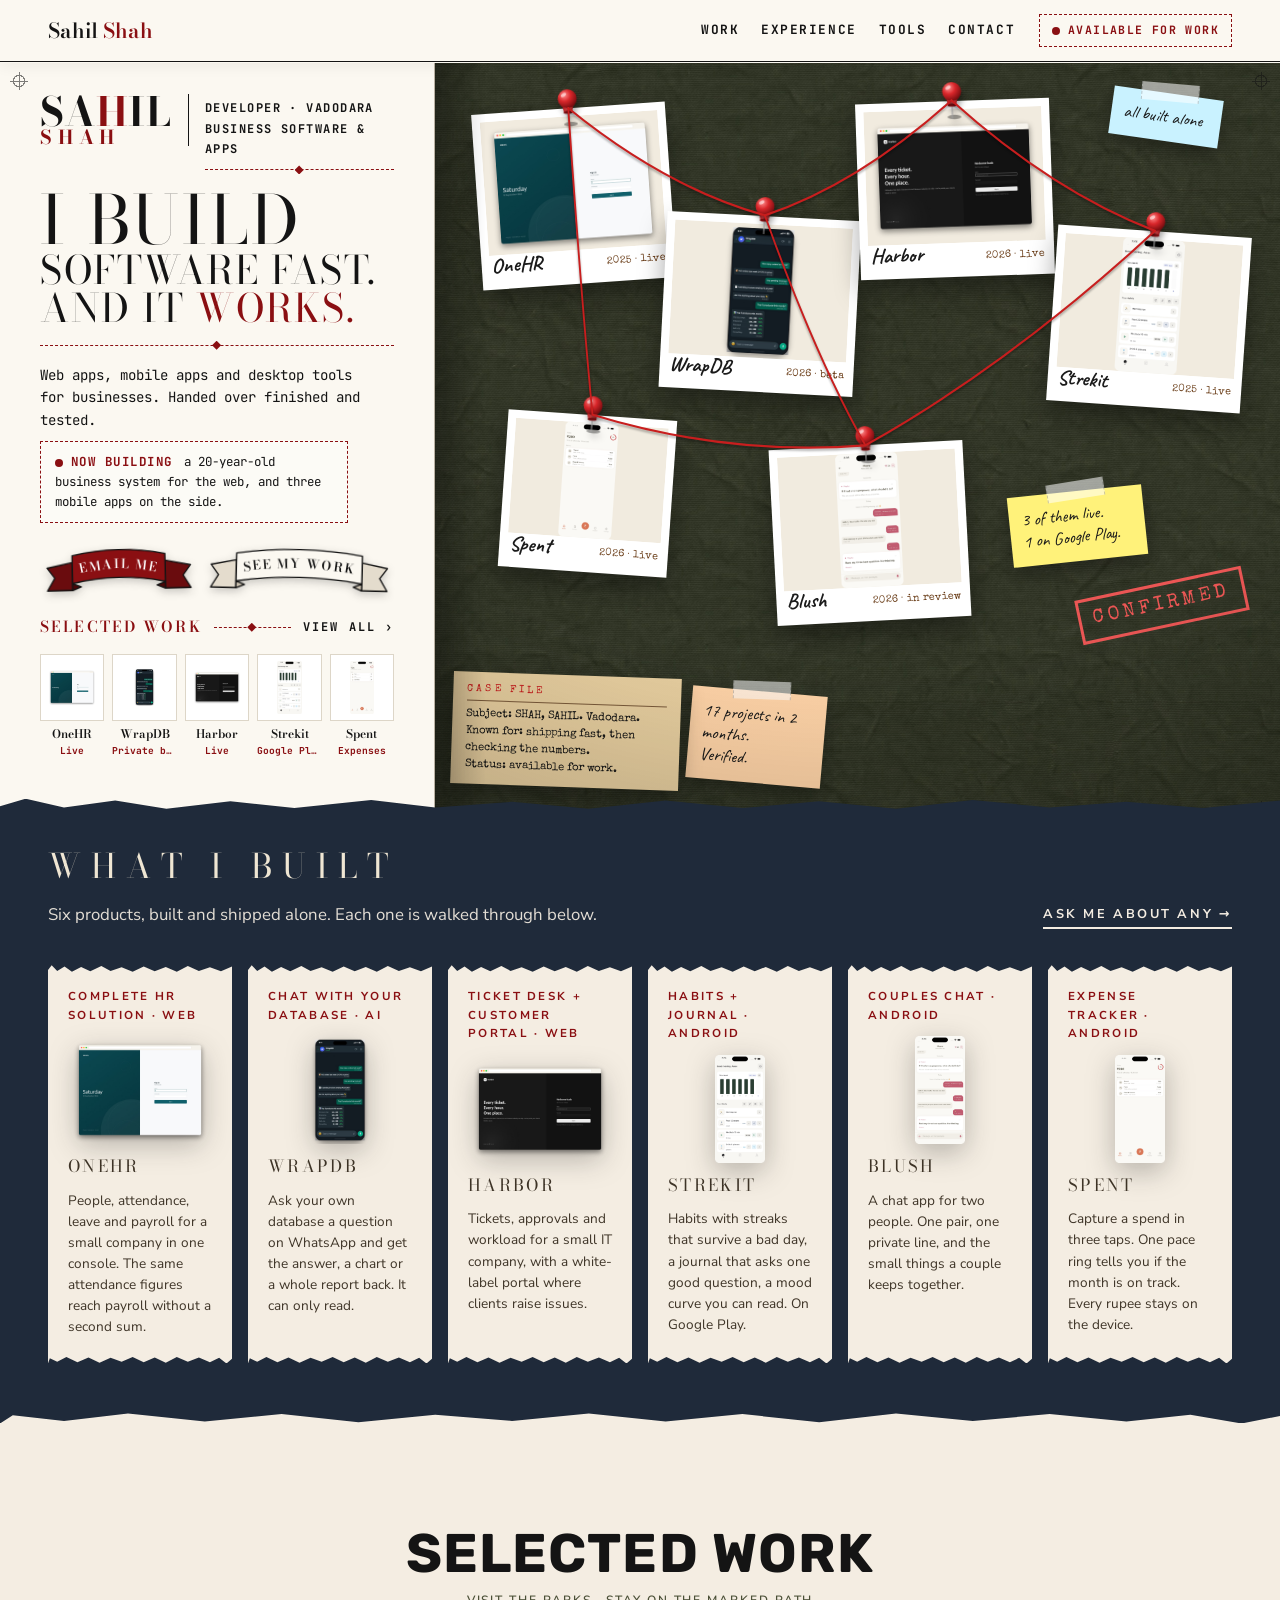
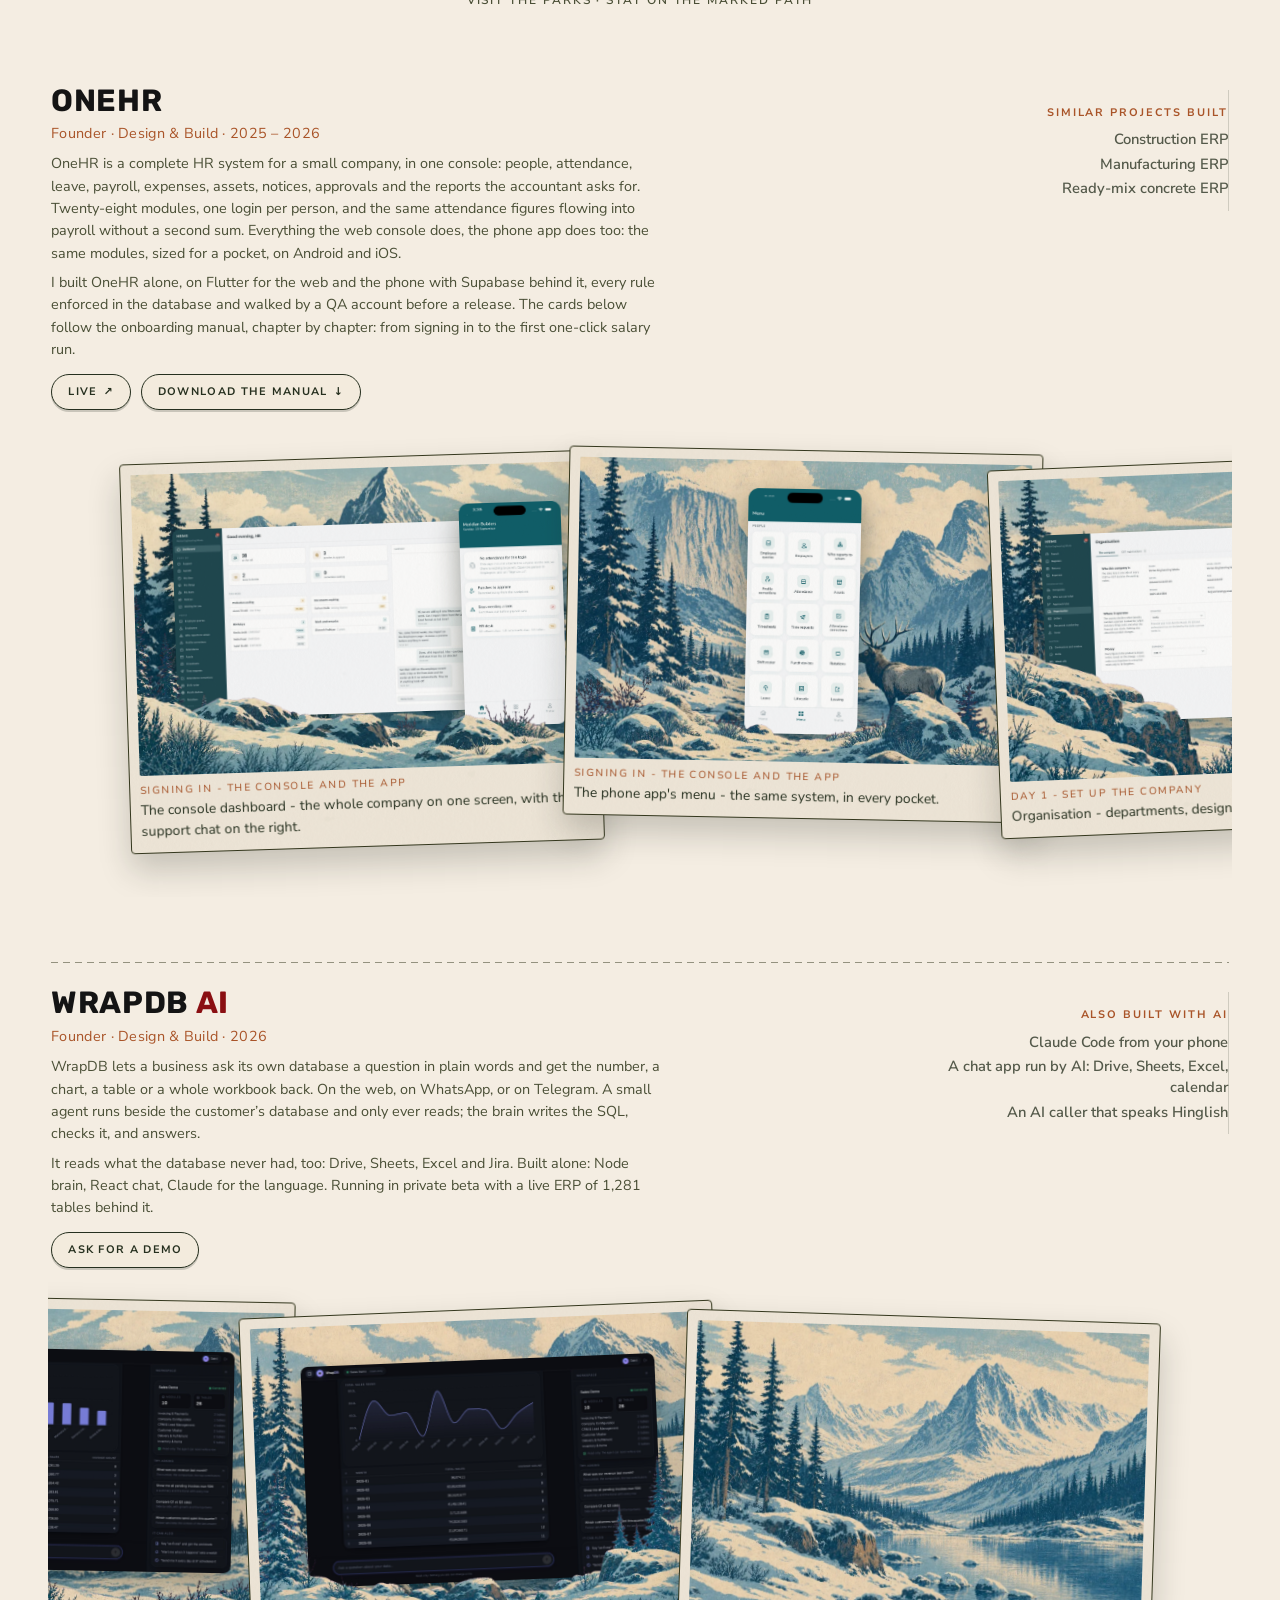
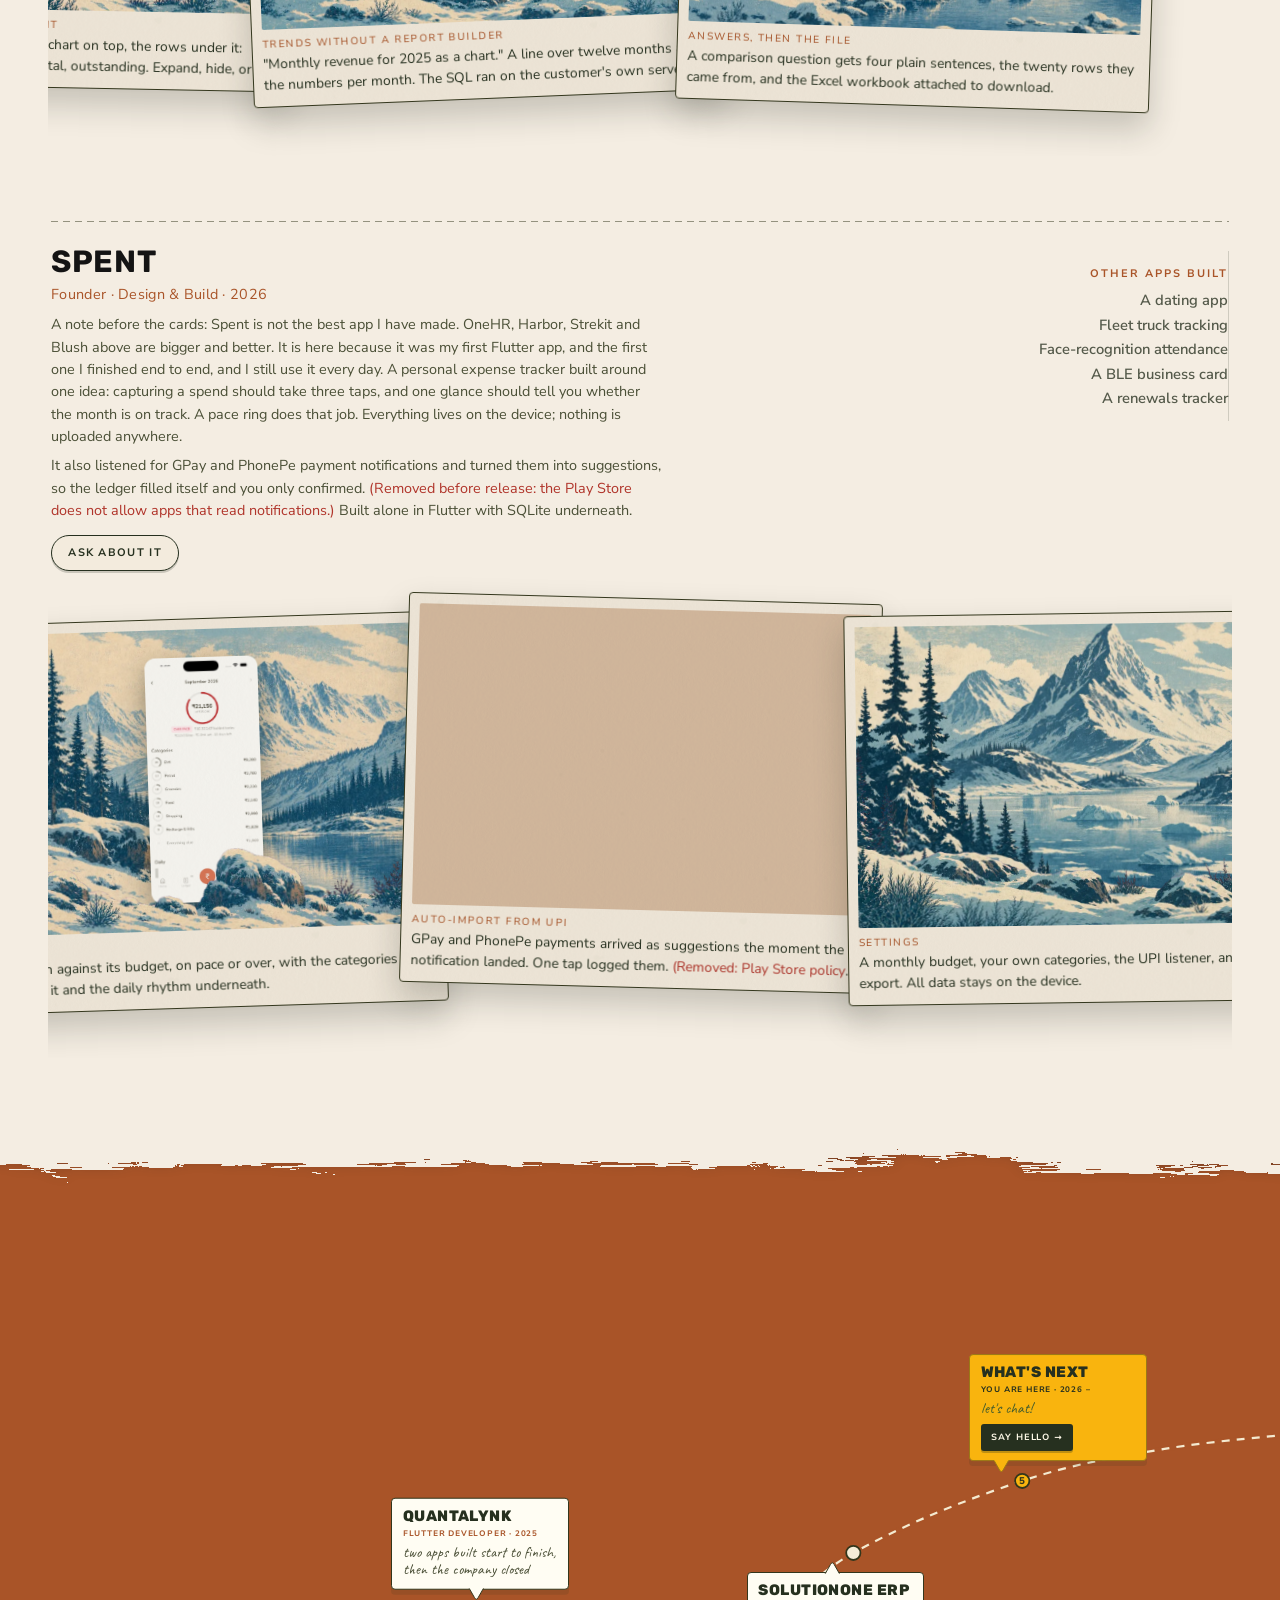
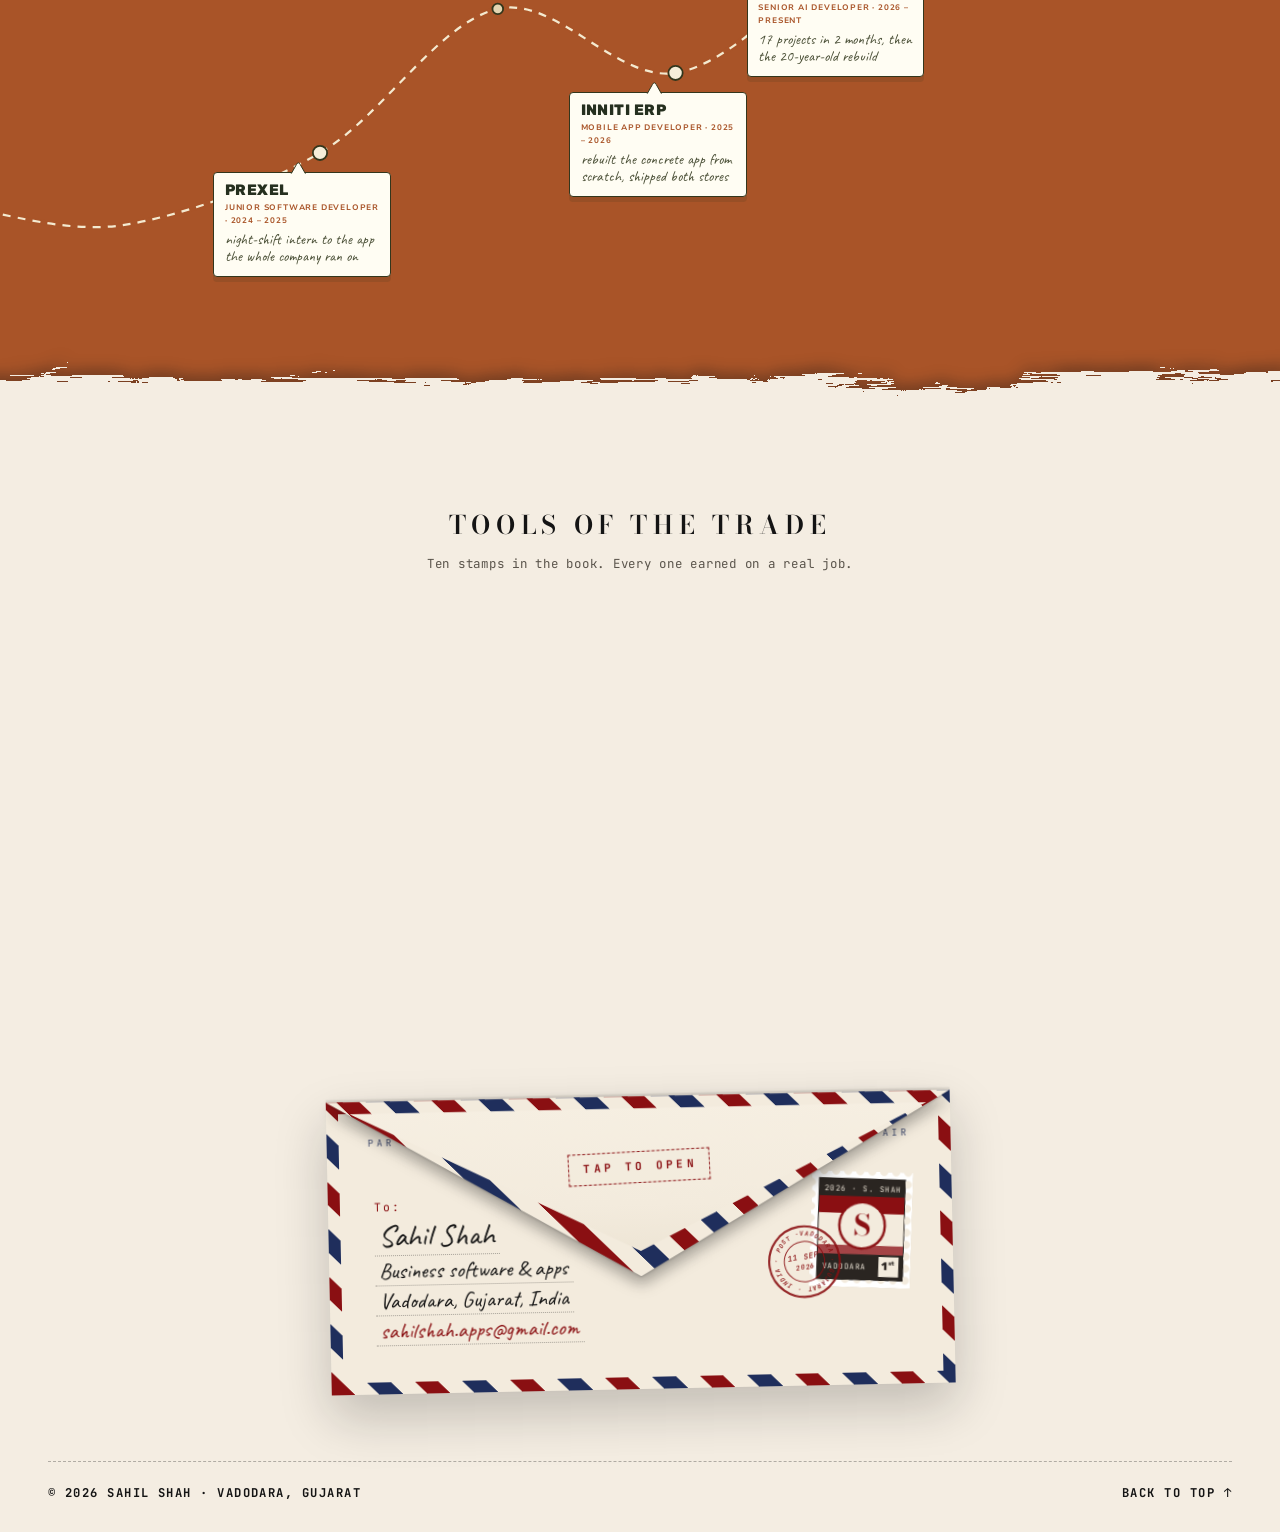
<file: index.html>
<!DOCTYPE html>
<html lang="en">
<head>
<meta charset="utf-8">
<meta name="viewport" content="width=device-width, initial-scale=1">
<title>Sahil Shah</title>
<meta name="description" content="Sahil Shah, developer from Vadodara, Gujarat. Business software, mobile apps and desktop tools, built fast and checked.">
<meta property="og:title" content="Sahil Shah">
<meta property="og:description" content="I build software fast. And it works. Business software, mobile apps and desktop tools from Vadodara, Gujarat.">
<meta property="og:type" content="website">
<meta name="theme-color" content="#F4EDE2">
<link rel="preconnect" href="https://fonts.googleapis.com">
<link rel="preconnect" href="https://fonts.gstatic.com" crossorigin>
<link rel="stylesheet" href="https://fonts.googleapis.com/css2?family=Bodoni+Moda:ital,wght@0,400;0,600;0,700;1,400&family=JetBrains+Mono:wght@400;700&family=Nunito+Sans:wght@400;700&family=Caveat:wght@500;700&family=Special+Elite&family=Mrs+Saint+Delafield&family=Rubik:wght@800&family=Caveat:wght@500;700&family=Courier+Prime:wght@400;700&display=swap">
<link rel="icon" href="data:image/svg+xml,%3Csvg xmlns='http://www.w3.org/2000/svg' viewBox='0 0 64 64'%3E%3Crect width='64' height='64' fill='%23FBF8F1'/%3E%3Ctext x='32' y='46' text-anchor='middle' font-family='Georgia,serif' font-size='40' fill='%238A0F12'%3ES%3C/text%3E%3C/svg%3E">
<link rel="stylesheet" href="css/styles.css">
<link rel="stylesheet" href="css/work.css">
<link rel="stylesheet" href="css/journey.css">
<link rel="stylesheet" href="css/stamps.css">
</head>
<body>
<a class="skip" href="#work">Skip to the work</a>

<header class="nav">
  <a class="nav__logo" href="#top">Sahil <em>Shah</em></a>
  <nav class="nav__links">
    <a href="#work" data-nav="work">Work</a><a href="#story" data-nav="story">Experience</a><a href="#tools" data-nav="tools">Tools</a><a href="#contact" data-nav="contact">Contact</a>
  </nav>
  <span class="nav__status"><i></i>Available for work</span>
</header>

<!-- the spread -->
<section class="spread" id="top">
  <i class="reg reg--tl"></i><i class="reg reg--tr"></i><i class="reg reg--bl"></i><i class="reg reg--br"></i>
  <div class="page">
    <div class="masthead">
      <span class="logo"><span class="logo__top">SA<em>H</em>IL</span><span class="logo__sub">SHAH</span></span>
      <div class="masthead__tag"><span>DEVELOPER · VADODARA<br>BUSINESS SOFTWARE &amp; APPS</span><i class="bowline"></i></div>
    </div>
    <h1 class="headline"><span class="hl1">I BUILD</span><span class="hl2">SOFTWARE FAST.</span><span class="hl3">AND IT <em>WORKS.</em></span></h1>
    <i class="dashrule"></i>
    <p class="lede">Web apps, mobile apps and desktop tools for businesses. Handed over finished and tested.</p>
    <p class="now"><i></i><span>NOW BUILDING</span> a 20-year-old business system for the web, and three mobile apps on the side.</p>
    <div class="ctas">
      <a class="ribbon ribbon--red ribbon--btn" href="#contact">EMAIL ME</a>
      <a class="ribbon ribbon--btn" href="#work">SEE MY WORK</a>
    </div>
    <div class="arrivals">
      <div class="arrivals__head"><span>SELECTED WORK</span><i class="bowline"></i><a href="#work">VIEW ALL &rsaquo;</a></div>
      <ul>
        <li><a href="#work"><span class="thumb"><img src="img/projects/onehr-framed.png" alt="" width="800" height="600"></span><b>OneHR</b><small>Live</small></a></li>
        <li><a href="#work"><span class="thumb"><img src="img/projects/wrapdb-framed.png" alt="" width="800" height="600"></span><b>WrapDB</b><small>Private beta</small></a></li>
        <li><a href="#work"><span class="thumb"><img src="img/projects/harbor-framed.png" alt="" width="800" height="600"></span><b>Harbor</b><small>Live</small></a></li>
        <li><a href="#work"><span class="thumb"><img src="img/projects/strekit-home-phone.png" alt="" width="800" height="600"></span><b>Strekit</b><small>Google Play</small></a></li>
        <li><a href="#work"><span class="thumb"><img src="img/projects/spent-home-phone.png" alt="" width="800" height="600"></span><b>Spent</b><small>Expenses</small></a></li>
      </ul>
    </div>
  </div>

  <div class="table" aria-label="Evidence board of the work">
    <svg class="ev__string" viewBox="0 0 1000 760" preserveAspectRatio="none" aria-hidden="true"></svg>
    <a class="ev__ph ph--1" href="#work"><i class="ev__pin"></i><img src="img/projects/onehr-framed.png" alt="OneHR" width="800" height="600"><b>OneHR</b><small>2025 · live</small></a>
    <a class="ev__ph ph--2" href="#work"><i class="ev__pin"></i><img src="img/projects/wrapdb-framed.png" alt="WrapDB" width="800" height="600"><b>WrapDB</b><small>2026 · beta</small></a>
    <a class="ev__ph ph--3" href="#work"><i class="ev__pin"></i><img src="img/projects/harbor-framed.png" alt="Harbor" width="800" height="600"><b>Harbor</b><small>2026 · live</small></a>
    <a class="ev__ph ph--4" href="#work"><i class="ev__pin"></i><img src="img/projects/strekit-home-phone.png" alt="Strekit" width="800" height="600"><b>Strekit</b><small>2025 · live</small></a>
    <a class="ev__ph ph--5" href="#work"><i class="ev__pin"></i><img src="img/projects/blush-chat-phone.png" alt="Blush" width="800" height="600"><b>Blush</b><small>2026 · in review</small></a>
    <a class="ev__ph ph--6" href="#work"><i class="ev__pin"></i><img src="img/projects/spent-home-phone.png" alt="Spent" width="800" height="600"><b>Spent</b><small>2026 · live</small></a>
    <div class="ev__note note--a">17 projects in 2 months.<br>Verified.</div>
    <div class="ev__note note--b">all built alone</div>
    <div class="ev__note note--c">3 of them live.<br>1 on Google Play.</div>
    <div class="ev__file">Subject: SHAH, SAHIL. Vadodara.<br>Known for: shipping fast, then checking the numbers.<br>Status: available for work.</div>
    <span class="ev__stamp">CONFIRMED</span>
  </div>
</section>

<main>
<!-- showcase: six projects, placeholders until the real ones land -->
<section class="band torn" id="work">
  <div class="band__in">
    <div class="band__head">
      <div>
        <h2 class="band__title"><span class="split">WHAT I BUILT</span></h2>
        <p class="band__lede">Six products, built and shipped alone. Each one is walked through below.</p>
      </div>
      <a class="band__link" href="#contact">ASK ME ABOUT ANY &rarr;</a>
    </div>
    <div class="shelf">
    <a class="tcard torn" href="#contact">
      <span class="tcard__k">COMPLETE HR SOLUTION · WEB</span>
      <img loading="lazy" decoding="async" src="img/projects/onehr-framed.png" alt="OneHR" width="800" height="600">
      <b>OneHR</b>
      <p>People, attendance, leave and payroll for a small company in one console. The same attendance figures reach payroll without a second sum.</p>
    </a>
    <a class="tcard torn" href="#contact">
      <span class="tcard__k">CHAT WITH YOUR DATABASE · AI</span>
      <img loading="lazy" decoding="async" src="img/projects/wrapdb-framed.png" alt="WrapDB" width="800" height="600">
      <b>WrapDB</b>
      <p>Ask your own database a question on WhatsApp and get the answer, a chart or a whole report back. It can only read.</p>
    </a>
    <a class="tcard torn" href="#contact">
      <span class="tcard__k">TICKET DESK + CUSTOMER PORTAL · WEB</span>
      <img loading="lazy" decoding="async" src="img/projects/harbor-framed.png" alt="Harbor" width="800" height="600">
      <b>Harbor</b>
      <p>Tickets, approvals and workload for a small IT company, with a white-label portal where clients raise issues.</p>
    </a>
    <a class="tcard torn" href="#contact">
      <span class="tcard__k">HABITS + JOURNAL · ANDROID</span>
      <img loading="lazy" decoding="async" src="img/projects/strekit-home-phone.png" alt="Strekit" width="800" height="600">
      <b>Strekit</b>
      <p>Habits with streaks that survive a bad day, a journal that asks one good question, a mood curve you can read. On Google Play.</p>
    </a>
    <a class="tcard torn" href="#contact">
      <span class="tcard__k">COUPLES CHAT · ANDROID</span>
      <img loading="lazy" decoding="async" src="img/projects/blush-chat-phone.png" alt="Blush" width="800" height="600">
      <b>Blush</b>
      <p>A chat app for two people. One pair, one private line, and the small things a couple keeps together.</p>
    </a>
    <a class="tcard torn" href="#contact">
      <span class="tcard__k">EXPENSE TRACKER · ANDROID</span>
      <img loading="lazy" decoding="async" src="img/projects/spent-home-phone.png" alt="Spent" width="800" height="600">
      <b>Spent</b>
      <p>Capture a spend in three taps. One pace ring tells you if the month is on track. Every rupee stays on the device.</p>
    </a>
    </div>
  </div>
</section>


<!-- selected work: his poster wall, one to one, images and words to be replaced -->
<section class="work" id="selected">
<header class="PosterWall-module__53wmDG__intro"><h2>Selected Work</h2><p>Visit the parks · Stay on the marked path</p></header><div class="PosterWall-module__53wmDG__focusBar"><button type="button" role="switch" aria-checked="false" aria-label="UI focus — blur the scenes to study the work" class="PosterWall-module__53wmDG__modeSwitch"><span class="PosterWall-module__53wmDG__modeSide" data-active="true"><svg viewBox="0 0 24 24" aria-hidden="true"><path d="M2.5 19 L9 8 L12.8 14.4 L15.8 9.6 L21.5 19 Z"></path><circle cx="18.4" cy="5.2" r="1.7"></circle></svg>Parks</span><span class="PosterWall-module__53wmDG__modeSide"><svg viewBox="0 0 24 24" aria-hidden="true"><rect x="7.5" y="3" width="9" height="18" rx="2.4"></rect><path d="M10.8 17.8 h2.4"></path></svg>UI Focus</span><span class="PosterWall-module__53wmDG__modeThumb" aria-hidden="true"></span></button></div><div class="PosterWall-module__53wmDG__carousels"><section id="facebook" data-park-sec="facebook" class="PosterWall-module__53wmDG__carousel"><div class="PosterWall-module__53wmDG__stackPlaque"><h3 class="PosterWall-module__53wmDG__plaqueName">OneHR</h3><p class="PosterWall-module__53wmDG__plaqueRole">Founder · Design &amp; Build<!-- --> · <!-- -->2025 – 2026</p><p class="PosterWall-module__53wmDG__plaqueOutcome">OneHR is a complete HR system for a small company, in one console: people, attendance, leave, payroll, expenses, assets, notices, approvals and the reports the accountant asks for. Twenty-eight modules, one login per person, and the same attendance figures flowing into payroll without a second sum. Everything the web console does, the phone app does too: the same modules, sized for a pocket, on Android and iOS.</p><p class="PosterWall-module__53wmDG__plaqueOutcome">I built OneHR alone, on Flutter for the web and the phone with Supabase behind it, every rule enforced in the database and walked by a QA account before a release. The cards below follow the onboarding manual, chapter by chapter: from signing in to the first one-click salary run.</p><div class="PosterWall-module__53wmDG__plaqueLinks"><a class="PosterWall-module__53wmDG__plaqueBtn" href="https://sahilshahcse.github.io/hrms-web/" target="_blank" rel="noopener noreferrer">Live<!-- --> <span aria-hidden="true">↗</span></a><a class="PosterWall-module__53wmDG__plaqueBtn" href="docs/OneHR-Manual.pdf" download="OneHR-Manual.pdf">Download the manual <span aria-hidden="true">↓</span></a></div><div class="pw__dreams" aria-label="Similar projects built"><span class="pw__dreamsTitle">Similar projects built</span><ul><li>Construction ERP</li><li>Manufacturing ERP</li><li>Ready-mix concrete ERP</li></ul></div></div><ul class="PosterWall-module__53wmDG__strip" data-strip="true" aria-label="OneHR postcards, in the order of the manual"><li data-scard="true" data-lag="0.95" class="PosterWall-module__53wmDG__cCard" style="--park-tint:color-mix(in srgb, #2e5546 30%, #ece5cf);rotate:-1.8deg;translate:0 9px"><div class="PosterWall-module__53wmDG__cardImg" data-pair=""><img class="PosterWall-module__53wmDG__cardMain" src="img/work/facebook-bg-1.webp" alt="" loading="lazy"/><img class="PosterWall-module__53wmDG__cardMock" src="img/work/manual/01-dashboard.jpg" alt="" loading="lazy"/><div class="PosterWall-module__53wmDG__cardUi"><img src="img/work/manual/m-home-phone.png" alt="" loading="lazy"/></div><img class="PosterWall-module__53wmDG__cardFg" src="img/work/facebook-fg-1.webp" alt="" loading="lazy"/></div><p class="PosterWall-module__53wmDG__cardCap"><small class="PosterWall-module__53wmDG__cardKick">Signing in - the console and the app</small>The console dashboard - the whole company on one screen, with the support chat on the right.</p><button type="button" class="PosterWall-module__53wmDG__cardHit" aria-label="View larger — Signing in - the console and the app · The console dashboard - the whole company on one screen, with the support chat on the right."></button></li><li data-scard="true" data-lag="1.05" class="PosterWall-module__53wmDG__cCard" style="--park-tint:color-mix(in srgb, #2e5546 30%, #ece5cf);rotate:1.1deg;translate:0 -8px"><div class="PosterWall-module__53wmDG__cardImg" data-ui=""><img class="PosterWall-module__53wmDG__cardMain" src="img/work/facebook-bg-2.webp" alt="" loading="lazy"/><div class="PosterWall-module__53wmDG__cardUi"><img src="img/work/manual/sim-menu-people-phone.png" alt="" loading="lazy"/></div><img class="PosterWall-module__53wmDG__cardFg" src="img/work/facebook-fg-2.webp" alt="" loading="lazy"/></div><p class="PosterWall-module__53wmDG__cardCap"><small class="PosterWall-module__53wmDG__cardKick">Signing in - the console and the app</small>The phone app&#x27;s menu - the same system, in every pocket.</p><button type="button" class="PosterWall-module__53wmDG__cardHit" aria-label="View larger — Signing in - the console and the app · The phone app&#x27;s menu - the same system, in every pocket."></button></li><li data-scard="true" data-lag="0.65" class="PosterWall-module__53wmDG__cCard" style="--park-tint:color-mix(in srgb, #2e5546 30%, #ece5cf);rotate:-2.3deg;translate:0 3px"><div class="PosterWall-module__53wmDG__cardImg" data-pair=""><img class="PosterWall-module__53wmDG__cardMain" src="img/work/facebook-bg-3.webp" alt="" loading="lazy"/><img class="PosterWall-module__53wmDG__cardMock" src="img/work/manual/40-organisation.jpg" alt="" loading="lazy"/><div class="PosterWall-module__53wmDG__cardUi"><img src="img/work/manual/m-company-phone.png" alt="" loading="lazy"/></div><img class="PosterWall-module__53wmDG__cardFg" src="img/work/facebook-fg-3.webp" alt="" loading="lazy"/></div><p class="PosterWall-module__53wmDG__cardCap"><small class="PosterWall-module__53wmDG__cardKick">Day 1 - Set up the company</small>Organisation - departments, designations and grades in one place.</p><button type="button" class="PosterWall-module__53wmDG__cardHit" aria-label="View larger — Day 1 - Set up the company · Organisation - departments, designations and grades in one place."></button></li><li data-scard="true" data-lag="0.9" class="PosterWall-module__53wmDG__cCard" style="--park-tint:color-mix(in srgb, #2e5546 30%, #ece5cf);rotate:1.8deg;translate:0 10px"><div class="PosterWall-module__53wmDG__cardImg" data-pair=""><img class="PosterWall-module__53wmDG__cardMain" src="img/work/facebook-bg-4.webp" alt="" loading="lazy"/><img class="PosterWall-module__53wmDG__cardMock" src="img/work/manual/43-shifts.jpg" alt="" loading="lazy"/><div class="PosterWall-module__53wmDG__cardUi"><img src="img/work/manual/m-attendance-phone.png" alt="" loading="lazy"/></div><img class="PosterWall-module__53wmDG__cardFg" src="img/work/facebook-fg-4.webp" alt="" loading="lazy"/></div><p class="PosterWall-module__53wmDG__cardCap"><small class="PosterWall-module__53wmDG__cardKick">Day 1 - Set up the company</small>Shifts - timings, grace and half-day rules.</p><button type="button" class="PosterWall-module__53wmDG__cardHit" aria-label="View larger — Day 1 - Set up the company · Shifts - timings, grace and half-day rules."></button></li><li data-scard="true" data-lag="1.15" class="PosterWall-module__53wmDG__cCard" style="--park-tint:color-mix(in srgb, #2e5546 30%, #ece5cf);rotate:-0.6deg;translate:0 -12px"><div class="PosterWall-module__53wmDG__cardImg" data-pair=""><img class="PosterWall-module__53wmDG__cardMain" src="img/work/facebook-bg-5.webp" alt="" loading="lazy"/><img class="PosterWall-module__53wmDG__cardMock" src="img/work/manual/02-employees.jpg" alt="" loading="lazy"/><div class="PosterWall-module__53wmDG__cardUi"><img src="img/work/manual/m-people-phone.png" alt="" loading="lazy"/></div><img class="PosterWall-module__53wmDG__cardFg" src="img/work/facebook-fg-5.webp" alt="" loading="lazy"/></div><p class="PosterWall-module__53wmDG__cardCap"><small class="PosterWall-module__53wmDG__cardKick">Day 2 - Bring your people in</small>The employee list - search, filter, import; every person is a card you can open.</p><button type="button" class="PosterWall-module__53wmDG__cardHit" aria-label="View larger — Day 2 - Bring your people in · The employee list - search, filter, import; every person is a card you can open."></button></li><li data-scard="true" data-lag="0.75" class="PosterWall-module__53wmDG__cCard" style="--park-tint:color-mix(in srgb, #2e5546 30%, #ece5cf);rotate:0.8deg;translate:0 6px"><div class="PosterWall-module__53wmDG__cardImg" data-pair=""><img class="PosterWall-module__53wmDG__cardMain" src="img/work/facebook-bg-6.webp" alt="" loading="lazy"/><img class="PosterWall-module__53wmDG__cardMock" src="img/work/manual/27-orgchart.jpg" alt="" loading="lazy"/><div class="PosterWall-module__53wmDG__cardUi"><img src="img/work/manual/m-employees-phone.png" alt="" loading="lazy"/></div><img class="PosterWall-module__53wmDG__cardFg" src="img/work/facebook-fg-6.webp" alt="" loading="lazy"/></div><p class="PosterWall-module__53wmDG__cardCap"><small class="PosterWall-module__53wmDG__cardKick">Day 2 - Bring your people in</small>Who reports to whom - the company as a tree, drawn from that one field.</p><button type="button" class="PosterWall-module__53wmDG__cardHit" aria-label="View larger — Day 2 - Bring your people in · Who reports to whom - the company as a tree, drawn from that one field."></button></li><li data-scard="true" data-lag="1" class="PosterWall-module__53wmDG__cCard" style="--park-tint:color-mix(in srgb, #2e5546 30%, #ece5cf);rotate:-1.5deg;translate:0 -4px"><div class="PosterWall-module__53wmDG__cardImg" data-pair=""><img class="PosterWall-module__53wmDG__cardMain" src="img/work/facebook-bg-1.webp" alt="" loading="lazy"/><img class="PosterWall-module__53wmDG__cardMock" src="img/work/manual/38-access.jpg" alt="" loading="lazy"/><div class="PosterWall-module__53wmDG__cardUi"><img src="img/work/manual/m-access-phone.png" alt="" loading="lazy"/></div><img class="PosterWall-module__53wmDG__cardFg" src="img/work/facebook-fg-1.webp" alt="" loading="lazy"/></div><p class="PosterWall-module__53wmDG__cardCap"><small class="PosterWall-module__53wmDG__cardKick">Day 3 - Give everyone the app</small>Access - one row per person: login, role, active or not.</p><button type="button" class="PosterWall-module__53wmDG__cardHit" aria-label="View larger — Day 3 - Give everyone the app · Access - one row per person: login, role, active or not."></button></li><li data-scard="true" data-lag="0.55" class="PosterWall-module__53wmDG__cCard" style="--park-tint:color-mix(in srgb, #2e5546 30%, #ece5cf);rotate:2.4deg;translate:0 7px"><div class="PosterWall-module__53wmDG__cardImg" data-pair=""><img class="PosterWall-module__53wmDG__cardMain" src="img/work/facebook-bg-2.webp" alt="" loading="lazy"/><img class="PosterWall-module__53wmDG__cardMock" src="img/work/manual/10-mytime.jpg" alt="" loading="lazy"/><div class="PosterWall-module__53wmDG__cardUi"><img src="img/work/manual/m-profile-phone.png" alt="" loading="lazy"/></div><img class="PosterWall-module__53wmDG__cardFg" src="img/work/facebook-fg-2.webp" alt="" loading="lazy"/></div><p class="PosterWall-module__53wmDG__cardCap"><small class="PosterWall-module__53wmDG__cardKick">Day 3 - Give everyone the app</small>What an employee sees - their own time, nothing else.</p><button type="button" class="PosterWall-module__53wmDG__cardHit" aria-label="View larger — Day 3 - Give everyone the app · What an employee sees - their own time, nothing else."></button></li><li data-scard="true" data-lag="0.85" class="PosterWall-module__53wmDG__cCard" style="--park-tint:color-mix(in srgb, #2e5546 30%, #ece5cf);rotate:-1.2deg;translate:0 13px"><div class="PosterWall-module__53wmDG__cardImg" data-pair=""><img class="PosterWall-module__53wmDG__cardMain" src="img/work/facebook-bg-3.webp" alt="" loading="lazy"/><img class="PosterWall-module__53wmDG__cardMock" src="img/work/manual/03-attendance.jpg" alt="" loading="lazy"/><div class="PosterWall-module__53wmDG__cardUi"><img src="img/work/manual/m-needs-a-look-phone.png" alt="" loading="lazy"/></div><img class="PosterWall-module__53wmDG__cardFg" src="img/work/facebook-fg-3.webp" alt="" loading="lazy"/></div><p class="PosterWall-module__53wmDG__cardCap"><small class="PosterWall-module__53wmDG__cardKick">Day 4-5 - Watch a live day</small>The attendance day - everyone&#x27;s in and out, colour-coded, with the open days flagged.</p><button type="button" class="PosterWall-module__53wmDG__cardHit" aria-label="View larger — Day 4-5 - Watch a live day · The attendance day - everyone&#x27;s in and out, colour-coded, with the open days flagged."></button></li><li data-scard="true" data-lag="0.95" class="PosterWall-module__53wmDG__cCard" style="--park-tint:color-mix(in srgb, #2e5546 30%, #ece5cf);rotate:-1.8deg;translate:0 9px"><div class="PosterWall-module__53wmDG__cardImg" data-pair=""><img class="PosterWall-module__53wmDG__cardMain" src="img/work/facebook-bg-4.webp" alt="" loading="lazy"/><img class="PosterWall-module__53wmDG__cardMock" src="img/work/manual/39-approval.jpg" alt="" loading="lazy"/><div class="PosterWall-module__53wmDG__cardUi"><img src="img/work/manual/m-leave-phone.png" alt="" loading="lazy"/></div><img class="PosterWall-module__53wmDG__cardFg" src="img/work/facebook-fg-4.webp" alt="" loading="lazy"/></div><p class="PosterWall-module__53wmDG__cardCap"><small class="PosterWall-module__53wmDG__cardKick">Day 4-5 - Watch a live day</small>Approvals - everything waiting for a decision, in one queue.</p><button type="button" class="PosterWall-module__53wmDG__cardHit" aria-label="View larger — Day 4-5 - Watch a live day · Approvals - everything waiting for a decision, in one queue."></button></li><li data-scard="true" data-lag="1.05" class="PosterWall-module__53wmDG__cCard" style="--park-tint:color-mix(in srgb, #2e5546 30%, #ece5cf);rotate:1.1deg;translate:0 -8px"><div class="PosterWall-module__53wmDG__cardImg" data-ui=""><img class="PosterWall-module__53wmDG__cardMain" src="img/work/facebook-bg-5.webp" alt="" loading="lazy"/><div class="PosterWall-module__53wmDG__cardUi"><img src="img/work/manual/sim-attendance-phone.png" alt="" loading="lazy"/></div><img class="PosterWall-module__53wmDG__cardFg" src="img/work/facebook-fg-5.webp" alt="" loading="lazy"/></div><p class="PosterWall-module__53wmDG__cardCap"><small class="PosterWall-module__53wmDG__cardKick">Attendance, every day</small>My attendance on the phone - the month at a glance, slide to punch at the bottom.</p><button type="button" class="PosterWall-module__53wmDG__cardHit" aria-label="View larger — Attendance, every day · My attendance on the phone - the month at a glance, slide to punch at the bottom."></button></li><li data-scard="true" data-lag="0.65" class="PosterWall-module__53wmDG__cCard" style="--park-tint:color-mix(in srgb, #2e5546 30%, #ece5cf);rotate:-2.3deg;translate:0 3px"><div class="PosterWall-module__53wmDG__cardImg" data-pair=""><img class="PosterWall-module__53wmDG__cardMain" src="img/work/facebook-bg-6.webp" alt="" loading="lazy"/><img class="PosterWall-module__53wmDG__cardMock" src="img/work/manual/05-leave.jpg" alt="" loading="lazy"/><div class="PosterWall-module__53wmDG__cardUi"><img src="img/work/manual/m-leave-phone.png" alt="" loading="lazy"/></div><img class="PosterWall-module__53wmDG__cardFg" src="img/work/facebook-fg-6.webp" alt="" loading="lazy"/></div><p class="PosterWall-module__53wmDG__cardCap"><small class="PosterWall-module__53wmDG__cardKick">Leave that runs itself</small>Leave on the console - balances, requests and the year, per person.</p><button type="button" class="PosterWall-module__53wmDG__cardHit" aria-label="View larger — Leave that runs itself · Leave on the console - balances, requests and the year, per person."></button></li><li data-scard="true" data-lag="0.9" class="PosterWall-module__53wmDG__cCard" style="--park-tint:color-mix(in srgb, #2e5546 30%, #ece5cf);rotate:1.8deg;translate:0 10px"><div class="PosterWall-module__53wmDG__cardImg" data-pair=""><img class="PosterWall-module__53wmDG__cardMain" src="img/work/facebook-bg-1.webp" alt="" loading="lazy"/><img class="PosterWall-module__53wmDG__cardMock" src="img/work/manual/09-payroll-month.jpg" alt="" loading="lazy"/><div class="PosterWall-module__53wmDG__cardUi"><img src="img/work/manual/m-payroll-phone.png" alt="" loading="lazy"/></div><img class="PosterWall-module__53wmDG__cardFg" src="img/work/facebook-fg-1.webp" alt="" loading="lazy"/></div><p class="PosterWall-module__53wmDG__cardCap"><small class="PosterWall-module__53wmDG__cardKick">Month end - payroll in one click</small>A processed month - every person, every rupee, one screen before you approve.</p><button type="button" class="PosterWall-module__53wmDG__cardHit" aria-label="View larger — Month end - payroll in one click · A processed month - every person, every rupee, one screen before you approve."></button></li><li data-scard="true" data-lag="1.15" class="PosterWall-module__53wmDG__cCard" style="--park-tint:color-mix(in srgb, #2e5546 30%, #ece5cf);rotate:-0.6deg;translate:0 -12px"><div class="PosterWall-module__53wmDG__cardImg" data-pair=""><img class="PosterWall-module__53wmDG__cardMain" src="img/work/facebook-bg-2.webp" alt="" loading="lazy"/><img class="PosterWall-module__53wmDG__cardMock" src="img/work/manual/06-payroll.jpg" alt="" loading="lazy"/><div class="PosterWall-module__53wmDG__cardUi"><img src="img/work/manual/m-my-tax-phone.png" alt="" loading="lazy"/></div><img class="PosterWall-module__53wmDG__cardFg" src="img/work/facebook-fg-2.webp" alt="" loading="lazy"/></div><p class="PosterWall-module__53wmDG__cardCap"><small class="PosterWall-module__53wmDG__cardKick">Month end - payroll in one click</small>Payroll, month by month - the year&#x27;s runs with their status.</p><button type="button" class="PosterWall-module__53wmDG__cardHit" aria-label="View larger — Month end - payroll in one click · Payroll, month by month - the year&#x27;s runs with their status."></button></li><li data-scard="true" data-lag="0.75" class="PosterWall-module__53wmDG__cCard" style="--park-tint:color-mix(in srgb, #2e5546 30%, #ece5cf);rotate:0.8deg;translate:0 6px"><div class="PosterWall-module__53wmDG__cardImg" data-pair=""><img class="PosterWall-module__53wmDG__cardMain" src="img/work/facebook-bg-3.webp" alt="" loading="lazy"/><img class="PosterWall-module__53wmDG__cardMock" src="img/work/manual/35-returns.jpg" alt="" loading="lazy"/><div class="PosterWall-module__53wmDG__cardUi"><img src="img/work/manual/m-payroll-phone.png" alt="" loading="lazy"/></div><img class="PosterWall-module__53wmDG__cardFg" src="img/work/facebook-fg-3.webp" alt="" loading="lazy"/></div><p class="PosterWall-module__53wmDG__cardCap"><small class="PosterWall-module__53wmDG__cardKick">PF, ESI, PT, TDS - the paperwork</small>Returns - the PF and ESI files in portal format, per month.</p><button type="button" class="PosterWall-module__53wmDG__cardHit" aria-label="View larger — PF, ESI, PT, TDS - the paperwork · Returns - the PF and ESI files in portal format, per month."></button></li><li data-scard="true" data-lag="1" class="PosterWall-module__53wmDG__cCard" style="--park-tint:color-mix(in srgb, #2e5546 30%, #ece5cf);rotate:-1.5deg;translate:0 -4px"><div class="PosterWall-module__53wmDG__cardImg" data-pair=""><img class="PosterWall-module__53wmDG__cardMain" src="img/work/facebook-bg-4.webp" alt="" loading="lazy"/><img class="PosterWall-module__53wmDG__cardMock" src="img/work/manual/07-registers.jpg" alt="" loading="lazy"/><div class="PosterWall-module__53wmDG__cardUi"><img src="img/work/manual/m-payroll-phone.png" alt="" loading="lazy"/></div><img class="PosterWall-module__53wmDG__cardFg" src="img/work/facebook-fg-4.webp" alt="" loading="lazy"/></div><p class="PosterWall-module__53wmDG__cardCap"><small class="PosterWall-module__53wmDG__cardKick">PF, ESI, PT, TDS - the paperwork</small>Registers - the inspector&#x27;s whole list, each one a download.</p><button type="button" class="PosterWall-module__53wmDG__cardHit" aria-label="View larger — PF, ESI, PT, TDS - the paperwork · Registers - the inspector&#x27;s whole list, each one a download."></button></li><li data-scard="true" data-lag="0.55" class="PosterWall-module__53wmDG__cCard" style="--park-tint:color-mix(in srgb, #2e5546 30%, #ece5cf);rotate:2.4deg;translate:0 7px"><div class="PosterWall-module__53wmDG__cardImg" data-pair=""><img class="PosterWall-module__53wmDG__cardMain" src="img/work/facebook-bg-5.webp" alt="" loading="lazy"/><img class="PosterWall-module__53wmDG__cardMock" src="img/work/manual/24-notices.jpg" alt="" loading="lazy"/><div class="PosterWall-module__53wmDG__cardUi"><img src="img/work/manual/m-notices-phone.png" alt="" loading="lazy"/></div><img class="PosterWall-module__53wmDG__cardFg" src="img/work/facebook-fg-5.webp" alt="" loading="lazy"/></div><p class="PosterWall-module__53wmDG__cardCap"><small class="PosterWall-module__53wmDG__cardKick">Everyday extras</small>Notices - publish once, reaches everyone.</p><button type="button" class="PosterWall-module__53wmDG__cardHit" aria-label="View larger — Everyday extras · Notices - publish once, reaches everyone."></button></li><li data-scard="true" data-lag="0.85" class="PosterWall-module__53wmDG__cCard" style="--park-tint:color-mix(in srgb, #2e5546 30%, #ece5cf);rotate:-1.2deg;translate:0 13px"><div class="PosterWall-module__53wmDG__cardImg" data-pair=""><img class="PosterWall-module__53wmDG__cardMain" src="img/work/facebook-bg-6.webp" alt="" loading="lazy"/><img class="PosterWall-module__53wmDG__cardMock" src="img/work/manual/28-assets.jpg" alt="" loading="lazy"/><div class="PosterWall-module__53wmDG__cardUi"><img src="img/work/manual/m-menu-phone.png" alt="" loading="lazy"/></div><img class="PosterWall-module__53wmDG__cardFg" src="img/work/facebook-fg-6.webp" alt="" loading="lazy"/></div><p class="PosterWall-module__53wmDG__cardCap"><small class="PosterWall-module__53wmDG__cardKick">Everyday extras</small>Assets - the company&#x27;s things and whose hands they are in.</p><button type="button" class="PosterWall-module__53wmDG__cardHit" aria-label="View larger — Everyday extras · Assets - the company&#x27;s things and whose hands they are in."></button></li></ul></section><section id="wrapdb" data-park-sec="wrapdb" class="PosterWall-module__53wmDG__carousel"><div class="PosterWall-module__53wmDG__stackPlaque"><h3 class="PosterWall-module__53wmDG__plaqueName">WrapDB <span class="pw__ai">AI</span></h3><p class="PosterWall-module__53wmDG__plaqueRole">Founder · Design &amp; Build<!-- --> · <!-- -->2026</p><p class="PosterWall-module__53wmDG__plaqueOutcome">WrapDB lets a business ask its own database a question in plain words and get the number, a chart, a table or a whole workbook back. On the web, on WhatsApp, or on Telegram. A small agent runs beside the customer’s database and only ever reads; the brain writes the SQL, checks it, and answers.</p><p class="PosterWall-module__53wmDG__plaqueOutcome">It reads what the database never had, too: Drive, Sheets, Excel and Jira. Built alone: Node brain, React chat, Claude for the language. Running in private beta with a live ERP of 1,281 tables behind it.</p><div class="PosterWall-module__53wmDG__plaqueLinks"><a class="PosterWall-module__53wmDG__plaqueBtn" href="#contact">Ask for a demo</a></div><div class="pw__dreams" aria-label="Also built with AI"><span class="pw__dreamsTitle">Also built with AI</span><ul><li>Claude Code from your phone</li><li>A chat app run by AI: Drive, Sheets, Excel, calendar</li><li>An AI caller that speaks Hinglish</li></ul></div></div><ul class="PosterWall-module__53wmDG__strip" data-strip="true" aria-label="WrapDB postcards"><li data-scard="true" data-lag="0.95" class="PosterWall-module__53wmDG__cCard" style="--park-tint:color-mix(in srgb, #2e3a5c 30%, #ece5cf);rotate:-1.8deg;translate:0 9px"><div class="PosterWall-module__53wmDG__cardImg"><img class="PosterWall-module__53wmDG__cardMain" src="img/work/facebook-bg-2.webp" alt="" loading="lazy"/><img class="PosterWall-module__53wmDG__cardMock" src="img/work/wrapdb/landing.jpg" alt="" loading="lazy"/><img class="PosterWall-module__53wmDG__cardFg" src="img/work/facebook-fg-2.webp" alt="" loading="lazy"/></div><p class="PosterWall-module__53wmDG__cardCap"><small class="PosterWall-module__53wmDG__cardKick">Ask in plain English</small>Sign in and ask. The workspace rail shows what is connected, the modules and tables it read, and questions worth trying. Every query is read-only.</p><button type="button" class="PosterWall-module__53wmDG__cardHit" aria-label="View larger — Ask in plain English · Sign in and ask. The workspace rail shows what is connected, the modules and tables it read, and questions worth trying. Every query is read-only."></button></li><li data-scard="true" data-lag="1.05" class="PosterWall-module__53wmDG__cCard" style="--park-tint:color-mix(in srgb, #2e3a5c 30%, #ece5cf);rotate:1.1deg;translate:0 -8px"><div class="PosterWall-module__53wmDG__cardImg"><img class="PosterWall-module__53wmDG__cardMain" src="img/work/facebook-bg-3.webp" alt="" loading="lazy"/><img class="PosterWall-module__53wmDG__cardMock" src="img/work/wrapdb/customers.jpg" alt="" loading="lazy"/><img class="PosterWall-module__53wmDG__cardFg" src="img/work/facebook-fg-3.webp" alt="" loading="lazy"/></div><p class="PosterWall-module__53wmDG__cardCap"><small class="PosterWall-module__53wmDG__cardKick">A chart and the table behind it</small>&quot;Top 10 customers by sales.&quot; A bar chart on top, the rows under it: customer, territory, invoice count, total, outstanding. Expand, hide, or ask the next thing.</p><button type="button" class="PosterWall-module__53wmDG__cardHit" aria-label="View larger — A chart and the table behind it · &quot;Top 10 customers by sales.&quot; A bar chart on top, the rows under it: customer, territory, invoice count, total, outstanding. Expand, hide, or ask the next thing."></button></li><li data-scard="true" data-lag="0.65" class="PosterWall-module__53wmDG__cCard" style="--park-tint:color-mix(in srgb, #2e3a5c 30%, #ece5cf);rotate:-2.3deg;translate:0 3px"><div class="PosterWall-module__53wmDG__cardImg"><img class="PosterWall-module__53wmDG__cardMain" src="img/work/facebook-bg-4.webp" alt="" loading="lazy"/><img class="PosterWall-module__53wmDG__cardMock" src="img/work/wrapdb/monthly.jpg" alt="" loading="lazy"/><img class="PosterWall-module__53wmDG__cardFg" src="img/work/facebook-fg-4.webp" alt="" loading="lazy"/></div><p class="PosterWall-module__53wmDG__cardCap"><small class="PosterWall-module__53wmDG__cardKick">Trends without a report builder</small>&quot;Monthly revenue for 2025 as a chart.&quot; A line over twelve months and the numbers per month. The SQL ran on the customer&#x27;s own server, read-only.</p><button type="button" class="PosterWall-module__53wmDG__cardHit" aria-label="View larger — Trends without a report builder · &quot;Monthly revenue for 2025 as a chart.&quot; A line over twelve months and the numbers per month. The SQL ran on the customer&#x27;s own server, read-only."></button></li><li data-scard="true" data-lag="0.9" class="PosterWall-module__53wmDG__cCard" style="--park-tint:color-mix(in srgb, #2e3a5c 30%, #ece5cf);rotate:1.8deg;translate:0 10px"><div class="PosterWall-module__53wmDG__cardImg"><img class="PosterWall-module__53wmDG__cardMain" src="img/work/facebook-bg-5.webp" alt="" loading="lazy"/><img class="PosterWall-module__53wmDG__cardMock" src="img/work/wrapdb/territory.jpg" alt="" loading="lazy"/><img class="PosterWall-module__53wmDG__cardFg" src="img/work/facebook-fg-5.webp" alt="" loading="lazy"/></div><p class="PosterWall-module__53wmDG__cardCap"><small class="PosterWall-module__53wmDG__cardKick">Answers, then the file</small>A comparison question gets four plain sentences, the twenty rows they came from, and the Excel workbook attached to download.</p><button type="button" class="PosterWall-module__53wmDG__cardHit" aria-label="View larger — Answers, then the file · A comparison question gets four plain sentences, the twenty rows they came from, and the Excel workbook attached to download."></button></li></ul></section><section id="spent" data-park-sec="spent" class="PosterWall-module__53wmDG__carousel"><div class="PosterWall-module__53wmDG__stackPlaque"><h3 class="PosterWall-module__53wmDG__plaqueName">Spent</h3><p class="PosterWall-module__53wmDG__plaqueRole">Founder · Design &amp; Build<!-- --> · <!-- -->2026</p><p class="PosterWall-module__53wmDG__plaqueOutcome">A note before the cards: Spent is not the best app I have made. OneHR, Harbor, Strekit and Blush above are bigger and better. It is here because it was my first Flutter app, and the first one I finished end to end, and I still use it every day. A personal expense tracker built around one idea: capturing a spend should take three taps, and one glance should tell you whether the month is on track. A pace ring does that job. Everything lives on the device; nothing is uploaded anywhere.</p><p class="PosterWall-module__53wmDG__plaqueOutcome">It also listened for GPay and PhonePe payment notifications and turned them into suggestions, so the ledger filled itself and you only confirmed. <span class="pw__cut">(Removed before release: the Play Store does not allow apps that read notifications.)</span> Built alone in Flutter with SQLite underneath.</p><div class="PosterWall-module__53wmDG__plaqueLinks"><a class="PosterWall-module__53wmDG__plaqueBtn" href="#contact">Ask about it</a></div><div class="pw__dreams" aria-label="Other apps built"><span class="pw__dreamsTitle">Other apps built</span><ul><li>A dating app</li><li>Fleet truck tracking</li><li>Face-recognition attendance</li><li>A BLE business card</li><li>A renewals tracker</li></ul></div></div><ul class="PosterWall-module__53wmDG__strip" data-strip="true" aria-label="Spent postcards"><li data-scard="true" data-lag="0.95" class="PosterWall-module__53wmDG__cCard" style="--park-tint:color-mix(in srgb, #a25933 30%, #ece5cf);rotate:-1.5deg;translate:0 -4px"><div class="PosterWall-module__53wmDG__cardImg" data-ui=""><img class="PosterWall-module__53wmDG__cardMain" src="img/work/facebook-bg-3.webp" alt="" loading="lazy"/><div class="PosterWall-module__53wmDG__cardUi"><img src="img/projects/spent-home-phone.png" alt="" loading="lazy"/></div><img class="PosterWall-module__53wmDG__cardFg" src="img/work/facebook-fg-3.webp" alt="" loading="lazy"/></div><p class="PosterWall-module__53wmDG__cardCap"><small class="PosterWall-module__53wmDG__cardKick">Home</small>Today at the top, the pace ring in the corner: how much of the month is gone against how much of the budget, and what is safe to spend today.</p><button type="button" class="PosterWall-module__53wmDG__cardHit" aria-label="View larger — Home · Today at the top, the pace ring in the corner: how much of the month is gone against how much of the budget, and what is safe to spend today."></button></li><li data-scard="true" data-lag="1.05" class="PosterWall-module__53wmDG__cCard" style="--park-tint:color-mix(in srgb, #a25933 30%, #ece5cf);rotate:2.4deg;translate:0 7px"><div class="PosterWall-module__53wmDG__cardImg" data-ui=""><img class="PosterWall-module__53wmDG__cardMain" src="img/work/facebook-bg-4.webp" alt="" loading="lazy"/><div class="PosterWall-module__53wmDG__cardUi"><img src="img/projects/spent-capture-phone.png" alt="" loading="lazy"/><img src="img/projects/spent-ledger-phone.png" alt="" loading="lazy"/></div><img class="PosterWall-module__53wmDG__cardFg" src="img/work/facebook-fg-4.webp" alt="" loading="lazy"/></div><p class="PosterWall-module__53wmDG__cardCap"><small class="PosterWall-module__53wmDG__cardKick">Capture and the ledger</small>Three taps to log a spend: amount, category, done. The ledger keeps every day with its total, newest first.</p><button type="button" class="PosterWall-module__53wmDG__cardHit" aria-label="View larger — Capture and the ledger · Three taps to log a spend: amount, category, done. The ledger keeps every day with its total, newest first."></button></li><li data-scard="true" data-lag="0.65" class="PosterWall-module__53wmDG__cCard" style="--park-tint:color-mix(in srgb, #a25933 30%, #ece5cf);rotate:-1.8deg;translate:0 9px"><div class="PosterWall-module__53wmDG__cardImg" data-ui=""><img class="PosterWall-module__53wmDG__cardMain" src="img/work/facebook-bg-5.webp" alt="" loading="lazy"/><div class="PosterWall-module__53wmDG__cardUi"><img src="img/projects/spent-insights-phone.png" alt="" loading="lazy"/></div><img class="PosterWall-module__53wmDG__cardFg" src="img/work/facebook-fg-5.webp" alt="" loading="lazy"/></div><p class="PosterWall-module__53wmDG__cardCap"><small class="PosterWall-module__53wmDG__cardKick">Insights</small>The month against its budget, on pace or over, with the categories that are eating it and the daily rhythm underneath.</p><button type="button" class="PosterWall-module__53wmDG__cardHit" aria-label="View larger — Insights · The month against its budget, on pace or over, with the categories that are eating it and the daily rhythm underneath."></button></li><li data-scard="true" data-lag="0.9" class="PosterWall-module__53wmDG__cCard" style="--park-tint:color-mix(in srgb, #a25933 30%, #ece5cf);rotate:1.5deg;translate:0 -11px"><div class="PosterWall-module__53wmDG__cardImg" data-ui=""><img class="PosterWall-module__53wmDG__cardMain" src="img/work/facebook-bg-6.webp" alt="" loading="lazy"/><div class="PosterWall-module__53wmDG__cardUi"><img src="img/projects/spent-imports-phone.png" alt="" loading="lazy"/></div><img class="PosterWall-module__53wmDG__cardFg" src="img/work/facebook-fg-6.webp" alt="" loading="lazy"/></div><p class="PosterWall-module__53wmDG__cardCap"><small class="PosterWall-module__53wmDG__cardKick">Auto-import from UPI</small>GPay and PhonePe payments arrived as suggestions the moment the notification landed. One tap logged them. <span class="pw__cut">(Removed: Play Store policy on reading notifications.)</span></p><button type="button" class="PosterWall-module__53wmDG__cardHit" aria-label="View larger — Auto-import from UPI, removed for Play Store policy"></button></li><li data-scard="true" data-lag="1.15" class="PosterWall-module__53wmDG__cCard" style="--park-tint:color-mix(in srgb, #a25933 30%, #ece5cf);rotate:-0.8deg;translate:0 4px"><div class="PosterWall-module__53wmDG__cardImg" data-ui=""><img class="PosterWall-module__53wmDG__cardMain" src="img/work/facebook-bg-1.webp" alt="" loading="lazy"/><div class="PosterWall-module__53wmDG__cardUi"><img src="img/projects/spent-settings-phone.png" alt="" loading="lazy"/></div><img class="PosterWall-module__53wmDG__cardFg" src="img/work/facebook-fg-1.webp" alt="" loading="lazy"/></div><p class="PosterWall-module__53wmDG__cardCap"><small class="PosterWall-module__53wmDG__cardKick">Settings</small>A monthly budget, your own categories, the UPI listener, and a CSV export. All data stays on the device.</p><button type="button" class="PosterWall-module__53wmDG__cardHit" aria-label="View larger — Settings · A monthly budget, your own categories, the UPI listener, and a CSV export. All data stays on the device."></button></li></ul></section></div></div>
</section>
<section class="jm" id="story" aria-labelledby="jm-title">
  <div class="jm__head"><h2 id="jm-title">Experience</h2><p>My journey · 2024 — present</p></div>
  <div class="jm__tear jm__tear--top" aria-hidden="true"><svg style="transform:scaleY(-1)" viewBox="0 0 1440 100" preserveAspectRatio="none"><defs><filter id="jm-tear-top" x="-2%" y="-100%" width="104%" height="300%"><feTurbulence type="fractalNoise" baseFrequency="0.006 0.08" numOctaves="4" seed="3" result="r"/><feDisplacementMap in="SourceGraphic" in2="r" scale="40" xChannelSelector="R" yChannelSelector="G" result="d"/><feTurbulence type="fractalNoise" baseFrequency="0.02 0.35" numOctaves="3" seed="8" result="f"/><feDisplacementMap in="d" in2="f" scale="18" xChannelSelector="R" yChannelSelector="G"/></filter></defs><rect x="-20" y="62" width="1480" height="400" filter="url(#jm-tear-top)"/></svg></div>
  <div class="jm__panel"><svg class="jm__map" viewBox="0 0 1440 1000" preserveAspectRatio="xMidYMid slice" aria-hidden="true"><defs><path id="jm-lp0" d="M 60 300 Q 230 230 420 300"/><path id="jm-lp1" d="M 880 470 Q 1080 400 1300 470"/><path id="jm-lp2" d="M 360 940 Q 560 900 760 940"/><path id="jm-lp3" d="M 1000 990 Q 1200 940 1420 990"/><path id="jm-lp4" d="M 20 990 Q 160 960 320 990"/><path id="jm-lp5" d="M 1040 190 Q 1200 130 1400 200"/></defs><g class="jm__terrain"><path class="jm__grat" d="M 360 0 V 1000"/><path class="jm__grat" d="M 720 0 V 1000"/><path class="jm__grat" d="M 1080 0 V 1000"/><path class="jm__grat" d="M 0 250 H 1440"/><path class="jm__grat" d="M 0 500 H 1440"/><path class="jm__grat" d="M 0 750 H 1440"/><path class="jm__contour" d="M 134.9 0.0 Q 131.9 10.0 130.0 12.5 Q 128.1 15.0 124.4 17.5 Q 120.7 20.0 117.8 20.9 Q 115.0 21.8 110.0 23.0 Q 105.0 24.2 102.5 24.7 Q 100.0 25.2 95.0 25.9 Q 90.0 26.7 85.0 27.3 Q 80.0 27.9 75.0 28.4 Q 70.0 28.9 65.4 29.4 Q 60.8 30.0 57.9 30.4 Q 55.0 30.7 50.0 31.7 Q 45.0 32.6 40.2 33.8 Q 35.4 35.0 32.7 35.7 Q 30.0 36.4 25.0 37.1 Q 20.0 37.7 15.0 37.2 Q 10.0 36.7 6.6 35.8 L 3.1 35.0"/><path class="jm__contour" d="M 151.0 0.0 Q 150.0 7.0 148.5 11.0 Q 147.1 15.0 145.1 17.5 Q 143.2 20.0 140.3 22.5 Q 137.3 25.0 133.7 27.4 Q 130.0 29.7 127.5 30.9 Q 125.0 32.0 120.0 33.3 Q 115.0 34.6 112.5 34.9 Q 110.0 35.2 105.0 35.4 Q 100.0 35.6 95.0 35.7 Q 90.0 35.7 85.0 35.9 Q 80.0 36.0 75.0 36.4 Q 70.0 36.9 65.0 37.7 Q 60.0 38.6 57.5 39.3 Q 54.9 40.0 50.0 42.0 Q 45.0 44.0 42.5 45.4 Q 40.0 46.8 37.5 48.4 Q 35.0 50.0 31.2 52.5 Q 27.3 55.0 23.7 56.5 Q 20.0 58.0 15.0 58.5 Q 10.0 58.9 5.0 57.8 L 0.0 56.7"/><path class="jm__contour" d="M 283.5 0.0 Q 290.0 3.3 295.0 3.9 Q 300.0 4.4 305.0 4.0 Q 310.0 3.6 315.0 2.4 L 320.0 1.2"/><path class="jm__contour" d="M 1419.5 0.0 Q 1420.4 5.0 1422.7 10.0 Q 1425.0 15.0 1427.5 17.5 Q 1430.0 19.9 1432.5 21.6 Q 1435.0 23.3 1437.2 19.2 L 1439.4 15.0"/><path class="jm__contour" d="M 0.0 763.4 Q 5.0 765.5 8.7 767.8 Q 12.4 770.0 13.8 772.5 Q 15.2 775.0 14.6 777.5 Q 14.0 780.0 12.0 783.1 Q 10.0 786.1 7.7 790.6 Q 5.4 795.0 5.1 797.5 Q 4.8 800.0 5.0 802.5 Q 5.2 805.0 6.3 810.0 Q 7.4 815.0 8.7 819.2 Q 10.0 823.4 10.7 826.7 Q 11.5 830.0 15.7 831.4 Q 20.0 832.8 24.3 833.9 Q 28.6 835.0 25.3 837.5 Q 22.0 840.0 18.5 841.8 Q 15.0 843.6 12.5 845.0 Q 10.0 846.5 7.5 848.2 Q 5.0 850.0 2.5 853.1 L 0.0 856.2"/><path class="jm__contour" d="M 0.0 870.5 Q 5.0 876.7 7.8 878.3 Q 10.6 880.0 15.3 882.4 Q 20.0 884.7 22.1 887.4 Q 24.2 890.0 22.1 893.5 Q 20.0 897.0 17.5 898.9 Q 15.0 900.8 10.0 902.4 L 5.0 904.0"/><path class="jm__contour" d="M 0.0 962.4 Q 5.0 965.6 8.1 967.8 Q 11.3 970.0 14.3 972.5 Q 17.3 975.0 19.7 977.5 Q 22.0 980.0 23.5 982.5 Q 25.0 985.0 24.8 987.5 Q 24.6 990.0 22.3 992.5 Q 19.9 995.0 22.2 997.5 L 24.5 1000.0"/><path class="jm__contour" d="M 1440.0 975.2 Q 1435.0 980.5 1430.0 981.6 Q 1425.0 982.7 1420.7 983.9 Q 1416.4 985.0 1413.2 986.4 Q 1410.0 987.9 1407.5 989.7 Q 1405.0 991.5 1404.5 995.7 L 1403.9 1000.0"/><path class="jm__contour" d="M 224.7 0.0 Q 215.5 5.0 212.8 5.8 Q 210.0 6.7 205.0 7.7 Q 200.0 8.7 195.0 9.1 Q 190.0 9.4 187.5 9.7 Q 185.0 10.0 180.0 12.4 Q 175.0 14.7 172.5 16.8 Q 170.0 18.9 167.5 20.8 Q 165.0 22.6 162.5 24.4 Q 160.0 26.1 157.5 28.1 Q 154.9 30.0 151.7 32.5 Q 148.5 35.0 144.3 37.5 Q 140.2 40.0 137.6 41.2 Q 135.0 42.4 131.0 43.7 Q 126.9 45.0 123.5 45.8 Q 120.0 46.5 115.0 46.7 Q 110.0 46.9 105.0 46.2 Q 100.0 45.4 97.5 45.0 Q 95.0 44.6 90.0 44.1 Q 85.0 43.6 80.0 43.6 Q 75.0 43.7 71.0 44.3 Q 66.9 45.0 63.5 46.2 Q 60.0 47.4 57.4 48.7 Q 54.9 50.0 52.0 52.5 Q 49.2 55.0 47.1 57.6 Q 45.0 60.2 42.5 63.7 Q 40.0 67.2 37.5 71.1 Q 35.1 75.0 33.7 77.5 Q 32.3 80.0 31.5 85.0 Q 30.6 90.0 32.8 93.5 Q 35.0 97.1 37.5 99.2 Q 40.0 101.4 43.5 103.2 Q 47.0 105.0 51.0 106.3 Q 55.0 107.6 60.0 108.6 Q 65.0 109.6 67.5 110.0 Q 70.0 110.4 75.0 112.2 Q 80.0 113.9 82.5 116.6 Q 85.0 119.2 85.2 122.1 Q 85.4 125.0 82.7 126.5 Q 80.0 127.9 75.0 128.3 Q 70.0 128.7 65.0 128.5 Q 60.0 128.2 55.0 127.8 Q 50.0 127.4 45.0 127.1 Q 40.0 126.7 35.0 126.6 Q 30.0 126.4 25.0 126.7 Q 20.0 127.0 15.0 128.0 Q 10.0 129.1 7.5 130.1 L 5.0 131.0"/><path class="jm__contour" d="M 255.8 0.0 Q 255.0 5.3 254.4 10.2 Q 253.7 15.0 256.7 17.5 Q 259.6 20.0 262.3 20.5 Q 265.0 21.0 270.0 21.3 Q 275.0 21.6 280.0 21.4 Q 285.0 21.3 290.0 21.2 Q 295.0 21.0 300.0 20.8 Q 305.0 20.6 307.5 20.2 Q 310.0 19.9 315.0 18.8 Q 320.0 17.7 323.9 16.3 Q 327.8 15.0 331.4 13.5 Q 335.0 12.0 337.5 10.7 Q 340.0 9.5 343.9 7.2 Q 347.9 5.0 351.4 2.6 L 355.0 0.1"/><path class="jm__contour" d="M 1396.8 0.0 Q 1400.0 9.6 1401.5 12.3 Q 1403.0 15.0 1405.2 17.5 Q 1407.4 20.0 1410.4 22.5 Q 1413.4 25.0 1416.4 27.5 Q 1419.4 30.0 1422.2 32.0 Q 1425.0 34.1 1427.5 35.4 Q 1430.0 36.8 1434.8 35.9 L 1439.6 35.0"/><path class="jm__contour" d="M 0.0 746.7 Q 7.1 750.0 11.0 751.7 Q 15.0 753.3 17.5 754.4 Q 20.0 755.4 25.0 757.5 Q 30.0 759.7 32.5 761.5 Q 35.0 763.2 37.5 766.4 Q 40.0 769.6 40.4 772.3 Q 40.9 775.0 40.2 777.5 Q 39.5 780.0 37.2 783.3 Q 35.0 786.6 32.5 789.8 Q 30.0 793.0 28.9 796.5 Q 27.7 800.0 28.9 803.3 Q 30.0 806.6 32.5 810.3 Q 35.0 813.9 37.5 816.2 Q 40.0 818.5 42.5 820.1 Q 45.0 821.6 49.1 823.3 Q 53.2 825.0 56.6 826.6 Q 60.0 828.3 60.0 829.5 Q 60.0 830.6 56.0 832.8 Q 52.1 835.0 51.1 840.0 Q 50.1 845.0 47.9 847.5 Q 45.8 850.0 42.9 851.8 Q 40.0 853.6 37.5 855.0 Q 35.0 856.3 32.5 858.2 Q 30.0 860.0 30.3 862.5 Q 30.6 865.0 34.4 867.5 Q 38.2 870.0 41.6 871.7 Q 45.0 873.3 47.5 875.1 Q 50.0 876.8 52.4 880.9 Q 54.7 885.0 52.4 889.9 Q 50.0 894.9 47.5 897.3 Q 45.0 899.7 42.6 902.4 Q 40.1 905.0 38.3 907.5 Q 36.5 910.0 35.2 912.5 Q 33.9 915.0 32.9 920.0 Q 31.8 925.0 31.6 930.0 Q 31.4 935.0 31.1 940.0 Q 30.8 945.0 31.2 950.0 Q 31.6 955.0 33.3 958.7 Q 35.0 962.3 37.5 965.6 Q 40.0 968.8 42.5 971.3 Q 45.0 973.8 47.5 975.9 Q 50.0 978.1 52.5 980.4 Q 55.0 982.7 56.5 986.3 Q 58.0 990.0 56.0 992.5 Q 53.9 995.0 57.0 995.6 Q 60.0 996.1 65.0 996.8 Q 70.0 997.4 75.0 997.9 Q 80.0 998.4 85.0 998.8 Q 90.0 999.2 95.0 999.5 L 100.0 999.9"/><path class="jm__contour" d="M 1440.0 942.8 Q 1439.6 950.0 1439.2 955.0 Q 1438.7 960.0 1436.9 965.0 Q 1435.2 970.0 1432.6 970.5 Q 1430.0 971.0 1425.0 971.8 Q 1420.0 972.7 1415.0 973.8 Q 1410.0 975.0 1407.5 976.0 Q 1405.0 977.0 1402.0 978.5 Q 1399.1 980.0 1395.6 982.5 Q 1392.1 985.0 1389.2 987.5 Q 1386.3 990.0 1383.2 992.3 Q 1380.0 994.6 1380.0 994.9 Q 1380.0 995.2 1385.0 997.3 L 1390.0 999.5"/><path class="jm__contourIndex" d="M 383.6 0.0 Q 376.1 5.0 373.0 6.7 Q 370.0 8.4 367.5 9.8 Q 365.0 11.1 361.2 13.1 Q 357.4 15.0 353.7 16.9 Q 350.0 18.8 347.5 20.2 Q 345.0 21.7 342.3 23.3 Q 339.6 25.0 336.1 27.5 Q 332.5 30.0 328.8 32.4 Q 325.0 34.7 322.5 35.8 Q 320.0 36.8 315.0 37.8 Q 310.0 38.8 305.0 39.1 Q 300.0 39.4 296.8 39.7 Q 293.7 40.0 289.3 40.8 Q 285.0 41.6 280.0 43.1 Q 275.0 44.5 272.5 45.3 Q 270.0 46.1 265.0 47.6 Q 260.0 49.1 257.5 49.6 Q 255.0 50.1 251.7 50.1 Q 248.5 50.0 244.2 48.2 Q 240.0 46.3 237.5 44.6 Q 235.0 42.9 232.5 41.2 Q 230.0 39.6 225.0 37.5 Q 220.0 35.5 217.5 35.2 Q 215.0 34.8 212.5 34.9 Q 210.0 35.0 205.0 36.4 Q 200.0 37.8 197.2 38.9 Q 194.3 40.0 189.7 42.4 Q 185.0 44.8 182.5 46.4 Q 180.0 48.0 177.5 49.4 Q 175.0 50.9 170.0 52.4 Q 165.0 53.9 160.0 54.2 Q 155.0 54.5 152.5 54.9 Q 150.0 55.3 145.0 56.1 Q 140.0 57.0 135.0 57.7 Q 130.0 58.4 125.0 58.9 Q 120.0 59.4 115.0 59.3 Q 110.0 59.3 105.0 58.2 Q 100.0 57.2 96.2 56.1 Q 92.5 55.0 88.7 54.1 Q 85.0 53.3 80.0 53.2 Q 75.0 53.2 72.1 54.1 Q 69.1 55.0 66.0 57.5 Q 62.8 60.0 60.9 62.5 Q 59.0 65.0 57.0 69.8 Q 55.0 74.7 54.6 77.3 Q 54.2 80.0 54.6 83.4 Q 55.0 86.7 57.5 89.7 Q 60.0 92.8 62.5 94.2 Q 65.0 95.6 70.0 97.1 Q 75.0 98.6 77.5 99.4 Q 80.0 100.2 85.0 102.3 Q 90.0 104.3 92.5 105.8 Q 95.0 107.2 97.5 109.0 Q 100.0 110.8 102.5 113.2 Q 105.0 115.5 107.5 117.9 Q 110.0 120.3 115.0 122.4 Q 120.0 124.5 122.5 124.8 Q 125.0 125.1 127.5 125.0 Q 130.0 125.0 135.0 123.7 Q 140.0 122.4 142.5 120.9 Q 145.0 119.5 148.9 117.3 Q 152.9 115.0 156.4 114.7 Q 160.0 114.4 162.5 116.3 Q 165.0 118.2 166.0 121.6 Q 166.9 125.0 165.9 127.5 Q 164.9 130.0 162.5 132.5 Q 160.0 135.0 155.8 137.5 Q 151.7 140.0 148.3 141.6 Q 145.0 143.2 142.5 144.4 Q 140.0 145.7 135.2 147.9 Q 130.4 150.0 127.7 151.2 Q 125.0 152.3 122.3 153.7 Q 119.5 155.0 114.8 156.6 Q 110.0 158.2 105.0 157.8 Q 100.0 157.3 97.4 156.1 Q 94.7 155.0 90.7 152.5 Q 86.8 150.0 83.4 148.1 Q 80.0 146.3 77.5 145.4 Q 75.0 144.6 70.0 144.3 Q 65.0 144.0 60.0 143.7 Q 55.0 143.4 50.0 143.1 Q 45.0 142.7 40.0 142.4 Q 35.0 142.1 30.0 142.0 Q 25.0 141.9 20.0 143.4 Q 15.0 144.9 12.5 147.2 Q 10.0 149.6 7.7 152.3 Q 5.5 155.0 3.2 157.5 L 1.0 160.0"/><path class="jm__contourIndex" d="M 1371.0 0.0 Q 1373.7 10.0 1374.5 12.5 Q 1375.3 15.0 1377.6 19.0 Q 1380.0 22.9 1382.5 25.5 Q 1385.0 28.1 1387.5 30.1 Q 1390.0 32.2 1392.5 34.0 Q 1395.0 35.8 1398.2 37.9 Q 1401.4 40.0 1405.3 42.5 Q 1409.2 45.0 1412.1 46.8 Q 1415.0 48.6 1417.5 49.8 Q 1420.0 51.0 1425.0 52.3 Q 1430.0 53.6 1435.0 53.6 L 1440.0 53.6"/><path class="jm__contourIndex" d="M 1440.0 545.3 Q 1439.4 555.0 1439.4 560.0 Q 1439.3 565.0 1439.3 570.0 Q 1439.3 575.0 1439.4 580.0 Q 1439.5 585.0 1439.8 587.6 L 1440.0 590.3"/><path class="jm__contourIndex" d="M 0.0 584.5 Q 1.5 590.0 2.9 595.0 Q 4.4 600.0 5.3 602.5 Q 6.2 605.0 7.9 610.0 Q 9.6 615.0 11.7 617.5 Q 13.8 620.0 16.9 622.0 Q 20.0 624.0 22.5 625.4 Q 25.0 626.7 28.2 628.3 Q 31.5 630.0 35.7 632.2 Q 40.0 634.4 42.5 635.9 Q 45.0 637.3 47.5 638.8 Q 50.0 640.3 52.5 642.8 Q 55.0 645.4 55.0 648.8 Q 55.0 652.2 52.5 654.9 Q 50.0 657.6 47.5 658.8 Q 45.0 660.1 40.0 661.8 Q 35.0 663.4 32.5 664.4 Q 30.0 665.3 25.3 667.7 Q 20.5 670.0 17.8 671.8 Q 15.0 673.6 12.5 675.2 Q 10.0 676.9 7.5 678.5 L 5.0 680.1"/><path class="jm__contourIndex" d="M 0.0 729.4 Q 5.0 731.9 7.8 733.4 Q 10.7 735.0 14.9 737.5 Q 19.2 740.0 22.1 741.2 Q 25.0 742.4 28.5 743.7 Q 32.0 745.0 36.0 746.5 Q 40.0 748.0 42.5 749.3 Q 45.0 750.7 47.7 752.8 Q 50.3 755.0 52.7 758.4 Q 55.0 761.8 56.8 765.9 Q 58.6 770.0 58.2 775.0 Q 57.9 780.0 56.5 783.1 Q 55.0 786.3 53.1 790.6 Q 51.2 795.0 52.5 800.0 Q 53.8 805.0 56.8 807.5 Q 59.8 810.0 62.4 811.4 Q 65.0 812.8 67.5 813.9 Q 70.0 815.1 75.0 817.1 Q 80.0 819.0 82.5 819.8 Q 85.0 820.7 90.0 822.4 Q 95.0 824.1 97.5 825.2 Q 100.0 826.3 103.1 828.1 Q 106.3 830.0 103.1 831.7 Q 100.0 833.5 95.0 833.9 Q 90.0 834.3 85.6 834.7 Q 81.3 835.0 85.6 836.6 Q 90.0 838.2 94.2 839.1 Q 98.4 840.0 99.8 842.5 Q 101.3 845.0 100.6 847.9 Q 100.0 850.8 98.2 855.4 Q 96.5 860.0 95.0 862.5 Q 93.5 865.0 91.7 869.3 Q 90.0 873.6 88.8 876.8 Q 87.7 880.0 86.3 882.5 Q 85.0 885.1 82.5 888.1 Q 80.0 891.1 77.5 893.2 Q 75.0 895.3 70.8 897.6 Q 66.6 900.0 63.3 901.9 Q 60.0 903.8 57.5 905.7 Q 55.0 907.6 52.5 910.3 Q 50.0 912.9 48.2 916.5 Q 46.4 920.0 46.2 925.0 Q 45.9 930.0 46.2 935.0 Q 46.6 940.0 47.3 945.0 Q 48.0 950.0 49.0 953.4 Q 50.0 956.9 52.5 960.5 Q 55.0 964.1 57.5 966.1 Q 60.0 968.2 62.5 969.8 Q 65.0 971.4 68.4 973.2 Q 71.8 975.0 75.7 977.5 Q 79.5 980.0 81.5 982.5 Q 83.4 985.0 83.6 990.0 Q 83.7 995.0 86.8 995.4 Q 90.0 995.9 95.0 996.5 Q 100.0 997.0 105.0 997.4 Q 110.0 997.8 115.0 998.2 Q 120.0 998.6 125.0 999.0 L 130.0 999.4"/><path class="jm__contourIndex" d="M 1440.0 844.6 Q 1438.2 850.0 1437.1 855.0 Q 1436.0 860.0 1436.3 865.0 Q 1436.5 870.0 1437.2 875.0 Q 1437.8 880.0 1438.2 885.0 Q 1438.5 890.0 1438.7 895.0 Q 1438.8 900.0 1438.9 905.0 Q 1439.0 910.0 1439.0 915.0 Q 1439.0 920.0 1438.8 925.0 Q 1438.7 930.0 1438.4 935.0 Q 1438.1 940.0 1437.7 945.0 Q 1437.2 950.0 1436.2 955.0 Q 1435.3 960.0 1432.6 960.7 Q 1430.0 961.4 1425.0 962.3 Q 1420.0 963.1 1415.6 964.0 Q 1411.2 965.0 1408.1 966.0 Q 1405.0 966.9 1401.4 968.5 Q 1397.8 970.0 1393.9 972.0 Q 1390.0 974.0 1387.5 975.5 Q 1385.0 976.9 1382.3 978.5 Q 1379.7 980.0 1375.1 982.5 Q 1370.6 985.0 1367.8 986.0 Q 1365.0 986.9 1360.0 987.3 Q 1355.0 987.7 1350.0 987.2 Q 1345.0 986.6 1340.0 986.1 Q 1335.0 985.5 1330.0 986.3 Q 1325.0 987.1 1321.7 988.5 Q 1318.5 990.0 1319.2 992.6 Q 1320.0 995.2 1325.0 995.4 Q 1330.0 995.6 1335.0 995.7 Q 1340.0 995.8 1345.0 995.9 Q 1350.0 996.1 1355.0 996.3 Q 1360.0 996.6 1365.0 997.2 Q 1370.0 997.9 1373.8 998.9 L 1377.6 1000.0"/><path class="jm__contour" d="M 422.6 0.0 Q 415.0 1.6 410.6 3.3 Q 406.2 5.0 403.1 6.4 Q 400.0 7.9 397.5 9.3 Q 395.0 10.7 391.0 12.8 Q 387.0 15.0 383.5 16.7 Q 380.0 18.4 377.5 19.6 Q 375.0 20.8 370.9 22.9 Q 366.9 25.0 363.4 26.9 Q 360.0 28.8 357.5 30.6 Q 355.0 32.4 352.5 34.7 Q 350.0 37.1 347.5 40.0 Q 345.0 43.0 342.5 45.7 Q 340.0 48.4 337.5 50.2 Q 335.0 52.0 331.7 53.5 Q 328.4 55.0 324.2 55.9 Q 320.0 56.8 315.0 57.1 Q 310.0 57.4 305.0 57.5 Q 300.0 57.6 295.0 58.5 Q 290.0 59.4 287.5 60.3 Q 285.0 61.1 280.7 63.0 Q 276.3 65.0 273.2 67.0 Q 270.0 68.9 267.5 70.9 Q 265.0 72.8 262.5 75.1 Q 260.0 77.3 257.5 79.7 Q 255.0 82.0 252.5 83.5 Q 250.0 85.1 247.4 85.0 Q 244.8 85.0 241.3 82.5 Q 237.7 80.0 235.0 77.5 Q 232.3 75.0 228.9 72.5 Q 225.6 70.0 222.8 68.2 Q 220.0 66.5 217.5 65.5 Q 215.0 64.5 211.7 64.7 Q 208.3 65.0 204.2 67.4 Q 200.0 69.7 197.5 71.3 Q 195.0 72.9 192.5 74.6 Q 190.0 76.2 187.4 78.1 Q 184.9 80.0 184.1 85.0 Q 183.2 90.0 186.6 92.1 Q 190.0 94.3 192.5 95.7 Q 195.0 97.1 197.5 98.6 Q 200.1 100.0 204.9 102.5 Q 209.7 105.0 212.3 106.8 Q 215.0 108.6 216.9 111.8 Q 218.8 115.0 218.2 120.0 Q 217.5 125.0 216.3 127.6 Q 215.0 130.2 212.5 132.7 Q 210.0 135.3 206.1 137.6 Q 202.2 140.0 198.6 141.6 Q 195.0 143.2 192.5 144.2 Q 190.0 145.3 185.0 146.9 Q 180.0 148.5 177.5 149.3 Q 175.0 150.1 170.0 151.2 Q 165.0 152.3 160.0 153.5 Q 155.0 154.7 152.5 155.3 Q 150.0 156.0 145.0 157.8 Q 140.0 159.6 137.5 160.9 Q 135.0 162.1 132.5 163.6 Q 130.0 165.2 126.6 167.6 Q 123.1 170.0 119.1 172.5 Q 115.0 175.0 112.5 175.8 Q 110.0 176.5 105.0 176.8 Q 100.0 177.1 95.0 176.2 Q 90.0 175.2 87.5 174.4 Q 85.0 173.7 80.0 172.5 Q 75.0 171.3 70.0 171.4 Q 65.0 171.5 60.0 171.6 Q 55.0 171.7 50.0 171.8 Q 45.0 171.9 40.0 172.1 Q 35.0 172.4 30.0 172.9 Q 25.0 173.4 22.0 174.2 Q 19.1 175.0 14.5 176.8 Q 10.0 178.5 7.5 180.1 Q 5.0 181.7 2.5 183.9 L 0.0 186.1"/><path class="jm__contour" d="M 497.9 0.0 Q 504.8 5.0 507.4 6.5 Q 510.0 8.0 515.0 8.8 Q 520.0 9.6 525.0 8.9 Q 530.0 8.2 535.0 7.1 Q 540.0 6.0 543.6 5.5 Q 547.2 5.0 551.1 4.9 Q 555.0 4.8 557.5 5.1 Q 560.0 5.4 565.0 6.7 Q 570.0 8.0 574.5 9.0 Q 578.9 10.0 582.0 10.5 Q 585.0 11.0 590.0 11.6 Q 595.0 12.2 600.0 12.6 Q 605.0 12.9 610.0 12.9 Q 615.0 13.0 620.0 13.3 Q 625.0 13.6 630.0 13.8 Q 635.0 14.0 640.0 13.1 Q 645.0 12.1 647.2 8.5 L 649.4 5.0"/><path class="jm__contour" d="M 1351.5 0.0 Q 1352.7 10.0 1353.4 15.0 Q 1354.1 20.0 1355.3 22.5 Q 1356.5 25.0 1358.2 28.2 Q 1360.0 31.4 1362.0 35.7 Q 1364.0 40.0 1365.3 42.5 Q 1366.5 45.0 1368.3 47.6 Q 1370.0 50.2 1373.1 52.6 Q 1376.2 55.0 1380.6 56.4 Q 1385.0 57.9 1388.7 58.9 Q 1392.4 60.0 1396.2 61.1 Q 1400.0 62.2 1403.4 63.6 Q 1406.9 65.0 1410.9 67.3 Q 1415.0 69.6 1417.5 71.2 Q 1420.0 72.7 1422.5 74.2 Q 1425.0 75.7 1428.4 77.8 Q 1431.7 80.0 1434.5 82.5 L 1437.2 85.0"/><path class="jm__contour" d="M 120.0 69.9 Q 115.0 70.1 110.0 70.1 Q 105.0 70.1 100.0 70.1 Q 95.0 70.1 90.0 71.4 Q 85.0 72.6 83.3 76.3 Q 81.6 80.0 83.3 83.1 Q 85.0 86.3 87.5 88.2 Q 90.0 90.2 94.9 92.6 Q 99.7 95.0 102.4 96.2 Q 105.0 97.4 107.9 98.7 Q 110.8 100.0 115.4 101.1 Q 120.0 102.3 125.0 101.5 Q 130.0 100.7 132.5 99.7 Q 135.0 98.7 138.7 96.9 Q 142.4 95.0 146.2 92.6 Q 150.0 90.1 152.3 87.6 Q 154.6 85.0 152.3 80.9 Q 150.0 76.8 147.5 75.3 Q 145.0 73.8 140.0 72.5 Q 135.0 71.1 130.0 70.6 Q 125.0 70.0 122.5 70.0 L 120.0 69.9"/><path class="jm__contour" d="M 1440.0 521.4 Q 1439.0 515.0 1438.7 510.0 Q 1438.3 505.0 1438.0 500.0 Q 1437.6 495.0 1436.6 490.0 Q 1435.7 485.0 1432.9 484.9 Q 1430.0 484.7 1427.5 485.4 Q 1425.0 486.2 1420.0 488.0 Q 1415.0 489.8 1412.5 491.4 Q 1410.0 492.9 1407.5 494.6 Q 1405.0 496.3 1403.7 500.7 Q 1402.4 505.0 1403.7 508.2 Q 1405.0 511.3 1407.5 515.1 Q 1410.0 518.9 1412.5 521.4 Q 1415.0 523.8 1417.5 525.7 Q 1420.0 527.6 1422.5 529.4 Q 1425.0 531.1 1427.7 533.0 Q 1430.4 535.0 1432.8 537.5 Q 1435.2 540.0 1435.7 545.0 Q 1436.2 550.0 1436.5 555.0 Q 1436.8 560.0 1436.9 565.0 Q 1437.0 570.0 1437.0 575.0 Q 1437.1 580.0 1437.2 585.0 Q 1437.4 590.0 1437.9 595.0 Q 1438.5 600.0 1439.3 605.0 L 1440.0 610.0"/><path class="jm__contour" d="M 0.0 538.3 Q 5.0 540.6 9.9 542.8 Q 14.8 545.0 17.4 546.3 Q 20.0 547.5 22.9 548.8 Q 25.7 550.0 30.1 552.5 Q 34.5 555.0 35.9 557.5 Q 37.3 560.0 35.5 562.5 Q 33.7 565.0 30.5 567.5 Q 27.3 570.0 25.1 572.5 Q 22.8 575.0 23.9 580.0 Q 25.0 585.0 27.5 586.8 Q 30.0 588.7 32.5 590.4 Q 35.0 592.0 37.5 593.7 Q 40.0 595.5 42.9 597.7 Q 45.9 600.0 48.3 602.5 Q 50.6 605.0 52.0 610.0 Q 53.5 615.0 55.6 617.5 Q 57.7 620.0 61.4 622.3 Q 65.0 624.5 67.5 625.8 Q 70.0 627.1 73.1 628.5 Q 76.3 630.0 80.6 632.1 Q 85.0 634.1 87.5 636.0 Q 90.0 637.9 92.5 641.0 Q 95.0 644.1 96.4 647.0 Q 97.7 650.0 98.5 655.0 Q 99.3 660.0 98.5 665.0 Q 97.7 670.0 96.4 673.2 Q 95.0 676.4 92.5 679.5 Q 90.0 682.6 87.5 684.9 Q 85.0 687.2 82.5 689.2 Q 80.0 691.2 77.5 693.1 Q 75.0 695.0 70.5 697.5 Q 66.0 700.0 63.0 700.2 Q 60.0 700.3 57.5 699.7 Q 55.0 699.1 50.0 697.6 Q 45.0 696.2 40.0 695.8 Q 35.0 695.3 30.0 697.0 Q 25.0 698.7 22.5 700.0 Q 20.0 701.2 16.3 703.1 Q 12.6 705.0 13.8 709.3 Q 15.0 713.5 17.5 715.1 Q 20.0 716.7 22.9 718.4 Q 25.7 720.0 30.4 721.4 Q 35.0 722.8 40.0 723.3 Q 45.0 723.7 50.0 723.9 Q 55.0 724.0 57.5 724.5 Q 60.1 725.0 64.2 727.5 Q 68.3 730.0 71.0 732.5 Q 73.7 735.0 76.7 737.5 Q 79.7 740.0 80.9 742.5 Q 82.1 745.0 81.5 750.0 Q 80.9 755.0 80.9 760.0 Q 80.9 765.0 81.7 770.0 Q 82.4 775.0 81.2 778.9 Q 80.0 782.9 77.8 786.4 Q 75.7 790.0 74.9 792.5 Q 74.1 795.0 74.6 797.6 Q 75.0 800.2 78.9 802.6 Q 82.8 805.0 86.4 805.7 Q 90.0 806.4 95.0 806.9 Q 100.0 807.4 105.0 808.2 Q 110.0 809.0 112.5 810.0 Q 115.0 811.0 118.1 813.0 Q 121.2 815.0 123.5 817.5 Q 125.9 820.0 127.9 825.0 Q 130.0 830.0 130.9 832.5 Q 131.7 835.0 131.0 840.0 Q 130.3 845.0 129.7 847.5 Q 129.0 850.0 127.9 855.0 Q 126.8 860.0 125.9 864.3 Q 125.0 868.6 123.8 871.8 Q 122.6 875.0 121.3 877.6 Q 120.0 880.1 117.5 882.9 Q 115.0 885.7 112.5 887.9 Q 110.0 890.0 106.3 892.5 Q 102.7 895.0 98.8 897.1 Q 95.0 899.2 92.5 900.3 Q 90.0 901.5 85.4 903.2 Q 80.8 905.0 77.9 906.1 Q 75.0 907.2 72.0 908.6 Q 69.1 910.0 65.8 912.5 Q 62.4 915.0 60.7 917.5 Q 58.9 920.0 58.6 925.0 Q 58.4 930.0 59.2 934.3 Q 60.0 938.7 61.0 941.8 Q 62.0 945.0 63.5 949.0 Q 65.0 953.0 67.5 956.5 Q 70.0 960.0 72.5 961.6 Q 75.0 963.2 77.5 964.8 Q 80.0 966.3 82.9 968.1 Q 85.9 970.0 89.2 972.5 Q 92.5 975.0 94.9 977.5 Q 97.4 980.0 99.1 982.5 Q 100.7 985.0 102.9 988.4 Q 105.0 991.8 107.5 993.4 Q 110.0 995.1 115.0 995.3 Q 120.0 995.5 125.0 995.4 Q 130.0 995.3 132.5 994.8 Q 135.0 994.3 138.4 992.2 Q 141.8 990.0 145.6 987.5 Q 149.3 985.0 152.2 984.0 Q 155.0 983.0 160.0 982.7 Q 165.0 982.4 170.0 982.8 Q 175.0 983.2 180.0 983.8 Q 185.0 984.4 187.5 984.9 Q 190.0 985.3 195.0 986.4 Q 200.0 987.6 204.6 988.8 Q 209.1 990.0 212.1 991.0 Q 215.0 992.1 219.5 993.5 Q 223.9 995.0 219.5 995.2 Q 215.0 995.4 210.0 995.5 Q 205.0 995.7 200.0 995.9 Q 195.0 996.1 190.0 996.4 Q 185.0 996.6 180.0 997.0 Q 175.0 997.4 170.0 998.2 L 165.0 998.9"/><path class="jm__contour" d="M 1440.0 808.4 Q 1437.6 815.0 1436.6 820.0 Q 1435.5 825.0 1434.9 827.5 Q 1434.4 830.0 1429.7 832.3 Q 1425.0 834.5 1424.4 837.3 Q 1423.8 840.0 1424.0 845.0 Q 1424.3 850.0 1424.1 855.0 Q 1423.9 860.0 1424.0 865.0 Q 1424.1 870.0 1424.6 872.5 Q 1425.1 875.0 1427.5 880.0 Q 1429.8 885.0 1432.0 887.5 Q 1434.2 890.0 1434.9 892.5 Q 1435.6 895.0 1436.1 900.0 Q 1436.6 905.0 1436.8 910.0 Q 1437.0 915.0 1437.0 920.0 Q 1437.0 925.0 1436.8 930.0 Q 1436.5 935.0 1436.0 940.0 Q 1435.6 945.0 1432.8 947.4 Q 1430.0 949.7 1427.5 950.2 Q 1425.0 950.7 1420.0 951.9 Q 1415.0 953.1 1412.2 954.1 Q 1409.3 955.0 1404.7 956.9 Q 1400.0 958.8 1397.5 960.0 Q 1395.0 961.2 1391.1 963.1 Q 1387.1 965.0 1383.6 966.7 Q 1380.0 968.4 1377.5 969.5 Q 1375.0 970.6 1370.0 972.1 Q 1365.0 973.6 1360.0 974.1 Q 1355.0 974.6 1350.0 974.7 Q 1345.0 974.7 1340.0 974.8 Q 1335.0 974.9 1332.5 975.0 Q 1330.0 975.2 1325.0 975.8 Q 1320.0 976.5 1315.0 977.2 Q 1310.0 977.9 1305.0 978.6 Q 1300.0 979.3 1297.5 979.7 Q 1295.0 980.1 1290.0 981.1 Q 1285.0 982.2 1280.0 983.4 Q 1275.0 984.6 1272.5 985.6 Q 1270.0 986.7 1266.8 988.3 Q 1263.6 990.0 1261.5 992.5 Q 1259.5 995.0 1262.2 995.2 Q 1265.0 995.4 1270.0 995.6 Q 1275.0 995.9 1280.0 996.1 Q 1285.0 996.3 1290.0 996.5 Q 1295.0 996.7 1300.0 996.8 Q 1305.0 997.0 1310.0 997.2 Q 1315.0 997.3 1320.0 997.5 Q 1325.0 997.6 1330.0 997.8 Q 1335.0 998.0 1340.0 998.2 Q 1345.0 998.4 1350.0 998.8 Q 1355.0 999.2 1357.9 999.6 L 1360.9 1000.0"/><path class="jm__contour" d="M 639.3 1000.0 Q 630.0 999.2 625.0 998.9 Q 620.0 998.6 615.0 998.5 Q 610.0 998.4 605.0 999.1 Q 600.0 999.7 595.9 999.8 L 591.8 1000.0"/><path class="jm__contour" d="M 698.4 0.0 Q 695.0 6.2 692.5 10.6 Q 690.0 15.0 687.5 16.8 Q 685.0 18.6 682.5 19.8 Q 680.0 21.0 675.0 22.4 Q 670.0 23.8 667.4 24.4 Q 664.8 25.0 659.9 25.7 Q 655.0 26.4 650.0 26.7 Q 645.0 26.9 640.0 26.5 Q 635.0 26.0 630.9 25.5 Q 626.7 25.0 623.4 24.5 Q 620.0 24.1 615.0 23.8 Q 610.0 23.4 605.0 23.7 Q 600.0 23.9 595.0 23.9 Q 590.0 24.0 585.0 24.0 Q 580.0 24.0 575.0 24.1 Q 570.0 24.1 565.0 24.4 Q 560.0 24.7 557.5 25.3 Q 555.0 25.9 550.0 27.9 Q 545.0 30.0 542.5 31.0 Q 540.0 32.1 535.3 33.5 Q 530.7 35.0 527.8 35.6 Q 525.0 36.1 520.0 36.8 Q 515.0 37.4 510.0 37.1 Q 505.0 36.7 502.4 35.9 Q 499.9 35.0 496.2 32.5 Q 492.6 30.0 490.1 27.5 Q 487.6 25.0 484.8 22.5 Q 481.9 20.0 478.5 18.0 Q 475.0 16.1 472.5 15.4 Q 470.0 14.8 465.0 13.9 Q 460.0 13.0 455.0 12.7 Q 450.0 12.4 445.0 12.3 Q 440.0 12.2 435.0 12.2 Q 430.0 12.2 425.0 12.8 Q 420.0 13.4 417.1 14.2 Q 414.1 15.0 409.6 16.9 Q 405.0 18.9 402.5 20.3 Q 400.0 21.7 397.2 23.3 Q 394.4 25.0 389.7 27.2 Q 385.0 29.5 382.5 30.5 Q 380.0 31.5 376.3 33.2 Q 372.6 35.0 368.8 37.5 Q 365.0 40.0 362.5 42.3 Q 360.0 44.7 357.7 47.3 Q 355.4 50.0 353.3 52.5 Q 351.2 55.0 348.3 57.5 Q 345.5 60.0 342.8 61.7 Q 340.0 63.4 337.5 64.6 Q 335.0 65.8 330.0 67.6 Q 325.0 69.4 322.5 70.2 Q 320.0 70.9 315.0 72.1 Q 310.0 73.4 305.6 74.2 Q 301.3 75.0 298.1 75.8 Q 295.0 76.6 291.6 78.3 Q 288.2 80.0 285.6 82.5 Q 283.0 85.0 281.1 87.5 Q 279.2 90.0 277.1 92.6 Q 275.0 95.2 272.5 98.2 Q 270.0 101.1 267.5 104.2 Q 265.0 107.2 262.5 110.8 Q 260.0 114.4 258.8 117.2 Q 257.6 120.0 256.3 124.0 Q 255.0 128.0 253.0 131.5 Q 251.1 135.0 248.6 137.5 Q 246.2 140.0 243.1 142.0 Q 240.0 144.1 237.5 145.2 Q 235.0 146.4 230.0 148.1 Q 225.0 149.9 222.5 150.4 Q 220.0 151.0 215.0 151.9 Q 210.0 152.9 205.0 153.8 Q 200.0 154.7 197.5 155.1 Q 195.0 155.5 190.0 156.3 Q 185.0 157.1 180.0 158.0 Q 175.0 158.9 172.0 159.4 Q 169.0 160.0 164.5 160.8 Q 160.0 161.7 155.0 163.2 Q 150.0 164.6 147.5 165.8 Q 145.0 166.9 142.4 168.5 Q 139.8 170.0 136.7 172.5 Q 133.5 175.0 130.8 177.5 Q 128.1 180.0 125.2 182.5 Q 122.3 185.0 118.7 187.3 Q 115.0 189.7 112.5 190.8 Q 110.0 191.9 105.6 193.5 Q 101.2 195.0 98.1 196.1 Q 95.0 197.2 91.7 198.6 Q 88.4 200.0 84.2 202.2 Q 80.0 204.4 77.5 205.3 Q 75.0 206.2 70.0 207.2 Q 65.0 208.2 60.0 208.8 Q 55.0 209.3 51.3 209.7 Q 47.6 210.0 43.8 210.3 Q 40.0 210.6 35.0 211.4 Q 30.0 212.2 25.0 213.4 Q 20.0 214.6 17.5 215.1 Q 15.0 215.6 10.0 217.1 Q 5.0 218.6 2.5 219.9 L 0.0 221.2"/><path class="jm__contour" d="M 791.7 0.0 Q 797.0 5.0 800.2 7.5 Q 803.3 10.0 806.6 11.7 Q 810.0 13.4 813.0 14.2 Q 815.9 15.0 820.5 15.4 Q 825.0 15.8 828.1 15.4 Q 831.2 15.0 835.6 13.8 Q 840.0 12.7 842.9 11.3 Q 845.9 10.0 849.1 7.5 Q 852.3 5.0 854.2 2.5 L 856.1 0.0"/><path class="jm__contour" d="M 1127.2 0.0 Q 1134.4 5.0 1137.2 6.0 Q 1140.0 7.0 1145.0 7.5 Q 1150.0 8.0 1155.0 7.2 Q 1160.0 6.3 1162.5 5.6 Q 1165.0 4.8 1170.0 2.5 L 1175.0 0.2"/><path class="jm__contour" d="M 1237.1 0.0 Q 1245.0 3.1 1248.2 4.0 Q 1251.5 5.0 1252.9 10.0 Q 1254.4 15.0 1255.0 17.5 Q 1255.7 20.0 1257.9 22.9 Q 1260.0 25.8 1262.5 27.9 Q 1265.0 30.0 1270.0 32.2 Q 1275.0 34.5 1280.0 34.2 Q 1285.0 34.0 1290.0 32.9 Q 1295.0 31.9 1300.0 31.3 Q 1305.0 30.7 1310.0 30.6 Q 1315.0 30.6 1320.0 31.1 Q 1325.0 31.7 1330.0 33.2 Q 1335.0 34.7 1337.5 36.0 Q 1340.0 37.4 1342.5 39.6 Q 1345.0 41.8 1347.5 45.6 Q 1350.0 49.5 1351.2 52.2 Q 1352.3 55.0 1354.0 57.5 Q 1355.7 60.0 1359.5 62.5 Q 1363.2 65.0 1366.6 66.2 Q 1370.0 67.4 1374.5 68.7 Q 1379.0 70.0 1382.0 71.1 Q 1385.0 72.3 1387.7 73.6 Q 1390.3 75.0 1393.5 77.5 Q 1396.6 80.0 1398.6 82.5 Q 1400.6 85.0 1402.6 90.0 Q 1404.6 95.0 1404.9 97.5 Q 1405.3 100.0 1406.1 105.0 Q 1406.9 110.0 1408.5 113.6 Q 1410.0 117.2 1412.5 120.6 Q 1415.0 124.0 1417.5 126.9 Q 1420.0 129.9 1422.2 132.4 Q 1424.5 135.0 1426.7 137.5 Q 1428.9 140.0 1431.1 142.5 Q 1433.4 145.0 1436.7 147.0 L 1440.0 148.9"/><path class="jm__contour" d="M 1262.3 0.0 Q 1270.0 4.3 1272.5 4.8 Q 1275.0 5.2 1280.0 5.7 Q 1285.0 6.1 1289.9 5.5 Q 1294.7 5.0 1297.4 3.6 L 1300.0 2.1"/><path class="jm__contour" d="M 1440.0 425.8 Q 1439.7 435.0 1439.6 440.0 Q 1439.5 445.0 1439.3 450.0 Q 1439.0 455.0 1438.4 460.0 Q 1437.7 465.0 1436.1 467.5 Q 1434.5 470.0 1429.7 471.7 Q 1425.0 473.4 1422.0 474.2 Q 1419.0 475.0 1414.5 476.2 Q 1410.0 477.4 1405.0 478.2 Q 1400.0 478.9 1395.0 479.3 Q 1390.0 479.7 1387.5 479.9 Q 1385.0 480.1 1380.0 480.9 Q 1375.0 481.6 1370.1 483.3 Q 1365.2 485.0 1362.6 487.2 Q 1360.0 489.5 1358.9 492.2 Q 1357.8 495.0 1358.9 498.0 Q 1360.0 501.0 1362.5 503.2 Q 1365.0 505.5 1369.2 507.7 Q 1373.4 510.0 1376.5 512.5 Q 1379.6 515.0 1381.0 517.5 Q 1382.4 520.0 1383.4 525.0 Q 1384.4 530.0 1384.8 532.5 Q 1385.3 535.0 1386.8 540.0 Q 1388.3 545.0 1390.0 547.5 Q 1391.7 550.0 1393.9 552.5 Q 1396.2 555.0 1398.7 557.5 Q 1401.1 560.0 1405.6 562.0 Q 1410.0 564.1 1415.0 564.5 Q 1420.0 565.0 1422.5 566.0 Q 1425.0 567.0 1427.3 571.0 Q 1429.7 575.0 1427.9 580.0 Q 1426.1 585.0 1428.2 587.5 Q 1430.3 590.0 1432.7 592.5 Q 1435.0 595.0 1435.4 600.0 Q 1435.8 605.0 1435.8 610.0 Q 1435.8 615.0 1435.1 617.5 Q 1434.3 620.0 1429.7 622.4 Q 1425.0 624.8 1422.5 625.6 Q 1420.0 626.4 1415.0 627.5 Q 1410.0 628.7 1405.0 628.5 Q 1400.0 628.3 1396.2 626.7 Q 1392.5 625.0 1390.5 622.5 Q 1388.4 620.0 1387.4 615.0 Q 1386.3 610.0 1386.8 605.0 Q 1387.4 600.0 1388.7 596.7 Q 1390.0 593.3 1392.5 589.7 Q 1395.0 586.1 1395.1 583.1 Q 1395.2 580.0 1392.6 577.7 Q 1390.0 575.3 1387.5 574.3 Q 1385.0 573.4 1380.0 572.4 Q 1375.0 571.3 1370.0 570.7 Q 1365.0 570.1 1361.0 572.5 Q 1357.1 575.0 1356.7 580.0 Q 1356.2 585.0 1355.7 590.0 Q 1355.2 595.0 1354.9 597.5 Q 1354.5 600.0 1354.2 605.0 Q 1353.9 610.0 1354.5 614.7 Q 1355.0 619.4 1355.4 622.2 Q 1355.9 625.0 1357.9 629.7 Q 1360.0 634.5 1362.5 636.6 Q 1365.0 638.7 1367.5 640.3 Q 1370.0 641.9 1372.5 643.5 Q 1375.0 645.1 1380.0 647.2 Q 1385.0 649.3 1387.5 650.1 Q 1390.0 651.0 1395.0 652.5 Q 1400.0 654.0 1402.5 654.7 Q 1405.0 655.5 1410.0 657.3 Q 1415.0 659.1 1417.5 660.2 Q 1420.0 661.3 1423.3 663.1 Q 1426.6 665.0 1429.7 667.5 Q 1432.8 670.0 1434.8 672.5 L 1436.8 675.0"/><path class="jm__contour" d="M 0.0 521.2 Q 5.8 525.0 10.4 527.3 Q 15.0 529.6 17.5 530.8 Q 20.0 531.9 23.6 533.4 Q 27.2 535.0 31.1 536.6 Q 35.0 538.2 37.6 539.1 Q 40.2 540.0 45.1 541.5 Q 50.0 543.0 54.6 544.0 Q 59.1 545.0 62.1 545.7 Q 65.0 546.3 70.0 547.5 Q 75.0 548.6 77.5 549.6 Q 80.0 550.6 83.2 552.8 Q 86.5 555.0 89.2 557.5 Q 92.0 560.0 96.0 562.4 Q 100.0 564.8 102.5 565.7 Q 105.0 566.6 110.0 567.7 Q 115.0 568.8 118.3 569.4 Q 121.7 570.0 125.8 570.7 Q 130.0 571.4 135.0 572.1 Q 140.0 572.7 145.0 573.5 Q 150.0 574.3 152.5 574.9 Q 155.0 575.4 160.0 576.9 Q 165.0 578.4 167.9 579.2 Q 170.8 580.0 175.4 581.7 Q 180.0 583.3 182.9 584.2 Q 185.8 585.0 184.0 587.5 Q 182.3 590.0 178.7 590.6 Q 175.0 591.2 170.0 591.8 Q 165.0 592.4 160.0 593.4 Q 155.0 594.4 152.5 595.5 Q 150.0 596.6 147.5 598.5 Q 145.0 600.4 142.5 604.3 Q 140.0 608.2 139.3 611.6 Q 138.7 615.0 139.3 617.6 Q 140.0 620.2 142.5 622.7 Q 145.0 625.2 150.0 626.3 Q 155.0 627.5 160.0 627.1 Q 165.0 626.7 170.0 626.1 Q 175.0 625.5 177.5 625.3 Q 180.0 625.0 185.0 624.5 Q 190.0 624.0 195.0 623.9 Q 200.0 623.8 204.8 624.4 Q 209.6 625.0 212.3 625.3 Q 215.0 625.5 220.0 625.8 Q 225.0 626.0 230.0 626.1 Q 235.0 626.1 240.0 626.2 Q 245.0 626.2 250.0 626.4 Q 255.0 626.6 260.0 627.6 Q 265.0 628.5 267.5 629.5 Q 270.0 630.5 273.0 632.8 Q 275.9 635.0 278.0 639.8 Q 280.0 644.6 280.7 647.3 Q 281.4 650.0 283.2 652.6 Q 285.0 655.2 290.0 656.5 Q 295.0 657.8 300.0 657.3 Q 305.0 656.8 308.3 655.9 Q 311.5 655.0 315.8 653.6 Q 320.0 652.2 325.0 651.4 Q 330.0 650.5 335.0 651.6 Q 340.0 652.6 342.7 653.8 Q 345.4 655.0 348.9 657.5 Q 352.3 660.0 353.4 665.0 Q 354.5 670.0 352.9 675.0 Q 351.3 680.0 348.2 682.5 Q 345.2 685.0 342.6 685.4 Q 340.0 685.8 336.0 685.4 Q 331.9 685.0 328.5 684.4 Q 325.0 683.8 320.0 683.0 Q 315.0 682.2 310.0 681.6 Q 305.0 681.1 300.0 681.1 Q 295.0 681.0 290.9 680.5 Q 286.8 680.0 283.4 678.1 Q 280.0 676.1 277.5 673.2 Q 275.0 670.3 272.5 668.3 Q 270.0 666.4 267.5 665.6 Q 265.0 664.9 260.0 664.6 Q 255.0 664.4 251.5 664.7 Q 248.1 665.0 244.0 666.3 Q 240.0 667.5 237.5 669.3 Q 235.0 671.0 232.5 675.5 Q 230.0 679.9 228.4 682.5 Q 226.8 685.0 223.7 687.5 Q 220.6 690.0 217.8 691.2 Q 215.0 692.5 210.5 693.7 Q 206.0 695.0 203.0 696.1 Q 200.0 697.3 197.5 698.8 Q 195.0 700.2 193.0 705.1 Q 191.0 710.0 193.0 713.0 Q 195.0 716.1 197.5 718.2 Q 200.0 720.3 203.9 722.7 Q 207.9 725.0 211.4 727.4 Q 215.0 729.8 216.2 732.4 Q 217.3 735.0 214.9 737.5 Q 212.5 740.0 208.7 742.4 Q 205.0 744.7 202.5 746.1 Q 200.0 747.4 196.7 748.7 Q 193.4 750.0 189.2 750.8 Q 185.0 751.6 180.0 751.9 Q 175.0 752.3 170.0 752.5 Q 165.0 752.7 160.0 752.9 Q 155.0 753.1 150.0 753.3 Q 145.0 753.6 140.0 754.0 Q 135.0 754.4 132.5 754.7 Q 130.0 755.1 125.0 756.2 Q 120.0 757.4 116.7 758.7 Q 113.3 760.0 110.8 762.5 Q 108.3 765.0 109.1 768.5 Q 110.0 771.9 112.5 774.3 Q 115.0 776.6 117.9 778.3 Q 120.7 780.0 125.4 782.3 Q 130.0 784.6 132.5 785.8 Q 135.0 787.0 138.0 788.5 Q 140.9 790.0 144.5 792.5 Q 148.0 795.0 147.7 800.0 Q 147.3 805.0 146.1 807.5 Q 144.9 810.0 143.8 815.0 Q 142.7 820.0 142.7 825.0 Q 142.6 830.0 145.5 832.5 Q 148.3 835.0 146.7 840.0 Q 145.2 845.0 144.3 847.5 Q 143.4 850.0 142.3 855.0 Q 141.1 860.0 140.5 863.7 Q 140.0 867.5 139.3 871.2 Q 138.6 875.0 136.9 880.0 Q 135.2 885.0 133.8 887.5 Q 132.4 890.0 130.6 892.5 Q 128.7 895.0 126.8 897.5 Q 124.9 900.0 122.5 903.1 Q 120.0 906.1 117.5 908.9 Q 115.0 911.7 112.5 913.6 Q 110.0 915.5 105.0 915.8 Q 100.0 916.1 95.0 916.0 Q 90.0 915.9 85.0 917.1 Q 80.0 918.3 77.5 920.4 Q 75.0 922.5 74.9 926.3 Q 74.8 930.0 76.0 932.5 Q 77.2 935.0 78.6 937.5 Q 80.1 940.0 82.5 944.1 Q 85.0 948.2 87.1 951.6 Q 89.1 955.0 91.8 957.5 Q 94.5 960.0 97.3 961.9 Q 100.0 963.8 102.5 965.5 Q 105.0 967.2 107.5 968.9 Q 110.0 970.6 115.0 972.7 Q 120.0 974.8 125.0 974.5 Q 130.0 974.1 135.0 972.8 Q 140.0 971.6 143.8 970.8 Q 147.5 970.0 151.3 969.6 Q 155.0 969.2 160.0 969.6 Q 165.0 969.9 167.5 970.3 Q 170.0 970.6 175.0 971.4 Q 180.0 972.2 185.0 973.0 Q 190.0 973.8 193.6 974.4 Q 197.2 975.0 201.1 975.7 Q 205.0 976.3 210.0 977.0 Q 215.0 977.8 220.0 978.3 Q 225.0 978.9 230.0 979.3 Q 235.0 979.8 237.5 980.0 Q 240.0 980.2 245.0 980.4 Q 250.0 980.6 255.0 981.2 Q 260.0 981.7 264.5 983.4 Q 268.9 985.0 272.0 986.3 Q 275.0 987.6 277.8 988.8 Q 280.6 990.0 285.3 991.4 Q 290.0 992.8 295.0 992.9 Q 300.0 993.0 303.8 991.5 Q 307.6 990.0 311.3 987.8 Q 315.0 985.5 317.5 984.5 Q 320.0 983.4 325.0 982.8 Q 330.0 982.2 333.5 983.6 Q 337.1 985.0 338.7 987.5 Q 340.4 990.0 342.7 994.3 L 345.0 998.6"/><path class="jm__contour" d="M 1330.0 549.0 Q 1330.0 551.0 1335.0 552.6 Q 1340.0 554.1 1340.0 550.3 Q 1340.0 546.5 1335.0 547.7 L 1330.0 549.0"/><path class="jm__contour" d="M 390.0 569.6 Q 385.0 570.4 380.0 572.3 Q 375.0 574.1 372.6 577.1 Q 370.2 580.0 369.3 582.5 Q 368.4 585.0 367.7 590.0 Q 367.0 595.0 368.5 598.1 Q 370.0 601.1 375.0 601.6 Q 380.0 602.1 385.0 601.7 Q 390.0 601.4 395.0 602.6 Q 400.0 603.9 402.5 604.8 Q 405.0 605.7 410.0 607.6 Q 415.0 609.5 417.5 609.9 Q 420.0 610.3 422.5 610.2 Q 425.0 610.0 429.3 607.5 Q 433.5 605.0 435.6 602.5 Q 437.6 600.0 439.1 597.5 Q 440.7 595.0 442.3 590.0 Q 444.0 585.0 442.5 580.0 Q 441.0 575.0 438.0 572.8 Q 435.0 570.5 432.5 569.7 Q 430.0 568.8 425.0 568.0 Q 420.0 567.3 415.0 567.2 Q 410.0 567.2 405.0 567.7 Q 400.0 568.1 395.0 568.8 L 390.0 569.6"/><path class="jm__contour" d="M 335.0 607.8 Q 330.0 611.1 327.8 615.6 Q 325.5 620.0 327.7 625.0 Q 329.8 630.0 332.4 630.6 Q 335.0 631.2 337.5 630.1 Q 340.0 629.0 343.6 627.0 Q 347.3 625.0 351.0 622.5 Q 354.7 620.0 356.1 617.5 Q 357.5 615.0 356.2 611.7 Q 355.0 608.4 350.0 607.6 Q 345.0 606.9 340.0 607.3 L 335.0 607.8"/><path class="jm__contour" d="M 1440.0 750.0 Q 1436.2 755.0 1435.2 757.5 Q 1434.2 760.0 1432.1 764.5 Q 1430.0 769.1 1428.1 772.0 Q 1426.2 775.0 1424.3 777.5 Q 1422.4 780.0 1420.5 782.5 Q 1418.6 785.0 1416.8 787.6 Q 1415.0 790.3 1413.0 795.1 Q 1411.0 800.0 1411.9 805.0 Q 1412.8 810.0 1413.9 812.5 Q 1415.1 815.0 1416.7 820.0 Q 1418.2 825.0 1416.6 828.1 Q 1415.0 831.3 1410.1 833.1 Q 1405.2 835.0 1405.8 840.0 Q 1406.5 845.0 1407.3 850.0 Q 1408.0 855.0 1407.4 860.0 Q 1406.7 865.0 1406.4 870.0 Q 1406.1 875.0 1407.5 880.0 Q 1409.0 885.0 1410.7 887.5 Q 1412.4 890.0 1414.7 892.5 Q 1417.1 895.0 1419.1 897.5 Q 1421.2 900.0 1423.1 902.5 Q 1425.0 905.0 1427.5 908.0 Q 1430.0 911.0 1432.5 913.3 Q 1435.0 915.7 1435.1 920.3 Q 1435.1 925.0 1434.4 927.5 Q 1433.6 930.0 1429.3 931.5 Q 1425.0 933.1 1422.5 934.2 Q 1420.0 935.2 1415.0 937.4 Q 1410.0 939.7 1407.5 940.8 Q 1405.0 942.0 1402.5 943.5 Q 1399.9 945.0 1396.2 947.5 Q 1392.5 950.0 1388.8 952.4 Q 1385.0 954.7 1382.5 956.0 Q 1380.0 957.2 1376.7 958.6 Q 1373.5 960.0 1369.2 961.2 Q 1365.0 962.5 1360.0 963.4 Q 1355.0 964.4 1352.5 964.7 Q 1350.0 965.1 1345.0 965.6 Q 1340.0 966.2 1335.0 966.7 Q 1330.0 967.3 1325.0 967.8 Q 1320.0 968.4 1315.0 968.6 Q 1310.0 968.9 1305.0 968.9 Q 1300.0 968.9 1295.0 968.7 Q 1290.0 968.6 1285.0 968.6 Q 1280.0 968.6 1275.0 969.0 Q 1270.0 969.4 1267.5 969.8 Q 1265.0 970.1 1260.0 971.0 Q 1255.0 971.8 1250.0 973.0 Q 1245.0 974.2 1242.5 974.9 Q 1240.0 975.6 1235.4 977.8 Q 1230.7 980.0 1228.7 982.5 Q 1226.6 985.0 1224.7 987.5 Q 1222.8 990.0 1223.9 993.0 Q 1225.0 996.0 1229.7 998.0 L 1234.3 1000.0"/><path class="jm__contour" d="M 294.2 1000.0 Q 285.0 998.5 280.0 998.6 Q 275.0 998.7 270.0 998.7 Q 265.0 998.7 260.0 998.5 Q 255.0 998.4 250.0 998.1 Q 245.0 997.9 240.0 997.8 Q 235.0 997.7 230.0 997.7 Q 225.0 997.8 220.0 997.8 Q 215.0 997.9 210.0 998.1 Q 205.0 998.3 200.0 998.5 Q 195.0 998.8 190.0 999.3 L 185.0 999.8"/><path class="jm__contour" d="M 667.9 1000.0 Q 660.0 999.2 655.0 998.7 Q 650.0 998.2 645.0 997.7 Q 640.0 997.3 635.0 996.9 Q 630.0 996.5 625.0 996.3 Q 620.0 996.1 615.0 996.0 Q 610.0 995.9 605.0 996.4 Q 600.0 996.9 595.0 997.1 Q 590.0 997.3 585.0 997.6 Q 580.0 997.9 575.0 998.1 Q 570.0 998.4 565.0 998.6 Q 560.0 998.9 555.0 999.0 Q 550.0 999.2 545.0 999.4 Q 540.0 999.6 535.0 999.7 Q 530.0 999.8 526.8 999.9 L 523.5 1000.0"/><path class="jm__contour" d="M 1328.7 1000.0 Q 1320.0 999.8 1315.0 999.7 Q 1310.0 999.6 1305.0 999.6 Q 1300.0 999.6 1295.0 999.6 Q 1290.0 999.6 1285.0 999.7 Q 1280.0 999.7 1275.0 999.8 L 1270.0 1000.0"/><path class="jm__contour" d="M 874.5 0.0 Q 871.6 10.0 870.6 12.5 Q 869.5 15.0 866.9 17.5 Q 864.3 20.0 859.7 22.1 Q 855.0 24.3 852.5 25.1 Q 850.0 25.9 845.0 27.0 Q 840.0 28.2 835.5 29.1 Q 831.0 30.0 828.0 30.4 Q 825.0 30.7 820.0 30.9 Q 815.0 31.0 810.5 30.5 Q 806.0 30.0 803.0 29.4 Q 800.0 28.8 795.0 27.4 Q 790.0 26.1 787.5 25.5 Q 785.0 24.9 780.0 24.9 Q 775.0 24.8 772.5 25.1 Q 770.0 25.5 765.0 26.6 Q 760.0 27.8 755.0 28.6 Q 750.0 29.4 745.0 29.0 Q 740.0 28.6 735.0 28.4 Q 730.0 28.2 725.0 28.8 Q 720.0 29.4 717.5 29.8 Q 715.0 30.2 710.0 30.7 Q 705.0 31.1 700.0 31.5 Q 695.0 31.9 690.0 32.4 Q 685.0 33.0 680.0 33.6 Q 675.0 34.3 672.4 34.7 Q 669.8 35.0 664.9 35.5 Q 660.0 36.0 655.0 36.1 Q 650.0 36.2 645.0 35.7 Q 640.0 35.2 637.5 34.8 Q 635.0 34.5 630.0 33.7 Q 625.0 33.0 620.0 32.5 Q 615.0 32.0 610.0 32.3 Q 605.0 32.5 600.0 33.0 Q 595.0 33.5 590.5 34.2 Q 586.1 35.0 583.0 35.8 Q 580.0 36.5 575.5 38.3 Q 571.1 40.0 568.0 41.7 Q 565.0 43.3 562.5 44.8 Q 560.0 46.3 555.9 48.1 Q 551.8 50.0 548.4 51.0 Q 545.0 52.1 540.0 53.0 Q 535.0 53.9 531.9 54.5 Q 528.9 55.0 524.4 57.2 Q 520.0 59.5 517.8 62.2 Q 515.6 65.0 512.8 67.3 Q 510.0 69.7 507.5 69.9 Q 505.0 70.1 502.5 69.1 Q 500.0 68.1 497.5 66.3 Q 495.0 64.6 492.3 62.3 Q 489.7 60.0 486.6 57.5 Q 483.5 55.0 480.3 52.5 Q 477.2 50.0 474.6 47.5 Q 472.1 45.0 469.4 42.5 Q 466.8 40.0 463.6 37.5 Q 460.4 35.0 457.7 33.4 Q 455.0 31.8 452.5 30.7 Q 450.0 29.5 445.0 28.0 Q 440.0 26.5 435.0 25.8 Q 430.0 25.1 425.0 25.6 Q 420.0 26.1 415.0 27.8 Q 410.0 29.5 407.5 30.6 Q 405.0 31.6 401.2 33.3 Q 397.3 35.0 393.7 36.5 Q 390.0 38.0 387.3 39.0 Q 384.7 40.0 379.8 42.5 Q 375.0 45.0 372.5 47.0 Q 370.0 49.0 367.5 51.7 Q 365.0 54.4 362.5 57.1 Q 360.0 59.8 357.5 62.2 Q 355.0 64.5 352.5 66.6 Q 350.0 68.6 347.5 70.5 Q 345.0 72.4 342.5 74.1 Q 340.0 75.8 336.8 77.9 Q 333.6 80.0 330.8 82.5 Q 328.0 85.0 326.5 87.5 Q 325.0 90.0 323.2 95.0 Q 321.5 100.0 318.3 102.0 Q 315.0 103.9 310.0 103.6 Q 305.0 103.3 301.0 104.1 Q 297.0 105.0 293.5 107.2 Q 290.0 109.4 287.5 112.2 Q 285.0 115.0 283.8 117.5 Q 282.5 120.0 281.3 125.0 Q 280.2 130.0 279.5 132.5 Q 278.8 135.0 276.9 138.2 Q 275.0 141.4 272.5 143.9 Q 270.0 146.3 267.2 148.1 Q 264.5 150.0 259.7 151.7 Q 255.0 153.4 251.8 154.2 Q 248.6 155.0 244.3 155.8 Q 240.0 156.5 235.0 157.3 Q 230.0 158.1 225.0 158.9 Q 220.0 159.6 217.5 160.0 Q 215.0 160.3 210.0 160.9 Q 205.0 161.6 200.0 162.2 Q 195.0 162.8 190.0 163.6 Q 185.0 164.3 182.5 164.7 Q 180.0 165.1 175.0 165.9 Q 170.0 166.8 165.0 167.8 Q 160.0 168.9 157.5 169.7 Q 155.0 170.6 150.9 172.8 Q 146.9 175.0 144.0 177.5 Q 141.1 180.0 138.9 182.5 Q 136.7 185.0 134.5 187.5 Q 132.4 190.0 129.9 192.5 Q 127.4 195.0 124.4 197.5 Q 121.4 200.0 118.2 202.4 Q 115.0 204.8 112.5 206.7 Q 110.0 208.7 107.5 210.8 Q 105.0 212.8 102.5 214.7 Q 100.0 216.5 97.3 218.3 Q 94.6 220.0 89.8 222.3 Q 85.0 224.6 82.5 225.4 Q 80.0 226.3 75.0 227.7 Q 70.0 229.1 65.0 229.5 Q 60.0 229.9 55.0 229.7 Q 50.0 229.4 45.0 229.3 Q 40.0 229.1 35.5 229.6 Q 31.1 230.0 28.0 230.9 Q 25.0 231.8 21.5 233.4 Q 18.0 235.0 15.1 237.5 Q 12.3 240.0 10.4 242.5 Q 8.5 245.0 6.2 247.5 L 4.0 250.0"/><path class="jm__contour" d="M 975.5 0.0 Q 985.0 3.2 987.5 4.1 Q 990.0 5.0 995.0 6.7 Q 1000.0 8.3 1003.2 9.1 Q 1006.3 10.0 1010.7 10.7 Q 1015.0 11.5 1020.0 11.1 Q 1025.0 10.8 1027.5 10.3 Q 1030.0 9.8 1035.0 8.9 Q 1040.0 7.9 1045.0 7.3 Q 1050.0 6.8 1055.0 6.8 Q 1060.0 6.8 1065.0 6.6 Q 1070.0 6.4 1075.0 5.9 Q 1080.0 5.5 1082.5 5.3 Q 1085.0 5.0 1090.0 4.7 Q 1095.0 4.4 1097.8 4.7 Q 1100.6 5.0 1105.3 6.5 Q 1110.0 7.9 1112.5 9.1 Q 1115.0 10.3 1120.0 12.5 Q 1125.0 14.7 1127.5 15.6 Q 1130.0 16.6 1135.0 18.1 Q 1140.0 19.6 1142.5 20.0 Q 1145.0 20.4 1150.0 20.5 Q 1155.0 20.7 1160.0 20.4 Q 1165.0 20.0 1167.5 19.7 Q 1170.0 19.4 1175.0 18.7 Q 1180.0 18.1 1185.0 18.1 Q 1190.0 18.0 1195.0 18.9 Q 1200.0 19.8 1202.5 20.6 Q 1205.0 21.4 1208.8 23.2 Q 1212.6 25.0 1216.3 27.4 Q 1220.0 29.9 1222.5 31.5 Q 1225.0 33.2 1227.5 34.7 Q 1230.0 36.3 1234.0 38.1 Q 1238.1 40.0 1241.5 42.5 Q 1245.0 45.0 1247.5 47.1 Q 1250.0 49.2 1252.5 51.4 Q 1255.0 53.7 1257.5 55.7 Q 1260.0 57.8 1262.5 59.4 Q 1265.0 60.9 1270.0 62.4 Q 1275.0 63.9 1280.0 63.6 Q 1285.0 63.3 1288.3 61.6 Q 1291.6 60.0 1294.4 57.5 Q 1297.2 55.0 1299.8 52.5 Q 1302.4 50.0 1306.2 48.1 Q 1310.0 46.3 1312.5 45.6 Q 1315.0 45.0 1318.9 45.0 Q 1322.8 45.0 1326.4 46.2 Q 1330.0 47.4 1332.5 49.7 Q 1335.0 52.1 1337.0 56.0 Q 1339.0 60.0 1340.7 62.5 Q 1342.4 65.0 1345.3 67.5 Q 1348.2 70.0 1351.6 71.8 Q 1355.0 73.6 1357.5 74.6 Q 1360.0 75.6 1365.0 77.3 Q 1370.0 79.1 1372.5 80.4 Q 1375.0 81.7 1377.5 83.9 Q 1380.0 86.0 1382.5 90.5 Q 1384.9 95.0 1385.7 97.5 Q 1386.6 100.0 1388.1 105.0 Q 1389.6 110.0 1390.6 112.5 Q 1391.6 115.0 1393.3 119.2 Q 1395.0 123.3 1396.3 126.7 Q 1397.6 130.0 1398.8 132.5 Q 1400.1 135.0 1402.5 138.5 Q 1405.0 141.9 1407.5 144.6 Q 1410.0 147.3 1412.5 149.4 Q 1415.0 151.5 1417.9 153.2 Q 1420.7 155.0 1425.4 157.3 Q 1430.0 159.6 1432.5 160.8 L 1435.0 162.1"/><path class="jm__contour" d="M 1435.0 281.4 Q 1431.2 290.0 1430.9 295.0 Q 1430.6 300.0 1432.8 304.9 Q 1435.0 309.7 1435.3 304.9 Q 1435.6 300.0 1435.5 295.0 Q 1435.4 290.0 1435.2 285.7 L 1435.0 281.4"/><path class="jm__contour" d="M 0.0 318.1 Q 3.7 325.0 5.1 327.5 Q 6.4 330.0 7.6 335.0 Q 8.7 340.0 7.4 345.0 Q 6.0 350.0 5.1 352.5 Q 4.2 355.0 2.9 360.0 Q 1.5 365.0 0.8 370.0 L 0.2 375.0"/><path class="jm__contour" d="M 1440.0 378.5 Q 1439.9 385.0 1439.8 390.0 Q 1439.8 395.0 1439.1 400.0 Q 1438.5 405.0 1438.5 410.0 Q 1438.5 415.0 1438.4 420.0 Q 1438.3 425.0 1438.1 430.0 Q 1437.9 435.0 1437.5 440.0 Q 1437.2 445.0 1436.5 450.0 Q 1435.8 455.0 1433.3 457.5 Q 1430.8 460.0 1427.9 461.3 Q 1425.0 462.5 1421.3 463.8 Q 1417.6 465.0 1413.8 465.9 Q 1410.0 466.8 1405.0 467.3 Q 1400.0 467.7 1395.0 467.7 Q 1390.0 467.7 1385.0 467.7 Q 1380.0 467.7 1375.0 468.3 Q 1370.0 468.9 1367.5 469.5 Q 1365.0 470.1 1360.0 472.4 Q 1355.0 474.6 1352.5 476.9 Q 1350.0 479.1 1348.0 482.1 Q 1346.0 485.0 1344.4 487.5 Q 1342.7 490.0 1341.4 492.8 Q 1340.0 495.6 1338.6 500.3 Q 1337.2 505.0 1336.1 508.4 Q 1335.0 511.8 1333.4 515.9 Q 1331.7 520.0 1329.5 522.5 Q 1327.2 525.0 1323.6 527.1 Q 1320.0 529.1 1317.5 530.2 Q 1315.0 531.3 1310.7 533.2 Q 1306.5 535.0 1303.2 537.2 Q 1300.0 539.3 1298.1 542.2 Q 1296.3 545.0 1298.0 550.0 Q 1299.7 555.0 1302.4 556.9 Q 1305.0 558.7 1307.5 560.2 Q 1310.0 561.7 1313.2 563.3 Q 1316.4 565.0 1320.7 567.0 Q 1325.0 569.0 1327.5 570.5 Q 1330.0 572.0 1332.5 574.7 Q 1335.0 577.4 1335.9 581.2 Q 1336.9 585.0 1336.3 590.0 Q 1335.8 595.0 1335.4 597.5 Q 1334.9 600.0 1334.5 605.0 Q 1334.0 610.0 1333.9 615.0 Q 1333.8 620.0 1331.9 623.9 Q 1330.0 627.8 1327.9 631.4 Q 1325.7 635.0 1325.1 637.5 Q 1324.5 640.0 1325.3 642.5 Q 1326.1 645.0 1328.6 647.5 Q 1331.1 650.0 1335.3 652.5 Q 1339.6 655.0 1342.3 656.1 Q 1345.0 657.2 1348.9 658.6 Q 1352.7 660.0 1356.4 661.1 Q 1360.0 662.3 1364.2 663.6 Q 1368.4 665.0 1371.7 665.9 Q 1375.0 666.9 1380.0 668.0 Q 1385.0 669.1 1387.5 669.6 Q 1390.0 670.1 1395.0 671.2 Q 1400.0 672.3 1403.8 673.6 Q 1407.7 675.0 1411.3 677.3 Q 1415.0 679.7 1417.5 682.2 Q 1420.0 684.6 1422.5 687.3 Q 1425.0 689.9 1427.5 692.1 Q 1430.0 694.3 1432.5 695.9 L 1435.0 697.5"/><path class="jm__contour" d="M 0.0 485.4 Q 5.0 492.4 7.5 495.3 Q 10.0 498.3 12.5 501.5 Q 15.0 504.8 17.0 507.4 Q 18.9 510.0 21.1 512.5 Q 23.2 515.0 25.9 517.5 Q 28.5 520.0 31.8 522.4 Q 35.0 524.8 37.5 526.3 Q 40.0 527.8 42.5 529.2 Q 45.0 530.5 50.0 532.5 Q 55.0 534.5 57.5 535.2 Q 60.0 536.0 65.0 537.1 Q 70.0 538.3 73.9 539.1 Q 77.8 540.0 81.4 541.2 Q 85.0 542.4 88.0 543.7 Q 91.0 545.0 95.2 547.5 Q 99.4 550.0 102.2 551.8 Q 105.0 553.7 107.5 554.9 Q 110.0 556.2 115.0 557.4 Q 120.0 558.6 125.0 558.8 Q 130.0 558.9 135.0 558.3 Q 140.0 557.7 145.0 556.8 Q 150.0 556.0 155.0 555.7 Q 160.0 555.4 165.0 556.0 Q 170.0 556.6 175.0 557.3 Q 180.0 558.0 185.0 558.6 Q 190.0 559.2 194.8 559.6 Q 199.5 560.0 202.3 560.1 Q 205.0 560.3 210.0 560.5 Q 215.0 560.7 220.0 561.2 Q 225.0 561.7 230.0 562.2 Q 235.0 562.7 240.0 563.2 Q 245.0 563.6 250.0 563.9 Q 255.0 564.2 257.5 564.8 Q 260.0 565.3 265.0 567.0 Q 270.0 568.7 272.5 569.5 Q 275.0 570.4 280.0 571.9 Q 285.0 573.3 290.0 573.6 Q 295.0 574.0 300.0 573.1 Q 305.0 572.3 307.8 571.2 Q 310.7 570.0 313.5 567.5 Q 316.3 565.0 318.1 561.1 Q 320.0 557.3 321.6 553.6 Q 323.2 550.0 325.5 547.5 Q 327.9 545.0 331.4 543.6 Q 335.0 542.2 340.0 542.3 Q 345.0 542.5 350.0 543.6 Q 355.0 544.7 357.5 545.5 Q 360.0 546.3 365.0 547.8 Q 370.0 549.3 372.5 549.9 Q 375.0 550.5 380.0 551.1 Q 385.0 551.8 390.0 552.0 Q 395.0 552.2 400.0 552.5 Q 405.0 552.8 410.0 553.1 Q 415.0 553.5 420.0 554.0 Q 425.0 554.6 427.5 554.9 Q 430.0 555.3 435.0 556.6 Q 440.0 557.9 442.6 558.9 Q 445.2 560.0 449.7 562.5 Q 454.3 565.0 457.1 567.2 Q 460.0 569.4 462.5 572.1 Q 465.0 574.9 466.4 577.4 Q 467.8 580.0 467.5 585.0 Q 467.2 590.0 466.1 592.8 Q 465.0 595.6 462.9 600.3 Q 460.8 605.0 459.9 607.5 Q 458.9 610.0 457.8 615.0 Q 456.7 620.0 456.1 625.0 Q 455.6 630.0 455.2 632.5 Q 454.8 635.0 453.1 640.0 Q 451.3 645.0 449.5 647.5 Q 447.7 650.0 444.6 652.5 Q 441.5 655.0 438.3 656.8 Q 435.0 658.7 432.5 660.2 Q 430.0 661.8 427.5 663.4 Q 425.0 665.1 420.0 666.1 Q 415.0 667.1 410.5 666.0 Q 406.1 665.0 403.0 664.8 Q 400.0 664.6 395.0 664.8 Q 390.0 665.0 387.5 665.5 Q 385.0 666.1 381.5 668.0 Q 378.0 670.0 377.4 675.0 Q 376.9 680.0 380.9 682.2 Q 385.0 684.5 389.8 684.7 Q 394.6 685.0 395.4 685.0 Q 396.1 685.0 400.5 684.9 Q 405.0 684.8 407.7 684.9 Q 410.3 685.0 412.7 689.4 Q 415.0 693.8 415.0 694.8 Q 415.0 695.7 414.7 700.4 Q 414.5 705.0 412.9 710.0 Q 411.3 715.0 410.0 717.5 Q 408.6 720.0 406.8 723.6 Q 405.0 727.1 403.5 731.1 Q 402.1 735.0 401.6 740.0 Q 401.1 745.0 400.4 747.5 Q 399.7 750.0 397.4 755.0 Q 395.0 760.0 393.7 762.5 Q 392.5 765.0 393.7 768.5 Q 395.0 772.0 397.5 774.8 Q 400.0 777.5 402.5 781.2 Q 405.0 784.9 405.4 787.5 Q 405.8 790.0 404.7 792.5 Q 403.6 795.0 400.9 797.5 Q 398.1 800.0 394.1 801.4 Q 390.0 802.9 385.0 803.3 Q 380.0 803.7 375.0 803.9 Q 370.0 804.1 365.0 804.4 Q 360.0 804.6 356.6 804.8 Q 353.2 805.0 349.1 805.2 Q 345.0 805.3 340.0 805.4 Q 335.0 805.5 330.0 805.5 Q 325.0 805.4 320.0 805.4 Q 315.0 805.3 310.0 805.4 Q 305.0 805.4 300.0 805.4 Q 295.0 805.4 292.1 805.2 Q 289.2 805.0 284.6 803.8 Q 280.0 802.5 277.2 801.3 Q 274.4 800.0 271.4 797.5 Q 268.3 795.0 266.3 792.5 Q 264.3 790.0 262.1 785.4 Q 260.0 780.8 257.8 777.9 Q 255.5 775.0 252.8 772.5 Q 250.0 770.1 247.5 769.4 Q 245.0 768.7 241.8 769.3 Q 238.6 770.0 234.3 771.6 Q 230.0 773.1 227.5 774.1 Q 225.0 775.1 220.0 776.7 Q 215.0 778.2 212.4 779.1 Q 209.8 780.0 204.9 782.0 Q 200.0 784.0 197.5 785.4 Q 195.0 786.9 192.5 789.5 Q 190.0 792.1 187.9 796.0 Q 185.9 800.0 184.5 802.5 Q 183.2 805.0 181.2 807.5 Q 179.1 810.0 175.8 812.5 Q 172.5 815.0 168.7 817.2 Q 165.0 819.4 162.5 821.3 Q 160.0 823.3 158.5 826.6 Q 157.0 830.0 161.0 831.6 Q 165.0 833.1 168.0 834.1 Q 171.1 835.0 168.9 837.5 Q 166.8 840.0 164.6 842.5 Q 162.5 845.0 160.8 847.5 Q 159.0 850.0 157.2 855.0 Q 155.4 860.0 155.0 862.5 Q 154.6 865.0 154.0 870.0 Q 153.3 875.0 152.0 880.0 Q 150.7 885.0 149.6 887.5 Q 148.4 890.0 146.7 892.8 Q 145.0 895.7 142.8 900.3 Q 140.5 905.0 139.6 907.5 Q 138.7 910.0 137.4 915.0 Q 136.1 920.0 135.5 923.3 Q 135.0 926.6 133.4 930.8 Q 131.7 935.0 129.8 937.5 Q 127.9 940.0 125.6 942.5 Q 123.2 945.0 124.1 948.9 Q 125.0 952.9 130.0 953.9 Q 135.0 955.0 137.5 955.0 Q 140.0 955.0 145.0 955.1 Q 150.0 955.3 155.0 956.0 Q 160.0 956.8 165.0 958.2 Q 170.0 959.6 172.5 960.3 Q 175.0 961.0 180.0 962.2 Q 185.0 963.4 188.6 964.2 Q 192.2 965.0 196.1 965.7 Q 200.0 966.4 205.0 967.2 Q 210.0 967.9 215.0 967.9 Q 220.0 968.0 225.0 967.3 Q 230.0 966.7 233.4 965.8 Q 236.7 965.0 240.9 963.7 Q 245.0 962.4 250.0 961.3 Q 255.0 960.3 260.0 960.8 Q 265.0 961.4 270.0 963.1 Q 275.0 964.8 277.5 965.7 Q 280.0 966.7 285.0 968.2 Q 290.0 969.6 295.0 969.5 Q 300.0 969.3 305.0 968.2 Q 310.0 967.1 315.0 966.7 Q 320.0 966.2 325.0 966.6 Q 330.0 966.9 335.0 968.2 Q 340.0 969.5 342.5 970.7 Q 345.0 971.9 347.5 973.8 Q 350.0 975.6 352.5 978.6 Q 355.0 981.6 356.4 985.8 Q 357.8 990.0 358.9 992.8 Q 360.0 995.7 365.0 996.9 Q 370.0 998.1 375.0 998.7 Q 380.0 999.3 385.0 999.6 Q 390.0 999.8 393.3 999.9 L 396.6 1000.0"/><path class="jm__contour" d="M 285.0 698.8 Q 280.0 700.4 276.9 702.7 Q 273.7 705.0 272.3 710.0 Q 270.9 715.0 272.7 720.0 Q 274.5 725.0 275.7 727.5 Q 276.9 730.0 278.4 733.9 Q 280.0 737.8 281.1 741.4 Q 282.1 745.0 282.9 750.0 Q 283.7 755.0 284.8 757.5 Q 285.9 760.0 290.4 761.4 Q 295.0 762.8 297.8 761.4 Q 300.6 760.0 304.9 757.5 Q 309.2 755.0 312.1 754.1 Q 315.0 753.3 320.0 752.4 Q 325.0 751.6 330.0 751.2 Q 335.0 750.7 340.0 750.6 Q 345.0 750.4 347.5 750.2 Q 350.0 750.0 355.0 749.0 Q 360.0 748.0 362.7 746.5 Q 365.4 745.0 367.3 740.0 Q 369.1 735.0 367.1 731.2 Q 365.0 727.3 362.5 725.1 Q 360.0 723.0 357.5 721.5 Q 355.0 720.0 350.0 718.2 Q 345.0 716.3 341.8 715.7 Q 338.6 715.0 334.3 713.4 Q 330.0 711.9 327.5 710.1 Q 325.0 708.3 322.5 706.0 Q 320.0 703.7 317.0 701.8 Q 314.0 700.0 309.5 698.8 Q 305.0 697.6 300.0 697.4 Q 295.0 697.2 290.0 698.0 L 285.0 698.8"/><path class="jm__contour" d="M 1440.0 725.4 Q 1435.0 724.4 1432.5 726.2 Q 1430.0 727.9 1427.5 730.0 Q 1425.0 732.1 1422.5 734.6 Q 1420.0 737.1 1418.0 741.0 Q 1416.0 745.0 1416.3 750.0 Q 1416.6 755.0 1416.2 760.0 Q 1415.7 765.0 1414.1 767.5 Q 1412.6 770.0 1410.5 772.5 Q 1408.3 775.0 1406.1 777.5 Q 1403.9 780.0 1402.0 782.5 Q 1400.0 785.0 1397.5 789.2 Q 1395.0 793.4 1393.9 796.7 Q 1392.8 800.0 1392.3 805.0 Q 1391.8 810.0 1390.9 814.9 Q 1390.0 819.8 1388.6 822.4 Q 1387.1 825.0 1385.1 827.5 Q 1383.1 830.0 1381.5 832.5 Q 1379.9 835.0 1380.0 837.9 Q 1380.0 840.8 1380.4 845.4 Q 1380.8 850.0 1380.4 853.3 Q 1380.0 856.6 1378.7 860.8 Q 1377.3 865.0 1376.2 868.8 Q 1375.0 872.6 1374.3 876.3 Q 1373.7 880.0 1373.9 885.0 Q 1374.1 890.0 1375.1 892.5 Q 1376.0 895.0 1377.6 900.0 Q 1379.2 905.0 1378.5 910.0 Q 1377.7 915.0 1376.1 917.5 Q 1374.4 920.0 1372.2 923.0 Q 1370.0 925.9 1370.0 930.2 Q 1370.0 934.6 1370.3 937.3 Q 1370.5 940.0 1369.6 942.5 Q 1368.6 945.0 1365.3 947.5 Q 1362.0 950.0 1358.5 951.2 Q 1355.0 952.5 1351.0 953.7 Q 1347.0 955.0 1343.5 955.8 Q 1340.0 956.6 1335.0 957.7 Q 1330.0 958.7 1325.6 959.4 Q 1321.1 960.0 1318.1 960.1 Q 1315.0 960.2 1312.5 960.0 Q 1310.0 959.9 1305.0 959.1 Q 1300.0 958.3 1295.0 957.1 Q 1290.0 955.9 1287.5 955.2 Q 1285.0 954.6 1280.0 953.8 Q 1275.0 952.9 1270.0 952.7 Q 1265.0 952.5 1260.0 953.0 Q 1255.0 953.4 1251.5 954.2 Q 1248.0 955.0 1244.0 956.1 Q 1240.0 957.3 1236.9 956.1 Q 1233.7 955.0 1231.9 950.5 Q 1230.0 945.9 1226.8 948.0 Q 1223.5 950.0 1221.4 952.5 Q 1219.3 955.0 1217.1 959.2 Q 1215.0 963.3 1213.5 966.7 Q 1212.1 970.0 1210.9 972.5 Q 1209.7 975.0 1207.3 978.5 Q 1205.0 981.9 1202.5 984.4 Q 1200.0 986.8 1197.3 988.4 Q 1194.6 990.0 1189.8 991.3 Q 1185.0 992.5 1180.0 993.3 Q 1175.0 994.0 1170.5 994.5 Q 1166.1 995.0 1163.0 995.2 Q 1160.0 995.3 1155.0 995.6 Q 1150.0 995.8 1145.0 996.1 Q 1140.0 996.3 1135.0 996.7 Q 1130.0 997.0 1125.0 997.5 Q 1120.0 998.0 1115.0 998.4 Q 1110.0 998.8 1105.0 999.1 Q 1100.0 999.4 1095.0 999.5 Q 1090.0 999.5 1085.0 999.5 Q 1080.0 999.4 1075.0 999.4 Q 1070.0 999.3 1065.0 999.3 Q 1060.0 999.3 1055.0 999.4 Q 1050.0 999.5 1045.0 999.6 Q 1040.0 999.6 1035.0 999.7 Q 1030.0 999.8 1025.0 999.9 L 1020.0 1000.0"/><path class="jm__contour" d="M 696.7 1000.0 Q 690.0 999.3 685.0 998.8 Q 680.0 998.3 675.0 997.7 Q 670.0 997.2 665.0 996.7 Q 660.0 996.2 655.0 995.8 Q 650.0 995.3 649.3 992.7 Q 648.6 990.0 646.8 987.0 Q 645.0 984.0 640.7 982.0 Q 636.5 980.0 633.2 979.3 Q 630.0 978.6 625.0 977.9 Q 620.0 977.3 615.0 977.0 Q 610.0 976.7 607.5 975.8 Q 605.0 975.0 602.5 976.3 Q 600.0 977.7 597.5 979.8 Q 595.0 981.8 592.5 984.2 Q 590.0 986.6 587.5 989.4 Q 585.0 992.1 582.5 993.6 Q 580.0 995.1 575.0 995.4 Q 570.0 995.6 565.0 995.8 Q 560.0 995.9 555.0 996.0 Q 550.0 996.1 545.0 996.2 Q 540.0 996.3 535.0 996.3 Q 530.0 996.4 525.0 996.5 Q 520.0 996.6 515.0 996.7 Q 510.0 996.8 505.0 997.0 Q 500.0 997.2 495.0 997.5 Q 490.0 997.7 485.0 998.0 Q 480.0 998.3 475.0 998.6 Q 470.0 998.9 465.0 999.0 Q 460.0 999.1 455.0 999.1 Q 450.0 999.1 445.0 999.1 Q 440.0 999.2 435.0 999.3 Q 430.0 999.4 425.0 999.5 Q 420.0 999.7 415.0 999.8 L 410.0 1000.0"/><path class="jm__contour" d="M 850.7 1000.0 Q 845.0 999.5 840.0 999.2 Q 835.0 998.9 830.0 998.6 Q 825.0 998.4 820.0 998.2 Q 815.0 998.1 810.0 998.1 Q 805.0 998.0 800.0 998.1 Q 795.0 998.2 790.0 998.4 Q 785.0 998.6 780.0 999.0 Q 775.0 999.3 771.3 999.7 L 767.6 1000.0"/><path class="jm__contourIndex" d="M 1440.0 177.7 Q 1435.0 175.0 1431.1 172.5 Q 1427.2 170.0 1423.6 168.2 Q 1420.0 166.4 1417.5 165.2 Q 1415.0 164.0 1410.0 162.0 Q 1405.0 160.0 1402.5 159.0 Q 1400.0 158.0 1396.9 156.5 Q 1393.9 155.0 1390.6 152.5 Q 1387.4 150.0 1385.1 147.5 Q 1382.8 145.0 1381.4 142.2 Q 1380.0 139.5 1379.5 134.7 Q 1378.9 130.0 1378.1 125.0 Q 1377.4 120.0 1375.9 117.5 Q 1374.5 115.0 1372.2 112.0 Q 1370.0 109.0 1367.5 106.4 Q 1365.0 103.8 1362.5 101.8 Q 1360.0 99.7 1357.2 97.3 Q 1354.4 95.0 1351.7 92.5 Q 1348.9 90.0 1345.4 87.5 Q 1341.9 85.0 1338.4 83.1 Q 1335.0 81.2 1332.5 79.7 Q 1330.0 78.3 1326.6 76.7 Q 1323.1 75.0 1319.1 74.5 Q 1315.0 74.0 1312.5 74.6 Q 1310.0 75.2 1305.0 77.0 Q 1300.0 78.7 1297.5 79.6 Q 1295.0 80.5 1290.0 81.8 Q 1285.0 83.0 1280.0 83.2 Q 1275.0 83.3 1270.0 82.8 Q 1265.0 82.2 1260.0 81.2 Q 1255.0 80.1 1252.5 79.3 Q 1250.0 78.5 1245.9 76.7 Q 1241.8 75.0 1238.4 73.1 Q 1235.0 71.3 1233.6 75.6 Q 1232.3 80.0 1231.1 83.4 Q 1230.0 86.7 1227.5 84.1 Q 1225.0 81.4 1223.5 78.2 Q 1222.0 75.0 1221.0 72.3 Q 1220.0 69.6 1217.5 65.1 Q 1215.0 60.6 1212.5 58.6 Q 1210.0 56.6 1207.5 54.9 Q 1205.0 53.3 1202.5 51.6 Q 1200.0 49.9 1197.1 47.4 Q 1194.2 45.0 1191.3 42.5 Q 1188.5 40.0 1184.3 37.5 Q 1180.2 35.0 1177.6 34.2 Q 1175.0 33.3 1170.0 32.5 Q 1165.0 31.6 1160.0 31.2 Q 1155.0 30.7 1151.1 30.3 Q 1147.2 30.0 1143.6 29.5 Q 1140.0 29.0 1135.0 27.9 Q 1130.0 26.9 1126.5 25.9 Q 1122.9 25.0 1119.0 23.8 Q 1115.0 22.7 1110.0 21.6 Q 1105.0 20.6 1101.0 20.3 Q 1097.0 20.0 1093.5 19.8 Q 1090.0 19.6 1085.0 19.3 Q 1080.0 19.0 1075.0 18.8 Q 1070.0 18.6 1065.0 18.5 Q 1060.0 18.4 1055.0 18.5 Q 1050.0 18.7 1046.6 19.4 Q 1043.1 20.0 1039.1 21.3 Q 1035.0 22.5 1031.0 23.8 Q 1027.0 25.0 1023.5 25.7 Q 1020.0 26.4 1015.0 26.4 Q 1010.0 26.4 1005.5 25.7 Q 1001.1 25.0 998.0 24.2 Q 995.0 23.3 990.4 21.7 Q 985.8 20.0 982.9 19.0 Q 980.0 18.0 975.6 16.5 Q 971.2 15.0 968.1 14.2 Q 965.0 13.4 960.0 12.0 Q 955.0 10.6 952.5 9.9 Q 950.0 9.2 945.0 8.0 Q 940.0 6.9 935.0 6.4 Q 930.0 5.9 925.0 6.4 Q 920.0 7.0 915.0 8.2 Q 910.0 9.5 907.5 10.8 Q 905.0 12.1 902.5 14.2 Q 900.0 16.4 897.5 19.5 Q 895.0 22.5 892.5 25.5 Q 890.0 28.5 887.5 31.3 Q 885.0 34.2 882.5 36.5 Q 880.0 38.8 877.5 40.2 Q 875.0 41.6 870.0 42.3 Q 865.0 43.0 860.0 42.6 Q 855.0 42.2 850.0 41.9 Q 845.0 41.6 840.0 41.7 Q 835.0 41.9 830.0 42.6 Q 825.0 43.4 820.8 44.2 Q 816.7 45.0 813.3 45.8 Q 810.0 46.5 805.0 47.7 Q 800.0 48.8 795.5 49.4 Q 791.0 50.0 788.4 50.0 Q 785.9 50.0 785.3 50.0 Q 784.7 50.0 779.8 50.4 Q 775.0 50.9 770.0 51.9 Q 765.0 52.9 760.3 53.9 Q 755.6 55.0 752.8 55.3 Q 750.0 55.7 745.0 55.8 Q 740.0 55.9 737.5 55.3 Q 735.0 54.6 731.3 52.3 Q 727.5 50.0 723.8 48.0 Q 720.0 45.9 717.5 45.0 Q 715.0 44.1 710.0 43.0 Q 705.0 41.9 700.0 41.7 Q 695.0 41.5 690.0 42.0 Q 685.0 42.4 680.0 43.1 Q 675.0 43.9 671.0 44.4 Q 667.1 45.0 663.5 45.3 Q 660.0 45.6 655.0 45.3 Q 650.0 45.1 647.5 44.7 Q 645.0 44.3 640.0 43.4 Q 635.0 42.5 630.0 41.6 Q 625.0 40.7 621.7 40.4 Q 618.4 40.0 614.2 39.9 Q 610.0 39.8 607.5 40.2 Q 605.0 40.6 600.0 41.6 Q 595.0 42.6 591.5 43.8 Q 587.9 45.0 584.0 47.1 Q 580.0 49.1 577.5 50.8 Q 575.0 52.5 572.5 54.3 Q 570.0 56.2 567.2 58.1 Q 564.4 60.0 560.3 62.5 Q 556.2 65.0 553.1 67.0 Q 550.0 69.0 547.5 70.9 Q 545.0 72.9 542.5 75.2 Q 540.0 77.5 537.5 79.8 Q 535.0 82.0 532.5 83.8 Q 530.0 85.6 525.0 87.4 Q 520.0 89.3 517.5 89.7 Q 515.0 90.1 510.0 90.3 Q 505.0 90.5 502.1 90.2 Q 499.3 90.0 494.6 89.0 Q 490.0 88.0 486.1 86.5 Q 482.2 85.0 478.7 82.5 Q 475.3 80.0 473.4 77.5 Q 471.4 75.0 470.0 72.5 Q 468.6 70.0 466.8 66.7 Q 465.0 63.5 462.5 60.1 Q 460.0 56.8 457.5 54.3 Q 455.0 51.9 452.5 49.9 Q 450.0 47.9 447.5 46.3 Q 445.0 44.6 440.0 42.5 Q 435.0 40.4 432.5 39.9 Q 430.0 39.3 425.0 39.3 Q 420.0 39.2 417.5 39.6 Q 415.0 40.0 410.0 41.4 Q 405.0 42.8 401.9 43.9 Q 398.9 45.0 394.4 46.8 Q 390.0 48.6 387.5 49.7 Q 385.0 50.9 382.0 52.9 Q 379.0 55.0 376.1 57.5 Q 373.3 60.0 370.6 62.5 Q 367.9 65.0 365.3 67.5 Q 362.7 70.0 360.2 72.5 Q 357.7 75.0 355.4 77.5 Q 353.1 80.0 351.4 82.5 Q 349.8 85.0 349.2 90.0 Q 348.5 95.0 349.3 98.0 Q 350.0 101.1 350.8 105.5 Q 351.7 110.0 350.8 113.7 Q 350.0 117.4 347.5 120.7 Q 345.0 124.1 342.5 126.0 Q 340.0 128.0 337.5 129.4 Q 335.0 130.8 330.4 132.9 Q 325.9 135.0 322.9 136.5 Q 320.0 137.9 317.5 139.4 Q 315.0 140.8 311.5 142.9 Q 308.0 145.0 304.0 147.0 Q 300.0 149.0 297.5 150.1 Q 295.0 151.1 290.4 153.1 Q 285.9 155.0 282.9 156.1 Q 280.0 157.2 275.3 158.6 Q 270.6 160.0 267.8 160.6 Q 265.0 161.2 260.0 162.0 Q 255.0 162.8 250.0 163.3 Q 245.0 163.9 240.0 164.4 Q 235.0 165.0 232.5 165.2 Q 230.0 165.5 225.0 166.0 Q 220.0 166.6 215.0 167.2 Q 210.0 167.7 205.0 168.3 Q 200.0 168.9 195.7 169.4 Q 191.5 170.0 188.2 170.5 Q 185.0 171.0 180.0 171.9 Q 175.0 172.8 170.3 173.9 Q 165.6 175.0 162.8 176.0 Q 160.0 177.0 157.2 178.5 Q 154.4 180.0 151.8 182.5 Q 149.2 185.0 147.1 188.0 Q 145.0 191.0 142.5 194.6 Q 140.0 198.3 137.5 201.3 Q 135.0 204.3 132.5 206.8 Q 130.0 209.4 127.5 212.1 Q 125.0 214.8 122.7 217.4 Q 120.4 220.0 117.9 222.5 Q 115.5 225.0 112.7 227.4 Q 110.0 229.7 107.5 231.5 Q 105.0 233.3 102.5 234.8 Q 100.0 236.2 96.2 238.1 Q 92.4 240.0 88.7 241.6 Q 85.0 243.2 82.5 244.2 Q 80.0 245.2 75.0 247.1 Q 70.0 248.9 67.5 249.6 Q 65.0 250.2 60.0 250.8 Q 55.0 251.4 50.0 251.8 Q 45.0 252.1 40.0 253.1 Q 35.0 254.1 32.5 255.2 Q 30.0 256.4 27.5 258.3 Q 25.0 260.1 22.3 262.5 Q 19.5 265.0 17.3 267.5 Q 15.0 270.0 13.0 275.0 Q 11.0 280.0 10.8 285.0 Q 10.6 290.0 11.4 295.0 Q 12.1 300.0 13.2 305.0 Q 14.3 310.0 15.7 312.5 Q 17.1 315.0 18.9 317.5 Q 20.7 320.0 22.8 322.8 Q 25.0 325.7 27.4 330.3 Q 29.8 335.0 28.3 340.0 Q 26.9 345.0 25.2 347.5 Q 23.5 350.0 21.8 352.5 Q 20.0 355.1 17.9 360.0 Q 15.8 365.0 15.4 368.2 Q 15.0 371.4 14.7 375.7 Q 14.5 380.0 14.1 385.0 Q 13.7 390.0 14.4 393.5 Q 15.0 396.9 15.0 400.9 Q 15.0 404.8 12.8 407.4 Q 10.7 410.0 8.9 412.5 Q 7.1 415.0 6.0 417.5 Q 4.8 420.0 4.9 424.6 Q 5.0 429.3 6.3 432.1 Q 7.6 435.0 9.5 437.5 Q 11.4 440.0 14.0 442.5 Q 16.5 445.0 19.2 447.5 Q 21.9 450.0 23.9 452.5 Q 26.0 455.0 27.1 460.0 Q 28.3 465.0 28.6 470.0 Q 29.0 475.0 29.5 478.5 Q 30.0 482.0 31.2 486.0 Q 32.3 490.0 33.7 493.6 Q 35.0 497.2 36.4 501.1 Q 37.9 505.0 39.2 507.5 Q 40.6 510.0 42.8 512.9 Q 45.0 515.9 47.5 518.3 Q 50.0 520.8 53.0 522.9 Q 56.0 525.0 60.5 526.9 Q 65.0 528.7 67.5 529.5 Q 70.0 530.2 75.0 531.5 Q 80.0 532.7 83.8 533.8 Q 87.5 535.0 91.3 536.4 Q 95.0 537.7 97.7 538.9 Q 100.4 540.0 105.2 542.1 Q 110.0 544.3 112.5 545.2 Q 115.0 546.0 120.0 546.7 Q 125.0 547.4 130.0 547.0 Q 135.0 546.5 139.6 545.8 Q 144.3 545.0 147.1 544.7 Q 150.0 544.3 155.0 544.2 Q 160.0 544.0 165.0 544.4 Q 170.0 544.9 172.5 545.2 Q 175.0 545.4 180.0 546.0 Q 185.0 546.5 190.0 546.9 Q 195.0 547.4 200.0 547.5 Q 205.0 547.7 210.0 547.8 Q 215.0 547.8 220.0 547.8 Q 225.0 547.8 230.0 547.7 Q 235.0 547.7 240.0 547.2 Q 245.0 546.8 250.0 545.9 Q 255.0 545.0 257.5 544.9 Q 260.0 544.7 262.5 544.9 Q 265.0 545.2 270.0 546.4 Q 275.0 547.7 278.6 548.9 Q 282.1 550.0 286.1 550.6 Q 290.0 551.1 292.8 550.6 Q 295.5 550.0 298.0 547.5 Q 300.5 545.0 302.8 540.9 Q 305.0 536.7 307.5 533.4 Q 310.0 530.1 312.5 528.5 Q 315.0 527.0 320.0 526.2 Q 325.0 525.5 330.0 526.1 Q 335.0 526.6 340.0 527.9 Q 345.0 529.2 347.5 530.1 Q 350.0 530.9 355.0 532.8 Q 360.0 534.6 362.5 535.4 Q 365.0 536.3 370.0 537.7 Q 375.0 539.0 377.5 539.5 Q 380.0 540.0 385.0 540.5 Q 390.0 541.1 395.0 541.4 Q 400.0 541.7 405.0 541.9 Q 410.0 542.1 415.0 542.3 Q 420.0 542.4 425.0 542.8 Q 430.0 543.1 435.0 543.8 Q 440.0 544.6 442.5 545.3 Q 445.0 546.0 449.4 548.0 Q 453.8 550.0 456.9 551.7 Q 460.0 553.4 462.5 554.8 Q 465.0 556.1 469.0 558.1 Q 473.0 560.0 476.5 561.6 Q 480.0 563.1 482.5 564.2 Q 485.0 565.4 489.5 567.7 Q 494.1 570.0 497.0 572.1 Q 500.0 574.2 502.5 576.5 Q 505.0 578.9 506.7 581.9 Q 508.4 585.0 510.6 587.5 Q 512.8 590.0 516.1 592.5 Q 519.3 595.0 522.2 597.4 Q 525.0 599.9 527.1 602.4 Q 529.2 605.0 530.1 607.5 Q 531.1 610.0 530.5 613.1 Q 530.0 616.1 527.5 620.3 Q 525.0 624.6 522.7 627.3 Q 520.4 630.0 517.9 632.5 Q 515.4 635.0 513.1 637.5 Q 510.7 640.0 509.0 642.5 Q 507.3 645.0 504.7 647.5 Q 502.2 650.0 499.2 652.5 Q 496.2 655.0 493.5 657.5 Q 490.8 660.0 488.6 662.5 Q 486.3 665.0 484.2 667.5 Q 482.0 670.0 479.8 672.5 Q 477.5 675.0 473.9 677.5 Q 470.3 680.0 467.7 681.2 Q 465.0 682.4 462.3 683.7 Q 459.6 685.0 455.1 687.5 Q 450.7 690.0 447.8 692.5 Q 445.0 695.0 443.2 697.5 Q 441.4 700.0 440.5 702.5 Q 439.5 705.0 438.1 710.0 Q 436.7 715.0 435.9 717.6 Q 435.0 720.2 433.7 725.1 Q 432.5 730.0 432.6 735.0 Q 432.7 740.0 433.8 744.4 Q 435.0 748.8 436.1 751.9 Q 437.2 755.0 438.6 758.1 Q 440.0 761.2 441.9 765.6 Q 443.9 770.0 444.7 772.5 Q 445.5 775.0 446.1 780.0 Q 446.7 785.0 445.6 787.5 Q 444.6 790.0 441.4 792.5 Q 438.1 795.0 434.1 796.6 Q 430.0 798.3 427.5 799.5 Q 425.0 800.6 421.2 802.8 Q 417.4 805.0 413.7 806.7 Q 410.0 808.3 407.5 809.3 Q 405.0 810.2 400.0 811.3 Q 395.0 812.4 390.0 812.8 Q 385.0 813.2 380.0 813.4 Q 375.0 813.5 370.0 813.9 Q 365.0 814.3 361.7 814.7 Q 358.3 815.0 354.2 815.4 Q 350.0 815.8 345.0 816.0 Q 340.0 816.2 335.0 816.0 Q 330.0 815.8 325.3 815.4 Q 320.6 815.0 317.8 814.8 Q 315.0 814.5 310.0 814.3 Q 305.0 814.0 300.0 814.0 Q 295.0 814.0 290.0 814.0 Q 285.0 814.0 280.0 813.8 Q 275.0 813.7 270.0 813.4 Q 265.0 813.1 260.0 812.9 Q 255.0 812.6 250.0 813.0 Q 245.0 813.3 240.0 813.4 Q 235.0 813.5 230.0 813.8 Q 225.0 814.1 222.5 814.9 Q 220.0 815.7 217.2 817.9 Q 214.4 820.0 211.8 822.5 Q 209.3 825.0 206.2 827.5 Q 203.1 830.0 206.6 831.0 Q 210.0 831.9 215.0 833.0 Q 220.0 834.1 222.9 834.6 Q 225.8 835.0 222.9 836.3 Q 220.0 837.7 217.8 841.3 Q 215.6 845.0 215.6 850.0 Q 215.7 855.0 215.3 859.7 Q 215.0 864.4 213.1 867.2 Q 211.1 870.0 208.1 871.8 Q 205.0 873.6 202.5 874.3 Q 200.0 875.0 195.0 875.8 Q 190.0 876.6 185.0 878.3 Q 180.0 879.9 177.5 882.1 Q 175.0 884.2 172.6 887.1 Q 170.1 890.0 167.8 892.5 Q 165.6 895.0 164.0 897.5 Q 162.4 900.0 161.2 903.2 Q 160.0 906.4 159.3 910.7 Q 158.6 915.0 158.3 920.0 Q 158.0 925.0 159.0 929.2 Q 160.0 933.4 162.5 936.5 Q 165.0 939.6 167.5 941.6 Q 170.0 943.6 172.5 945.2 Q 175.0 946.8 177.9 948.4 Q 180.9 950.0 185.4 951.9 Q 190.0 953.7 192.5 954.6 Q 195.0 955.4 200.0 956.6 Q 205.0 957.8 210.0 958.0 Q 215.0 958.3 220.0 957.2 Q 225.0 956.1 227.5 955.2 Q 230.0 954.2 234.5 952.1 Q 239.0 950.0 242.0 948.5 Q 245.0 947.0 247.6 946.0 Q 250.2 945.0 255.1 943.9 Q 260.0 942.8 265.0 942.8 Q 270.0 942.8 275.0 943.7 Q 280.0 944.6 282.5 945.0 Q 285.0 945.4 290.0 945.3 Q 295.0 945.2 297.5 944.2 Q 300.0 943.2 303.8 941.6 Q 307.6 940.0 309.4 937.5 Q 311.3 935.0 312.1 930.0 Q 312.9 925.0 316.4 922.5 Q 319.9 920.0 322.5 919.0 Q 325.0 917.9 330.0 916.6 Q 335.0 915.2 337.5 915.0 Q 340.0 914.8 342.5 914.9 Q 345.1 915.0 350.0 916.6 Q 355.0 918.2 357.5 920.1 Q 360.0 921.9 361.5 926.0 Q 362.9 930.0 361.3 932.5 Q 359.7 935.0 357.1 937.5 Q 354.4 940.0 351.6 942.5 Q 348.9 945.0 349.0 950.0 Q 349.1 955.0 351.7 957.5 Q 354.2 960.0 356.9 962.5 Q 359.6 965.0 362.0 967.5 Q 364.4 970.0 366.4 972.5 Q 368.5 975.0 369.9 977.5 Q 371.4 980.0 372.5 985.0 Q 373.6 990.0 374.3 992.5 Q 375.0 995.0 380.0 995.7 Q 385.0 996.5 390.0 996.8 Q 395.0 997.2 400.0 997.3 Q 405.0 997.4 410.0 997.4 Q 415.0 997.3 420.0 997.2 Q 425.0 997.0 430.0 996.9 Q 435.0 996.7 440.0 996.6 Q 445.0 996.5 450.0 996.4 Q 455.0 996.3 460.0 996.2 Q 465.0 996.0 470.0 995.8 Q 475.0 995.5 478.6 995.3 Q 482.1 995.0 486.1 993.1 Q 490.0 991.3 492.5 990.2 Q 495.0 989.1 500.0 987.2 Q 505.0 985.4 507.5 984.6 Q 510.0 983.9 515.0 983.0 Q 520.0 982.1 525.0 981.4 Q 530.0 980.6 532.5 980.3 Q 535.0 979.9 540.0 979.1 Q 545.0 978.3 550.0 977.6 Q 555.0 976.8 559.2 975.9 Q 563.3 975.0 566.7 973.4 Q 570.0 971.8 572.5 969.7 Q 575.0 967.5 577.5 964.8 Q 580.0 962.1 582.5 959.5 Q 585.0 956.9 587.5 954.7 Q 590.0 952.5 592.5 950.9 Q 595.0 949.3 600.0 948.0 Q 605.0 946.7 606.5 950.8 Q 608.1 955.0 609.0 958.0 Q 610.0 960.9 615.0 961.1 Q 620.0 961.3 625.0 961.2 Q 630.0 961.1 635.0 960.8 Q 640.0 960.5 643.8 960.3 Q 647.7 960.0 651.3 959.8 Q 655.0 959.5 657.5 960.0 Q 660.0 960.5 664.1 962.7 Q 668.2 965.0 671.6 967.4 Q 675.0 969.8 677.5 971.7 Q 680.0 973.6 682.5 976.0 Q 685.0 978.4 686.2 981.7 Q 687.4 985.0 685.7 987.5 Q 684.0 990.0 681.2 992.5 Q 678.4 995.0 681.7 995.3 Q 685.0 995.6 690.0 996.1 Q 695.0 996.6 700.0 997.1 Q 705.0 997.5 710.0 998.0 Q 715.0 998.4 720.0 998.6 Q 725.0 998.9 730.0 999.0 Q 735.0 999.1 740.0 999.0 Q 745.0 998.9 750.0 998.7 Q 755.0 998.4 760.0 998.0 Q 765.0 997.5 770.0 997.0 Q 775.0 996.5 780.0 996.1 Q 785.0 995.7 790.0 995.5 Q 795.0 995.3 800.0 995.2 Q 805.0 995.1 810.0 995.1 Q 815.0 995.2 820.0 995.3 Q 825.0 995.4 830.0 995.7 Q 835.0 995.9 840.0 996.3 Q 845.0 996.6 850.0 997.1 Q 855.0 997.5 860.0 998.0 Q 865.0 998.5 870.0 998.9 Q 875.0 999.3 878.9 999.7 L 882.9 1000.0"/><path class="jm__contourIndex" d="M 1440.0 328.3 Q 1438.7 320.0 1438.8 315.0 Q 1438.8 310.0 1438.6 305.0 Q 1438.5 300.0 1438.2 295.0 Q 1437.9 290.0 1437.6 285.0 Q 1437.3 280.0 1437.0 275.0 Q 1436.7 270.0 1436.4 265.0 Q 1436.1 260.0 1435.6 255.1 Q 1435.0 250.3 1432.5 253.4 Q 1430.0 256.5 1427.5 259.3 Q 1425.0 262.1 1422.5 265.7 Q 1420.0 269.3 1418.9 272.1 Q 1417.8 275.0 1416.6 280.0 Q 1415.4 285.0 1415.2 287.7 Q 1415.0 290.5 1415.0 293.2 Q 1415.0 296.0 1415.6 300.5 Q 1416.3 305.0 1418.1 308.1 Q 1420.0 311.2 1422.5 314.1 Q 1425.0 317.1 1427.5 320.4 Q 1430.0 323.6 1431.7 326.8 Q 1433.3 330.0 1433.9 335.0 Q 1434.4 340.0 1433.9 345.0 Q 1433.5 350.0 1431.7 354.0 Q 1430.0 358.0 1429.0 361.5 Q 1428.0 365.0 1429.0 367.7 Q 1430.0 370.3 1432.5 373.3 Q 1435.0 376.3 1435.6 380.6 Q 1436.2 385.0 1436.6 390.0 Q 1437.0 395.0 1436.6 400.0 Q 1436.3 405.0 1436.4 410.0 Q 1436.6 415.0 1436.5 420.0 Q 1436.5 425.0 1436.3 430.0 Q 1436.0 435.0 1435.5 439.9 Q 1435.0 444.8 1432.5 446.6 Q 1430.0 448.4 1427.5 449.7 Q 1425.0 451.0 1420.0 452.8 Q 1415.0 454.6 1412.5 455.1 Q 1410.0 455.7 1405.0 456.0 Q 1400.0 456.4 1395.0 456.1 Q 1390.0 455.8 1385.0 455.5 Q 1380.0 455.2 1375.0 455.6 Q 1370.0 455.9 1365.0 456.9 Q 1360.0 457.9 1355.0 458.8 Q 1350.0 459.7 1347.5 460.4 Q 1345.0 461.0 1340.4 463.0 Q 1335.8 465.0 1333.6 467.5 Q 1331.3 470.0 1330.7 472.5 Q 1330.0 475.1 1328.2 480.0 Q 1326.4 485.0 1323.2 486.9 Q 1320.0 488.7 1315.0 488.6 Q 1310.0 488.5 1305.1 486.8 Q 1300.2 485.0 1297.6 483.8 Q 1295.0 482.7 1290.0 481.7 Q 1285.0 480.8 1280.0 482.1 Q 1275.0 483.3 1272.5 484.8 Q 1270.0 486.3 1267.5 488.1 Q 1264.9 490.0 1262.4 492.5 Q 1260.0 495.0 1257.5 498.9 Q 1255.0 502.8 1253.6 506.4 Q 1252.2 510.0 1253.6 514.7 Q 1255.0 519.4 1256.0 522.2 Q 1257.0 525.0 1256.3 530.0 Q 1255.7 535.0 1255.9 540.0 Q 1256.2 545.0 1258.1 547.7 Q 1260.0 550.3 1262.9 552.7 Q 1265.9 555.0 1270.4 557.3 Q 1275.0 559.6 1277.5 560.7 Q 1280.0 561.9 1283.2 563.4 Q 1286.4 565.0 1290.7 567.2 Q 1295.0 569.3 1297.5 570.7 Q 1300.0 572.1 1302.6 573.5 Q 1305.2 575.0 1308.2 577.5 Q 1311.1 580.0 1311.9 585.0 Q 1312.7 590.0 1311.9 595.0 Q 1311.1 600.0 1311.1 605.0 Q 1311.1 610.0 1311.4 615.0 Q 1311.8 620.0 1310.7 622.5 Q 1309.7 625.0 1307.6 630.0 Q 1305.6 635.0 1306.1 640.0 Q 1306.5 645.0 1308.4 647.5 Q 1310.3 650.0 1313.0 652.5 Q 1315.6 655.0 1319.1 657.5 Q 1322.5 660.0 1326.3 662.1 Q 1330.0 664.2 1332.5 665.3 Q 1335.0 666.5 1339.3 668.2 Q 1343.6 670.0 1346.8 671.2 Q 1350.0 672.4 1353.6 673.7 Q 1357.3 675.0 1361.1 676.3 Q 1365.0 677.7 1368.3 678.8 Q 1371.5 680.0 1375.8 681.4 Q 1380.0 682.7 1383.2 683.9 Q 1386.4 685.0 1390.7 687.2 Q 1395.0 689.3 1397.5 691.4 Q 1400.0 693.4 1402.5 696.6 Q 1405.0 699.8 1406.5 702.4 Q 1408.0 705.0 1409.0 707.7 Q 1410.0 710.5 1410.0 714.1 Q 1410.0 717.7 1408.6 721.4 Q 1407.2 725.0 1405.6 727.5 Q 1403.9 730.0 1402.0 732.6 Q 1400.0 735.2 1398.0 740.1 Q 1395.9 745.0 1396.7 750.0 Q 1397.5 755.0 1397.5 760.0 Q 1397.4 765.0 1396.0 767.5 Q 1394.7 770.0 1392.3 772.9 Q 1390.0 775.9 1387.5 778.9 Q 1385.0 781.8 1382.5 785.2 Q 1380.0 788.5 1378.1 791.7 Q 1376.2 795.0 1375.5 797.5 Q 1374.8 800.0 1372.8 805.0 Q 1370.8 810.0 1369.3 812.5 Q 1367.7 815.0 1366.2 817.5 Q 1364.7 820.0 1362.4 825.0 Q 1360.2 830.0 1360.9 835.0 Q 1361.6 840.0 1361.6 845.0 Q 1361.6 850.0 1360.8 854.5 Q 1360.0 859.1 1359.0 862.0 Q 1358.1 865.0 1356.5 868.8 Q 1355.0 872.5 1353.1 876.3 Q 1351.2 880.0 1349.9 882.5 Q 1348.5 885.0 1347.3 890.0 Q 1346.2 895.0 1348.1 899.9 Q 1350.0 904.9 1350.7 907.4 Q 1351.3 910.0 1351.3 915.0 Q 1351.3 920.0 1350.5 922.5 Q 1349.8 925.0 1348.0 930.0 Q 1346.2 935.0 1344.3 937.5 Q 1342.5 940.0 1338.7 942.4 Q 1335.0 944.9 1332.5 945.7 Q 1330.0 946.6 1325.0 947.4 Q 1320.0 948.2 1315.0 947.5 Q 1310.0 946.9 1307.2 945.9 Q 1304.4 945.0 1299.9 942.5 Q 1295.4 940.0 1292.7 937.9 Q 1290.0 935.7 1287.5 933.6 Q 1285.0 931.4 1282.5 929.8 Q 1280.0 928.2 1275.0 927.1 Q 1270.0 926.1 1265.0 926.7 Q 1260.0 927.4 1255.6 928.7 Q 1251.2 930.0 1248.1 931.1 Q 1245.0 932.1 1240.8 933.6 Q 1236.7 935.0 1235.5 935.0 Q 1234.2 935.0 1229.6 934.8 Q 1225.0 934.5 1222.5 935.6 Q 1220.0 936.6 1217.4 938.3 Q 1214.7 940.0 1212.3 942.5 Q 1209.8 945.0 1207.4 948.5 Q 1205.0 952.0 1202.5 955.5 Q 1200.0 959.1 1197.6 962.0 Q 1195.1 965.0 1192.6 967.2 Q 1190.0 969.4 1187.5 970.8 Q 1185.0 972.2 1181.6 973.6 Q 1178.1 975.0 1174.1 976.3 Q 1170.0 977.6 1165.2 978.8 Q 1160.5 980.0 1157.7 980.6 Q 1155.0 981.1 1150.0 982.1 Q 1145.0 983.1 1140.0 984.0 Q 1135.0 985.0 1132.5 985.4 Q 1130.0 985.9 1125.0 987.3 Q 1120.0 988.7 1117.5 989.7 Q 1115.0 990.8 1110.6 992.9 Q 1106.1 995.0 1103.1 995.4 Q 1100.0 995.8 1095.0 996.2 Q 1090.0 996.7 1085.0 996.9 Q 1080.0 997.1 1075.0 997.2 Q 1070.0 997.3 1065.0 997.4 Q 1060.0 997.6 1055.0 997.7 Q 1050.0 997.9 1045.0 998.0 Q 1040.0 998.1 1035.0 998.2 Q 1030.0 998.3 1025.0 998.3 Q 1020.0 998.4 1015.0 998.5 Q 1010.0 998.6 1005.0 998.8 Q 1000.0 998.9 995.0 999.0 Q 990.0 999.2 985.0 999.3 Q 980.0 999.5 975.0 999.8 L 970.0 1000.0"/><path class="jm__contourIndex" d="M 1225.0 504.3 Q 1220.0 507.8 1218.4 511.4 Q 1216.8 515.0 1218.0 520.0 Q 1219.2 525.0 1221.2 527.5 Q 1223.2 530.0 1226.6 532.4 Q 1230.0 534.8 1231.4 529.9 Q 1232.8 525.0 1233.1 520.0 Q 1233.5 515.0 1232.5 510.0 Q 1231.5 505.0 1228.2 504.6 L 1225.0 504.3"/><path class="jm__contourIndex" d="M 960.0 549.8 Q 955.7 555.0 954.8 557.5 Q 953.8 560.0 954.4 564.7 Q 955.0 569.4 957.5 570.5 Q 960.0 571.5 965.0 571.6 Q 970.0 571.7 975.0 572.4 Q 980.0 573.1 982.5 574.4 Q 985.0 575.6 987.6 577.8 Q 990.2 580.0 993.5 582.5 Q 996.8 585.0 1000.9 586.3 Q 1005.0 587.6 1010.0 587.6 Q 1015.0 587.5 1020.0 588.5 Q 1025.0 589.4 1027.5 590.1 Q 1030.0 590.8 1035.0 592.0 Q 1040.0 593.3 1045.0 593.9 Q 1050.0 594.6 1055.0 593.5 Q 1060.0 592.5 1062.5 590.6 Q 1065.0 588.7 1067.5 584.4 Q 1070.0 580.1 1070.0 580.0 Q 1070.0 579.9 1067.5 576.0 Q 1065.0 572.2 1062.5 570.6 Q 1060.0 569.0 1055.0 567.8 Q 1050.0 566.6 1045.0 566.2 Q 1040.0 565.7 1035.0 565.8 Q 1030.0 566.0 1025.0 566.5 Q 1020.0 567.0 1015.0 566.8 Q 1010.0 566.6 1006.1 565.8 Q 1002.2 565.0 998.6 562.6 Q 995.0 560.2 993.5 557.6 Q 992.0 555.0 989.9 552.5 Q 987.7 550.0 983.9 548.7 Q 980.0 547.4 975.0 547.1 Q 970.0 546.7 965.0 548.3 L 960.0 549.8"/><path class="jm__contourIndex" d="M 825.0 629.7 Q 820.0 630.2 815.0 630.9 Q 810.0 631.5 805.0 632.2 Q 800.0 633.0 795.0 633.9 Q 790.0 634.9 787.5 635.7 Q 785.0 636.6 780.8 638.3 Q 776.7 640.0 775.5 642.5 Q 774.3 645.0 775.7 647.5 Q 777.2 650.0 780.4 652.5 Q 783.5 655.0 786.8 656.9 Q 790.0 658.8 792.5 660.1 Q 795.0 661.5 798.3 663.2 Q 801.6 665.0 805.6 667.5 Q 809.6 670.0 812.3 671.8 Q 815.0 673.6 817.5 674.9 Q 820.0 676.3 825.0 677.5 Q 830.0 678.7 835.0 677.6 Q 840.0 676.5 842.5 673.4 Q 845.0 670.2 846.4 667.6 Q 847.9 665.0 849.5 662.5 Q 851.2 660.0 853.1 657.5 Q 855.0 655.0 857.5 650.8 Q 860.0 646.6 860.0 645.0 Q 860.0 643.4 857.5 640.5 Q 855.0 637.5 852.5 636.1 Q 850.0 634.6 845.0 633.0 Q 840.0 631.3 836.4 630.7 Q 832.7 630.0 828.9 629.9 L 825.0 629.7"/><path class="jm__contourIndex" d="M 735.0 909.6 Q 730.0 910.8 725.8 912.9 Q 721.7 915.0 719.3 917.5 Q 716.9 920.0 714.8 922.5 Q 712.7 925.0 711.1 927.5 Q 709.6 930.0 709.8 934.5 Q 710.0 939.0 712.5 940.3 Q 715.0 941.7 720.0 942.1 Q 725.0 942.5 730.0 942.6 Q 735.0 942.6 740.0 942.4 Q 745.0 942.1 750.0 942.1 Q 755.0 942.0 760.0 942.4 Q 765.0 942.9 770.0 943.9 Q 775.0 945.0 777.5 945.7 Q 780.0 946.3 785.0 946.3 Q 790.0 946.3 792.5 944.5 Q 795.0 942.8 796.4 938.9 Q 797.9 935.0 796.4 931.4 Q 795.0 927.8 792.5 925.6 Q 790.0 923.5 785.7 921.7 Q 781.3 920.0 778.2 918.8 Q 775.0 917.6 772.0 916.3 Q 769.0 915.0 764.5 913.4 Q 760.0 911.9 756.5 910.9 Q 753.1 910.0 749.0 909.5 Q 745.0 909.0 740.0 909.3 L 735.0 909.6"/><path class="jm__contour" d="M 937.1 1000.0 Q 945.0 999.4 950.0 999.0 Q 955.0 998.6 960.0 998.3 Q 965.0 997.9 970.0 997.8 Q 975.0 997.6 980.0 997.5 Q 985.0 997.4 990.0 997.3 Q 995.0 997.3 1000.0 997.2 Q 1005.0 997.1 1010.0 997.0 Q 1015.0 997.0 1020.0 996.9 Q 1025.0 996.8 1030.0 996.8 Q 1035.0 996.7 1040.0 996.6 Q 1045.0 996.4 1050.0 996.2 Q 1055.0 996.0 1060.0 995.8 Q 1065.0 995.6 1070.0 995.3 Q 1075.0 995.0 1077.5 994.0 Q 1080.0 993.0 1083.5 991.5 Q 1087.0 990.0 1091.0 987.9 Q 1095.0 985.9 1097.5 984.3 Q 1100.0 982.7 1102.5 980.9 Q 1105.0 979.1 1107.9 977.0 Q 1110.8 975.0 1115.4 972.7 Q 1120.0 970.4 1122.5 969.7 Q 1125.0 968.9 1130.0 968.2 Q 1135.0 967.4 1140.0 966.3 Q 1145.0 965.2 1147.5 964.5 Q 1150.0 963.9 1155.0 962.6 Q 1160.0 961.3 1162.5 960.6 Q 1165.0 959.9 1170.0 958.4 Q 1175.0 956.8 1177.5 955.7 Q 1180.0 954.6 1183.6 952.3 Q 1187.2 950.0 1189.3 947.5 Q 1191.4 945.0 1193.2 941.7 Q 1195.0 938.4 1197.5 934.2 Q 1200.0 930.1 1202.5 927.9 Q 1205.0 925.8 1207.5 924.5 Q 1210.0 923.3 1214.6 921.6 Q 1219.1 920.0 1222.1 919.2 Q 1225.0 918.4 1230.0 917.5 Q 1235.0 916.6 1237.7 915.8 Q 1240.4 915.0 1245.2 913.4 Q 1250.0 911.9 1252.6 910.9 Q 1255.1 910.0 1260.1 908.3 Q 1265.0 906.5 1267.5 905.7 Q 1270.0 904.9 1275.0 904.1 Q 1280.0 903.2 1285.0 903.5 Q 1290.0 903.8 1292.5 904.8 Q 1295.0 905.7 1296.8 910.4 Q 1298.6 915.0 1299.7 917.5 Q 1300.7 920.0 1302.8 922.7 Q 1305.0 925.5 1307.5 927.7 Q 1310.1 930.0 1315.0 931.7 Q 1320.0 933.5 1325.0 932.1 Q 1330.0 930.7 1332.3 927.8 Q 1334.6 925.0 1335.4 922.5 Q 1336.2 920.0 1335.6 917.4 Q 1335.0 914.7 1332.5 911.9 Q 1330.0 909.1 1325.7 907.1 Q 1321.4 905.0 1318.2 903.9 Q 1315.0 902.7 1311.2 901.4 Q 1307.4 900.0 1308.7 896.2 Q 1310.0 892.3 1312.5 890.0 Q 1315.0 887.7 1317.5 885.6 Q 1320.0 883.4 1322.5 881.4 Q 1325.0 879.3 1327.5 877.1 Q 1330.1 875.0 1332.6 872.5 Q 1335.2 870.0 1337.6 866.7 Q 1340.0 863.3 1342.0 859.2 Q 1343.9 855.0 1344.8 852.5 Q 1345.6 850.0 1346.5 845.0 Q 1347.3 840.0 1346.2 836.1 Q 1345.0 832.2 1344.6 828.6 Q 1344.3 825.0 1346.1 822.5 Q 1348.0 820.0 1349.8 817.5 Q 1351.6 815.0 1353.3 812.2 Q 1355.0 809.4 1356.6 804.7 Q 1358.3 800.0 1359.1 796.4 Q 1360.0 792.8 1362.2 788.9 Q 1364.3 785.0 1366.5 782.5 Q 1368.6 780.0 1370.9 777.5 Q 1373.2 775.0 1375.2 772.5 Q 1377.2 770.0 1378.6 765.6 Q 1380.0 761.3 1380.0 760.4 Q 1380.0 759.6 1378.7 754.8 Q 1377.3 750.0 1376.9 745.0 Q 1376.5 740.0 1378.3 737.1 Q 1380.0 734.2 1382.5 730.9 Q 1385.0 727.6 1387.3 723.8 Q 1389.6 720.0 1390.2 717.5 Q 1390.9 715.0 1390.4 711.9 Q 1390.0 708.7 1387.5 704.8 Q 1385.0 700.9 1382.5 698.8 Q 1380.0 696.7 1377.5 695.2 Q 1375.0 693.7 1370.9 691.9 Q 1366.9 690.0 1363.4 688.7 Q 1360.0 687.3 1356.8 686.2 Q 1353.5 685.0 1349.3 683.5 Q 1345.0 681.9 1342.4 681.0 Q 1339.8 680.0 1334.9 677.9 Q 1330.0 675.9 1327.5 674.7 Q 1325.0 673.5 1321.9 671.7 Q 1318.9 670.0 1315.2 667.5 Q 1311.5 665.0 1308.3 662.5 Q 1305.0 660.1 1302.5 658.1 Q 1300.0 656.1 1297.5 653.9 Q 1295.0 651.7 1292.5 649.0 Q 1290.0 646.2 1288.6 643.1 Q 1287.3 640.0 1287.8 635.0 Q 1288.3 630.0 1289.1 626.3 Q 1290.0 622.6 1290.0 619.2 Q 1290.0 615.7 1288.8 612.9 Q 1287.6 610.0 1286.4 605.0 Q 1285.2 600.0 1284.9 597.5 Q 1284.6 595.0 1283.7 590.0 Q 1282.7 585.0 1281.4 582.5 Q 1280.0 580.0 1275.7 577.5 Q 1271.4 575.0 1268.2 574.2 Q 1265.0 573.4 1260.0 572.9 Q 1255.0 572.3 1250.0 572.0 Q 1245.0 571.7 1240.0 570.9 Q 1235.0 570.1 1234.2 567.5 Q 1233.5 565.0 1231.7 562.2 Q 1230.0 559.5 1225.0 557.3 Q 1220.0 555.1 1217.6 552.6 Q 1215.2 550.0 1213.2 547.5 Q 1211.2 545.0 1209.1 542.5 Q 1207.0 540.0 1205.1 537.5 Q 1203.1 535.0 1201.6 532.5 Q 1200.0 530.0 1198.3 525.0 Q 1196.6 520.0 1195.8 515.8 Q 1195.0 511.7 1193.8 508.3 Q 1192.5 505.0 1191.5 500.0 Q 1190.4 495.0 1192.7 491.2 Q 1195.0 487.3 1197.5 485.8 Q 1200.0 484.3 1205.0 482.9 Q 1210.0 481.5 1215.0 480.8 Q 1220.0 480.2 1222.5 479.9 Q 1225.0 479.7 1229.7 479.9 Q 1234.5 480.0 1234.9 480.0 Q 1235.3 480.0 1240.1 478.1 Q 1245.0 476.3 1247.5 474.7 Q 1250.0 473.2 1252.5 471.5 Q 1255.0 469.8 1259.0 467.4 Q 1262.9 465.0 1266.5 463.4 Q 1270.0 461.8 1273.0 460.9 Q 1276.0 460.0 1280.5 459.5 Q 1285.0 459.0 1290.0 458.4 Q 1295.0 457.9 1300.0 457.1 Q 1305.0 456.4 1308.6 455.7 Q 1312.2 455.0 1316.1 454.3 Q 1320.0 453.6 1325.0 452.5 Q 1330.0 451.5 1333.1 450.7 Q 1336.2 450.0 1340.6 449.0 Q 1345.0 448.0 1350.0 447.0 Q 1355.0 445.9 1357.5 445.4 Q 1360.0 444.9 1365.0 444.0 Q 1370.0 443.0 1375.0 442.8 Q 1380.0 442.7 1385.0 443.2 Q 1390.0 443.8 1395.0 444.3 Q 1400.0 444.8 1405.0 444.7 Q 1410.0 444.5 1415.0 443.0 Q 1420.0 441.5 1422.5 439.9 Q 1425.0 438.3 1427.5 435.5 Q 1430.0 432.7 1431.5 428.8 Q 1432.9 425.0 1432.6 420.0 Q 1432.2 415.0 1431.1 412.3 Q 1430.0 409.6 1427.5 406.0 Q 1425.0 402.3 1425.0 400.6 Q 1425.0 398.9 1427.8 397.0 Q 1430.6 395.0 1428.9 392.5 Q 1427.3 390.0 1425.1 387.5 Q 1422.9 385.0 1420.5 382.5 Q 1418.0 380.0 1415.9 377.5 Q 1413.8 375.0 1412.2 370.0 Q 1410.5 365.0 1412.4 360.0 Q 1414.3 355.0 1415.7 352.5 Q 1417.2 350.0 1418.6 346.8 Q 1420.0 343.5 1420.8 339.3 Q 1421.6 335.0 1420.8 331.8 Q 1420.0 328.6 1417.5 324.8 Q 1415.0 321.0 1412.5 318.0 Q 1410.1 315.0 1408.2 312.5 Q 1406.4 310.0 1405.2 307.5 Q 1404.0 305.0 1403.5 300.0 Q 1403.0 295.0 1403.3 290.0 Q 1403.6 285.0 1404.3 280.3 Q 1405.0 275.6 1405.5 272.8 Q 1406.0 270.0 1407.8 265.0 Q 1409.6 260.0 1411.1 257.5 Q 1412.6 255.0 1414.3 252.5 Q 1416.1 250.0 1418.0 247.3 Q 1420.0 244.6 1422.5 240.2 Q 1425.0 235.9 1425.9 232.9 Q 1426.8 230.0 1426.1 225.0 Q 1425.4 220.0 1423.4 217.5 Q 1421.4 215.0 1418.7 212.5 Q 1416.0 210.0 1414.5 207.5 Q 1413.0 205.0 1414.0 201.3 Q 1415.0 197.6 1416.8 193.8 Q 1418.6 190.0 1417.8 185.0 Q 1417.1 180.0 1413.9 177.5 Q 1410.6 175.0 1407.8 174.2 Q 1405.0 173.3 1400.0 172.8 Q 1395.0 172.3 1390.0 172.3 Q 1385.0 172.4 1380.8 171.2 Q 1376.7 170.0 1374.2 167.5 Q 1371.7 165.0 1370.1 162.5 Q 1368.6 160.0 1366.8 157.0 Q 1365.0 153.9 1362.5 149.5 Q 1360.0 145.1 1358.9 142.5 Q 1357.8 140.0 1356.4 136.9 Q 1355.0 133.7 1352.5 131.0 Q 1350.0 128.3 1345.2 126.6 Q 1340.4 125.0 1337.7 124.5 Q 1335.0 123.9 1330.0 123.0 Q 1325.0 122.0 1320.4 121.0 Q 1315.8 120.0 1312.9 119.2 Q 1310.0 118.4 1305.0 117.4 Q 1300.0 116.3 1295.3 115.7 Q 1290.7 115.0 1287.8 114.6 Q 1285.0 114.2 1280.0 113.7 Q 1275.0 113.3 1270.0 112.6 Q 1265.0 111.9 1260.3 111.0 Q 1255.5 110.0 1252.8 109.0 Q 1250.0 108.0 1246.8 106.5 Q 1243.6 105.0 1240.0 102.5 Q 1236.5 100.0 1235.4 100.0 Q 1234.4 100.0 1230.1 100.0 Q 1225.8 100.0 1222.9 97.6 Q 1220.0 95.2 1217.6 92.6 Q 1215.2 90.0 1213.4 87.5 Q 1211.6 85.0 1210.1 82.5 Q 1208.5 80.0 1206.8 77.4 Q 1205.0 74.9 1202.5 72.1 Q 1200.0 69.4 1197.3 67.2 Q 1194.6 65.0 1191.4 62.5 Q 1188.2 60.0 1185.4 57.5 Q 1182.7 55.0 1180.2 52.5 Q 1177.7 50.0 1174.6 47.5 Q 1171.5 45.0 1168.3 43.3 Q 1165.0 41.6 1162.5 40.8 Q 1160.0 39.9 1155.0 38.8 Q 1150.0 37.8 1145.0 37.1 Q 1140.0 36.4 1135.1 35.7 Q 1130.2 35.0 1127.6 34.6 Q 1125.0 34.2 1120.0 33.4 Q 1115.0 32.7 1110.0 32.1 Q 1105.0 31.6 1100.0 31.6 Q 1095.0 31.6 1090.0 31.6 Q 1085.0 31.6 1080.0 31.6 Q 1075.0 31.7 1070.0 31.8 Q 1065.0 31.9 1060.0 32.2 Q 1055.0 32.4 1050.0 33.4 Q 1045.0 34.3 1042.5 34.9 Q 1040.0 35.5 1035.0 36.6 Q 1030.0 37.6 1025.0 38.1 Q 1020.0 38.7 1015.0 38.8 Q 1010.0 38.8 1005.0 39.0 Q 1000.0 39.2 997.2 39.6 Q 994.4 40.0 989.7 41.4 Q 985.0 42.9 982.5 44.3 Q 980.0 45.8 977.1 47.9 Q 974.2 50.0 969.6 51.9 Q 965.0 53.8 960.0 53.5 Q 955.0 53.2 950.9 51.6 Q 946.9 50.0 943.7 47.5 Q 940.6 45.0 937.8 42.6 Q 935.0 40.2 932.5 39.2 Q 930.0 38.1 925.1 39.0 Q 920.2 40.0 917.6 41.9 Q 915.0 43.9 912.5 46.1 Q 910.0 48.3 907.5 50.3 Q 905.0 52.3 902.5 54.1 Q 900.0 55.8 896.4 57.9 Q 892.9 60.0 888.9 61.9 Q 885.0 63.8 882.5 64.6 Q 880.0 65.4 875.0 65.6 Q 870.0 65.7 867.5 65.0 Q 865.0 64.4 860.0 62.4 Q 855.0 60.4 852.5 59.5 Q 850.0 58.6 845.0 57.3 Q 840.0 56.1 835.0 56.4 Q 830.0 56.6 825.0 58.1 Q 820.0 59.5 817.5 60.4 Q 815.0 61.2 810.0 62.9 Q 805.0 64.5 802.5 65.1 Q 800.0 65.7 795.0 66.5 Q 790.0 67.2 785.0 67.2 Q 780.0 67.3 775.0 67.3 Q 770.0 67.2 765.0 67.2 Q 760.0 67.2 755.0 67.2 Q 750.0 67.2 745.0 67.3 Q 740.0 67.3 735.0 66.9 Q 730.0 66.4 726.6 65.7 Q 723.3 65.0 719.1 63.5 Q 715.0 61.9 712.5 60.4 Q 710.0 59.0 706.8 57.0 Q 703.5 55.0 699.3 54.0 Q 695.0 53.0 690.0 53.4 Q 685.0 53.8 681.7 54.4 Q 678.3 55.0 674.2 55.7 Q 670.0 56.5 665.0 56.7 Q 660.0 56.9 655.0 56.0 Q 650.0 55.1 647.5 54.5 Q 645.0 53.8 640.0 52.4 Q 635.0 51.0 632.5 50.4 Q 630.0 49.8 625.0 48.9 Q 620.0 48.1 615.0 48.0 Q 610.0 47.8 605.4 48.9 Q 600.7 50.0 597.9 51.1 Q 595.0 52.2 592.3 53.6 Q 589.6 55.0 586.1 57.5 Q 582.6 60.0 579.3 62.5 Q 576.0 65.0 573.0 67.1 Q 570.0 69.2 567.5 70.9 Q 565.0 72.6 562.5 74.5 Q 560.0 76.4 557.5 78.5 Q 555.0 80.6 552.5 83.0 Q 550.0 85.4 547.2 87.7 Q 544.4 90.0 539.9 92.5 Q 535.4 95.0 532.7 96.0 Q 530.0 97.0 525.0 98.1 Q 520.0 99.3 516.5 99.6 Q 512.9 100.0 509.0 100.1 Q 505.0 100.2 502.5 100.0 Q 500.0 99.9 495.0 99.2 Q 490.0 98.6 485.0 97.4 Q 480.0 96.3 477.5 95.5 Q 475.0 94.8 470.4 92.4 Q 465.7 90.0 463.2 87.5 Q 460.7 85.0 459.1 82.5 Q 457.4 80.0 456.0 77.5 Q 454.6 75.0 452.3 71.3 Q 450.0 67.7 447.5 64.9 Q 445.0 62.1 442.5 60.2 Q 440.0 58.3 436.7 56.6 Q 433.4 55.0 429.2 53.9 Q 425.0 52.8 420.0 52.9 Q 415.0 52.9 410.7 53.9 Q 406.4 55.0 403.2 56.2 Q 400.0 57.4 397.1 58.7 Q 394.2 60.0 389.6 62.3 Q 385.0 64.7 382.5 66.4 Q 380.0 68.1 377.5 70.2 Q 375.0 72.4 372.5 75.2 Q 370.0 77.9 367.7 81.4 Q 365.3 85.0 364.7 87.5 Q 364.1 90.0 364.6 94.0 Q 365.0 98.0 365.9 101.5 Q 366.7 105.0 366.9 110.0 Q 367.0 115.0 366.0 117.7 Q 365.0 120.5 362.5 124.6 Q 360.0 128.7 357.5 131.1 Q 355.0 133.5 352.5 135.3 Q 350.0 137.1 347.5 138.7 Q 345.0 140.3 341.6 142.6 Q 338.2 145.0 335.7 147.5 Q 333.3 150.0 331.1 152.5 Q 329.0 155.0 326.5 157.5 Q 324.0 160.0 319.5 162.4 Q 315.0 164.8 312.5 165.4 Q 310.0 165.9 305.0 166.7 Q 300.0 167.4 295.0 168.3 Q 290.0 169.2 286.9 169.6 Q 283.8 170.0 279.4 170.4 Q 275.0 170.7 270.0 170.9 Q 265.0 171.1 260.0 171.2 Q 255.0 171.4 250.0 171.5 Q 245.0 171.7 240.0 172.0 Q 235.0 172.3 230.0 172.7 Q 225.0 173.1 220.0 173.5 Q 215.0 174.0 210.4 174.5 Q 205.8 175.0 202.9 175.4 Q 200.0 175.8 195.0 176.6 Q 190.0 177.5 185.0 178.5 Q 180.0 179.6 177.5 180.4 Q 175.0 181.2 170.8 183.1 Q 166.7 185.0 163.7 187.5 Q 160.7 190.0 159.0 192.5 Q 157.2 195.0 155.7 197.5 Q 154.3 200.0 152.1 203.0 Q 150.0 206.1 147.5 208.9 Q 145.0 211.7 142.5 214.6 Q 140.0 217.4 137.5 220.3 Q 135.0 223.3 132.5 226.2 Q 130.0 229.2 127.5 232.1 Q 125.0 235.0 122.5 237.5 Q 120.1 240.0 117.5 242.0 Q 115.0 244.0 112.5 245.5 Q 110.0 247.1 107.4 248.6 Q 104.7 250.0 99.9 252.3 Q 95.0 254.6 92.5 255.7 Q 90.0 256.9 86.8 258.4 Q 83.5 260.0 79.3 262.2 Q 75.0 264.5 72.5 265.9 Q 70.0 267.4 67.2 268.7 Q 64.5 270.0 59.7 272.0 Q 55.0 273.9 52.5 274.9 Q 50.0 275.9 46.4 277.9 Q 42.8 280.0 40.4 282.5 Q 38.0 285.0 36.5 288.4 Q 35.0 291.8 34.7 295.9 Q 34.4 300.0 34.7 302.9 Q 35.0 305.7 37.3 310.4 Q 39.6 315.0 41.0 317.5 Q 42.3 320.0 43.7 323.3 Q 45.0 326.6 46.1 330.8 Q 47.1 335.0 46.2 340.0 Q 45.3 345.0 44.0 347.5 Q 42.7 350.0 41.1 352.5 Q 39.5 355.0 37.2 358.8 Q 35.0 362.7 33.9 366.3 Q 32.8 370.0 32.2 375.0 Q 31.6 380.0 30.8 385.0 Q 30.0 390.0 29.4 392.5 Q 28.7 395.0 31.4 397.5 Q 34.2 400.0 32.1 402.8 Q 30.0 405.7 27.5 408.4 Q 25.0 411.2 22.5 414.6 Q 20.0 418.1 18.9 421.5 Q 17.8 425.0 18.9 428.3 Q 20.0 431.7 22.5 434.8 Q 25.0 438.0 27.5 440.4 Q 30.0 442.8 32.5 445.1 Q 35.0 447.4 37.5 450.2 Q 40.0 453.0 41.8 456.5 Q 43.7 460.0 44.1 465.0 Q 44.6 470.0 44.5 475.0 Q 44.4 480.0 44.7 482.5 Q 45.0 485.0 46.8 490.0 Q 48.5 495.0 49.6 497.5 Q 50.6 500.0 52.8 503.7 Q 55.0 507.4 57.5 510.2 Q 60.0 513.0 62.5 515.0 Q 65.0 517.0 67.5 518.6 Q 70.0 520.1 75.0 522.0 Q 80.0 523.9 82.5 524.8 Q 85.0 525.6 90.0 527.3 Q 95.0 528.9 97.5 529.8 Q 100.0 530.6 105.0 532.3 Q 110.0 534.0 112.5 534.7 Q 115.0 535.5 120.0 536.1 Q 125.0 536.8 130.0 536.6 Q 135.0 536.5 140.0 536.0 Q 145.0 535.5 149.2 535.2 Q 153.4 535.0 155.2 535.0 Q 157.1 535.0 161.0 535.3 Q 165.0 535.5 170.0 536.1 Q 175.0 536.6 180.0 537.1 Q 185.0 537.6 190.0 538.0 Q 195.0 538.4 200.0 538.5 Q 205.0 538.7 210.0 538.5 Q 215.0 538.3 220.0 537.6 Q 225.0 536.9 228.4 536.0 Q 231.9 535.0 235.9 533.1 Q 240.0 531.3 242.5 529.7 Q 245.0 528.1 247.5 526.3 Q 250.0 524.6 254.4 522.3 Q 258.8 520.0 261.9 518.9 Q 265.0 517.8 269.9 516.4 Q 274.9 515.0 277.4 514.1 Q 280.0 513.1 282.7 511.6 Q 285.5 510.0 288.0 507.5 Q 290.5 505.0 292.7 502.0 Q 295.0 499.1 297.5 496.1 Q 300.0 493.1 302.5 490.7 Q 305.0 488.3 307.5 486.3 Q 310.0 484.4 314.5 482.2 Q 319.0 480.0 322.0 479.3 Q 325.0 478.5 330.0 478.5 Q 335.0 478.4 337.8 479.2 Q 340.5 480.0 343.7 482.5 Q 347.0 485.0 348.5 487.5 Q 350.0 490.1 350.4 495.0 Q 350.8 500.0 350.8 505.0 Q 350.7 510.0 352.9 514.2 Q 355.0 518.4 357.5 520.4 Q 360.0 522.5 362.5 524.0 Q 365.0 525.6 370.0 527.6 Q 375.0 529.6 377.5 530.3 Q 380.0 531.0 385.0 531.7 Q 390.0 532.5 395.0 532.9 Q 400.0 533.2 405.0 533.3 Q 410.0 533.3 415.0 533.2 Q 420.0 533.1 425.0 533.2 Q 430.0 533.3 435.0 533.4 Q 440.0 533.5 445.0 533.6 Q 450.0 533.6 455.0 533.9 Q 460.0 534.1 462.6 534.6 Q 465.1 535.0 470.1 537.4 Q 475.0 539.7 477.5 541.3 Q 480.0 542.9 482.5 544.4 Q 485.0 545.9 488.9 548.0 Q 492.8 550.0 496.4 551.4 Q 500.0 552.8 502.8 553.9 Q 505.6 555.0 510.3 556.5 Q 515.0 558.1 518.4 559.0 Q 521.8 560.0 525.9 561.1 Q 530.0 562.1 535.0 563.2 Q 540.0 564.3 542.5 564.8 Q 545.0 565.3 550.0 566.2 Q 555.0 567.1 560.0 567.4 Q 565.0 567.6 570.0 567.3 Q 575.0 567.0 578.8 566.0 Q 582.7 565.0 586.3 563.5 Q 590.0 562.1 592.5 560.5 Q 595.0 559.0 600.0 558.0 Q 605.0 556.9 607.5 555.2 Q 610.0 553.4 613.9 554.2 Q 617.7 555.0 621.4 556.8 Q 625.0 558.7 626.7 561.8 Q 628.4 565.0 626.9 570.0 Q 625.3 575.0 623.6 577.5 Q 621.8 580.0 619.0 582.5 Q 616.2 585.0 613.1 586.1 Q 610.0 587.3 609.0 583.6 Q 608.0 580.0 606.7 575.0 Q 605.5 570.0 602.8 569.4 Q 600.0 568.8 597.5 569.6 Q 595.0 570.3 590.4 572.7 Q 585.9 575.0 583.1 577.5 Q 580.3 580.0 577.7 582.4 Q 575.0 584.8 573.5 587.4 Q 571.9 590.0 571.0 595.0 Q 570.0 600.0 567.5 604.6 Q 565.0 609.2 562.5 611.9 Q 560.0 614.7 557.8 617.3 Q 555.5 620.0 553.7 622.5 Q 551.9 625.0 550.2 627.5 Q 548.5 630.0 546.8 632.9 Q 545.0 635.9 542.8 640.4 Q 540.5 645.0 538.9 647.5 Q 537.2 650.0 534.4 652.5 Q 531.5 655.0 528.3 656.8 Q 525.0 658.7 522.5 659.9 Q 520.0 661.2 516.3 663.1 Q 512.6 665.0 508.8 667.4 Q 505.0 669.9 502.5 672.0 Q 500.0 674.1 497.5 676.2 Q 495.0 678.2 492.5 680.1 Q 490.0 681.9 487.5 683.4 Q 485.0 685.0 480.2 687.5 Q 475.4 690.0 472.7 691.5 Q 470.0 692.9 467.5 694.5 Q 465.0 696.2 462.5 698.5 Q 460.0 700.9 458.1 705.4 Q 456.3 710.0 455.6 713.2 Q 455.0 716.4 454.6 720.7 Q 454.1 725.0 454.6 729.9 Q 455.0 734.8 455.7 737.4 Q 456.4 740.0 458.2 743.5 Q 460.0 746.9 462.5 750.2 Q 465.0 753.4 467.5 756.1 Q 470.0 758.8 472.5 761.4 Q 475.0 764.1 477.3 767.1 Q 479.7 770.0 481.5 772.5 Q 483.3 775.0 485.4 777.5 Q 487.5 780.0 491.2 782.5 Q 494.8 785.0 497.4 785.8 Q 500.0 786.5 505.0 787.2 Q 510.0 787.9 514.4 789.0 Q 518.7 790.0 521.9 792.3 Q 525.0 794.5 525.9 797.3 Q 526.7 800.0 526.2 805.0 Q 525.6 810.0 524.7 812.5 Q 523.8 815.0 521.9 818.8 Q 520.0 822.6 518.4 826.3 Q 516.7 830.0 513.4 831.0 Q 510.0 832.1 506.6 833.5 Q 503.2 835.0 501.6 837.9 Q 500.0 840.7 495.0 841.0 Q 490.0 841.3 485.0 840.9 Q 480.0 840.5 477.5 840.2 Q 475.0 839.8 470.0 839.2 Q 465.0 838.5 460.0 838.0 Q 455.0 837.5 450.0 837.1 Q 445.0 836.6 440.0 836.1 Q 435.0 835.7 431.6 835.3 Q 428.1 835.0 431.6 834.9 Q 435.0 834.7 440.0 834.5 Q 445.0 834.2 450.0 833.3 Q 455.0 832.5 455.0 829.1 Q 455.0 825.8 452.5 823.9 Q 450.0 822.0 447.5 820.8 Q 445.0 819.6 440.0 818.6 Q 435.0 817.6 430.0 817.9 Q 425.0 818.1 420.0 818.8 Q 415.0 819.5 412.5 819.8 Q 410.0 820.2 405.0 820.6 Q 400.0 821.1 395.0 821.3 Q 390.0 821.6 385.0 821.7 Q 380.0 821.8 375.0 822.3 Q 370.0 822.8 365.0 823.6 Q 360.0 824.3 357.5 824.8 Q 355.0 825.2 350.0 825.9 Q 345.0 826.6 340.0 826.6 Q 335.0 826.5 330.4 825.7 Q 325.9 825.0 322.9 824.5 Q 320.0 824.0 315.0 823.3 Q 310.0 822.5 305.0 822.2 Q 300.0 821.8 295.0 822.1 Q 290.0 822.3 285.0 823.0 Q 280.0 823.8 277.5 824.4 Q 275.0 825.0 270.0 827.2 Q 265.0 829.3 265.0 830.0 Q 265.0 830.7 269.0 832.8 Q 273.1 835.0 269.0 836.9 Q 265.0 838.7 262.5 839.7 Q 260.0 840.6 255.0 842.2 Q 250.0 843.8 247.5 844.7 Q 245.0 845.6 241.3 847.8 Q 237.5 850.0 235.7 852.5 Q 233.9 855.0 233.1 860.0 Q 232.3 865.0 232.3 870.0 Q 232.3 875.0 231.9 880.0 Q 231.5 885.0 228.5 887.5 Q 225.5 890.0 222.8 891.0 Q 220.0 892.0 216.3 893.5 Q 212.6 895.0 208.8 896.6 Q 205.0 898.2 202.5 899.4 Q 200.0 900.6 196.2 902.8 Q 192.5 905.0 189.8 907.5 Q 187.2 910.0 185.8 912.5 Q 184.4 915.0 183.6 920.0 Q 182.9 925.0 183.9 928.6 Q 185.0 932.2 187.5 935.0 Q 190.0 937.8 192.5 939.5 Q 195.0 941.2 199.7 943.1 Q 204.4 945.0 207.2 945.5 Q 210.0 946.0 214.0 945.5 Q 218.0 945.0 221.5 943.6 Q 225.0 942.2 227.5 940.7 Q 230.0 939.1 232.5 937.0 Q 235.0 934.9 237.5 930.3 Q 240.0 925.7 240.7 922.9 Q 241.3 920.0 243.0 915.0 Q 244.7 910.0 246.9 907.5 Q 249.1 905.0 252.0 903.8 Q 255.0 902.5 260.0 902.6 Q 265.0 902.7 270.0 903.3 Q 275.0 903.9 280.0 904.3 Q 285.0 904.7 290.0 904.7 Q 295.0 904.6 300.0 904.1 Q 305.0 903.6 310.0 903.0 Q 315.0 902.5 320.0 901.9 Q 325.0 901.2 330.0 900.8 Q 335.0 900.3 339.1 900.2 Q 343.3 900.0 346.6 899.8 Q 350.0 899.7 355.0 899.2 Q 360.0 898.7 365.0 897.8 Q 370.0 897.0 374.3 896.0 Q 378.7 895.0 381.8 894.5 Q 385.0 894.0 390.0 894.5 Q 395.0 894.9 397.5 895.9 Q 400.0 896.8 403.8 898.4 Q 407.7 900.0 411.3 901.4 Q 415.0 902.8 418.5 903.9 Q 422.1 905.0 426.0 906.0 Q 430.0 907.0 435.0 908.1 Q 440.0 909.1 442.5 909.9 Q 445.0 910.6 449.9 912.8 Q 454.7 915.0 457.4 917.0 Q 460.0 919.0 462.5 921.8 Q 465.0 924.6 467.5 927.0 Q 470.0 929.5 472.5 931.5 Q 475.0 933.4 477.5 935.3 Q 480.0 937.1 482.5 938.7 Q 485.0 940.3 490.0 942.6 Q 495.0 944.9 497.5 945.6 Q 500.0 946.4 505.0 947.3 Q 510.0 948.2 515.0 948.2 Q 520.0 948.1 525.0 948.0 Q 530.0 947.8 535.0 947.7 Q 540.0 947.5 545.0 947.2 Q 550.0 946.8 553.8 945.9 Q 557.7 945.0 561.2 942.5 Q 564.8 940.0 567.1 937.5 Q 569.4 935.0 572.2 933.7 Q 575.0 932.4 580.0 932.2 Q 585.0 932.1 590.0 932.3 Q 595.0 932.6 600.0 932.8 Q 605.0 933.0 607.5 935.8 Q 610.0 938.6 615.0 938.2 Q 620.0 937.9 623.5 936.5 Q 626.9 935.0 629.7 932.5 Q 632.4 930.0 634.3 927.5 Q 636.1 925.0 638.1 922.0 Q 640.0 919.0 642.2 914.5 Q 644.4 910.0 645.9 907.5 Q 647.3 905.0 650.1 902.5 Q 652.8 900.0 656.4 898.7 Q 660.0 897.4 664.3 896.2 Q 668.7 895.0 671.8 894.5 Q 675.0 894.0 680.0 893.4 Q 685.0 892.7 690.0 892.3 Q 695.0 891.9 700.0 891.8 Q 705.0 891.7 710.0 892.1 Q 715.0 892.4 720.0 893.1 Q 725.0 893.7 730.0 893.8 Q 735.0 894.0 740.0 893.5 Q 745.0 892.9 750.0 892.7 Q 755.0 892.5 760.0 893.0 Q 765.0 893.4 770.0 894.0 Q 775.0 894.5 780.0 894.0 Q 785.0 893.5 787.8 891.8 Q 790.7 890.0 793.5 887.5 Q 796.3 885.0 798.2 882.5 Q 800.1 880.0 802.0 875.0 Q 803.9 870.0 804.5 866.6 Q 805.0 863.2 805.2 859.1 Q 805.5 855.0 807.6 850.0 Q 809.8 845.0 812.4 843.3 Q 815.0 841.5 817.5 840.6 Q 820.0 839.8 825.0 839.4 Q 830.0 839.1 833.3 839.5 Q 836.6 840.0 840.8 841.3 Q 845.0 842.6 847.5 845.0 Q 850.0 847.3 850.9 851.1 Q 851.9 855.0 851.9 860.0 Q 852.0 865.0 852.7 870.0 Q 853.3 875.0 854.1 877.7 Q 855.0 880.3 857.5 883.9 Q 860.0 887.5 862.5 889.7 Q 865.0 891.9 867.5 893.9 Q 870.0 895.9 873.4 897.9 Q 876.8 900.0 880.9 902.2 Q 885.0 904.4 887.5 905.8 Q 890.0 907.3 892.5 908.7 Q 895.0 910.1 899.2 912.6 Q 903.4 915.0 906.7 917.0 Q 910.0 918.9 912.5 920.3 Q 915.0 921.7 920.0 922.9 Q 925.0 924.2 930.0 923.8 Q 935.0 923.4 940.0 924.2 Q 944.9 925.0 945.4 927.5 Q 945.8 930.0 942.9 931.4 Q 940.0 932.7 935.0 933.9 Q 930.0 935.0 926.5 935.0 Q 923.0 935.0 919.0 936.2 Q 915.0 937.3 912.5 939.1 Q 910.0 940.8 907.5 943.0 Q 905.0 945.1 902.5 947.6 Q 900.0 950.1 897.5 952.8 Q 895.0 955.6 892.5 957.9 Q 890.0 960.2 886.6 962.6 Q 883.2 965.0 879.1 967.0 Q 875.0 969.1 872.5 970.1 Q 870.0 971.1 866.3 973.0 Q 862.7 975.0 860.7 977.5 Q 858.6 980.0 857.7 985.0 Q 856.9 990.0 858.4 992.6 Q 860.0 995.2 865.0 995.7 Q 870.0 996.1 875.0 996.6 Q 880.0 997.0 885.0 997.5 Q 890.0 998.0 895.0 998.6 Q 900.0 999.1 905.0 999.6 L 910.0 1000.0"/><path class="jm__contour" d="M 1440.0 251.5 Q 1439.5 260.0 1439.5 265.0 Q 1439.4 270.0 1439.6 275.0 Q 1439.7 280.0 1439.9 282.8 L 1440.0 285.6"/><path class="jm__contour" d="M 1025.0 494.6 Q 1021.0 500.0 1020.8 505.0 Q 1020.6 510.0 1020.3 513.8 Q 1020.0 517.6 1017.5 520.5 Q 1015.0 523.4 1012.5 524.7 Q 1010.0 526.0 1005.0 526.9 Q 1000.0 527.8 995.0 528.0 Q 990.0 528.2 985.0 528.4 Q 980.0 528.7 975.7 529.3 Q 971.5 530.0 968.2 530.7 Q 965.0 531.5 960.1 533.2 Q 955.1 535.0 952.6 536.3 Q 950.0 537.6 947.5 539.3 Q 945.0 540.9 942.5 543.1 Q 940.0 545.2 937.5 547.8 Q 935.0 550.3 932.2 552.7 Q 929.3 555.0 924.7 556.8 Q 920.0 558.6 916.0 559.3 Q 911.9 560.0 908.5 560.5 Q 905.0 561.0 900.0 562.2 Q 895.0 563.3 892.5 564.3 Q 890.0 565.4 886.6 567.7 Q 883.2 570.0 880.9 572.5 Q 878.5 575.0 876.8 578.2 Q 875.0 581.4 875.0 584.3 Q 875.0 587.2 877.5 589.5 Q 880.0 591.7 885.0 593.1 Q 890.0 594.5 892.5 594.8 Q 895.0 595.2 900.0 595.6 Q 905.0 596.0 910.0 596.3 Q 915.0 596.6 920.0 597.0 Q 925.0 597.3 930.0 598.0 Q 935.0 598.6 938.3 599.3 Q 941.6 600.0 945.8 601.2 Q 950.0 602.4 953.6 603.7 Q 957.1 605.0 961.1 606.3 Q 965.0 607.5 970.0 608.7 Q 975.0 609.9 977.5 610.4 Q 980.0 611.0 985.0 612.2 Q 990.0 613.3 993.7 614.2 Q 997.5 615.0 1001.2 616.0 Q 1005.0 617.0 1010.0 617.9 Q 1015.0 618.9 1017.5 619.5 Q 1020.0 620.1 1025.0 621.0 Q 1030.0 621.9 1035.0 622.6 Q 1040.0 623.4 1044.8 624.2 Q 1049.5 625.0 1052.3 625.4 Q 1055.0 625.7 1060.0 625.5 Q 1065.0 625.4 1067.5 624.6 Q 1070.0 623.8 1072.9 621.9 Q 1075.8 620.0 1077.9 617.5 Q 1080.1 615.0 1082.5 611.9 Q 1085.0 608.8 1087.5 606.3 Q 1090.0 603.7 1092.5 601.6 Q 1095.0 599.6 1100.0 597.5 Q 1105.0 595.4 1107.5 595.1 Q 1110.0 594.8 1112.5 595.1 Q 1115.0 595.4 1117.5 600.2 Q 1119.9 605.0 1120.2 607.5 Q 1120.5 610.0 1121.6 615.0 Q 1122.7 620.0 1124.5 622.5 Q 1126.3 625.0 1130.6 625.9 Q 1135.0 626.7 1138.3 625.9 Q 1141.6 625.0 1145.7 622.5 Q 1149.9 620.0 1152.4 617.5 Q 1155.0 615.0 1156.0 612.5 Q 1157.1 610.0 1156.0 607.0 Q 1155.0 604.0 1152.5 601.2 Q 1150.0 598.5 1147.5 596.6 Q 1145.0 594.8 1140.0 592.7 Q 1135.0 590.7 1132.5 589.7 Q 1130.0 588.7 1129.1 584.3 Q 1128.2 580.0 1124.2 577.5 Q 1120.2 575.0 1117.6 574.0 Q 1115.0 573.1 1111.4 571.5 Q 1107.9 570.0 1103.9 568.6 Q 1100.0 567.3 1097.5 566.0 Q 1095.0 564.7 1091.7 562.3 Q 1088.4 560.0 1085.8 557.5 Q 1083.3 555.0 1082.0 550.0 Q 1080.6 545.0 1081.4 540.0 Q 1082.2 535.0 1082.9 530.0 Q 1083.6 525.0 1079.3 524.1 Q 1075.0 523.3 1070.0 522.0 Q 1065.0 520.8 1062.5 518.8 Q 1060.0 516.8 1057.9 513.4 Q 1055.8 510.0 1054.1 507.5 Q 1052.3 505.0 1050.0 502.5 Q 1047.7 500.0 1044.5 497.5 Q 1041.2 495.0 1038.1 493.7 Q 1035.0 492.5 1030.0 493.5 L 1025.0 494.6"/><path class="jm__contour" d="M 810.0 619.1 Q 805.0 620.3 800.0 621.4 Q 795.0 622.5 790.0 623.5 Q 785.0 624.6 782.5 624.9 Q 780.0 625.2 775.0 625.3 Q 770.0 625.4 766.3 625.2 Q 762.6 625.0 758.8 624.8 Q 755.0 624.7 752.4 624.8 Q 749.8 625.0 744.9 627.0 Q 740.0 628.9 737.5 630.7 Q 735.0 632.4 732.5 634.1 Q 730.0 635.7 726.0 637.9 Q 722.0 640.0 723.5 643.2 Q 725.0 646.5 727.8 648.2 Q 730.6 650.0 734.8 652.5 Q 738.9 655.0 742.0 656.9 Q 745.0 658.9 747.5 660.4 Q 750.0 661.9 752.9 663.4 Q 755.8 665.0 760.4 667.0 Q 765.0 669.0 767.5 670.1 Q 770.0 671.2 773.9 673.1 Q 777.9 675.0 781.4 677.5 Q 784.9 680.0 787.3 682.5 Q 789.6 685.0 791.8 687.5 Q 793.9 690.0 796.8 692.5 Q 799.7 695.0 802.4 696.0 Q 805.0 697.1 810.0 697.2 Q 815.0 697.3 820.0 696.9 Q 825.0 696.5 830.0 696.9 Q 835.0 697.3 840.0 698.4 Q 845.0 699.5 847.5 700.9 Q 850.0 702.3 852.1 706.1 Q 854.3 710.0 852.1 714.7 Q 850.0 719.3 849.7 722.2 Q 849.4 725.0 851.7 727.5 Q 854.0 730.0 857.0 731.4 Q 860.0 732.8 862.5 733.9 Q 865.0 735.1 870.0 736.6 Q 875.0 738.1 880.0 739.0 Q 885.0 740.0 890.0 739.1 Q 895.0 738.3 899.1 736.7 Q 903.3 735.0 906.6 732.9 Q 910.0 730.8 912.5 729.1 Q 915.0 727.5 918.0 726.3 Q 921.0 725.0 925.5 723.3 Q 930.0 721.6 932.5 720.3 Q 935.0 719.0 939.2 717.0 Q 943.3 715.0 946.7 712.9 Q 950.0 710.9 950.8 707.9 Q 951.6 705.0 950.8 702.0 Q 950.0 699.0 947.5 694.7 Q 945.0 690.4 942.5 689.6 Q 940.0 688.9 935.0 688.8 Q 930.0 688.7 925.0 687.9 Q 920.0 687.1 915.0 687.5 Q 910.0 687.9 905.0 688.8 Q 900.0 689.8 897.5 690.1 Q 895.0 690.3 890.0 690.4 Q 885.0 690.5 882.5 690.2 Q 880.0 690.0 875.0 687.9 Q 870.0 685.8 868.4 682.9 Q 866.8 680.0 866.9 675.0 Q 867.1 670.0 868.6 667.5 Q 870.2 665.0 872.6 662.4 Q 875.0 659.8 877.5 656.8 Q 880.0 653.8 881.4 649.4 Q 882.8 645.0 881.4 640.7 Q 880.0 636.4 877.5 633.8 Q 875.0 631.2 872.5 629.5 Q 870.0 627.8 867.5 626.4 Q 865.0 624.9 860.0 622.6 Q 855.0 620.2 852.5 619.2 Q 850.0 618.2 845.0 617.0 Q 840.0 615.8 835.0 615.6 Q 830.0 615.3 825.0 616.0 Q 820.0 616.8 815.0 617.9 L 810.0 619.1"/><path class="jm__contour" d="M 505.0 847.2 Q 501.9 855.0 501.0 857.9 Q 500.0 860.7 499.8 865.4 Q 499.5 870.0 500.2 872.5 Q 500.9 875.0 502.9 878.4 Q 505.0 881.7 507.5 883.7 Q 510.0 885.7 515.0 886.6 Q 520.0 887.6 522.9 886.3 Q 525.7 885.0 528.4 882.5 Q 531.0 880.0 533.0 875.2 Q 535.0 870.5 535.0 868.5 Q 535.0 866.5 534.1 863.3 Q 533.2 860.0 531.0 857.5 Q 528.8 855.0 525.5 852.5 Q 522.2 850.0 518.6 848.4 Q 515.0 846.8 510.0 847.0 L 505.0 847.2"/><path class="jm__contour" d="M 730.0 963.6 Q 725.0 967.1 722.9 971.0 Q 720.8 975.0 720.0 977.5 Q 719.3 980.0 717.1 984.9 Q 715.0 989.7 713.1 992.4 Q 711.3 995.0 715.6 995.4 Q 720.0 995.8 725.0 996.1 Q 730.0 996.4 735.0 996.4 Q 740.0 996.5 745.0 996.3 Q 750.0 996.2 755.0 995.7 Q 760.0 995.3 762.5 992.7 Q 764.9 990.0 763.8 985.0 Q 762.7 980.0 761.4 976.4 Q 760.0 972.8 757.5 969.2 Q 755.0 965.6 752.5 963.9 Q 750.0 962.2 745.0 961.6 Q 740.0 960.9 735.0 962.2 L 730.0 963.6"/><path class="jm__contour" d="M 410.0 974.8 Q 405.6 980.0 404.4 982.5 Q 403.2 985.0 404.1 988.5 Q 405.0 992.1 410.0 992.0 Q 415.0 991.9 417.7 991.0 Q 420.5 990.0 420.2 987.1 Q 420.0 984.3 417.1 982.1 Q 414.2 980.0 412.1 977.4 L 410.0 974.8"/><path class="jm__contour" d="M 1075.0 44.7 Q 1070.0 45.1 1065.0 45.7 Q 1060.0 46.2 1055.0 47.1 Q 1050.0 48.0 1045.0 48.9 Q 1040.0 49.8 1037.5 50.2 Q 1035.0 50.5 1030.0 50.8 Q 1025.0 51.1 1020.0 51.3 Q 1015.0 51.5 1010.0 52.0 Q 1005.0 52.5 1001.8 53.7 Q 998.7 55.0 994.3 57.3 Q 990.0 59.6 987.5 60.9 Q 985.0 62.2 981.9 63.6 Q 978.9 65.0 974.4 66.4 Q 970.0 67.8 965.0 68.4 Q 960.0 69.1 955.0 69.2 Q 950.0 69.4 945.0 69.2 Q 940.0 69.1 935.0 68.8 Q 930.0 68.6 925.0 68.7 Q 920.0 68.8 917.3 69.4 Q 914.6 70.0 909.8 71.8 Q 905.0 73.5 902.5 74.8 Q 900.0 76.0 896.2 78.0 Q 892.4 80.0 888.7 81.6 Q 885.0 83.1 880.0 83.9 Q 875.0 84.8 870.0 83.9 Q 865.0 83.1 860.3 81.6 Q 855.6 80.0 852.8 78.9 Q 850.0 77.9 845.0 76.5 Q 840.0 75.1 837.5 74.9 Q 835.0 74.7 832.5 74.9 Q 830.0 75.2 825.0 76.3 Q 820.0 77.4 815.0 78.5 Q 810.0 79.7 807.5 80.1 Q 805.0 80.6 800.0 81.3 Q 795.0 81.9 790.0 82.1 Q 785.0 82.2 780.0 81.5 Q 775.0 80.7 772.5 80.2 Q 770.0 79.6 765.0 78.6 Q 760.0 77.6 755.0 77.1 Q 750.0 76.5 745.0 76.4 Q 740.0 76.4 735.0 76.4 Q 730.0 76.5 725.0 76.7 Q 720.0 76.8 715.0 76.7 Q 710.0 76.6 705.6 75.8 Q 701.1 75.0 698.1 74.1 Q 695.0 73.3 690.0 72.6 Q 685.0 71.9 680.0 71.7 Q 675.0 71.4 670.0 71.0 Q 665.0 70.6 662.5 70.2 Q 660.0 69.8 655.0 68.4 Q 650.0 67.0 647.4 66.0 Q 644.9 65.0 639.9 63.2 Q 635.0 61.4 632.5 60.6 Q 630.0 59.7 625.0 58.6 Q 620.0 57.5 615.0 57.4 Q 610.0 57.3 607.2 58.7 Q 604.4 60.0 600.8 62.5 Q 597.2 65.0 594.7 67.5 Q 592.2 70.0 589.4 72.5 Q 586.6 75.0 583.3 77.0 Q 580.0 79.1 577.5 80.5 Q 575.0 81.9 572.5 83.5 Q 570.0 85.1 567.0 87.5 Q 563.9 90.0 560.6 92.5 Q 557.4 95.0 553.7 97.2 Q 550.0 99.5 547.5 100.7 Q 545.0 101.9 540.8 103.4 Q 536.5 105.0 533.3 105.9 Q 530.0 106.8 525.0 107.7 Q 520.0 108.6 515.0 109.0 Q 510.0 109.5 505.0 109.3 Q 500.0 109.2 495.0 108.6 Q 490.0 108.1 485.0 107.1 Q 480.0 106.1 477.5 105.5 Q 475.0 104.9 470.0 103.5 Q 465.0 102.1 462.4 101.1 Q 459.8 100.0 456.0 97.5 Q 452.3 95.0 450.1 92.5 Q 447.9 90.0 446.2 87.5 Q 444.5 85.0 442.3 81.9 Q 440.0 78.8 437.5 76.3 Q 435.0 73.8 431.6 71.9 Q 428.2 70.0 424.1 69.1 Q 420.0 68.1 415.0 68.5 Q 410.0 68.9 407.5 69.6 Q 405.0 70.2 400.0 72.4 Q 395.0 74.5 392.5 76.1 Q 390.0 77.6 387.5 79.8 Q 385.0 82.0 383.0 86.0 Q 381.0 90.0 382.1 95.0 Q 383.1 100.0 384.0 102.5 Q 385.0 105.1 385.4 110.0 Q 385.9 115.0 384.8 117.5 Q 383.8 120.0 382.0 125.0 Q 380.2 130.0 379.0 132.5 Q 377.8 135.0 375.8 137.5 Q 373.9 140.0 370.9 142.5 Q 367.9 145.0 364.8 147.5 Q 361.7 150.0 359.2 152.5 Q 356.7 155.0 354.9 157.5 Q 353.1 160.0 351.5 162.9 Q 350.0 165.8 347.7 170.4 Q 345.4 175.0 343.6 177.5 Q 341.8 180.0 339.0 182.5 Q 336.2 185.0 333.1 186.6 Q 330.0 188.2 327.0 189.1 Q 324.0 190.0 319.5 190.6 Q 315.0 191.2 310.0 191.3 Q 305.0 191.3 300.0 191.0 Q 295.0 190.7 290.0 190.4 Q 285.0 190.1 282.5 189.9 Q 280.0 189.6 275.0 188.6 Q 270.0 187.6 266.4 186.3 Q 262.8 185.0 258.9 184.1 Q 255.0 183.1 250.0 182.3 Q 245.0 181.6 240.0 181.3 Q 235.0 181.1 230.0 181.2 Q 225.0 181.3 220.0 181.7 Q 215.0 182.0 210.0 182.6 Q 205.0 183.3 200.4 184.1 Q 195.8 185.0 192.9 185.9 Q 190.0 186.7 186.2 188.4 Q 182.3 190.0 178.9 192.5 Q 175.6 195.0 173.4 197.5 Q 171.2 200.0 169.3 202.5 Q 167.3 205.0 165.1 207.5 Q 162.8 210.0 160.5 212.5 Q 158.1 215.0 155.8 217.5 Q 153.4 220.0 151.1 222.5 Q 148.7 225.0 146.5 227.5 Q 144.3 230.0 142.2 232.7 Q 140.0 235.3 137.5 238.6 Q 135.0 241.8 132.5 244.5 Q 130.0 247.3 127.5 249.5 Q 125.0 251.7 122.5 253.4 Q 120.0 255.2 116.0 257.6 Q 112.1 260.0 108.5 262.1 Q 105.0 264.3 102.5 265.8 Q 100.0 267.4 97.5 269.2 Q 95.0 270.9 92.5 273.0 Q 90.0 275.1 87.2 277.5 Q 84.4 280.0 81.5 282.5 Q 78.6 285.0 75.9 287.5 Q 73.2 290.0 71.3 292.5 Q 69.4 295.0 67.8 300.0 Q 66.1 305.0 65.6 307.6 Q 65.0 310.2 64.2 315.1 Q 63.3 320.0 63.4 325.0 Q 63.4 330.0 63.7 335.0 Q 64.0 340.0 62.3 345.0 Q 60.6 350.0 59.3 352.5 Q 58.0 355.0 56.5 357.7 Q 55.0 360.4 53.4 365.2 Q 51.7 370.0 52.0 375.0 Q 52.2 380.0 51.9 385.0 Q 51.7 390.0 50.4 392.5 Q 49.1 395.0 47.1 398.6 Q 45.0 402.3 42.5 406.1 Q 40.0 409.8 38.0 412.4 Q 36.1 415.0 34.5 417.5 Q 32.9 420.0 32.9 425.0 Q 32.9 430.0 34.9 432.5 Q 36.8 435.0 39.5 437.5 Q 42.1 440.0 44.9 442.5 Q 47.7 445.0 50.3 447.5 Q 52.8 450.0 54.9 452.5 Q 57.0 455.0 58.5 458.5 Q 60.0 462.0 60.0 464.9 Q 60.0 467.8 59.3 471.4 Q 58.5 475.0 58.2 480.0 Q 58.0 485.0 59.0 487.7 Q 60.0 490.4 62.5 494.4 Q 65.0 498.5 67.5 501.2 Q 70.0 503.9 72.5 505.6 Q 75.0 507.3 77.5 508.7 Q 80.0 510.1 84.7 512.5 Q 89.5 515.0 92.2 516.3 Q 95.0 517.6 97.5 518.8 Q 100.0 520.0 105.0 521.7 Q 110.0 523.4 112.6 524.2 Q 115.1 525.0 120.1 525.8 Q 125.0 526.6 130.0 526.7 Q 135.0 526.7 140.0 526.4 Q 145.0 526.1 150.0 526.0 Q 155.0 525.9 160.0 526.3 Q 165.0 526.7 170.0 527.3 Q 175.0 528.0 180.0 528.6 Q 185.0 529.2 188.9 529.6 Q 192.8 530.0 196.4 530.2 Q 200.0 530.4 205.0 530.4 Q 210.0 530.4 212.5 530.0 Q 215.0 529.6 220.0 528.0 Q 225.0 526.4 227.5 525.1 Q 230.0 523.7 232.6 521.8 Q 235.3 520.0 238.4 517.5 Q 241.5 515.0 244.4 512.5 Q 247.4 510.0 250.3 507.5 Q 253.2 505.0 256.1 502.5 Q 259.0 500.0 261.8 497.5 Q 264.7 495.0 267.4 492.9 Q 270.0 490.7 272.5 488.9 Q 275.0 487.1 277.5 485.4 Q 280.0 483.7 282.8 481.8 Q 285.6 480.0 289.5 477.5 Q 293.4 475.0 296.7 472.8 Q 300.0 470.6 302.5 469.1 Q 305.0 467.6 307.7 466.3 Q 310.5 465.0 315.2 463.3 Q 320.0 461.7 324.2 460.8 Q 328.5 460.0 331.7 459.6 Q 335.0 459.2 339.6 459.6 Q 344.1 460.0 347.1 460.4 Q 350.0 460.8 354.9 462.9 Q 359.8 465.0 361.0 467.5 Q 362.3 470.0 363.2 475.0 Q 364.1 480.0 364.5 482.8 Q 365.0 485.6 365.8 490.3 Q 366.5 495.0 367.0 500.0 Q 367.4 505.0 368.7 508.3 Q 370.0 511.6 372.5 514.4 Q 375.0 517.2 377.5 518.8 Q 380.0 520.4 385.0 521.8 Q 390.0 523.2 395.0 523.7 Q 400.0 524.3 405.0 524.2 Q 410.0 524.2 415.0 523.8 Q 420.0 523.4 425.0 523.2 Q 430.0 523.1 435.0 522.7 Q 440.0 522.2 444.5 521.1 Q 449.0 520.0 452.0 519.1 Q 455.0 518.1 460.0 516.8 Q 465.0 515.5 467.5 515.2 Q 470.0 514.9 472.7 514.9 Q 475.4 515.0 480.2 515.7 Q 485.0 516.5 490.0 517.7 Q 495.0 518.9 497.5 519.7 Q 500.0 520.5 505.0 522.6 Q 510.0 524.6 512.5 526.0 Q 515.0 527.4 517.5 528.7 Q 520.0 530.0 523.6 532.5 Q 527.1 535.0 531.0 537.5 Q 534.8 540.0 537.4 541.2 Q 540.0 542.4 543.9 543.7 Q 547.9 545.0 551.4 545.8 Q 555.0 546.5 560.0 547.2 Q 565.0 547.9 570.0 547.3 Q 575.0 546.7 578.0 545.9 Q 581.1 545.0 585.5 543.7 Q 590.0 542.4 595.0 541.5 Q 600.0 540.5 605.0 541.2 Q 610.0 541.9 615.0 542.5 Q 620.0 543.2 624.6 544.1 Q 629.2 545.0 632.1 546.0 Q 635.0 546.9 638.6 548.5 Q 642.2 550.0 645.2 552.5 Q 648.2 555.0 648.3 560.0 Q 648.4 565.0 646.7 568.1 Q 645.0 571.3 642.5 575.6 Q 640.1 580.0 638.9 582.5 Q 637.8 585.0 636.1 587.5 Q 634.5 590.0 631.7 592.5 Q 628.8 595.0 624.4 597.0 Q 620.0 599.0 617.5 599.7 Q 615.0 600.3 610.0 602.6 Q 605.0 604.8 602.5 606.0 Q 600.0 607.3 597.5 608.7 Q 595.0 610.2 590.6 612.6 Q 586.2 615.0 583.1 616.9 Q 580.0 618.9 577.5 621.0 Q 575.0 623.1 572.5 626.1 Q 570.0 629.1 568.2 632.0 Q 566.4 635.0 565.3 637.5 Q 564.3 640.0 562.8 645.0 Q 561.4 650.0 560.5 652.5 Q 559.7 655.0 557.4 659.4 Q 555.0 663.7 552.5 666.0 Q 550.0 668.2 547.5 669.4 Q 545.0 670.7 540.0 672.1 Q 535.0 673.5 532.1 674.3 Q 529.3 675.0 524.6 676.5 Q 520.0 678.0 517.5 679.2 Q 515.0 680.3 510.4 682.7 Q 505.8 685.0 502.9 686.6 Q 500.0 688.1 497.5 689.5 Q 495.0 690.8 491.1 692.9 Q 487.2 695.0 483.6 697.3 Q 480.0 699.5 477.5 702.1 Q 475.0 704.6 474.0 707.3 Q 472.9 710.0 472.2 715.0 Q 471.5 720.0 472.2 725.0 Q 472.8 730.0 473.9 733.1 Q 475.0 736.2 477.5 740.2 Q 480.0 744.2 482.5 746.7 Q 485.0 749.3 487.5 751.3 Q 490.0 753.3 492.5 755.1 Q 495.0 756.8 497.5 758.4 Q 500.1 760.0 504.4 762.5 Q 508.8 765.0 511.9 766.8 Q 515.0 768.6 517.5 769.7 Q 520.0 770.9 525.0 772.5 Q 530.0 774.0 532.5 774.7 Q 535.0 775.4 540.0 777.6 Q 545.0 779.8 546.7 782.4 Q 548.4 785.0 548.8 790.0 Q 549.2 795.0 549.6 799.4 Q 550.0 803.7 551.5 806.9 Q 552.9 810.0 555.2 812.5 Q 557.5 815.0 561.1 817.5 Q 564.7 820.0 567.3 822.0 Q 570.0 824.0 572.0 827.0 Q 574.1 830.0 569.5 830.5 Q 565.0 831.0 560.0 831.8 Q 555.0 832.5 550.0 833.7 Q 545.1 835.0 547.5 839.8 Q 550.0 844.6 552.2 847.3 Q 554.4 850.0 557.1 852.5 Q 559.7 855.0 562.4 857.0 Q 565.0 858.9 567.5 861.1 Q 570.0 863.3 572.5 866.0 Q 575.0 868.6 577.5 871.1 Q 580.0 873.6 582.5 875.4 Q 585.0 877.3 587.5 878.7 Q 590.0 880.0 595.0 881.8 Q 600.0 883.7 602.5 884.3 Q 605.1 885.0 610.0 886.2 Q 615.0 887.4 619.1 886.2 Q 623.2 885.0 626.6 884.2 Q 630.0 883.3 635.0 882.5 Q 640.0 881.7 645.0 881.4 Q 650.0 881.2 655.0 881.2 Q 660.0 881.2 665.0 881.1 Q 670.0 881.0 675.0 880.7 Q 680.0 880.5 685.0 880.4 Q 690.0 880.2 695.0 880.2 Q 700.0 880.2 705.0 880.4 Q 710.0 880.5 715.0 880.8 Q 720.0 881.0 725.0 880.9 Q 730.0 880.9 733.2 880.4 Q 736.4 880.0 740.7 878.9 Q 745.0 877.7 750.0 876.7 Q 755.0 875.6 757.5 875.2 Q 760.0 874.8 765.0 873.9 Q 770.0 873.0 774.4 871.5 Q 778.8 870.0 781.9 867.5 Q 784.9 865.0 785.9 862.5 Q 786.9 860.0 786.3 855.0 Q 785.7 850.0 786.6 845.0 Q 787.6 840.0 789.9 837.5 Q 792.2 835.0 796.1 834.3 Q 800.0 833.6 805.0 832.8 Q 810.0 832.0 815.0 831.4 Q 820.0 830.8 825.0 830.6 Q 830.0 830.4 835.0 830.6 Q 840.0 830.7 845.0 830.9 Q 850.0 831.2 855.0 831.4 Q 860.0 831.7 865.0 832.2 Q 870.0 832.6 875.0 833.3 Q 880.0 834.1 880.1 837.0 Q 880.3 840.0 877.6 842.3 Q 875.0 844.6 872.6 847.3 Q 870.1 850.0 868.8 852.5 Q 867.4 855.0 867.0 860.0 Q 866.7 865.0 868.3 868.1 Q 870.0 871.2 872.5 873.5 Q 875.0 875.8 878.8 877.9 Q 882.5 880.0 886.3 882.1 Q 890.0 884.1 892.5 885.8 Q 895.0 887.4 897.5 889.3 Q 900.0 891.1 902.9 893.0 Q 905.9 895.0 910.4 897.0 Q 915.0 899.1 917.5 899.7 Q 920.0 900.3 925.0 900.7 Q 930.0 901.1 935.0 901.8 Q 940.0 902.5 944.9 903.8 Q 949.7 905.0 952.4 905.9 Q 955.0 906.8 958.4 908.4 Q 961.8 910.0 965.3 912.5 Q 968.8 915.0 970.8 917.5 Q 972.8 920.0 973.8 925.0 Q 974.8 930.0 972.4 934.4 Q 970.0 938.9 967.5 941.3 Q 965.0 943.6 962.5 945.4 Q 960.0 947.3 957.5 948.8 Q 955.0 950.4 951.0 952.7 Q 946.9 955.0 943.5 956.5 Q 940.0 957.9 935.0 958.7 Q 930.0 959.4 925.0 959.7 Q 920.0 960.0 917.5 960.7 Q 915.0 961.5 911.8 963.2 Q 908.5 965.0 904.9 967.5 Q 901.3 970.0 898.2 972.5 Q 895.1 975.0 892.6 977.5 Q 890.1 980.0 888.4 982.5 Q 886.7 985.0 886.7 990.0 Q 886.8 995.0 890.9 995.5 Q 895.0 995.9 900.0 996.5 Q 905.0 997.0 910.0 997.4 Q 915.0 997.8 920.0 997.9 Q 925.0 998.0 930.0 997.8 Q 935.0 997.6 940.0 997.2 Q 945.0 996.8 950.0 996.5 Q 955.0 996.1 960.0 995.8 Q 965.0 995.6 970.0 995.6 Q 975.0 995.5 980.0 995.5 Q 985.0 995.5 990.0 995.5 Q 995.0 995.5 1000.0 995.5 Q 1005.0 995.5 1010.0 995.5 Q 1015.0 995.4 1020.0 995.4 Q 1025.0 995.3 1030.0 995.3 Q 1035.0 995.2 1038.4 995.1 Q 1041.9 995.0 1045.9 993.1 Q 1050.0 991.2 1052.5 989.7 Q 1055.0 988.1 1057.5 986.4 Q 1060.0 984.6 1064.0 982.3 Q 1068.0 980.0 1071.5 978.1 Q 1075.0 976.3 1077.5 974.6 Q 1080.0 973.0 1082.5 970.9 Q 1085.0 968.7 1087.5 966.3 Q 1090.0 963.9 1092.5 961.8 Q 1095.0 959.7 1100.0 957.8 Q 1105.0 955.9 1107.5 955.4 Q 1110.0 954.8 1115.0 954.3 Q 1120.0 953.7 1125.0 953.4 Q 1130.0 953.2 1135.0 952.8 Q 1140.0 952.4 1145.0 951.3 Q 1150.0 950.3 1152.5 949.7 Q 1155.0 949.1 1160.0 947.4 Q 1165.0 945.7 1167.5 944.3 Q 1170.0 942.9 1172.5 940.6 Q 1175.0 938.3 1177.5 934.2 Q 1180.0 930.1 1181.4 927.5 Q 1182.7 925.0 1184.9 922.5 Q 1187.0 920.0 1190.6 917.5 Q 1194.3 915.0 1197.1 913.7 Q 1200.0 912.4 1203.1 911.2 Q 1206.1 910.0 1210.6 908.5 Q 1215.0 907.1 1218.4 906.0 Q 1221.8 905.0 1225.9 903.9 Q 1230.0 902.8 1235.0 901.9 Q 1240.0 900.9 1242.5 900.1 Q 1245.0 899.3 1250.0 897.4 Q 1255.0 895.4 1257.5 894.4 Q 1260.0 893.3 1263.7 891.6 Q 1267.5 890.0 1271.2 888.8 Q 1275.0 887.6 1279.7 886.3 Q 1284.5 885.0 1287.2 884.2 Q 1290.0 883.4 1294.1 881.7 Q 1298.2 880.0 1301.6 878.1 Q 1305.0 876.2 1307.5 874.3 Q 1310.0 872.4 1312.5 869.9 Q 1315.0 867.4 1317.4 863.7 Q 1319.9 860.0 1321.5 857.5 Q 1323.1 855.0 1324.7 852.5 Q 1326.3 850.0 1328.2 846.6 Q 1330.0 843.1 1331.4 839.1 Q 1332.9 835.0 1328.9 833.3 Q 1325.0 831.7 1324.5 828.3 Q 1324.0 825.0 1326.6 822.5 Q 1329.3 820.0 1332.1 817.5 Q 1335.0 815.0 1337.4 812.5 Q 1339.9 810.0 1341.5 807.5 Q 1343.1 805.0 1344.0 800.7 Q 1345.0 796.5 1345.4 793.2 Q 1345.8 790.0 1347.4 785.0 Q 1348.9 780.0 1350.7 777.5 Q 1352.5 775.0 1354.8 772.5 Q 1357.0 770.0 1358.6 767.5 Q 1360.2 765.0 1360.1 761.5 Q 1360.0 758.1 1358.8 754.0 Q 1357.7 750.0 1357.4 745.0 Q 1357.1 740.0 1358.6 736.9 Q 1360.0 733.7 1362.5 729.9 Q 1365.0 726.1 1367.0 723.1 Q 1369.1 720.0 1370.0 717.5 Q 1371.0 715.0 1370.5 711.9 Q 1370.0 708.7 1367.5 705.9 Q 1365.0 703.1 1362.5 701.4 Q 1360.0 699.6 1355.2 697.3 Q 1350.4 695.0 1347.7 693.9 Q 1345.0 692.8 1341.6 691.4 Q 1338.1 690.0 1334.1 688.4 Q 1330.0 686.7 1327.5 685.6 Q 1325.0 684.6 1320.7 682.3 Q 1316.3 680.0 1313.2 677.9 Q 1310.0 675.7 1307.5 673.8 Q 1305.0 671.9 1302.5 670.0 Q 1300.0 668.0 1297.5 666.2 Q 1295.0 664.3 1291.9 662.2 Q 1288.7 660.0 1285.0 657.5 Q 1281.2 655.0 1278.1 652.6 Q 1275.0 650.2 1272.7 647.6 Q 1270.5 645.0 1269.5 642.5 Q 1268.6 640.0 1268.4 635.0 Q 1268.1 630.0 1268.1 625.0 Q 1268.0 620.0 1266.5 617.1 Q 1265.0 614.2 1262.5 611.8 Q 1260.0 609.5 1256.5 607.2 Q 1253.1 605.0 1249.0 603.5 Q 1245.0 602.1 1240.0 601.1 Q 1235.0 600.1 1233.4 597.6 Q 1231.9 595.0 1231.6 590.0 Q 1231.2 585.0 1230.6 581.3 Q 1230.0 577.7 1225.0 578.5 Q 1220.0 579.3 1217.5 580.9 Q 1215.0 582.4 1213.3 586.2 Q 1211.5 590.0 1213.3 593.1 Q 1215.0 596.3 1217.5 599.7 Q 1220.0 603.1 1220.0 604.6 Q 1220.0 606.0 1217.5 608.2 Q 1215.0 610.4 1210.4 612.7 Q 1205.7 615.0 1202.9 616.5 Q 1200.0 618.0 1197.5 619.7 Q 1195.0 621.4 1192.5 623.2 Q 1190.0 625.1 1186.7 627.5 Q 1183.3 630.0 1179.8 632.5 Q 1176.3 635.0 1173.1 637.0 Q 1170.0 639.0 1167.5 640.5 Q 1165.0 642.0 1162.4 643.5 Q 1159.9 645.0 1154.9 647.0 Q 1150.0 649.0 1147.5 649.9 Q 1145.0 650.9 1140.0 652.4 Q 1135.0 654.0 1132.5 654.7 Q 1130.0 655.4 1125.0 656.5 Q 1120.0 657.7 1115.0 658.7 Q 1110.0 659.8 1107.5 660.1 Q 1105.0 660.4 1100.0 660.5 Q 1095.0 660.6 1092.2 660.3 Q 1089.3 660.0 1084.7 659.3 Q 1080.0 658.5 1075.0 657.8 Q 1070.0 657.1 1065.0 656.6 Q 1060.0 656.2 1055.0 656.1 Q 1050.0 655.9 1045.0 656.0 Q 1040.0 656.1 1035.0 656.4 Q 1030.0 656.8 1025.0 657.2 Q 1020.0 657.5 1015.0 657.6 Q 1010.0 657.7 1005.0 657.7 Q 1000.0 657.7 995.0 657.0 Q 990.0 656.3 988.2 653.2 Q 986.3 650.0 985.7 646.8 Q 985.0 643.5 983.0 639.3 Q 980.9 635.0 978.0 632.6 Q 975.0 630.2 972.5 629.0 Q 970.0 627.8 966.3 626.4 Q 962.5 625.0 958.8 623.5 Q 955.0 621.9 952.5 620.7 Q 950.0 619.5 945.1 617.3 Q 940.1 615.0 937.6 614.0 Q 935.0 613.0 930.0 611.8 Q 925.0 610.6 920.0 610.5 Q 915.0 610.5 910.0 610.8 Q 905.0 611.1 900.0 612.1 Q 895.0 613.1 892.5 615.3 Q 890.0 617.6 890.0 619.1 Q 890.0 620.6 891.6 625.3 Q 893.3 630.0 894.1 633.6 Q 895.0 637.2 895.4 641.1 Q 895.8 645.0 896.3 650.0 Q 896.8 655.0 898.4 658.2 Q 900.0 661.3 904.5 663.2 Q 909.0 665.0 912.0 665.4 Q 915.0 665.8 920.0 666.2 Q 925.0 666.6 930.0 666.4 Q 935.0 666.2 940.0 665.6 Q 945.0 665.0 947.5 664.6 Q 950.0 664.3 955.0 663.4 Q 960.0 662.5 965.0 661.8 Q 970.0 661.1 975.0 661.4 Q 980.0 661.7 981.9 665.8 Q 983.9 670.0 983.8 675.0 Q 983.8 680.0 983.7 685.0 Q 983.7 690.0 983.3 695.0 Q 982.9 700.0 981.5 705.0 Q 980.1 710.0 977.9 712.5 Q 975.6 715.0 972.8 717.1 Q 970.0 719.2 967.5 721.0 Q 965.0 722.8 962.5 724.5 Q 960.0 726.3 957.5 728.2 Q 955.0 730.1 952.5 732.8 Q 950.0 735.5 947.7 740.3 Q 945.5 745.0 944.9 747.5 Q 944.4 750.0 942.2 753.4 Q 940.0 756.7 935.0 757.1 Q 930.0 757.5 925.0 757.6 Q 920.0 757.8 915.0 758.1 Q 910.0 758.4 905.0 758.3 Q 900.0 758.2 895.0 757.7 Q 890.0 757.2 885.0 756.2 Q 880.0 755.2 877.5 754.6 Q 875.0 753.9 870.0 752.7 Q 865.0 751.4 861.8 750.7 Q 858.7 750.0 854.3 749.0 Q 850.0 748.1 845.0 747.1 Q 840.0 746.0 837.1 745.5 Q 834.2 745.0 829.6 744.4 Q 825.0 743.8 820.0 743.6 Q 815.0 743.4 810.0 742.9 Q 805.0 742.5 800.0 741.7 Q 795.0 740.9 792.5 740.1 Q 790.0 739.3 786.9 737.1 Q 783.7 735.0 781.9 732.4 Q 780.0 729.7 778.9 724.9 Q 777.7 720.0 777.7 715.0 Q 777.6 710.0 776.3 706.6 Q 775.0 703.1 772.5 699.1 Q 770.0 695.0 767.4 692.5 Q 764.9 690.0 760.9 687.5 Q 756.8 685.0 753.4 683.4 Q 750.0 681.8 747.5 680.7 Q 745.0 679.6 740.0 677.4 Q 735.0 675.2 732.5 674.2 Q 730.0 673.2 725.0 671.7 Q 720.0 670.2 717.5 669.5 Q 715.0 668.8 710.0 666.9 Q 705.0 665.0 702.5 663.7 Q 700.0 662.3 697.5 660.5 Q 695.0 658.7 692.5 656.0 Q 690.0 653.3 687.7 649.1 Q 685.4 645.0 687.3 640.0 Q 689.2 635.0 692.1 633.1 Q 695.0 631.2 697.5 630.1 Q 700.0 628.9 704.9 627.0 Q 709.7 625.0 712.4 623.9 Q 715.0 622.7 717.8 621.4 Q 720.6 620.0 724.9 617.5 Q 729.3 615.0 732.1 613.4 Q 735.0 611.8 737.5 610.7 Q 740.0 609.6 745.0 608.8 Q 750.0 607.9 755.0 608.5 Q 760.0 609.1 762.5 609.7 Q 765.0 610.4 770.0 611.5 Q 775.0 612.7 780.0 612.6 Q 785.0 612.5 788.7 611.3 Q 792.3 610.0 796.2 607.6 Q 800.0 605.2 802.5 603.0 Q 805.0 600.8 807.5 598.5 Q 810.0 596.2 812.5 594.5 Q 815.0 592.7 817.8 591.4 Q 820.5 590.0 825.3 588.4 Q 830.0 586.8 832.5 585.6 Q 835.0 584.4 838.9 582.2 Q 842.9 580.0 846.1 577.5 Q 849.2 575.0 851.6 572.5 Q 854.1 570.0 856.4 567.5 Q 858.8 565.0 861.2 562.5 Q 863.7 560.0 866.2 557.5 Q 868.8 555.0 871.2 552.5 Q 873.6 550.0 875.5 547.5 Q 877.4 545.0 879.1 542.5 Q 880.8 540.0 884.3 537.5 Q 887.8 535.0 891.4 534.7 Q 895.0 534.4 898.0 534.7 Q 901.0 535.0 905.5 535.4 Q 910.0 535.8 913.8 535.4 Q 917.6 535.0 921.3 533.8 Q 925.0 532.6 927.7 531.3 Q 930.5 530.0 935.2 527.7 Q 940.0 525.4 942.5 524.2 Q 945.0 523.0 947.9 521.5 Q 950.9 520.0 953.7 517.5 Q 956.4 515.0 957.1 510.0 Q 957.9 505.0 957.6 500.0 Q 957.4 495.0 958.7 491.8 Q 960.0 488.5 962.5 485.8 Q 965.0 483.1 967.5 481.3 Q 970.0 479.6 974.5 477.3 Q 979.0 475.0 982.0 473.1 Q 985.0 471.2 987.5 468.6 Q 990.0 466.0 992.0 463.0 Q 993.9 460.0 995.5 457.5 Q 997.2 455.0 998.6 452.3 Q 1000.0 449.6 1002.5 444.9 Q 1005.0 440.2 1006.9 437.6 Q 1008.9 435.0 1011.6 432.5 Q 1014.4 430.0 1017.2 428.6 Q 1020.0 427.3 1024.2 426.1 Q 1028.5 425.0 1031.7 424.8 Q 1035.0 424.6 1037.7 424.8 Q 1040.5 425.0 1045.2 426.1 Q 1050.0 427.3 1053.9 428.6 Q 1057.9 430.0 1059.6 432.5 Q 1061.4 435.0 1060.7 439.8 Q 1060.0 444.6 1058.9 447.3 Q 1057.9 450.0 1058.9 452.8 Q 1060.0 455.6 1062.5 457.9 Q 1065.0 460.1 1067.7 462.6 Q 1070.4 465.0 1073.0 467.5 Q 1075.6 470.0 1078.0 472.5 Q 1080.5 475.0 1082.8 477.5 Q 1085.1 480.0 1087.5 483.2 Q 1090.0 486.5 1092.5 489.8 Q 1095.0 493.1 1097.5 495.4 Q 1100.0 497.7 1102.5 499.7 Q 1105.0 501.8 1107.5 503.6 Q 1110.0 505.5 1113.9 507.7 Q 1117.7 510.0 1121.4 511.6 Q 1125.0 513.2 1129.4 514.1 Q 1133.7 515.0 1136.9 515.0 Q 1140.0 515.0 1142.5 514.6 Q 1145.0 514.2 1150.0 512.6 Q 1155.0 511.1 1157.5 509.8 Q 1160.0 508.4 1162.5 505.9 Q 1165.0 503.5 1166.9 499.2 Q 1168.7 495.0 1169.5 492.5 Q 1170.2 490.0 1171.8 485.0 Q 1173.3 480.0 1174.8 477.5 Q 1176.3 475.0 1179.6 472.5 Q 1182.9 470.0 1186.5 468.5 Q 1190.0 467.0 1192.7 466.0 Q 1195.5 465.0 1200.2 463.4 Q 1205.0 461.8 1208.2 460.9 Q 1211.4 460.0 1215.7 459.0 Q 1220.0 457.9 1225.0 457.1 Q 1230.0 456.3 1235.0 456.0 Q 1240.0 455.7 1242.5 455.0 Q 1245.0 454.4 1250.0 452.9 Q 1255.0 451.4 1257.9 450.7 Q 1260.7 450.0 1265.4 449.3 Q 1270.0 448.6 1275.0 448.2 Q 1280.0 447.9 1285.0 447.6 Q 1290.0 447.3 1295.0 446.8 Q 1300.0 446.3 1304.3 445.6 Q 1308.5 445.0 1311.8 444.4 Q 1315.0 443.8 1320.0 442.8 Q 1325.0 441.8 1328.8 440.9 Q 1332.6 440.0 1336.3 438.7 Q 1340.0 437.5 1343.4 436.2 Q 1346.8 435.0 1350.9 433.1 Q 1355.0 431.1 1357.5 429.8 Q 1360.0 428.4 1363.2 426.7 Q 1366.4 425.0 1370.7 422.9 Q 1375.0 420.9 1380.0 422.1 Q 1385.0 423.3 1387.5 424.7 Q 1390.0 426.1 1395.0 428.0 Q 1400.0 429.9 1402.5 430.1 Q 1405.0 430.3 1407.5 429.8 Q 1410.0 429.4 1412.8 427.2 Q 1415.6 425.0 1415.3 422.1 Q 1415.0 419.1 1412.5 416.5 Q 1410.0 413.8 1406.3 411.9 Q 1402.5 410.0 1398.8 408.5 Q 1395.0 407.0 1392.5 404.6 Q 1390.0 402.3 1390.0 401.1 Q 1390.0 399.8 1395.0 398.8 Q 1400.0 397.9 1405.0 396.7 Q 1410.0 395.6 1410.0 394.2 Q 1410.0 392.8 1407.5 390.2 Q 1405.0 387.5 1402.5 384.6 Q 1400.0 381.6 1398.7 378.3 Q 1397.4 375.0 1397.3 370.0 Q 1397.2 365.0 1398.6 361.2 Q 1400.0 357.4 1402.0 353.7 Q 1404.0 350.0 1405.2 347.5 Q 1406.4 345.0 1407.7 340.0 Q 1408.9 335.0 1407.2 330.0 Q 1405.6 325.0 1403.8 322.5 Q 1402.0 320.0 1400.1 317.5 Q 1398.1 315.0 1396.4 312.5 Q 1394.7 310.0 1393.1 305.0 Q 1391.5 300.0 1391.7 295.0 Q 1392.0 290.0 1392.7 285.0 Q 1393.4 280.0 1393.9 275.0 Q 1394.5 270.0 1394.7 267.1 Q 1395.0 264.2 1395.7 259.6 Q 1396.3 255.0 1397.5 250.0 Q 1398.7 245.0 1399.3 241.8 Q 1400.0 238.6 1400.0 236.5 Q 1400.0 234.4 1397.5 229.7 Q 1395.1 225.0 1392.6 222.5 Q 1390.0 220.0 1387.5 217.9 Q 1385.0 215.7 1382.5 213.6 Q 1380.0 211.4 1377.5 209.2 Q 1375.0 207.0 1372.5 204.9 Q 1370.0 202.8 1367.5 200.6 Q 1365.0 198.4 1362.5 195.2 Q 1360.0 192.0 1358.6 188.5 Q 1357.1 185.0 1356.1 181.7 Q 1355.0 178.4 1354.0 174.2 Q 1352.9 170.0 1352.0 165.0 Q 1351.0 160.0 1350.3 157.5 Q 1349.7 155.0 1347.6 150.0 Q 1345.4 145.0 1343.4 142.5 Q 1341.4 140.0 1338.2 137.8 Q 1335.0 135.6 1332.5 134.6 Q 1330.0 133.7 1325.0 132.6 Q 1320.0 131.4 1315.1 130.7 Q 1310.2 130.0 1307.6 129.7 Q 1305.0 129.4 1300.0 128.9 Q 1295.0 128.5 1290.0 128.2 Q 1285.0 127.9 1280.0 127.7 Q 1275.0 127.5 1270.0 127.5 Q 1265.0 127.4 1260.0 127.4 Q 1255.0 127.3 1250.0 127.0 Q 1245.0 126.6 1241.0 125.8 Q 1236.9 125.0 1233.9 122.5 Q 1230.8 120.0 1227.9 117.8 Q 1225.0 115.6 1222.5 113.3 Q 1220.0 110.9 1217.5 108.4 Q 1215.0 105.9 1212.5 103.1 Q 1210.0 100.4 1207.7 97.7 Q 1205.4 95.0 1203.4 92.5 Q 1201.4 90.0 1199.6 87.5 Q 1197.9 85.0 1195.9 82.5 Q 1193.9 80.0 1191.2 77.5 Q 1188.5 75.0 1185.5 72.5 Q 1182.6 70.0 1179.9 67.5 Q 1177.2 65.0 1174.8 62.5 Q 1172.5 60.0 1170.1 57.5 Q 1167.7 55.0 1164.6 52.5 Q 1161.5 50.0 1158.2 48.4 Q 1155.0 46.8 1152.1 45.9 Q 1149.2 45.0 1144.6 44.2 Q 1140.0 43.5 1135.0 43.0 Q 1130.0 42.6 1125.0 42.4 Q 1120.0 42.2 1115.0 42.3 Q 1110.0 42.3 1105.0 42.7 Q 1100.0 43.0 1095.0 43.4 Q 1090.0 43.7 1085.0 44.0 L 1080.0 44.4"/><path class="jm__contour" d="M 380.0 429.7 Q 375.0 431.8 372.1 433.4 Q 369.2 435.0 369.4 440.0 Q 369.6 445.0 372.3 446.5 Q 375.0 448.1 380.0 448.6 Q 385.0 449.1 390.0 447.3 Q 395.0 445.5 397.5 444.0 Q 400.0 442.5 402.5 441.1 Q 405.0 439.6 408.0 437.3 Q 411.0 435.0 408.8 432.5 Q 406.5 430.0 403.3 429.4 Q 400.0 428.7 395.0 428.4 Q 390.0 428.1 385.0 428.9 L 380.0 429.7"/><path class="jm__contour" d="M 915.0 793.9 Q 915.0 796.9 917.5 798.8 Q 920.0 800.6 923.0 800.3 Q 925.9 800.0 928.6 797.5 Q 931.2 795.0 928.1 793.1 Q 925.0 791.2 920.0 792.5 L 915.0 793.9"/><path class="jm__contour" d="M 295.0 844.6 Q 290.0 847.1 286.3 848.5 Q 282.7 850.0 278.8 851.2 Q 275.0 852.5 270.0 853.4 Q 265.0 854.2 262.5 855.0 Q 260.0 855.7 256.9 857.9 Q 253.9 860.0 254.4 862.6 Q 255.0 865.3 260.0 867.5 Q 265.0 869.7 267.5 870.0 Q 270.0 870.4 275.0 870.5 Q 280.0 870.7 285.0 871.9 Q 290.0 873.1 292.5 874.8 Q 295.0 876.4 300.0 877.8 Q 305.0 879.3 310.0 878.7 Q 315.0 878.0 319.9 876.5 Q 324.9 875.0 327.4 873.7 Q 330.0 872.4 332.7 871.2 Q 335.5 870.0 340.2 868.2 Q 345.0 866.4 347.5 865.2 Q 350.0 864.0 353.6 862.0 Q 357.2 860.0 356.1 857.2 Q 355.0 854.4 350.0 853.9 Q 345.0 853.4 340.0 852.8 Q 335.0 852.2 331.6 851.1 Q 328.3 850.0 324.1 848.9 Q 320.0 847.7 316.1 846.4 Q 312.2 845.0 308.6 844.3 Q 305.0 843.6 300.0 844.1 L 295.0 844.6"/><path class="jm__contour" d="M 505.0 913.2 Q 500.0 916.6 499.6 920.8 Q 499.1 925.0 502.1 927.5 Q 505.0 930.0 507.5 930.8 Q 510.0 931.6 515.0 932.0 Q 520.0 932.3 524.3 931.1 Q 528.6 930.0 531.4 927.5 Q 534.2 925.0 534.8 922.5 Q 535.4 920.0 533.8 917.5 Q 532.2 915.0 528.6 913.6 Q 525.0 912.2 520.0 911.9 Q 515.0 911.6 510.0 912.4 L 505.0 913.2"/><path class="jm__contour" d="M 1100.0 54.9 Q 1095.0 55.8 1090.0 56.5 Q 1085.0 57.3 1080.0 58.0 Q 1075.0 58.8 1071.2 59.4 Q 1067.4 60.0 1063.7 60.8 Q 1060.0 61.6 1055.0 62.9 Q 1050.0 64.2 1047.5 64.8 Q 1045.0 65.4 1040.0 66.0 Q 1035.0 66.6 1030.0 66.5 Q 1025.0 66.4 1020.0 66.4 Q 1015.0 66.5 1010.0 67.0 Q 1005.0 67.6 1001.4 68.8 Q 997.7 70.0 993.9 71.5 Q 990.0 73.0 987.4 74.0 Q 984.8 75.0 979.9 76.6 Q 975.0 78.2 970.8 79.1 Q 966.5 80.0 963.3 80.5 Q 960.0 81.1 955.0 81.7 Q 950.0 82.3 945.0 82.8 Q 940.0 83.3 935.0 83.6 Q 930.0 84.0 925.0 84.2 Q 920.0 84.5 917.5 85.0 Q 915.0 85.5 910.0 87.4 Q 905.0 89.3 902.5 90.3 Q 900.0 91.3 895.0 93.1 Q 890.0 94.9 887.5 95.5 Q 885.0 96.1 880.0 96.5 Q 875.0 96.9 870.0 96.4 Q 865.0 96.0 862.1 95.5 Q 859.2 95.0 854.6 93.9 Q 850.0 92.8 845.0 91.6 Q 840.0 90.5 835.0 90.5 Q 830.0 90.4 825.0 91.4 Q 820.0 92.3 815.0 93.3 Q 810.0 94.4 807.5 94.8 Q 805.0 95.3 800.0 95.9 Q 795.0 96.6 790.0 96.7 Q 785.0 96.8 780.7 95.9 Q 776.4 95.0 773.2 94.0 Q 770.0 93.1 765.4 91.5 Q 760.8 90.0 757.9 89.2 Q 755.0 88.4 750.0 87.7 Q 745.0 87.0 740.0 87.3 Q 735.0 87.5 730.0 88.2 Q 725.0 88.9 722.3 89.5 Q 719.6 90.0 714.8 91.0 Q 710.0 91.9 705.0 92.0 Q 700.0 92.1 695.0 91.2 Q 690.0 90.4 687.5 90.2 Q 685.0 90.0 680.0 89.9 Q 675.0 89.8 670.0 89.4 Q 665.0 89.0 660.0 87.6 Q 655.0 86.1 652.5 84.9 Q 650.0 83.6 646.4 81.8 Q 642.9 80.0 638.9 78.2 Q 635.0 76.4 632.5 75.3 Q 630.0 74.2 625.0 72.8 Q 620.0 71.4 615.0 71.9 Q 610.0 72.3 609.2 76.2 Q 608.3 80.0 607.6 85.0 Q 606.9 90.0 605.9 94.9 Q 605.0 99.7 602.5 100.3 Q 600.0 100.9 595.0 101.2 Q 590.0 101.4 585.0 101.7 Q 580.0 102.0 575.0 103.1 Q 570.0 104.3 567.5 105.3 Q 565.0 106.3 561.0 108.2 Q 557.0 110.0 553.5 111.4 Q 550.0 112.8 546.4 113.9 Q 542.9 115.0 538.9 116.2 Q 535.0 117.3 530.0 118.5 Q 525.0 119.6 522.5 120.1 Q 520.0 120.6 515.0 121.4 Q 510.0 122.2 505.0 122.3 Q 500.0 122.4 495.0 121.8 Q 490.0 121.2 487.4 120.6 Q 484.7 120.0 479.9 119.0 Q 475.0 117.9 470.0 117.0 Q 465.0 116.1 460.0 115.9 Q 455.0 115.7 450.0 116.0 Q 445.0 116.3 440.0 116.9 Q 435.0 117.4 430.0 117.6 Q 425.0 117.8 422.5 119.3 Q 420.0 120.8 420.0 123.4 Q 420.0 126.0 422.5 129.2 Q 425.0 132.5 425.0 135.0 Q 425.0 137.6 422.5 139.0 Q 420.0 140.4 415.0 141.3 Q 410.0 142.3 406.4 143.6 Q 402.8 145.0 398.9 146.9 Q 395.0 148.9 392.5 150.8 Q 390.0 152.6 387.5 155.0 Q 385.0 157.4 382.5 160.1 Q 380.0 162.9 377.5 165.9 Q 375.0 169.0 373.1 172.0 Q 371.2 175.0 369.9 177.5 Q 368.6 180.0 366.8 183.7 Q 365.0 187.3 362.5 190.7 Q 360.0 194.0 357.5 195.9 Q 355.0 197.9 352.5 199.3 Q 350.0 200.8 346.6 202.9 Q 343.2 205.0 339.9 207.5 Q 336.6 210.0 334.3 212.5 Q 332.0 215.0 330.1 217.5 Q 328.1 220.0 324.1 222.2 Q 320.0 224.5 317.5 225.0 Q 315.0 225.6 310.0 226.0 Q 305.0 226.3 301.7 225.7 Q 298.5 225.0 294.4 222.5 Q 290.3 220.0 287.7 218.8 Q 285.0 217.6 280.0 217.0 Q 275.0 216.4 270.0 215.9 Q 265.0 215.3 262.5 214.8 Q 260.0 214.3 255.0 212.2 Q 250.0 210.1 247.5 208.1 Q 245.0 206.1 242.5 203.7 Q 240.0 201.3 237.5 199.3 Q 235.0 197.4 232.5 196.1 Q 230.0 194.8 225.0 193.8 Q 220.0 192.8 215.0 192.8 Q 210.0 192.9 205.0 193.9 Q 200.0 195.0 197.5 196.0 Q 195.0 197.0 192.4 198.5 Q 189.8 200.0 186.8 202.5 Q 183.8 205.0 181.1 207.5 Q 178.5 210.0 176.2 212.5 Q 173.9 215.0 171.7 217.5 Q 169.4 220.0 167.0 222.5 Q 164.5 225.0 162.0 227.5 Q 159.5 230.0 157.2 232.5 Q 154.9 235.0 152.4 238.2 Q 150.0 241.4 147.5 245.0 Q 145.0 248.5 142.5 251.6 Q 140.0 254.6 137.5 257.1 Q 135.0 259.5 132.5 261.5 Q 130.0 263.5 127.5 265.4 Q 125.0 267.3 122.5 269.2 Q 120.0 271.2 117.5 274.0 Q 115.0 276.7 112.7 280.8 Q 110.4 285.0 109.6 287.5 Q 108.9 290.0 108.1 295.0 Q 107.3 300.0 106.2 302.7 Q 105.0 305.3 102.2 307.7 Q 99.4 310.0 96.3 312.5 Q 93.2 315.0 91.1 317.5 Q 89.0 320.0 87.4 325.0 Q 85.8 330.0 86.2 335.0 Q 86.6 340.0 85.8 345.0 Q 85.1 350.0 83.7 352.5 Q 82.4 355.0 80.3 357.5 Q 78.2 360.0 76.1 362.5 Q 74.0 365.0 73.4 370.0 Q 72.8 375.0 73.6 380.0 Q 74.3 385.0 72.6 390.0 Q 70.8 395.0 67.9 395.9 Q 65.0 396.7 61.5 398.4 Q 57.9 400.0 56.5 403.0 Q 55.0 406.0 52.7 410.5 Q 50.4 415.0 49.3 417.5 Q 48.3 420.0 48.7 425.0 Q 49.1 430.0 51.1 432.5 Q 53.0 435.0 55.5 437.5 Q 58.0 440.0 60.7 442.5 Q 63.3 445.0 66.0 447.5 Q 68.6 450.0 71.0 452.5 Q 73.4 455.0 75.3 457.5 Q 77.2 460.0 77.8 465.0 Q 78.5 470.0 77.0 475.0 Q 75.6 480.0 77.8 483.7 Q 80.0 487.4 85.0 488.0 Q 90.0 488.7 95.0 487.8 Q 100.0 487.0 105.0 486.8 Q 110.0 486.6 114.5 488.3 Q 119.0 490.0 121.1 492.5 Q 123.1 495.0 122.2 500.0 Q 121.2 505.0 123.1 508.1 Q 125.0 511.3 130.0 512.4 Q 135.0 513.4 140.0 513.6 Q 145.0 513.7 150.0 513.9 Q 155.0 514.1 158.3 514.5 Q 161.6 515.0 165.8 515.8 Q 170.0 516.5 175.0 517.5 Q 180.0 518.5 184.2 519.3 Q 188.4 520.0 191.7 520.4 Q 195.0 520.8 200.0 521.0 Q 205.0 521.3 209.4 520.6 Q 213.8 520.0 216.9 518.7 Q 220.0 517.4 222.5 515.8 Q 225.0 514.3 227.7 512.1 Q 230.4 510.0 232.9 507.5 Q 235.3 505.0 237.7 502.0 Q 240.0 499.0 242.5 495.6 Q 245.0 492.3 247.5 489.5 Q 250.0 486.7 252.5 484.5 Q 255.0 482.2 257.5 480.3 Q 260.0 478.4 262.5 476.6 Q 265.0 474.9 268.6 472.4 Q 272.2 470.0 275.8 467.5 Q 279.4 465.0 282.2 462.9 Q 285.0 460.7 287.5 458.6 Q 290.0 456.5 292.5 453.8 Q 295.0 451.1 297.1 448.1 Q 299.1 445.0 300.5 442.5 Q 301.9 440.0 303.5 437.3 Q 305.0 434.6 307.5 431.9 Q 310.0 429.2 313.0 427.1 Q 316.1 425.0 320.5 422.9 Q 325.0 420.7 327.5 419.6 Q 330.0 418.5 334.3 416.7 Q 338.5 415.0 341.8 414.0 Q 345.0 413.0 350.0 412.0 Q 355.0 410.9 359.0 410.5 Q 363.0 410.0 366.5 409.7 Q 370.0 409.4 375.0 408.9 Q 380.0 408.4 385.0 407.4 Q 390.0 406.4 392.5 405.6 Q 395.0 404.9 399.7 402.4 Q 404.4 400.0 407.2 399.7 Q 410.0 399.5 415.0 399.2 Q 420.0 399.0 425.0 399.0 Q 430.0 399.0 435.0 399.1 Q 440.0 399.2 445.0 399.5 Q 450.0 399.8 452.5 402.1 Q 455.0 404.5 455.0 406.3 Q 455.0 408.0 454.8 411.5 Q 454.5 415.0 454.9 417.5 Q 455.3 420.0 457.7 423.5 Q 460.0 427.0 462.5 429.4 Q 465.0 431.8 467.5 434.0 Q 470.0 436.2 472.5 438.1 Q 475.0 440.1 480.0 441.2 Q 485.0 442.4 487.5 441.0 Q 490.0 439.6 493.9 437.3 Q 497.8 435.0 501.4 433.6 Q 505.0 432.2 510.0 431.9 Q 515.0 431.7 517.9 433.3 Q 520.8 435.0 522.7 440.0 Q 524.7 445.0 523.6 450.0 Q 522.5 455.0 521.1 457.5 Q 519.8 460.0 514.9 461.6 Q 510.0 463.1 505.0 462.9 Q 500.0 462.7 495.7 461.4 Q 491.4 460.0 488.2 458.3 Q 485.0 456.7 480.0 457.3 Q 475.0 458.0 472.5 459.4 Q 470.0 460.9 465.0 462.0 Q 460.0 463.1 455.0 463.0 Q 450.0 462.9 445.0 462.5 Q 440.0 462.1 435.0 461.9 Q 430.0 461.7 425.0 463.1 Q 420.0 464.4 417.5 465.5 Q 415.0 466.7 411.4 468.4 Q 407.9 470.0 403.9 471.9 Q 400.0 473.9 397.5 475.3 Q 395.0 476.7 392.4 478.3 Q 389.8 480.0 387.4 485.0 Q 385.1 490.0 386.0 495.0 Q 386.8 500.0 388.4 502.6 Q 390.0 505.2 394.3 507.6 Q 398.6 510.0 401.8 510.5 Q 405.0 510.9 410.0 510.6 Q 415.0 510.3 417.5 510.0 Q 420.0 509.7 425.0 509.3 Q 430.0 508.8 435.0 507.8 Q 440.0 506.8 442.8 505.9 Q 445.6 505.0 450.3 503.1 Q 455.0 501.2 457.5 500.4 Q 460.0 499.6 465.0 498.5 Q 470.0 497.4 475.0 497.9 Q 480.0 498.3 482.7 499.2 Q 485.4 500.0 490.2 501.5 Q 495.0 502.9 498.1 504.0 Q 501.3 505.0 505.6 506.3 Q 510.0 507.6 514.6 508.8 Q 519.2 510.0 522.1 510.8 Q 525.0 511.6 529.3 513.3 Q 533.6 515.0 536.8 516.7 Q 540.0 518.4 542.5 519.9 Q 545.0 521.4 548.3 523.2 Q 551.6 525.0 555.8 526.8 Q 560.0 528.7 562.5 529.4 Q 565.0 530.1 570.0 530.2 Q 575.0 530.4 577.5 530.0 Q 580.0 529.6 585.0 528.7 Q 590.0 527.7 595.0 527.2 Q 600.0 526.6 603.5 528.3 Q 607.0 530.0 611.0 531.9 Q 615.0 533.8 619.8 534.4 Q 624.5 535.0 627.3 535.5 Q 630.0 535.9 635.0 537.0 Q 640.0 538.2 643.1 539.1 Q 646.2 540.0 650.6 541.9 Q 655.0 543.7 657.5 545.1 Q 660.0 546.5 662.5 548.3 Q 665.1 550.0 666.9 555.0 Q 668.7 560.0 666.9 563.8 Q 665.0 567.6 662.7 571.3 Q 660.3 575.0 659.1 577.5 Q 657.9 580.0 657.0 585.0 Q 656.2 590.0 655.6 592.8 Q 655.0 595.6 652.5 599.1 Q 650.0 602.7 647.5 604.1 Q 645.0 605.6 640.0 607.1 Q 635.0 608.7 632.0 609.3 Q 629.1 610.0 624.5 610.9 Q 620.0 611.7 615.0 612.7 Q 610.0 613.7 607.5 616.6 Q 605.0 619.6 602.5 620.3 Q 600.0 621.1 595.8 623.0 Q 591.6 625.0 588.3 627.5 Q 585.0 630.0 583.0 632.5 Q 581.0 635.0 579.8 637.5 Q 578.6 640.0 577.7 645.0 Q 576.8 650.0 576.4 655.0 Q 576.0 660.0 575.5 665.0 Q 575.1 670.0 574.5 672.5 Q 573.9 675.0 572.0 677.8 Q 570.0 680.5 565.4 682.8 Q 560.9 685.0 557.9 685.7 Q 555.0 686.3 550.0 687.0 Q 545.0 687.7 540.0 688.3 Q 535.0 688.9 532.0 689.5 Q 529.0 690.0 524.5 691.3 Q 520.0 692.5 516.7 693.8 Q 513.4 695.0 509.2 697.0 Q 505.0 699.0 502.5 700.6 Q 500.0 702.3 497.5 704.8 Q 495.0 707.4 493.4 711.2 Q 491.8 715.0 491.9 720.0 Q 492.0 725.0 493.5 728.8 Q 495.0 732.6 497.5 736.0 Q 500.0 739.3 502.5 741.3 Q 505.0 743.3 507.5 744.8 Q 510.0 746.3 514.3 748.1 Q 518.7 750.0 521.8 750.9 Q 525.0 751.8 530.0 752.2 Q 535.0 752.6 540.0 752.1 Q 545.0 751.7 550.0 751.2 Q 555.0 750.7 560.0 751.6 Q 565.0 752.6 570.0 753.6 Q 575.0 754.7 580.0 754.7 Q 585.0 754.7 590.0 754.4 Q 595.0 754.1 600.0 754.3 Q 605.0 754.4 607.5 755.1 Q 610.0 755.9 615.0 757.2 Q 620.0 758.5 622.5 759.3 Q 625.0 760.2 630.0 762.2 Q 635.0 764.2 637.5 765.6 Q 640.0 766.9 642.5 768.6 Q 645.0 770.4 645.0 774.7 Q 645.0 779.1 643.3 782.0 Q 641.5 785.0 640.0 787.5 Q 638.6 790.0 637.2 795.0 Q 635.9 800.0 636.1 805.0 Q 636.4 810.0 636.9 815.0 Q 637.4 820.0 637.2 825.0 Q 636.9 830.0 641.0 830.9 Q 645.0 831.8 650.0 832.6 Q 655.0 833.3 658.8 834.1 Q 662.6 835.0 658.8 837.4 Q 655.0 839.9 652.5 840.5 Q 650.0 841.2 645.0 842.5 Q 640.0 843.8 637.5 844.7 Q 635.0 845.5 630.9 847.8 Q 626.8 850.0 625.7 852.5 Q 624.6 855.0 626.0 857.5 Q 627.4 860.0 630.7 862.5 Q 633.9 865.0 637.0 866.2 Q 640.0 867.3 645.0 868.5 Q 650.0 869.7 652.5 870.0 Q 655.0 870.2 660.0 870.3 Q 665.0 870.4 668.6 870.2 Q 672.2 870.0 676.1 869.6 Q 680.0 869.2 685.0 868.9 Q 690.0 868.5 695.0 868.6 Q 700.0 868.8 705.0 868.9 Q 710.0 868.9 715.0 868.7 Q 720.0 868.4 725.0 867.2 Q 730.0 866.1 732.5 864.7 Q 735.0 863.3 737.5 859.1 Q 740.0 855.0 739.0 850.0 Q 738.1 845.0 737.2 840.0 Q 736.3 835.0 733.8 832.5 Q 731.2 830.0 733.6 827.5 Q 736.0 825.0 740.5 822.6 Q 745.0 820.2 747.5 820.0 Q 750.0 819.8 752.5 820.3 Q 755.0 820.7 759.3 822.9 Q 763.5 825.0 766.8 826.9 Q 770.0 828.8 772.5 829.5 Q 775.0 830.2 780.0 830.2 Q 785.0 830.1 787.5 829.0 Q 790.0 827.9 792.9 826.4 Q 795.7 825.0 800.4 823.0 Q 805.0 821.1 807.5 820.5 Q 810.0 819.9 815.0 819.4 Q 820.0 818.9 825.0 818.8 Q 830.0 818.7 835.0 818.5 Q 840.0 818.4 845.0 818.0 Q 850.0 817.5 855.0 816.8 Q 860.0 816.1 862.8 815.5 Q 865.6 815.0 870.3 813.9 Q 875.0 812.8 878.8 811.4 Q 882.6 810.0 884.2 807.5 Q 885.8 805.0 886.1 800.0 Q 886.4 795.0 885.7 790.2 Q 885.0 785.3 883.6 782.7 Q 882.3 780.0 879.9 777.5 Q 877.6 775.0 874.3 772.5 Q 870.9 770.0 868.0 768.5 Q 865.0 767.0 862.5 766.0 Q 860.0 765.0 855.0 763.7 Q 850.0 762.4 845.0 761.2 Q 840.0 760.1 837.5 759.6 Q 835.0 759.1 830.0 758.2 Q 825.0 757.3 820.0 756.4 Q 815.0 755.5 812.5 755.1 Q 810.0 754.7 805.0 753.9 Q 800.0 753.1 795.0 752.4 Q 790.0 751.6 785.5 750.8 Q 781.1 750.0 778.0 749.2 Q 775.0 748.5 770.0 746.9 Q 765.0 745.4 762.5 744.1 Q 760.0 742.9 757.5 741.0 Q 755.0 739.2 754.2 734.6 Q 753.5 730.0 754.2 727.1 Q 755.0 724.1 756.2 719.6 Q 757.4 715.0 756.7 710.0 Q 756.0 705.0 754.1 702.5 Q 752.1 700.0 748.8 697.5 Q 745.4 695.0 742.7 693.6 Q 740.0 692.2 737.4 691.1 Q 734.8 690.0 729.9 688.5 Q 725.0 686.9 720.6 686.0 Q 716.2 685.0 713.1 684.3 Q 710.0 683.6 705.0 682.2 Q 700.0 680.8 697.5 679.9 Q 695.0 678.9 692.0 677.0 Q 688.9 675.0 686.2 672.5 Q 683.6 670.0 681.2 667.5 Q 678.8 665.0 676.5 662.5 Q 674.3 660.0 672.1 657.5 Q 669.9 655.0 667.5 651.3 Q 665.0 647.6 664.1 643.8 Q 663.2 640.0 664.1 637.3 Q 665.0 634.7 667.5 631.3 Q 670.0 627.9 672.5 625.9 Q 675.0 623.8 678.7 621.9 Q 682.4 620.0 686.2 618.6 Q 690.0 617.1 694.5 616.1 Q 699.0 615.0 702.0 613.9 Q 705.0 612.8 708.0 611.4 Q 710.9 610.0 715.5 607.8 Q 720.0 605.6 722.5 604.3 Q 725.0 603.0 727.8 601.5 Q 730.7 600.0 735.3 597.9 Q 740.0 595.8 742.5 595.1 Q 745.0 594.4 750.0 593.3 Q 755.0 592.2 759.3 591.1 Q 763.5 590.0 766.8 588.7 Q 770.0 587.3 772.5 585.9 Q 775.0 584.5 779.3 582.3 Q 783.6 580.0 786.8 578.0 Q 790.0 576.0 792.5 574.1 Q 795.0 572.2 797.5 570.2 Q 800.0 568.1 802.5 566.1 Q 805.0 564.1 808.0 562.1 Q 811.1 560.0 815.5 557.6 Q 820.0 555.3 822.5 554.2 Q 825.0 553.1 827.5 551.4 Q 830.0 549.7 833.7 547.4 Q 837.3 545.0 841.2 542.8 Q 845.0 540.5 847.5 538.5 Q 850.0 536.6 852.5 533.7 Q 855.0 530.8 856.9 527.9 Q 858.8 525.0 860.5 522.5 Q 862.3 520.0 864.6 517.5 Q 866.9 515.0 870.5 512.5 Q 874.0 510.0 877.0 508.9 Q 880.0 507.8 885.0 507.6 Q 890.0 507.4 895.0 508.3 Q 900.0 509.3 902.5 509.9 Q 905.0 510.5 910.0 511.0 Q 915.0 511.5 918.2 510.8 Q 921.4 510.0 925.1 507.5 Q 928.8 505.0 930.7 502.5 Q 932.5 500.0 933.9 497.5 Q 935.2 495.0 937.6 491.1 Q 940.0 487.1 942.5 483.9 Q 945.0 480.7 947.5 478.1 Q 950.0 475.5 952.5 473.3 Q 955.0 471.1 957.5 469.1 Q 960.0 467.0 962.5 465.0 Q 965.0 462.9 967.5 460.4 Q 970.0 457.8 972.1 453.9 Q 974.2 450.0 975.0 447.5 Q 975.8 445.0 977.6 440.0 Q 979.5 435.0 981.1 432.5 Q 982.8 430.0 985.4 427.5 Q 988.0 425.0 991.5 422.8 Q 995.0 420.6 997.5 419.5 Q 1000.0 418.3 1004.7 416.7 Q 1009.3 415.0 1012.2 414.2 Q 1015.0 413.4 1020.0 412.1 Q 1025.0 410.8 1027.5 410.2 Q 1030.0 409.5 1035.0 408.5 Q 1040.0 407.4 1045.0 406.9 Q 1050.0 406.4 1055.0 407.0 Q 1060.0 407.5 1063.7 408.8 Q 1067.3 410.0 1071.0 412.5 Q 1074.7 415.0 1076.8 417.5 Q 1079.0 420.0 1080.9 422.5 Q 1082.8 425.0 1084.9 427.5 Q 1087.0 430.0 1089.1 432.5 Q 1091.2 435.0 1093.9 437.5 Q 1096.6 440.0 1100.6 442.5 Q 1104.5 445.0 1107.3 445.6 Q 1110.0 446.2 1112.6 445.6 Q 1115.2 445.0 1119.1 442.5 Q 1122.9 440.0 1125.7 437.5 Q 1128.5 435.0 1131.5 432.5 Q 1134.4 430.0 1137.2 428.6 Q 1140.0 427.3 1145.0 427.1 Q 1150.0 426.8 1154.6 428.4 Q 1159.2 430.0 1162.1 431.7 Q 1165.0 433.3 1167.5 434.8 Q 1170.0 436.3 1174.1 438.1 Q 1178.2 440.0 1181.6 440.8 Q 1185.0 441.5 1190.0 441.2 Q 1195.0 440.9 1200.0 440.5 Q 1205.0 440.1 1207.5 439.9 Q 1210.0 439.8 1215.0 439.5 Q 1220.0 439.2 1225.0 438.9 Q 1230.0 438.6 1235.0 438.4 Q 1240.0 438.1 1245.0 438.2 Q 1250.0 438.3 1255.0 438.5 Q 1260.0 438.7 1265.0 438.8 Q 1270.0 438.9 1275.0 438.9 Q 1280.0 438.9 1285.0 438.5 Q 1290.0 438.1 1295.0 437.3 Q 1300.0 436.4 1303.0 435.7 Q 1306.1 435.0 1310.5 433.4 Q 1315.0 431.8 1317.6 430.9 Q 1320.1 430.0 1325.0 427.5 Q 1329.8 425.0 1332.4 423.2 Q 1335.0 421.5 1337.5 419.5 Q 1340.0 417.5 1342.5 415.3 Q 1345.0 413.1 1347.5 410.5 Q 1350.0 407.9 1352.5 404.8 Q 1355.0 401.8 1356.0 398.4 Q 1356.9 395.0 1360.2 392.5 Q 1363.5 390.0 1366.6 387.5 Q 1369.7 385.0 1372.3 382.7 Q 1375.0 380.5 1377.4 377.7 Q 1379.8 375.0 1381.1 372.5 Q 1382.3 370.0 1383.7 366.3 Q 1385.0 362.5 1386.9 358.8 Q 1388.7 355.0 1390.2 352.5 Q 1391.6 350.0 1393.3 346.4 Q 1395.0 342.7 1395.9 338.9 Q 1396.8 335.0 1395.9 331.3 Q 1395.0 327.5 1392.7 323.8 Q 1390.3 320.0 1388.4 317.5 Q 1386.4 315.0 1384.7 312.5 Q 1382.9 310.0 1381.4 305.7 Q 1380.0 301.5 1380.0 298.3 Q 1380.0 295.1 1380.4 292.5 Q 1380.7 290.0 1381.6 285.0 Q 1382.6 280.0 1382.8 275.0 Q 1383.1 270.0 1382.2 265.0 Q 1381.4 260.0 1380.5 257.5 Q 1379.7 255.0 1377.3 250.9 Q 1375.0 246.8 1372.5 243.4 Q 1370.0 240.1 1367.9 237.5 Q 1365.9 235.0 1363.3 232.5 Q 1360.7 230.0 1357.8 227.8 Q 1355.0 225.5 1352.5 223.8 Q 1350.0 222.0 1347.5 220.3 Q 1345.0 218.6 1342.5 216.7 Q 1340.0 214.8 1337.5 212.1 Q 1335.0 209.4 1334.4 204.7 Q 1333.9 200.0 1334.9 197.5 Q 1335.9 195.0 1337.5 190.0 Q 1339.0 185.0 1338.4 180.0 Q 1337.8 175.0 1337.2 170.0 Q 1336.6 165.0 1335.8 160.0 Q 1335.0 155.0 1333.9 152.5 Q 1332.8 150.0 1330.6 147.5 Q 1328.5 145.0 1324.2 143.5 Q 1320.0 142.0 1315.0 141.0 Q 1310.0 140.1 1307.5 139.8 Q 1305.0 139.6 1300.0 139.2 Q 1295.0 138.9 1290.0 138.6 Q 1285.0 138.4 1280.0 138.2 Q 1275.0 138.1 1270.0 138.6 Q 1265.0 139.0 1262.2 139.5 Q 1259.3 140.0 1254.7 141.0 Q 1250.0 142.1 1245.0 142.5 Q 1240.0 142.8 1237.2 141.4 Q 1234.4 140.0 1232.2 135.7 Q 1230.0 131.4 1227.5 130.6 Q 1225.0 129.8 1220.8 127.4 Q 1216.5 125.0 1214.0 122.5 Q 1211.5 120.0 1209.6 117.5 Q 1207.7 115.0 1205.7 112.5 Q 1203.8 110.0 1201.6 107.5 Q 1199.4 105.0 1197.1 102.5 Q 1194.8 100.0 1192.2 97.5 Q 1189.6 95.0 1186.9 92.5 Q 1184.2 90.0 1181.5 87.5 Q 1178.9 85.0 1176.2 82.5 Q 1173.5 80.0 1171.1 77.5 Q 1168.6 75.0 1166.7 72.5 Q 1164.9 70.0 1162.4 66.7 Q 1160.0 63.4 1157.5 60.7 Q 1155.0 58.1 1152.5 56.3 Q 1150.0 54.6 1145.0 53.2 Q 1140.0 51.8 1135.0 51.4 Q 1130.0 51.0 1125.0 51.4 Q 1120.0 51.7 1115.0 52.5 Q 1110.0 53.3 1105.0 54.1 L 1100.0 54.9"/><path class="jm__contour" d="M 1130.0 485.0 Q 1130.0 485.1 1132.5 488.4 Q 1135.0 491.7 1140.0 491.2 Q 1145.0 490.6 1145.7 487.8 Q 1146.4 485.0 1143.2 483.3 Q 1140.0 481.7 1135.0 483.3 L 1130.0 485.0"/><path class="jm__contour" d="M 915.0 629.7 Q 910.8 635.0 910.1 637.5 Q 909.5 640.0 909.7 643.2 Q 910.0 646.5 912.5 649.5 Q 915.0 652.4 920.0 653.7 Q 925.0 654.9 930.0 654.3 Q 935.0 653.6 940.0 652.0 Q 945.0 650.3 947.5 647.9 Q 950.0 645.5 950.0 644.5 Q 950.0 643.5 947.5 639.8 Q 945.0 636.1 942.5 634.4 Q 940.0 632.7 937.5 631.4 Q 935.0 630.0 930.0 628.7 Q 925.0 627.4 920.0 628.5 L 915.0 629.7"/><path class="jm__contour" d="M 1220.0 627.9 Q 1215.0 630.1 1211.6 632.5 Q 1208.2 635.0 1206.0 637.5 Q 1203.8 640.0 1201.9 642.8 Q 1200.0 645.7 1197.5 648.6 Q 1195.0 651.4 1192.5 653.2 Q 1190.0 655.0 1185.0 656.8 Q 1180.0 658.5 1175.8 659.3 Q 1171.6 660.0 1168.3 660.3 Q 1165.0 660.7 1160.0 661.2 Q 1155.0 661.7 1150.0 662.5 Q 1145.0 663.3 1141.7 664.2 Q 1138.3 665.0 1134.2 666.2 Q 1130.0 667.3 1125.7 668.7 Q 1121.4 670.0 1118.2 671.0 Q 1115.0 672.0 1110.0 673.3 Q 1105.0 674.5 1102.5 674.9 Q 1100.0 675.3 1095.0 675.4 Q 1090.0 675.5 1086.9 675.2 Q 1083.8 675.0 1079.4 674.4 Q 1075.0 673.8 1070.0 673.2 Q 1065.0 672.6 1060.0 672.7 Q 1055.0 672.9 1050.0 673.0 Q 1045.0 673.0 1040.0 672.4 Q 1035.0 671.8 1030.0 671.4 Q 1025.0 670.9 1020.0 670.9 Q 1015.0 671.0 1010.0 672.7 Q 1005.0 674.4 1003.8 677.2 Q 1002.7 680.0 1003.8 684.7 Q 1005.0 689.3 1006.6 692.2 Q 1008.3 695.0 1009.2 697.5 Q 1010.1 700.0 1009.7 702.5 Q 1009.4 705.0 1007.2 708.3 Q 1005.0 711.5 1002.5 714.4 Q 1000.0 717.4 997.5 719.5 Q 995.0 721.7 992.5 723.3 Q 989.9 725.0 985.5 727.5 Q 981.0 730.0 978.0 732.0 Q 975.0 734.0 972.5 737.0 Q 970.0 740.0 971.6 745.0 Q 973.2 750.0 974.6 752.5 Q 975.9 755.0 976.9 760.0 Q 977.9 765.0 976.5 770.0 Q 975.1 775.0 974.4 777.5 Q 973.6 780.0 972.4 785.0 Q 971.1 790.0 970.4 792.5 Q 969.6 795.0 967.3 799.8 Q 965.0 804.7 962.5 807.1 Q 960.0 809.6 957.5 811.1 Q 955.0 812.7 951.6 813.8 Q 948.1 815.0 944.1 815.6 Q 940.0 816.3 935.0 816.6 Q 930.0 816.8 925.0 817.1 Q 920.0 817.3 915.0 817.8 Q 910.0 818.3 906.0 819.1 Q 902.0 820.0 899.2 822.5 Q 896.3 825.0 898.2 828.2 Q 900.0 831.5 905.0 833.0 Q 910.0 834.5 910.0 837.1 Q 910.0 839.7 909.1 842.3 Q 908.2 845.0 906.6 848.0 Q 905.0 851.1 902.5 853.8 Q 900.0 856.5 900.0 859.3 Q 900.0 862.0 904.8 863.5 Q 909.6 865.0 912.3 865.9 Q 915.0 866.7 917.5 868.4 Q 920.0 870.0 925.0 872.2 Q 930.0 874.4 932.5 875.2 Q 935.0 876.0 938.9 878.0 Q 942.9 880.0 946.4 882.1 Q 950.0 884.2 952.5 885.9 Q 955.0 887.5 957.5 889.4 Q 960.0 891.2 962.5 893.1 Q 965.0 895.0 968.6 897.5 Q 972.2 900.0 975.3 902.5 Q 978.5 905.0 980.6 907.5 Q 982.8 910.0 984.2 912.5 Q 985.6 915.0 987.3 920.0 Q 988.9 925.0 988.5 930.0 Q 988.2 935.0 986.6 939.2 Q 985.0 943.4 983.5 946.7 Q 982.0 950.0 982.0 955.0 Q 981.9 960.0 983.8 962.5 Q 985.7 965.0 989.0 967.5 Q 992.3 970.0 996.1 971.9 Q 1000.0 973.8 1002.5 974.5 Q 1005.0 975.2 1010.0 975.7 Q 1015.0 976.2 1020.0 976.1 Q 1025.0 976.1 1030.0 975.6 Q 1035.0 975.2 1037.5 974.6 Q 1040.0 974.0 1045.0 972.3 Q 1050.0 970.7 1052.5 969.7 Q 1055.0 968.7 1059.0 966.8 Q 1063.0 965.0 1066.5 962.7 Q 1070.0 960.5 1072.5 958.4 Q 1075.0 956.4 1077.5 954.4 Q 1080.0 952.4 1082.5 950.7 Q 1085.0 949.0 1089.5 947.0 Q 1094.0 945.0 1097.0 944.2 Q 1100.0 943.5 1105.0 943.0 Q 1110.0 942.5 1115.0 942.4 Q 1120.0 942.2 1125.0 942.3 Q 1130.0 942.4 1135.0 942.2 Q 1140.0 941.9 1144.4 941.0 Q 1148.9 940.0 1151.9 938.8 Q 1155.0 937.6 1157.5 936.2 Q 1160.0 934.7 1162.5 932.1 Q 1165.0 929.6 1167.5 925.5 Q 1170.0 921.5 1172.2 918.2 Q 1174.5 915.0 1177.2 912.5 Q 1179.9 910.0 1182.5 908.5 Q 1185.0 906.9 1187.5 905.7 Q 1190.0 904.5 1195.0 902.4 Q 1200.0 900.4 1202.5 899.5 Q 1205.0 898.5 1210.0 896.8 Q 1215.0 895.0 1217.5 894.3 Q 1220.0 893.5 1225.0 892.3 Q 1230.0 891.0 1233.4 890.5 Q 1236.7 890.0 1240.9 888.9 Q 1245.0 887.8 1248.9 886.4 Q 1252.9 885.0 1256.4 883.8 Q 1260.0 882.6 1264.1 881.3 Q 1268.3 880.0 1271.6 879.0 Q 1275.0 878.1 1280.0 876.5 Q 1284.9 875.0 1287.5 873.8 Q 1290.0 872.6 1292.5 871.1 Q 1295.0 869.6 1297.5 867.3 Q 1300.0 865.0 1302.3 860.0 Q 1304.6 855.0 1305.3 852.5 Q 1305.9 850.0 1307.2 845.0 Q 1308.5 840.0 1309.5 837.5 Q 1310.6 835.0 1308.1 832.5 Q 1305.6 830.0 1307.8 826.1 Q 1310.0 822.1 1312.5 819.4 Q 1315.0 816.6 1317.5 814.3 Q 1320.0 812.1 1322.5 809.7 Q 1325.0 807.4 1327.2 803.7 Q 1329.5 800.0 1329.3 795.0 Q 1329.1 790.0 1328.2 785.0 Q 1327.3 780.0 1328.2 775.0 Q 1329.2 770.0 1330.8 767.5 Q 1332.5 765.0 1333.7 762.4 Q 1335.0 759.8 1336.3 754.9 Q 1337.6 750.0 1338.8 745.0 Q 1339.9 740.0 1341.0 737.5 Q 1342.0 735.0 1343.5 731.2 Q 1345.0 727.5 1346.1 723.7 Q 1347.3 720.0 1346.6 715.0 Q 1345.9 710.0 1343.4 707.5 Q 1340.9 705.0 1337.9 703.2 Q 1335.0 701.4 1332.5 700.0 Q 1330.0 698.6 1326.6 696.8 Q 1323.3 695.0 1319.1 692.7 Q 1315.0 690.3 1312.5 688.8 Q 1310.0 687.2 1307.5 685.5 Q 1305.0 683.7 1302.4 681.9 Q 1299.8 680.0 1296.6 677.5 Q 1293.4 675.0 1290.0 672.5 Q 1286.6 670.0 1283.3 668.0 Q 1280.0 666.0 1277.5 664.6 Q 1275.0 663.3 1272.1 661.6 Q 1269.2 660.0 1265.3 657.5 Q 1261.5 655.0 1258.5 652.5 Q 1255.5 650.0 1253.2 647.5 Q 1250.9 645.0 1249.3 642.5 Q 1247.7 640.0 1246.2 637.5 Q 1244.7 635.0 1242.4 632.4 Q 1240.0 629.7 1235.0 627.9 Q 1230.0 626.1 1225.0 627.0 L 1220.0 627.9"/><path class="jm__contour" d="M 600.0 793.3 Q 595.0 797.3 595.0 799.6 Q 595.0 802.0 597.5 804.0 Q 600.0 806.1 602.8 805.6 Q 605.6 805.0 605.6 800.0 Q 605.7 795.0 602.8 794.1 L 600.0 793.3"/><path class="jm__contour" d="M 920.0 979.4 Q 915.0 981.8 912.5 985.1 Q 910.0 988.5 910.0 989.9 Q 910.0 991.2 912.5 993.2 Q 915.0 995.2 920.0 995.3 Q 925.0 995.4 930.0 995.2 Q 935.0 995.0 935.6 992.5 Q 936.2 990.0 935.2 987.5 Q 934.1 985.0 930.7 982.5 Q 927.3 980.0 923.6 979.7 L 920.0 979.4"/><path class="jm__contourIndex" d="M 1115.0 69.8 Q 1110.0 73.0 1107.5 74.5 Q 1105.0 76.0 1100.6 78.0 Q 1096.1 80.0 1093.1 80.3 Q 1090.0 80.7 1085.0 80.5 Q 1080.0 80.2 1077.5 80.1 Q 1075.0 79.9 1070.0 79.9 Q 1065.0 79.8 1062.5 80.1 Q 1060.0 80.4 1055.0 81.4 Q 1050.0 82.4 1045.0 82.7 Q 1040.0 83.0 1035.0 82.6 Q 1030.0 82.1 1025.0 81.5 Q 1020.0 80.9 1015.0 80.9 Q 1010.0 81.0 1005.0 81.9 Q 1000.0 82.9 996.9 84.0 Q 993.7 85.0 989.4 87.1 Q 985.0 89.1 982.5 90.6 Q 980.0 92.1 977.5 93.8 Q 975.0 95.4 971.4 97.7 Q 967.8 100.0 963.9 101.5 Q 960.0 102.9 955.0 102.6 Q 950.0 102.3 945.0 101.4 Q 940.0 100.4 937.5 100.1 Q 935.0 99.7 930.0 99.2 Q 925.0 98.8 920.0 99.1 Q 915.0 99.5 912.5 100.1 Q 910.0 100.6 905.0 102.1 Q 900.0 103.5 897.2 104.2 Q 894.4 105.0 889.7 106.0 Q 885.0 107.0 880.0 107.2 Q 875.0 107.4 870.0 107.3 Q 865.0 107.2 860.0 107.2 Q 855.0 107.1 850.0 107.1 Q 845.0 107.1 840.0 107.3 Q 835.0 107.5 830.0 107.9 Q 825.0 108.4 820.0 109.1 Q 815.0 109.9 812.5 110.2 Q 810.0 110.5 805.0 111.0 Q 800.0 111.5 795.0 111.7 Q 790.0 112.0 785.0 111.5 Q 780.0 111.0 777.5 110.4 Q 775.0 109.7 770.0 107.7 Q 765.0 105.8 762.5 104.9 Q 760.0 103.9 755.0 102.5 Q 750.0 101.2 745.0 101.0 Q 740.0 100.8 735.0 101.9 Q 730.0 103.0 727.5 104.1 Q 725.0 105.2 720.8 107.6 Q 716.5 110.0 713.3 111.7 Q 710.0 113.4 707.5 114.5 Q 705.0 115.5 700.0 116.4 Q 695.0 117.2 690.0 117.8 Q 685.0 118.4 680.0 119.0 Q 675.0 119.7 672.5 120.0 Q 670.0 120.4 665.0 121.1 Q 660.0 121.8 655.0 122.9 Q 650.0 123.9 647.5 124.5 Q 645.0 125.1 640.0 126.5 Q 635.0 127.9 632.2 128.9 Q 629.3 130.0 624.7 131.9 Q 620.0 133.8 617.5 134.7 Q 615.0 135.7 612.0 135.3 Q 609.0 135.0 607.0 132.0 Q 605.0 129.0 600.0 129.2 Q 595.0 129.4 590.0 129.3 Q 585.0 129.2 580.0 129.0 Q 575.0 128.9 570.6 129.5 Q 566.2 130.0 563.1 130.8 Q 560.0 131.6 555.0 133.3 Q 550.0 134.9 547.5 135.9 Q 545.0 136.9 541.5 138.4 Q 537.9 140.0 534.0 141.7 Q 530.0 143.4 527.5 144.4 Q 525.0 145.3 520.0 146.6 Q 515.0 147.8 510.0 148.7 Q 505.0 149.6 502.5 149.8 Q 500.0 150.0 495.0 150.2 Q 490.0 150.3 485.0 150.3 Q 480.0 150.3 475.0 150.5 Q 470.0 150.7 465.0 152.0 Q 460.0 153.4 457.5 154.5 Q 455.0 155.6 451.0 157.8 Q 447.1 160.0 443.5 162.4 Q 440.0 164.9 437.5 166.8 Q 435.0 168.7 432.5 170.5 Q 430.0 172.4 427.5 173.8 Q 425.0 175.2 420.0 177.4 Q 415.0 179.6 412.5 180.2 Q 410.0 180.8 406.8 182.9 Q 403.7 185.0 401.8 189.4 Q 400.0 193.8 399.2 196.9 Q 398.4 200.0 396.7 203.4 Q 395.0 206.8 392.5 209.2 Q 390.0 211.7 387.1 213.3 Q 384.3 215.0 379.6 216.6 Q 375.0 218.2 372.5 219.2 Q 370.0 220.1 365.7 222.6 Q 361.3 225.0 358.7 227.5 Q 356.0 230.0 353.6 232.5 Q 351.2 235.0 348.1 237.1 Q 345.0 239.2 342.5 240.0 Q 340.0 240.7 335.0 241.2 Q 330.0 241.6 325.0 241.8 Q 320.0 242.0 315.0 242.1 Q 310.0 242.2 305.0 242.2 Q 300.0 242.1 295.0 241.6 Q 290.0 241.0 287.5 240.1 Q 285.0 239.2 281.4 237.1 Q 277.8 235.0 273.9 232.6 Q 270.0 230.1 267.5 228.9 Q 265.0 227.7 261.4 226.3 Q 257.8 225.0 253.9 223.7 Q 250.0 222.3 246.8 221.2 Q 243.7 220.0 239.3 217.9 Q 235.0 215.8 232.5 214.3 Q 230.0 212.9 227.5 211.4 Q 225.0 210.0 220.0 208.3 Q 215.0 206.5 210.0 206.8 Q 205.0 207.1 201.5 208.5 Q 198.0 210.0 194.8 212.5 Q 191.5 215.0 189.2 217.5 Q 186.8 220.0 184.5 222.5 Q 182.2 225.0 179.7 227.5 Q 177.3 230.0 174.9 232.5 Q 172.4 235.0 170.2 237.5 Q 167.9 240.0 166.1 242.5 Q 164.2 245.0 162.1 248.4 Q 160.0 251.8 157.5 255.8 Q 155.0 259.9 153.1 262.5 Q 151.2 265.0 148.9 267.5 Q 146.5 270.0 144.0 272.5 Q 141.5 275.0 139.6 277.5 Q 137.6 280.0 136.3 282.5 Q 135.0 285.0 134.0 290.0 Q 133.0 295.0 132.6 300.0 Q 132.2 305.0 130.5 307.5 Q 128.7 310.0 125.8 312.5 Q 122.9 315.0 119.5 317.5 Q 116.1 320.0 113.1 322.5 Q 110.1 325.0 108.6 327.5 Q 107.0 330.0 108.3 335.0 Q 109.5 340.0 111.8 342.5 Q 114.0 345.0 117.0 347.5 Q 120.0 350.0 122.5 352.3 Q 125.0 354.6 126.6 357.3 Q 128.3 360.0 126.6 362.6 Q 125.0 365.2 122.5 367.7 Q 120.0 370.2 117.5 373.0 Q 115.0 375.7 112.5 378.0 Q 110.0 380.3 107.3 382.7 Q 104.5 385.0 101.5 387.5 Q 98.6 390.0 95.4 392.5 Q 92.2 395.0 88.6 395.8 Q 85.0 396.7 80.0 397.9 Q 75.0 399.1 72.5 400.9 Q 70.0 402.8 68.3 406.4 Q 66.6 410.0 65.8 412.7 Q 65.0 415.4 64.6 420.2 Q 64.3 425.0 65.0 427.5 Q 65.8 430.0 67.9 432.9 Q 70.0 435.8 72.5 438.4 Q 75.0 441.0 77.5 443.2 Q 80.0 445.4 82.9 447.7 Q 85.7 450.0 88.7 452.5 Q 91.7 455.0 94.5 457.5 Q 97.3 460.0 100.5 462.5 Q 103.7 465.0 106.8 466.7 Q 110.0 468.3 112.5 469.4 Q 115.0 470.4 119.6 472.7 Q 124.2 475.0 127.1 476.7 Q 130.0 478.3 132.5 479.8 Q 135.0 481.3 138.1 483.2 Q 141.2 485.0 145.4 487.5 Q 149.6 490.0 152.3 491.6 Q 155.0 493.1 157.5 494.2 Q 160.0 495.2 165.0 497.4 Q 170.0 499.5 172.5 500.7 Q 175.0 501.8 178.8 503.4 Q 182.5 505.0 186.3 506.0 Q 190.0 507.0 195.0 507.9 Q 200.0 508.7 205.0 508.5 Q 210.0 508.3 213.6 506.7 Q 217.3 505.0 220.1 502.5 Q 222.9 500.0 225.0 497.5 Q 227.0 495.0 229.0 492.5 Q 231.0 490.0 233.0 487.5 Q 235.0 484.9 237.5 482.0 Q 240.0 479.2 242.5 476.7 Q 245.0 474.3 247.5 472.1 Q 250.0 470.0 253.0 467.5 Q 256.0 465.0 258.9 462.5 Q 261.8 460.0 264.5 457.5 Q 267.2 455.0 270.0 452.5 Q 272.8 450.0 275.0 447.5 Q 277.2 445.0 278.7 442.5 Q 280.3 440.0 282.4 435.0 Q 284.5 430.0 285.6 427.5 Q 286.8 425.0 288.8 422.5 Q 290.7 420.0 294.9 417.5 Q 299.0 415.0 302.0 413.8 Q 305.0 412.6 308.4 411.3 Q 311.8 410.0 315.9 408.2 Q 320.0 406.4 322.5 405.2 Q 325.0 403.9 328.7 401.9 Q 332.4 400.0 336.2 399.4 Q 340.0 398.7 345.0 398.2 Q 350.0 397.7 355.0 397.5 Q 360.0 397.3 365.0 397.1 Q 370.0 397.0 375.0 396.8 Q 380.0 396.6 385.0 396.1 Q 390.0 395.6 393.7 395.3 Q 397.4 395.0 401.2 392.6 Q 405.0 390.2 407.5 389.8 Q 410.0 389.3 412.5 389.7 Q 415.0 390.0 420.0 390.8 Q 425.0 391.6 430.0 392.3 Q 435.0 393.0 440.0 391.6 Q 445.0 390.2 447.5 389.4 Q 450.0 388.6 455.0 387.7 Q 460.0 386.7 465.0 386.8 Q 470.0 386.8 475.0 388.1 Q 480.0 389.3 482.5 390.2 Q 485.0 391.1 489.4 393.0 Q 493.9 395.0 496.3 397.5 Q 498.8 400.0 501.8 402.5 Q 504.7 405.0 507.4 406.3 Q 510.0 407.6 513.3 408.8 Q 516.6 410.0 520.8 411.7 Q 525.0 413.4 527.5 414.9 Q 530.0 416.3 532.7 418.2 Q 535.3 420.0 538.3 422.5 Q 541.3 425.0 543.8 427.5 Q 546.2 430.0 548.1 432.6 Q 550.0 435.2 551.7 440.1 Q 553.4 445.0 553.0 450.0 Q 552.5 455.0 551.3 459.4 Q 550.0 463.8 548.8 466.9 Q 547.5 470.0 545.4 472.5 Q 543.3 475.0 539.2 476.8 Q 535.0 478.6 531.7 479.3 Q 528.5 480.0 524.2 481.7 Q 520.0 483.3 518.3 486.7 Q 516.6 490.0 520.8 492.4 Q 525.0 494.9 527.5 495.3 Q 530.0 495.7 535.0 496.2 Q 540.0 496.7 544.9 498.3 Q 549.8 500.0 552.4 502.1 Q 555.0 504.2 557.5 506.7 Q 560.0 509.1 562.5 510.9 Q 565.0 512.6 569.2 513.8 Q 573.4 515.0 576.7 515.0 Q 580.0 515.1 582.5 514.9 Q 585.0 514.8 590.0 514.6 Q 595.0 514.3 600.0 514.6 Q 605.0 514.8 606.4 517.4 Q 607.7 520.0 611.4 522.5 Q 615.0 525.0 617.5 525.3 Q 620.0 525.6 625.0 526.3 Q 630.0 527.0 635.0 527.8 Q 640.0 528.7 642.9 529.4 Q 645.7 530.0 650.4 531.3 Q 655.0 532.6 658.2 533.8 Q 661.4 535.0 665.7 536.9 Q 670.0 538.8 672.5 540.1 Q 675.0 541.3 678.7 543.1 Q 682.4 545.0 686.0 547.5 Q 689.6 550.0 690.8 552.5 Q 691.9 555.0 690.8 557.5 Q 689.8 560.0 687.4 563.0 Q 685.0 565.9 682.5 569.1 Q 680.0 572.3 678.3 576.1 Q 676.7 580.0 678.3 584.2 Q 680.0 588.4 682.5 590.8 Q 685.0 593.1 687.5 594.5 Q 690.0 595.8 695.0 597.0 Q 700.0 598.3 705.0 597.6 Q 710.0 596.8 712.5 595.9 Q 715.0 595.0 719.5 592.5 Q 723.9 590.0 727.0 587.8 Q 730.0 585.6 732.5 583.7 Q 735.0 581.7 737.5 580.3 Q 740.0 578.8 745.0 577.1 Q 750.0 575.3 752.5 574.3 Q 755.0 573.3 757.9 571.6 Q 760.8 570.0 763.8 567.5 Q 766.8 565.0 768.8 562.5 Q 770.8 560.0 772.9 555.7 Q 775.0 551.4 776.9 548.2 Q 778.7 545.0 781.1 542.5 Q 783.6 540.0 786.8 537.9 Q 790.0 535.7 792.5 534.5 Q 795.0 533.3 799.3 531.6 Q 803.5 530.0 806.8 529.0 Q 810.0 528.0 815.0 527.1 Q 820.0 526.1 823.6 525.6 Q 827.1 525.0 831.1 523.5 Q 835.0 521.9 837.5 519.9 Q 840.0 517.8 842.5 515.3 Q 845.0 512.8 847.5 510.3 Q 850.0 507.9 852.5 505.6 Q 855.0 503.2 857.5 501.1 Q 860.0 498.9 862.5 496.8 Q 865.0 494.8 868.5 492.4 Q 872.0 490.0 876.0 488.1 Q 880.0 486.3 882.5 485.6 Q 885.0 484.9 890.0 484.0 Q 895.0 483.2 900.0 482.5 Q 905.0 481.9 909.1 480.9 Q 913.2 480.0 916.6 478.7 Q 920.0 477.4 922.5 475.9 Q 925.0 474.5 928.0 472.2 Q 930.9 470.0 933.8 467.5 Q 936.6 465.0 939.2 462.5 Q 941.7 460.0 943.6 457.5 Q 945.6 455.0 947.7 450.0 Q 949.8 445.0 950.6 442.5 Q 951.4 440.0 953.2 436.3 Q 955.0 432.6 957.5 429.5 Q 960.0 426.5 962.5 424.1 Q 965.0 421.8 967.5 419.8 Q 970.0 417.8 972.5 416.1 Q 975.0 414.4 979.7 412.2 Q 984.4 410.0 987.2 409.2 Q 990.0 408.3 995.0 407.2 Q 1000.0 406.0 1002.5 405.5 Q 1005.0 405.0 1010.0 403.7 Q 1015.0 402.5 1019.0 401.2 Q 1023.0 400.0 1026.5 399.6 Q 1030.0 399.1 1035.0 398.7 Q 1040.0 398.3 1045.0 398.1 Q 1050.0 398.0 1055.0 398.1 Q 1060.0 398.1 1065.0 398.2 Q 1070.0 398.4 1075.0 398.6 Q 1080.0 398.8 1085.0 399.3 Q 1090.0 399.8 1092.5 400.6 Q 1095.0 401.5 1098.9 403.3 Q 1102.8 405.0 1106.4 407.2 Q 1110.0 409.4 1112.5 410.2 Q 1115.0 411.0 1120.0 411.2 Q 1125.0 411.5 1130.0 411.2 Q 1135.0 410.8 1140.0 410.7 Q 1145.0 410.6 1150.0 411.0 Q 1155.0 411.5 1160.0 412.5 Q 1165.0 413.6 1168.0 414.3 Q 1171.1 415.0 1175.5 416.0 Q 1180.0 417.1 1185.0 417.6 Q 1190.0 418.0 1195.0 417.8 Q 1200.0 417.6 1205.0 417.0 Q 1210.0 416.5 1213.7 415.7 Q 1217.3 415.0 1221.2 414.0 Q 1225.0 412.9 1230.0 413.4 Q 1235.0 413.8 1240.0 413.9 Q 1245.0 414.1 1248.0 414.5 Q 1250.9 415.0 1255.5 416.6 Q 1260.0 418.2 1262.5 419.5 Q 1265.0 420.8 1270.0 422.8 Q 1275.0 424.7 1277.5 424.9 Q 1280.0 425.1 1282.5 424.4 Q 1285.0 423.8 1288.6 421.9 Q 1292.2 420.0 1296.1 417.6 Q 1300.0 415.3 1302.5 414.4 Q 1305.0 413.5 1310.0 412.2 Q 1315.0 410.9 1317.5 410.3 Q 1320.0 409.7 1325.0 407.8 Q 1330.0 405.9 1332.5 404.2 Q 1335.0 402.6 1335.0 400.2 Q 1335.0 397.8 1331.7 396.4 Q 1328.5 395.0 1331.7 393.8 Q 1335.0 392.6 1337.8 391.3 Q 1340.6 390.0 1345.3 387.7 Q 1350.0 385.3 1352.5 383.7 Q 1355.0 382.1 1357.5 380.1 Q 1360.0 378.0 1362.5 375.4 Q 1365.0 372.8 1367.5 369.0 Q 1370.0 365.3 1371.3 362.6 Q 1372.6 360.0 1374.2 357.5 Q 1375.8 355.0 1377.9 351.7 Q 1380.0 348.4 1382.0 344.2 Q 1384.0 340.0 1384.2 335.0 Q 1384.4 330.0 1382.2 326.1 Q 1380.0 322.2 1377.5 319.0 Q 1375.0 315.9 1372.7 312.9 Q 1370.5 310.0 1369.2 307.5 Q 1367.9 305.0 1367.7 300.0 Q 1367.6 295.0 1368.7 290.0 Q 1369.8 285.0 1370.3 282.5 Q 1370.8 280.0 1370.7 275.0 Q 1370.6 270.0 1369.7 267.5 Q 1368.8 265.0 1366.9 261.9 Q 1365.0 258.7 1362.5 256.0 Q 1360.0 253.2 1357.5 251.0 Q 1355.0 248.8 1352.5 246.9 Q 1350.0 245.0 1346.6 242.5 Q 1343.3 240.0 1339.8 237.5 Q 1336.4 235.0 1333.2 232.6 Q 1330.0 230.2 1327.5 228.0 Q 1325.0 225.8 1322.5 223.0 Q 1320.0 220.2 1318.1 217.6 Q 1316.3 215.0 1314.8 212.5 Q 1313.4 210.0 1312.6 205.0 Q 1311.9 200.0 1313.5 195.6 Q 1315.0 191.1 1316.1 188.1 Q 1317.1 185.0 1316.1 181.2 Q 1315.0 177.4 1312.5 173.9 Q 1310.0 170.3 1307.7 167.7 Q 1305.5 165.0 1302.7 163.0 Q 1300.0 161.0 1297.5 159.9 Q 1295.0 158.8 1290.0 157.4 Q 1285.0 156.0 1282.4 155.5 Q 1279.8 155.0 1274.9 155.0 Q 1270.0 154.9 1267.5 155.3 Q 1265.0 155.7 1260.0 156.5 Q 1255.0 157.3 1250.0 157.7 Q 1245.0 158.0 1240.0 157.6 Q 1235.0 157.2 1233.4 153.6 Q 1231.9 150.0 1230.9 147.0 Q 1230.0 144.0 1225.0 142.8 Q 1220.0 141.6 1217.5 140.8 Q 1215.0 140.0 1210.4 137.5 Q 1205.9 135.0 1203.6 132.5 Q 1201.2 130.0 1199.6 127.5 Q 1197.9 125.0 1196.4 122.5 Q 1194.9 120.0 1192.4 117.0 Q 1190.0 114.1 1187.5 111.7 Q 1185.0 109.4 1182.5 107.2 Q 1179.9 105.0 1176.6 102.5 Q 1173.2 100.0 1169.4 97.5 Q 1165.5 95.0 1162.8 93.3 Q 1160.0 91.6 1157.5 90.1 Q 1155.0 88.5 1152.4 86.8 Q 1149.8 85.0 1147.4 82.4 Q 1145.0 79.8 1142.5 75.1 Q 1140.0 70.4 1137.5 68.7 Q 1135.0 67.0 1130.0 66.8 Q 1125.0 66.6 1120.0 68.2 L 1115.0 69.8"/><path class="jm__contourIndex" d="M 390.0 362.4 Q 385.0 369.0 385.0 369.8 Q 385.0 370.7 387.5 374.3 Q 390.0 377.9 392.5 379.3 Q 395.0 380.7 398.8 380.3 Q 402.7 380.0 403.5 375.0 Q 404.4 370.0 402.2 366.8 Q 400.0 363.6 395.0 363.0 L 390.0 362.4"/><path class="jm__contourIndex" d="M 605.0 629.6 Q 600.0 631.9 597.5 633.7 Q 595.0 635.5 592.5 640.2 Q 590.0 645.0 589.9 647.5 Q 589.7 650.0 589.8 652.7 Q 590.0 655.3 590.9 660.2 Q 591.9 665.0 592.8 670.0 Q 593.7 675.0 592.2 680.0 Q 590.7 685.0 588.2 687.5 Q 585.6 690.0 582.8 691.7 Q 580.0 693.3 577.5 694.3 Q 575.0 695.3 570.0 696.8 Q 565.0 698.3 560.8 699.2 Q 556.6 700.0 553.3 700.9 Q 550.0 701.8 545.0 703.2 Q 540.0 704.6 537.5 706.1 Q 535.0 707.6 532.5 709.6 Q 530.0 711.5 527.7 715.8 Q 525.4 720.0 527.7 722.6 Q 530.0 725.1 533.3 725.1 Q 536.6 725.0 540.8 724.2 Q 545.0 723.3 550.0 722.8 Q 555.0 722.3 560.0 722.7 Q 565.0 723.1 570.0 723.6 Q 575.0 724.2 580.0 724.3 Q 585.0 724.5 590.0 724.6 Q 595.0 724.6 599.2 724.8 Q 603.4 725.0 606.7 725.6 Q 610.0 726.2 615.0 727.3 Q 620.0 728.4 622.5 729.4 Q 625.0 730.4 628.5 732.7 Q 632.1 735.0 634.6 737.5 Q 637.1 740.0 640.8 742.5 Q 644.5 745.0 647.2 746.3 Q 650.0 747.5 653.4 748.8 Q 656.8 750.0 660.9 751.7 Q 665.0 753.5 667.5 755.1 Q 670.0 756.8 672.5 759.6 Q 675.0 762.3 677.2 766.2 Q 679.4 770.0 679.8 772.5 Q 680.1 775.0 679.5 777.5 Q 679.0 780.0 677.0 783.9 Q 675.0 787.9 673.2 791.4 Q 671.3 795.0 672.5 800.0 Q 673.8 805.0 676.9 807.0 Q 680.0 809.1 682.5 810.0 Q 685.0 810.9 690.0 811.8 Q 695.0 812.8 700.0 813.0 Q 705.0 813.2 710.0 811.9 Q 715.0 810.6 717.5 808.9 Q 720.0 807.2 722.5 803.7 Q 725.0 800.2 725.8 797.6 Q 726.6 795.0 728.7 792.5 Q 730.7 790.0 735.3 788.3 Q 740.0 786.7 745.0 786.6 Q 750.0 786.6 755.0 786.9 Q 760.0 787.3 765.0 787.9 Q 770.0 788.5 774.5 789.3 Q 778.9 790.0 782.0 790.5 Q 785.0 791.0 790.0 792.2 Q 795.0 793.4 797.5 794.7 Q 800.0 796.0 803.2 798.0 Q 806.4 800.0 810.7 802.1 Q 815.0 804.2 817.5 805.0 Q 820.0 805.7 825.0 806.2 Q 830.0 806.7 835.0 806.0 Q 840.0 805.3 842.5 804.4 Q 845.0 803.5 848.1 801.8 Q 851.2 800.0 852.9 795.0 Q 854.6 790.0 852.3 787.0 Q 850.0 784.1 846.4 782.0 Q 842.8 780.0 838.9 778.7 Q 835.0 777.4 830.4 776.2 Q 825.8 775.0 822.9 774.2 Q 820.0 773.3 816.0 771.7 Q 812.0 770.0 808.5 768.6 Q 805.0 767.1 802.3 766.1 Q 799.7 765.0 794.8 764.1 Q 790.0 763.2 785.0 762.7 Q 780.0 762.1 775.0 761.3 Q 770.0 760.4 767.5 759.9 Q 765.0 759.4 760.0 758.3 Q 755.0 757.2 750.9 756.1 Q 746.9 755.0 743.4 754.0 Q 740.0 753.1 735.9 751.5 Q 731.9 750.0 728.4 747.6 Q 725.0 745.3 723.5 742.6 Q 722.0 740.0 723.0 735.0 Q 724.0 730.0 725.0 727.5 Q 726.1 725.0 728.0 721.0 Q 730.0 717.0 730.7 713.5 Q 731.3 710.0 729.0 707.5 Q 726.6 705.0 723.3 703.7 Q 720.0 702.5 715.1 701.2 Q 710.2 700.0 707.6 699.6 Q 705.0 699.1 700.0 698.2 Q 695.0 697.2 692.2 696.1 Q 689.4 695.0 684.8 692.5 Q 680.2 690.0 677.6 688.2 Q 675.0 686.4 672.5 684.2 Q 670.0 682.0 667.5 678.9 Q 665.0 675.8 662.9 672.9 Q 660.8 670.0 658.3 667.5 Q 655.7 665.0 652.8 662.7 Q 650.0 660.4 647.5 658.2 Q 645.0 655.9 642.6 653.0 Q 640.1 650.0 638.7 647.5 Q 637.4 645.0 636.2 640.8 Q 635.0 636.5 632.5 633.4 Q 630.0 630.4 627.5 629.7 Q 625.0 628.9 620.0 629.3 Q 615.0 629.6 612.5 630.6 Q 610.0 631.6 607.5 630.6 L 605.0 629.6"/><path class="jm__contourIndex" d="M 1225.0 643.3 Q 1220.0 648.4 1217.6 651.7 Q 1215.1 655.0 1213.0 657.5 Q 1210.9 660.0 1208.1 662.5 Q 1205.3 665.0 1202.7 666.7 Q 1200.0 668.4 1197.5 669.6 Q 1195.0 670.8 1190.0 671.9 Q 1185.0 673.1 1180.0 673.2 Q 1175.0 673.2 1170.0 673.0 Q 1165.0 672.8 1160.0 672.7 Q 1155.0 672.7 1150.0 673.2 Q 1145.0 673.7 1142.3 674.4 Q 1139.5 675.0 1134.8 676.3 Q 1130.0 677.6 1126.0 678.8 Q 1122.0 680.0 1118.5 680.8 Q 1115.0 681.7 1110.0 682.7 Q 1105.0 683.6 1100.0 684.3 Q 1095.0 684.9 1092.5 685.1 Q 1090.0 685.3 1085.0 685.5 Q 1080.0 685.8 1075.0 686.2 Q 1070.0 686.6 1065.0 687.3 Q 1060.0 688.1 1056.2 689.0 Q 1052.5 690.0 1048.7 691.4 Q 1045.0 692.8 1042.5 694.5 Q 1040.0 696.2 1037.5 699.5 Q 1035.0 702.7 1032.9 706.4 Q 1030.8 710.0 1029.3 712.5 Q 1027.7 715.0 1026.0 717.5 Q 1024.3 720.0 1022.1 722.7 Q 1020.0 725.4 1017.5 728.5 Q 1015.0 731.6 1012.5 734.8 Q 1010.0 738.0 1007.5 740.6 Q 1005.0 743.2 1002.5 745.8 Q 1000.0 748.4 998.1 751.7 Q 996.1 755.0 995.3 757.5 Q 994.4 760.0 993.1 765.0 Q 991.8 770.0 991.4 775.0 Q 991.1 780.0 992.0 785.0 Q 992.9 790.0 993.1 795.0 Q 993.3 800.0 991.6 802.8 Q 990.0 805.6 987.5 808.5 Q 985.0 811.3 982.5 814.2 Q 980.0 817.1 977.5 820.5 Q 975.0 824.0 973.4 827.0 Q 971.8 830.0 975.9 831.6 Q 980.0 833.2 982.0 836.6 Q 984.0 840.0 984.1 845.0 Q 984.2 850.0 984.6 852.5 Q 985.0 855.0 986.6 860.0 Q 988.2 865.0 988.8 870.0 Q 989.4 875.0 989.7 877.5 Q 990.1 880.0 992.5 885.0 Q 994.9 890.0 996.9 892.5 Q 998.9 895.0 1000.1 897.5 Q 1001.2 900.0 1001.7 905.0 Q 1002.2 910.0 1002.7 915.0 Q 1003.2 920.0 1004.1 923.8 Q 1005.0 927.7 1005.2 931.3 Q 1005.4 935.0 1005.1 937.5 Q 1004.8 940.0 1004.6 945.0 Q 1004.5 950.0 1005.7 952.5 Q 1007.0 955.0 1011.0 956.8 Q 1015.0 958.6 1020.0 958.7 Q 1025.0 958.8 1030.0 957.5 Q 1035.0 956.1 1037.5 955.0 Q 1040.0 953.9 1044.0 951.9 Q 1047.9 950.0 1051.5 948.5 Q 1055.0 947.1 1057.6 946.0 Q 1060.2 945.0 1064.3 942.5 Q 1068.5 940.0 1071.8 938.1 Q 1075.0 936.2 1077.5 934.9 Q 1080.0 933.6 1084.4 931.8 Q 1088.8 930.0 1091.9 928.9 Q 1095.0 927.7 1100.0 926.9 Q 1105.0 926.1 1110.0 926.5 Q 1115.0 926.9 1120.0 927.9 Q 1125.0 928.9 1128.2 929.4 Q 1131.5 930.0 1135.0 930.0 Q 1138.6 930.0 1141.8 929.1 Q 1145.0 928.2 1147.6 926.6 Q 1150.3 925.0 1152.6 921.1 Q 1155.0 917.3 1155.9 913.6 Q 1156.9 910.0 1158.4 906.4 Q 1160.0 902.9 1162.5 901.0 Q 1165.0 899.2 1170.0 897.5 Q 1175.0 895.9 1177.5 895.2 Q 1180.0 894.5 1185.0 892.9 Q 1190.0 891.2 1192.5 890.3 Q 1195.0 889.4 1200.0 887.7 Q 1205.0 886.0 1207.5 885.3 Q 1210.0 884.6 1215.0 883.3 Q 1220.0 882.1 1225.0 881.1 Q 1230.0 880.1 1232.5 879.7 Q 1235.0 879.3 1240.0 878.1 Q 1245.0 876.9 1248.7 876.0 Q 1252.4 875.0 1256.2 874.0 Q 1260.0 872.9 1265.0 871.6 Q 1270.0 870.2 1272.5 869.3 Q 1275.0 868.4 1278.4 866.7 Q 1281.9 865.0 1284.1 862.5 Q 1286.3 860.0 1286.3 855.0 Q 1286.4 850.0 1285.3 847.5 Q 1284.3 845.0 1282.9 840.0 Q 1281.5 835.0 1285.8 833.1 Q 1290.0 831.3 1292.0 828.1 Q 1294.0 825.0 1295.6 822.5 Q 1297.1 820.0 1299.0 817.5 Q 1300.9 815.0 1303.0 812.5 Q 1305.0 810.0 1307.5 806.5 Q 1310.0 803.0 1310.9 799.0 Q 1311.9 795.0 1310.9 790.9 Q 1310.0 786.8 1308.9 783.4 Q 1307.9 780.0 1308.0 775.0 Q 1308.1 770.0 1309.4 767.5 Q 1310.7 765.0 1312.9 760.1 Q 1315.0 755.1 1315.8 752.6 Q 1316.6 750.0 1318.3 745.0 Q 1319.9 740.0 1321.1 737.5 Q 1322.2 735.0 1323.4 730.0 Q 1324.6 725.0 1323.6 720.0 Q 1322.6 715.0 1321.2 712.5 Q 1319.7 710.0 1317.4 707.2 Q 1315.0 704.4 1312.5 702.1 Q 1310.0 699.7 1307.1 697.4 Q 1304.1 695.0 1300.7 692.5 Q 1297.2 690.0 1293.6 687.5 Q 1290.0 685.1 1287.5 683.5 Q 1285.0 681.9 1282.5 680.4 Q 1280.0 678.9 1276.5 677.0 Q 1273.0 675.0 1269.0 672.8 Q 1265.0 670.6 1262.5 669.4 Q 1260.0 668.1 1256.8 666.6 Q 1253.6 665.0 1249.3 663.0 Q 1245.0 661.0 1242.5 660.0 Q 1240.0 659.0 1236.9 657.0 Q 1233.7 655.0 1232.4 650.0 Q 1231.1 645.0 1228.0 644.1 L 1225.0 643.3"/><path class="jm__contour" d="M 1010.0 98.7 Q 1005.0 100.2 1000.6 102.6 Q 996.3 105.0 993.1 107.1 Q 990.0 109.1 987.5 110.7 Q 985.0 112.3 982.5 113.8 Q 980.0 115.3 975.0 117.4 Q 970.0 119.6 967.5 120.3 Q 965.0 121.0 960.0 121.2 Q 955.0 121.5 951.3 120.7 Q 947.6 120.0 943.8 118.6 Q 940.0 117.3 937.1 116.1 Q 934.3 115.0 929.6 113.8 Q 925.0 112.5 920.0 112.7 Q 915.0 112.8 910.0 113.9 Q 905.0 114.9 902.5 115.7 Q 900.0 116.4 895.0 117.7 Q 890.0 119.0 886.0 119.5 Q 881.9 120.0 879.6 120.0 Q 877.4 120.0 873.7 119.9 Q 870.0 119.7 865.0 119.8 Q 860.0 119.8 857.5 120.0 Q 855.0 120.1 850.0 120.3 Q 845.0 120.6 840.0 120.8 Q 835.0 121.1 830.0 121.3 Q 825.0 121.6 820.0 122.1 Q 815.0 122.6 810.0 123.1 Q 805.0 123.5 800.0 123.8 Q 795.0 124.0 790.0 124.0 Q 785.0 124.0 780.0 123.1 Q 775.0 122.2 771.9 121.1 Q 768.7 120.0 764.4 118.4 Q 760.0 116.9 757.0 115.9 Q 754.0 115.0 749.5 114.2 Q 745.0 113.5 740.0 114.1 Q 735.0 114.8 732.5 115.7 Q 730.0 116.5 726.0 118.3 Q 722.0 120.0 718.5 121.3 Q 715.0 122.7 710.7 123.8 Q 706.3 125.0 703.2 125.5 Q 700.0 126.0 695.0 126.7 Q 690.0 127.3 685.0 128.1 Q 680.0 128.8 676.8 129.4 Q 673.6 130.0 669.3 130.9 Q 665.0 131.7 660.0 132.9 Q 655.0 134.0 652.5 134.6 Q 650.0 135.3 645.0 137.1 Q 640.0 138.9 637.5 140.2 Q 635.0 141.5 632.0 143.3 Q 629.0 145.0 625.6 147.5 Q 622.1 150.0 618.5 152.0 Q 615.0 154.0 612.5 154.8 Q 610.0 155.6 609.0 152.8 Q 608.0 150.0 606.5 146.0 Q 605.0 142.0 600.0 143.2 Q 595.0 144.4 592.5 145.5 Q 590.0 146.5 586.4 148.3 Q 582.8 150.0 579.2 152.5 Q 575.6 155.0 572.8 156.8 Q 570.0 158.7 567.5 159.4 Q 565.0 160.0 560.0 160.8 Q 555.0 161.5 550.0 162.6 Q 545.0 163.6 541.7 164.3 Q 538.5 165.0 534.2 165.8 Q 530.0 166.5 525.0 167.5 Q 520.0 168.5 515.0 169.1 Q 510.0 169.7 505.0 169.2 Q 500.0 168.6 495.0 167.9 Q 490.0 167.2 485.0 166.9 Q 480.0 166.6 475.0 167.3 Q 470.0 168.0 467.5 169.0 Q 465.0 170.1 461.5 172.5 Q 458.1 175.0 455.9 177.5 Q 453.8 180.0 451.9 183.1 Q 450.0 186.1 447.5 190.3 Q 445.0 194.5 443.1 197.2 Q 441.1 200.0 439.1 202.5 Q 437.2 205.0 435.2 207.5 Q 433.2 210.0 430.3 212.5 Q 427.5 215.0 423.7 217.1 Q 420.0 219.2 417.5 220.1 Q 415.0 221.0 410.0 222.0 Q 405.0 223.0 400.0 223.9 Q 395.0 224.9 392.5 225.5 Q 390.0 226.0 385.0 227.4 Q 380.0 228.9 377.5 230.0 Q 375.0 231.2 372.3 233.1 Q 369.5 235.0 366.9 237.5 Q 364.4 240.0 361.8 242.5 Q 359.3 245.0 354.9 247.5 Q 350.5 250.0 347.7 250.6 Q 345.0 251.3 340.0 251.5 Q 335.0 251.6 330.0 251.4 Q 325.0 251.2 320.0 251.0 Q 315.0 250.7 310.0 250.6 Q 305.0 250.5 300.0 250.4 Q 295.0 250.3 292.5 250.0 Q 290.0 249.8 285.0 248.7 Q 280.0 247.5 277.1 246.2 Q 274.2 245.0 270.2 242.5 Q 266.3 240.0 263.1 238.1 Q 260.0 236.1 257.5 234.9 Q 255.0 233.8 250.0 232.2 Q 245.0 230.7 242.5 230.1 Q 240.0 229.6 235.0 228.7 Q 230.0 227.9 225.0 227.5 Q 220.0 227.1 215.0 227.9 Q 210.0 228.6 207.5 229.7 Q 205.0 230.8 201.8 232.9 Q 198.7 235.0 195.5 237.5 Q 192.4 240.0 189.4 242.5 Q 186.4 245.0 183.8 247.5 Q 181.2 250.0 179.2 252.5 Q 177.2 255.0 175.6 257.5 Q 174.0 260.0 172.0 263.7 Q 170.0 267.4 167.7 271.2 Q 165.4 275.0 163.8 277.5 Q 162.2 280.0 160.7 282.5 Q 159.2 285.0 157.6 290.0 Q 156.0 295.0 156.3 300.0 Q 156.5 305.0 155.5 307.5 Q 154.5 310.0 152.2 312.7 Q 150.0 315.3 147.5 317.7 Q 145.0 320.0 142.5 322.5 Q 139.9 325.0 139.4 330.0 Q 138.9 335.0 142.0 337.2 Q 145.0 339.5 147.5 340.8 Q 150.0 342.1 153.5 343.5 Q 157.0 345.0 161.0 346.4 Q 165.0 347.9 167.9 348.9 Q 170.8 350.0 173.9 352.5 Q 177.0 355.0 176.0 359.3 Q 175.0 363.6 172.5 365.5 Q 170.0 367.4 166.9 368.7 Q 163.9 370.0 159.4 370.9 Q 155.0 371.9 150.6 373.4 Q 146.2 375.0 143.1 376.5 Q 140.0 378.1 137.5 380.0 Q 135.0 381.9 132.5 384.4 Q 130.0 386.9 127.5 389.6 Q 125.0 392.4 122.5 394.4 Q 120.0 396.5 115.2 398.2 Q 110.3 400.0 107.7 400.7 Q 105.0 401.4 100.0 402.7 Q 95.0 403.9 92.5 405.0 Q 90.0 406.1 87.5 408.1 Q 84.9 410.0 82.6 415.0 Q 80.3 420.0 81.3 425.0 Q 82.2 430.0 84.3 432.5 Q 86.5 435.0 89.7 437.5 Q 92.8 440.0 96.4 442.3 Q 100.0 444.7 102.5 446.1 Q 105.0 447.5 107.5 448.9 Q 110.0 450.3 114.4 452.6 Q 118.8 455.0 121.9 457.0 Q 125.0 459.0 127.5 460.8 Q 130.0 462.6 132.5 464.3 Q 135.0 466.1 138.1 468.0 Q 141.2 470.0 145.6 472.2 Q 150.0 474.5 152.5 475.5 Q 155.0 476.5 160.0 477.7 Q 165.0 479.0 167.5 479.6 Q 170.0 480.1 175.0 481.8 Q 180.0 483.4 182.5 484.3 Q 185.0 485.3 190.0 487.0 Q 195.0 488.8 198.2 489.4 Q 201.4 490.0 204.1 490.0 Q 206.7 490.0 210.9 488.4 Q 215.0 486.7 217.5 484.5 Q 220.0 482.3 222.5 479.7 Q 225.0 477.0 227.5 474.4 Q 230.0 471.9 232.5 469.5 Q 235.0 467.1 237.5 464.8 Q 240.0 462.5 242.5 460.2 Q 245.0 457.8 247.5 455.5 Q 250.0 453.3 252.5 451.3 Q 255.0 449.3 257.7 447.1 Q 260.4 445.0 263.0 442.5 Q 265.5 440.0 267.8 436.7 Q 270.0 433.4 271.7 429.2 Q 273.5 425.0 274.2 422.5 Q 275.0 420.0 277.5 415.3 Q 280.0 410.6 282.5 408.8 Q 285.0 407.0 287.5 406.0 Q 290.0 404.9 295.0 403.3 Q 300.0 401.7 302.5 400.8 Q 305.0 400.0 310.0 399.1 Q 315.0 398.2 320.0 397.1 Q 325.0 396.0 327.5 395.4 Q 330.0 394.7 333.9 392.4 Q 337.7 390.0 341.4 387.6 Q 345.0 385.1 347.5 383.0 Q 350.0 380.8 352.0 377.9 Q 354.1 375.0 355.3 372.5 Q 356.5 370.0 358.2 366.8 Q 360.0 363.5 362.5 360.0 Q 365.0 356.5 367.5 354.3 Q 370.0 352.1 372.5 350.6 Q 375.0 349.2 379.6 347.1 Q 384.1 345.0 387.1 343.9 Q 390.0 342.7 395.0 342.1 Q 400.0 341.5 405.0 342.6 Q 410.0 343.7 412.5 344.9 Q 415.0 346.2 418.1 348.1 Q 421.2 350.0 425.1 352.5 Q 428.9 355.0 432.0 356.5 Q 435.0 357.9 437.5 359.0 Q 440.0 360.1 445.0 362.3 Q 450.0 364.6 452.5 365.5 Q 455.0 366.4 460.0 368.2 Q 465.0 369.9 467.5 370.6 Q 470.0 371.3 475.0 372.7 Q 480.0 374.0 485.0 374.4 Q 490.0 374.8 495.0 374.6 Q 500.0 374.4 505.0 374.5 Q 510.0 374.6 512.5 375.3 Q 515.0 376.1 517.7 378.1 Q 520.5 380.0 523.2 382.5 Q 525.9 385.0 528.9 387.5 Q 532.0 390.0 535.6 392.5 Q 539.3 395.0 536.4 397.5 Q 533.4 400.0 536.5 402.5 Q 539.6 405.0 542.3 407.0 Q 545.0 409.0 547.5 410.8 Q 550.0 412.6 552.5 414.3 Q 555.0 415.9 558.7 418.0 Q 562.4 420.0 566.2 421.9 Q 570.0 423.8 572.5 425.2 Q 575.0 426.7 577.6 428.3 Q 580.2 430.0 583.3 432.5 Q 586.3 435.0 588.5 437.5 Q 590.6 440.0 592.3 445.0 Q 594.0 450.0 592.2 455.0 Q 590.4 460.0 588.9 462.5 Q 587.4 465.0 586.2 467.8 Q 585.0 470.5 584.1 475.3 Q 583.2 480.0 583.3 485.0 Q 583.5 490.0 584.4 492.5 Q 585.3 495.0 587.9 497.5 Q 590.5 500.0 595.3 501.7 Q 600.0 503.3 602.7 504.2 Q 605.3 505.0 607.7 508.7 Q 610.0 512.3 615.0 513.3 Q 620.0 514.3 622.5 514.7 Q 625.0 515.1 630.0 515.8 Q 635.0 516.6 640.0 517.4 Q 645.0 518.3 648.3 519.2 Q 651.7 520.0 655.8 521.3 Q 660.0 522.6 662.6 523.8 Q 665.3 525.0 670.1 527.2 Q 675.0 529.5 677.5 530.6 Q 680.0 531.7 684.2 533.3 Q 688.5 535.0 691.7 536.1 Q 695.0 537.2 699.4 538.6 Q 703.8 540.0 706.9 541.6 Q 710.0 543.3 712.5 545.4 Q 715.0 547.5 717.4 551.2 Q 719.8 555.0 721.3 557.5 Q 722.9 560.0 726.5 561.1 Q 730.0 562.1 735.0 561.7 Q 740.0 561.3 742.5 560.6 Q 745.0 560.0 748.8 557.5 Q 752.5 555.0 754.2 552.5 Q 755.8 550.0 757.9 546.5 Q 760.0 543.1 762.5 539.7 Q 765.0 536.3 767.5 533.3 Q 770.0 530.3 772.3 527.6 Q 774.5 525.0 776.5 522.5 Q 778.5 520.0 780.3 517.5 Q 782.2 515.0 784.5 512.5 Q 786.9 510.0 790.4 507.5 Q 793.8 505.0 796.9 503.6 Q 800.0 502.3 804.9 501.1 Q 809.7 500.0 812.4 499.7 Q 815.0 499.5 820.0 499.2 Q 825.0 499.0 830.0 498.0 Q 835.0 497.1 837.5 495.9 Q 840.0 494.7 843.5 492.4 Q 847.1 490.0 850.1 487.5 Q 853.1 485.0 856.0 482.5 Q 859.0 480.0 862.0 477.8 Q 865.0 475.6 867.5 474.1 Q 870.0 472.6 872.5 471.3 Q 875.0 470.0 880.0 467.8 Q 885.0 465.6 887.5 464.6 Q 890.0 463.7 894.6 461.8 Q 899.3 460.0 902.1 458.7 Q 905.0 457.3 907.5 455.9 Q 910.0 454.6 912.7 452.3 Q 915.4 450.0 917.7 446.6 Q 920.0 443.1 922.5 439.5 Q 925.0 435.9 927.5 433.2 Q 930.0 430.6 932.5 428.5 Q 935.0 426.3 937.5 424.4 Q 940.0 422.4 942.5 420.4 Q 945.0 418.4 947.5 416.2 Q 950.0 414.1 952.5 411.9 Q 955.0 409.7 957.9 407.4 Q 960.8 405.0 964.9 402.5 Q 969.1 400.0 972.0 399.6 Q 975.0 399.2 980.0 398.8 Q 985.0 398.4 990.0 398.1 Q 995.0 397.9 1000.0 397.6 Q 1005.0 397.3 1010.0 396.8 Q 1015.0 396.3 1020.0 395.8 Q 1025.0 395.3 1027.5 395.1 Q 1030.0 394.8 1035.0 394.1 Q 1040.0 393.3 1045.0 393.2 Q 1050.0 393.1 1055.0 393.4 Q 1060.0 393.6 1065.0 393.2 Q 1070.0 392.8 1075.0 392.1 Q 1080.0 391.4 1085.0 390.9 Q 1090.0 390.5 1095.0 390.7 Q 1100.0 391.0 1105.0 391.8 Q 1110.0 392.6 1115.0 393.3 Q 1120.0 394.0 1125.0 394.4 Q 1130.0 394.9 1132.5 395.0 Q 1135.0 395.1 1140.0 395.3 Q 1145.0 395.6 1150.0 396.1 Q 1155.0 396.6 1157.5 398.4 Q 1160.0 400.2 1165.0 401.3 Q 1170.0 402.4 1175.0 403.4 Q 1180.0 404.4 1182.5 404.7 Q 1185.0 405.0 1189.0 405.0 Q 1193.1 405.0 1196.5 404.5 Q 1200.0 403.9 1205.0 402.1 Q 1210.0 400.3 1212.5 397.7 Q 1215.0 395.0 1217.5 394.9 Q 1220.0 394.8 1225.0 394.6 Q 1230.0 394.4 1232.5 395.2 Q 1235.0 396.1 1240.0 396.1 Q 1245.0 396.1 1250.0 396.3 Q 1255.0 396.4 1260.0 396.5 Q 1265.0 396.6 1270.0 396.6 Q 1275.0 396.6 1280.0 396.4 Q 1285.0 396.2 1289.5 395.6 Q 1294.0 395.0 1297.0 393.9 Q 1300.0 392.8 1303.5 391.4 Q 1306.9 390.0 1311.0 388.8 Q 1315.0 387.5 1320.0 386.3 Q 1325.0 385.0 1327.5 384.4 Q 1330.0 383.7 1335.0 381.9 Q 1340.0 380.0 1342.5 378.6 Q 1345.0 377.3 1347.5 375.4 Q 1350.0 373.5 1352.5 370.5 Q 1355.0 367.6 1357.0 363.8 Q 1359.0 360.0 1360.5 357.5 Q 1362.0 355.0 1363.7 352.5 Q 1365.4 350.0 1367.7 346.3 Q 1370.0 342.5 1371.2 338.8 Q 1372.4 335.0 1371.2 330.6 Q 1370.0 326.3 1367.6 323.1 Q 1365.3 320.0 1363.0 317.5 Q 1360.8 315.0 1358.9 312.5 Q 1357.1 310.0 1355.9 307.5 Q 1354.8 305.0 1354.5 300.0 Q 1354.3 295.0 1354.7 292.5 Q 1355.0 290.0 1355.8 285.0 Q 1356.7 280.0 1355.8 275.3 Q 1355.0 270.6 1353.2 267.8 Q 1351.3 265.0 1348.6 262.5 Q 1345.9 260.0 1343.0 257.9 Q 1340.0 255.9 1337.5 254.4 Q 1335.0 252.9 1332.5 251.3 Q 1330.0 249.8 1326.6 247.4 Q 1323.2 245.0 1320.6 242.5 Q 1318.1 240.0 1316.0 237.5 Q 1314.0 235.0 1312.0 232.3 Q 1310.0 229.7 1307.5 226.3 Q 1305.0 222.9 1302.5 219.5 Q 1300.0 216.0 1298.1 213.0 Q 1296.1 210.0 1295.1 207.5 Q 1294.0 205.0 1293.4 200.0 Q 1292.8 195.0 1291.8 190.0 Q 1290.8 185.0 1288.4 182.5 Q 1286.0 180.0 1283.0 178.4 Q 1280.0 176.8 1277.5 175.7 Q 1275.0 174.6 1270.0 173.2 Q 1265.0 171.8 1260.0 171.1 Q 1255.0 170.3 1252.5 170.1 Q 1250.0 169.8 1245.0 169.3 Q 1240.0 168.7 1235.0 168.8 Q 1230.0 168.8 1225.0 167.3 Q 1220.0 165.8 1217.5 165.0 Q 1215.0 164.2 1210.1 162.1 Q 1205.3 160.0 1202.6 158.4 Q 1200.0 156.8 1197.5 154.9 Q 1195.0 152.9 1192.5 150.7 Q 1190.0 148.4 1187.5 145.9 Q 1185.0 143.4 1182.5 139.9 Q 1180.0 136.3 1178.4 133.2 Q 1176.8 130.0 1175.7 127.5 Q 1174.6 125.0 1172.3 121.5 Q 1170.0 118.0 1167.5 115.4 Q 1165.0 112.9 1162.5 110.9 Q 1160.0 109.0 1156.7 107.0 Q 1153.4 105.0 1149.2 102.9 Q 1145.0 100.9 1142.5 99.9 Q 1140.0 98.8 1135.0 97.6 Q 1130.0 96.4 1125.0 96.1 Q 1120.0 95.8 1115.0 95.9 Q 1110.0 96.1 1105.0 96.5 Q 1100.0 96.9 1095.0 97.1 Q 1090.0 97.4 1085.0 97.4 Q 1080.0 97.5 1075.0 97.5 Q 1070.0 97.6 1065.0 97.9 Q 1060.0 98.3 1055.0 98.9 Q 1050.0 99.4 1045.0 99.6 Q 1040.0 99.7 1035.0 99.4 Q 1030.0 99.1 1025.0 98.6 Q 1020.0 98.1 1015.0 98.4 L 1010.0 98.7"/><path class="jm__contour" d="M 705.0 573.6 Q 702.7 580.0 705.8 580.0 Q 708.9 580.0 711.0 577.5 Q 713.0 575.0 709.0 574.3 L 705.0 573.6"/><path class="jm__contour" d="M 1225.0 674.4 Q 1220.0 675.9 1215.0 677.8 Q 1210.0 679.6 1207.5 680.3 Q 1205.0 681.1 1200.0 682.1 Q 1195.0 683.1 1190.0 683.5 Q 1185.0 683.9 1180.0 683.8 Q 1175.0 683.6 1170.0 683.3 Q 1165.0 683.0 1160.0 682.9 Q 1155.0 682.8 1150.0 683.1 Q 1145.0 683.5 1140.9 684.3 Q 1136.9 685.0 1133.4 685.7 Q 1130.0 686.4 1125.0 687.5 Q 1120.0 688.5 1116.0 689.3 Q 1111.9 690.0 1108.5 690.6 Q 1105.0 691.2 1100.0 692.0 Q 1095.0 692.8 1090.0 693.7 Q 1085.0 694.6 1082.5 695.2 Q 1080.0 695.8 1075.0 697.5 Q 1070.0 699.2 1067.5 700.6 Q 1065.0 701.9 1062.5 703.4 Q 1059.9 705.0 1057.2 707.5 Q 1054.4 710.0 1052.2 712.8 Q 1050.0 715.7 1047.5 719.3 Q 1045.0 723.0 1042.6 726.5 Q 1040.1 730.0 1038.5 732.5 Q 1036.9 735.0 1035.4 737.5 Q 1034.0 740.0 1032.0 742.9 Q 1030.0 745.8 1027.5 748.7 Q 1025.0 751.6 1022.5 754.2 Q 1020.0 756.9 1017.5 759.7 Q 1015.0 762.4 1012.5 766.0 Q 1010.0 769.7 1009.9 772.3 Q 1009.8 775.0 1010.9 777.5 Q 1012.0 780.0 1013.8 782.5 Q 1015.5 785.0 1017.8 789.2 Q 1020.0 793.5 1020.4 796.7 Q 1020.9 800.0 1019.8 802.5 Q 1018.8 805.0 1016.2 807.5 Q 1013.7 810.0 1009.6 812.5 Q 1005.6 815.0 1002.8 817.2 Q 1000.0 819.4 997.7 822.2 Q 995.3 825.0 994.4 827.5 Q 993.6 830.0 996.8 831.2 Q 1000.0 832.4 1005.0 833.6 Q 1010.0 834.9 1012.5 837.1 Q 1015.0 839.3 1017.5 840.7 Q 1020.0 842.1 1023.6 843.6 Q 1027.3 845.0 1031.1 847.2 Q 1035.0 849.4 1037.0 852.2 Q 1039.0 855.0 1040.4 857.5 Q 1041.9 860.0 1042.2 865.0 Q 1042.5 870.0 1040.7 872.5 Q 1038.9 875.0 1036.9 879.4 Q 1035.0 883.9 1035.0 885.8 Q 1035.0 887.7 1036.5 891.4 Q 1038.0 895.0 1039.6 897.5 Q 1041.3 900.0 1044.1 902.5 Q 1047.0 905.0 1051.0 906.0 Q 1055.0 907.0 1060.0 906.1 Q 1065.0 905.2 1067.5 904.4 Q 1070.0 903.6 1075.0 902.0 Q 1080.0 900.4 1082.5 899.7 Q 1085.0 898.9 1090.0 897.8 Q 1095.0 896.6 1099.9 895.8 Q 1104.9 895.0 1107.4 893.8 Q 1110.0 892.5 1112.5 890.8 Q 1115.0 889.1 1117.7 887.1 Q 1120.4 885.0 1123.4 882.5 Q 1126.4 880.0 1129.4 877.5 Q 1132.4 875.0 1136.2 872.5 Q 1139.9 870.0 1142.4 869.4 Q 1145.0 868.8 1148.3 869.4 Q 1151.6 870.0 1155.8 871.3 Q 1160.0 872.7 1164.0 873.8 Q 1167.9 875.0 1171.5 875.6 Q 1175.0 876.2 1180.0 876.2 Q 1185.0 876.1 1188.1 875.6 Q 1191.3 875.0 1195.6 874.0 Q 1200.0 873.0 1205.0 872.0 Q 1210.0 871.1 1213.0 870.5 Q 1216.0 870.0 1220.5 869.1 Q 1225.0 868.2 1230.0 866.9 Q 1235.0 865.7 1237.5 865.1 Q 1240.0 864.4 1245.0 863.0 Q 1250.0 861.5 1252.5 860.7 Q 1255.0 859.8 1257.4 854.9 Q 1259.8 850.0 1259.5 845.0 Q 1259.1 840.0 1259.7 837.5 Q 1260.3 835.0 1265.1 833.1 Q 1270.0 831.3 1272.5 829.9 Q 1275.0 828.6 1277.5 825.4 Q 1280.0 822.2 1282.5 818.7 Q 1285.0 815.2 1286.8 812.6 Q 1288.5 810.0 1290.0 807.5 Q 1291.6 805.0 1292.8 800.0 Q 1294.1 795.0 1292.4 790.0 Q 1290.7 785.0 1289.5 782.5 Q 1288.2 780.0 1287.0 775.0 Q 1285.8 770.0 1287.8 765.0 Q 1289.9 760.0 1291.5 757.5 Q 1293.0 755.0 1294.5 752.5 Q 1296.0 750.0 1298.0 745.2 Q 1300.0 740.5 1300.8 737.7 Q 1301.5 735.0 1302.3 730.0 Q 1303.2 725.0 1302.8 720.0 Q 1302.4 715.0 1301.2 712.0 Q 1300.0 709.1 1297.5 705.9 Q 1295.0 702.7 1292.5 700.5 Q 1290.0 698.3 1287.5 696.6 Q 1285.0 694.8 1280.1 692.4 Q 1275.3 690.0 1272.6 688.8 Q 1270.0 687.6 1267.0 686.3 Q 1264.0 685.0 1259.5 683.2 Q 1255.0 681.4 1252.5 680.5 Q 1250.0 679.6 1245.0 678.1 Q 1240.0 676.6 1236.7 675.8 Q 1233.4 675.0 1229.2 674.7 L 1225.0 674.4"/><path class="jm__contour" d="M 1095.0 109.9 Q 1090.0 110.5 1085.0 111.5 Q 1080.0 112.4 1075.0 113.5 Q 1070.0 114.6 1067.5 115.1 Q 1065.0 115.5 1060.0 115.7 Q 1055.0 116.0 1050.0 115.9 Q 1045.0 115.8 1040.0 115.8 Q 1035.0 115.8 1030.0 115.8 Q 1025.0 115.7 1020.0 116.1 Q 1015.0 116.4 1010.0 117.2 Q 1005.0 118.0 1002.1 119.0 Q 999.2 120.0 994.6 122.0 Q 990.0 124.1 987.5 125.1 Q 985.0 126.2 980.0 127.9 Q 975.0 129.6 972.5 130.4 Q 970.0 131.1 965.0 132.3 Q 960.0 133.5 955.0 134.2 Q 950.0 135.0 947.5 135.3 Q 945.0 135.6 940.0 136.0 Q 935.0 136.3 930.0 135.9 Q 925.0 135.5 922.5 135.2 Q 920.0 134.9 917.5 134.9 Q 915.0 135.0 910.0 135.9 Q 905.0 136.7 900.0 137.5 Q 895.0 138.4 890.0 138.7 Q 885.0 138.9 880.0 138.4 Q 875.0 137.8 870.0 137.1 Q 865.0 136.3 860.0 135.9 Q 855.0 135.4 850.4 135.2 Q 845.9 135.0 842.9 134.9 Q 840.0 134.9 835.0 134.9 Q 830.0 134.9 827.5 135.0 Q 825.0 135.2 820.0 135.6 Q 815.0 136.1 810.0 136.4 Q 805.0 136.7 800.0 136.9 Q 795.0 137.1 790.0 137.0 Q 785.0 137.0 780.0 136.5 Q 775.0 136.1 771.4 135.6 Q 767.8 135.0 763.9 134.2 Q 760.0 133.3 755.0 132.1 Q 750.0 130.8 745.0 130.7 Q 740.0 130.5 735.0 131.0 Q 730.0 131.5 725.0 131.8 Q 720.0 132.2 715.0 132.5 Q 710.0 132.8 705.0 133.3 Q 700.0 133.8 696.1 134.4 Q 692.1 135.0 688.6 135.7 Q 685.0 136.4 680.0 137.6 Q 675.0 138.8 672.5 139.5 Q 670.0 140.2 665.0 141.9 Q 660.0 143.6 657.5 144.4 Q 655.0 145.3 650.8 147.6 Q 646.6 150.0 643.9 152.5 Q 641.2 155.0 638.9 157.5 Q 636.7 160.0 634.2 162.5 Q 631.7 165.0 628.5 167.5 Q 625.3 170.0 622.7 171.6 Q 620.0 173.2 617.5 174.3 Q 615.0 175.4 611.9 177.7 Q 608.9 180.0 606.9 183.1 Q 605.0 186.3 600.0 186.8 Q 595.0 187.4 590.0 188.0 Q 585.0 188.5 580.0 188.8 Q 575.0 189.0 570.0 188.5 Q 565.0 187.9 560.0 186.9 Q 555.0 185.8 552.5 185.4 Q 550.0 185.0 545.0 184.4 Q 540.0 183.9 535.0 183.8 Q 530.0 183.6 525.0 184.0 Q 520.0 184.4 516.9 184.7 Q 513.8 185.0 509.4 185.1 Q 505.0 185.1 502.5 185.0 Q 500.0 184.8 495.0 184.5 Q 490.0 184.1 485.1 184.6 Q 480.1 185.0 477.6 186.4 Q 475.0 187.8 472.5 190.8 Q 470.0 193.9 468.3 196.9 Q 466.7 200.0 465.2 202.5 Q 463.8 205.0 461.9 207.9 Q 460.0 210.8 457.5 214.7 Q 455.0 218.5 452.5 221.5 Q 450.0 224.6 447.5 226.6 Q 445.0 228.7 442.5 230.4 Q 440.0 232.0 437.5 233.5 Q 435.0 235.0 431.8 237.5 Q 428.6 240.0 424.3 242.4 Q 420.0 244.8 417.5 245.1 Q 415.0 245.5 412.5 245.2 Q 410.0 245.0 405.0 243.8 Q 400.0 242.7 395.0 242.8 Q 390.0 243.0 387.4 244.0 Q 384.9 245.0 384.9 247.6 Q 385.0 250.2 390.0 251.9 Q 395.0 253.6 397.5 255.4 Q 400.0 257.2 401.2 261.1 Q 402.3 265.0 401.2 269.1 Q 400.0 273.2 397.5 275.8 Q 395.0 278.4 390.0 278.6 Q 385.0 278.7 381.9 276.9 Q 378.8 275.0 374.8 272.5 Q 370.9 270.0 367.9 268.2 Q 365.0 266.4 362.5 265.6 Q 360.0 264.8 355.0 264.0 Q 350.0 263.2 345.0 262.8 Q 340.0 262.3 335.0 261.6 Q 330.0 260.8 327.5 260.4 Q 325.0 260.0 320.0 259.3 Q 315.0 258.7 310.0 258.3 Q 305.0 258.0 300.0 257.8 Q 295.0 257.7 290.0 257.5 Q 285.0 257.3 280.0 256.6 Q 275.0 256.0 272.5 255.4 Q 270.0 254.9 265.0 253.1 Q 260.0 251.3 257.5 250.0 Q 255.0 248.8 250.0 247.1 Q 245.0 245.4 240.0 245.6 Q 235.0 245.9 230.0 247.4 Q 225.0 248.9 222.5 249.7 Q 220.0 250.5 215.0 251.8 Q 210.0 253.1 206.2 254.0 Q 202.4 255.0 198.7 256.8 Q 195.0 258.5 192.5 260.7 Q 190.0 262.9 187.5 266.3 Q 185.0 269.7 183.7 272.3 Q 182.4 275.0 181.2 278.6 Q 180.0 282.3 179.1 286.1 Q 178.2 290.0 179.1 294.8 Q 180.0 299.7 181.0 302.3 Q 182.0 305.0 183.0 310.0 Q 183.9 315.0 185.1 317.5 Q 186.2 320.0 190.6 321.7 Q 195.0 323.4 200.0 324.1 Q 205.0 324.8 207.5 325.3 Q 210.0 325.8 214.7 327.9 Q 219.4 330.0 222.2 331.7 Q 225.0 333.4 227.5 335.7 Q 230.0 337.9 232.5 341.4 Q 235.0 344.9 235.9 347.4 Q 236.7 350.0 236.0 355.0 Q 235.2 360.0 233.0 362.5 Q 230.8 365.0 227.9 366.7 Q 225.0 368.4 222.5 369.2 Q 220.0 370.0 215.0 370.7 Q 210.0 371.5 205.0 372.3 Q 200.0 373.1 197.4 374.0 Q 194.8 375.0 189.9 376.4 Q 185.0 377.9 180.0 378.9 Q 175.0 380.0 172.5 380.4 Q 170.0 380.7 165.0 381.5 Q 160.0 382.2 155.6 383.6 Q 151.2 385.0 148.1 386.9 Q 145.0 388.7 142.5 391.1 Q 140.0 393.4 138.6 396.7 Q 137.1 400.0 133.6 402.5 Q 130.0 404.9 127.5 406.7 Q 125.0 408.5 122.5 410.2 Q 120.0 412.0 117.5 413.6 Q 115.0 415.2 111.9 417.6 Q 108.8 420.0 109.4 424.8 Q 110.0 429.6 112.5 431.7 Q 115.0 433.7 117.5 435.6 Q 120.0 437.4 122.5 439.4 Q 125.0 441.4 127.5 443.4 Q 130.0 445.4 133.0 447.7 Q 135.9 450.0 139.3 452.5 Q 142.6 455.0 146.1 457.5 Q 149.7 460.0 152.3 461.3 Q 155.0 462.7 158.8 463.8 Q 162.6 465.0 166.3 465.6 Q 170.0 466.1 175.0 466.5 Q 180.0 466.9 185.0 466.9 Q 190.0 467.0 195.0 466.7 Q 200.0 466.5 205.0 465.9 Q 210.0 465.3 212.5 464.4 Q 215.0 463.4 217.9 461.7 Q 220.9 460.0 224.5 457.5 Q 228.1 455.0 231.5 452.5 Q 234.9 450.0 237.5 448.3 Q 240.0 446.7 242.5 445.1 Q 245.0 443.5 247.6 441.8 Q 250.2 440.0 253.0 437.5 Q 255.8 435.0 257.9 431.8 Q 260.0 428.6 260.8 424.3 Q 261.7 420.0 260.8 416.9 Q 260.0 413.7 257.5 410.4 Q 255.0 407.0 252.5 404.9 Q 250.0 402.9 250.0 400.9 Q 250.0 399.0 255.0 398.2 Q 260.0 397.5 265.0 397.3 Q 270.0 397.0 275.0 396.9 Q 280.0 396.8 285.0 396.6 Q 290.0 396.4 295.0 396.0 Q 300.0 395.5 302.5 394.9 Q 305.0 394.4 308.8 392.2 Q 312.6 390.0 315.3 387.5 Q 318.1 385.0 320.3 382.5 Q 322.4 380.0 324.4 377.5 Q 326.5 375.0 328.5 372.5 Q 330.5 370.0 332.8 367.2 Q 335.0 364.4 337.3 359.7 Q 339.5 355.0 340.4 352.5 Q 341.2 350.0 343.1 346.1 Q 345.0 342.3 347.5 339.4 Q 350.0 336.5 352.5 335.0 Q 355.0 333.4 359.5 331.7 Q 364.0 330.0 367.0 329.0 Q 370.0 328.0 372.9 326.5 Q 375.8 325.0 378.6 322.5 Q 381.3 320.0 383.3 317.5 Q 385.3 315.0 390.1 312.7 Q 395.0 310.4 399.9 312.7 Q 404.9 315.0 407.4 316.6 Q 410.0 318.3 412.5 319.9 Q 415.0 321.5 418.3 323.3 Q 421.6 325.0 425.8 326.6 Q 430.0 328.3 432.9 329.1 Q 435.7 330.0 440.4 331.3 Q 445.0 332.7 449.0 333.8 Q 453.0 335.0 456.5 336.2 Q 460.0 337.3 463.5 338.7 Q 467.0 340.0 471.0 342.0 Q 475.0 343.9 477.5 345.1 Q 480.0 346.3 485.0 347.7 Q 490.0 349.1 494.7 349.5 Q 499.4 350.0 502.2 350.2 Q 505.0 350.5 510.0 351.1 Q 515.0 351.7 519.9 353.4 Q 524.8 355.0 527.4 357.0 Q 530.0 359.0 532.2 362.0 Q 534.4 365.0 535.8 367.5 Q 537.3 370.0 539.2 372.5 Q 541.1 375.0 543.8 377.5 Q 546.5 380.0 550.4 382.5 Q 554.3 385.0 557.1 386.5 Q 560.0 387.9 562.5 389.0 Q 565.0 390.1 570.0 392.6 Q 574.9 395.0 570.0 396.4 Q 565.0 397.7 561.3 398.9 Q 557.6 400.0 561.3 402.1 Q 565.0 404.2 567.5 405.0 Q 570.0 405.9 575.0 406.8 Q 580.0 407.8 585.0 408.7 Q 590.0 409.6 592.5 410.6 Q 595.0 411.5 597.5 413.4 Q 600.0 415.3 602.5 417.8 Q 605.0 420.4 607.9 422.7 Q 610.9 425.0 614.4 427.5 Q 617.9 430.0 620.8 432.5 Q 623.8 435.0 626.9 437.3 Q 630.0 439.7 632.5 441.2 Q 635.0 442.7 637.7 443.8 Q 640.3 445.0 645.2 447.1 Q 650.0 449.2 652.5 450.9 Q 655.0 452.6 657.1 456.3 Q 659.1 460.0 657.1 464.1 Q 655.0 468.2 652.5 470.9 Q 650.0 473.5 647.5 474.8 Q 645.0 476.1 640.0 476.6 Q 635.0 477.2 630.0 476.9 Q 625.0 476.7 620.0 477.9 Q 615.0 479.1 612.5 481.8 Q 610.0 484.6 610.0 486.9 Q 610.0 489.2 612.5 491.8 Q 615.0 494.3 617.5 495.1 Q 620.0 495.8 625.0 495.9 Q 630.0 496.1 635.0 495.6 Q 640.0 495.1 645.0 495.6 Q 650.0 496.2 653.1 498.1 Q 656.2 500.0 659.6 502.5 Q 662.9 505.0 666.5 507.5 Q 670.0 510.0 672.5 511.7 Q 675.0 513.3 677.5 515.0 Q 680.0 516.6 682.6 518.3 Q 685.2 520.0 690.1 522.2 Q 695.0 524.4 697.5 525.0 Q 700.0 525.7 705.0 526.9 Q 710.0 528.1 713.4 529.0 Q 716.7 530.0 720.9 531.1 Q 725.0 532.2 730.0 532.9 Q 735.0 533.5 740.0 532.2 Q 745.0 530.8 747.5 529.0 Q 750.0 527.2 752.5 524.6 Q 755.0 522.0 757.1 518.5 Q 759.1 515.0 759.6 512.5 Q 760.0 510.0 760.8 505.0 Q 761.6 500.0 764.0 497.5 Q 766.5 495.0 770.8 493.2 Q 775.0 491.4 777.5 490.4 Q 780.0 489.4 785.0 487.4 Q 790.0 485.3 792.5 484.6 Q 795.0 483.8 800.0 482.9 Q 805.0 482.0 810.0 481.4 Q 815.0 480.9 819.4 480.4 Q 823.8 480.0 826.9 479.4 Q 830.0 478.8 834.1 476.9 Q 838.2 475.0 841.6 472.8 Q 845.0 470.6 847.5 468.9 Q 850.0 467.3 852.5 465.7 Q 855.0 464.1 858.4 462.1 Q 861.9 460.0 865.9 457.5 Q 870.0 455.0 872.5 453.7 Q 875.0 452.5 877.5 451.2 Q 880.0 450.0 885.0 447.5 Q 890.0 445.0 892.5 443.4 Q 895.0 441.7 897.5 439.4 Q 900.0 437.1 902.5 433.9 Q 905.0 430.6 907.1 427.8 Q 909.2 425.0 911.7 422.5 Q 914.2 420.0 917.1 418.2 Q 920.0 416.4 922.5 415.3 Q 925.0 414.2 928.9 412.1 Q 932.8 410.0 936.4 407.5 Q 940.0 405.0 942.5 402.9 Q 945.0 400.8 947.5 399.8 Q 950.0 398.8 955.0 397.4 Q 960.0 396.0 962.5 395.4 Q 965.0 394.8 970.0 392.7 Q 975.0 390.7 977.5 390.1 Q 980.0 389.5 985.0 388.6 Q 990.0 387.8 995.0 386.8 Q 1000.0 385.9 1002.5 385.1 Q 1005.0 384.3 1008.8 382.1 Q 1012.5 380.0 1016.3 378.5 Q 1020.0 377.1 1025.0 377.3 Q 1030.0 377.6 1035.0 378.4 Q 1040.0 379.3 1042.5 379.7 Q 1045.0 380.1 1050.0 380.7 Q 1055.0 381.2 1060.0 381.4 Q 1065.0 381.5 1070.0 381.3 Q 1075.0 381.1 1080.0 380.9 Q 1085.0 380.8 1090.0 380.9 Q 1095.0 381.1 1100.0 381.6 Q 1105.0 382.1 1110.0 382.4 Q 1115.0 382.6 1120.0 382.4 Q 1125.0 382.3 1130.0 381.8 Q 1135.0 381.2 1140.0 380.9 Q 1145.0 380.5 1150.0 381.0 Q 1155.0 381.4 1160.0 382.2 Q 1165.0 383.1 1170.0 383.7 Q 1175.0 384.4 1179.5 384.7 Q 1184.0 385.0 1187.0 385.1 Q 1190.0 385.1 1195.0 385.1 Q 1200.0 385.0 1202.5 385.0 Q 1205.0 385.0 1210.0 384.9 Q 1215.0 384.9 1220.0 384.8 Q 1225.0 384.8 1230.0 383.5 Q 1235.0 382.3 1240.0 382.5 Q 1245.0 382.8 1250.0 383.4 Q 1255.0 384.0 1259.0 384.5 Q 1263.0 385.0 1266.5 385.3 Q 1270.0 385.5 1275.0 385.4 Q 1280.0 385.3 1282.5 385.0 Q 1285.0 384.6 1290.0 383.6 Q 1295.0 382.6 1300.0 381.4 Q 1305.0 380.3 1307.5 379.7 Q 1310.0 379.2 1315.0 378.1 Q 1320.0 377.0 1324.1 376.0 Q 1328.2 375.0 1331.6 373.5 Q 1335.0 372.0 1337.5 370.2 Q 1340.0 368.4 1342.5 364.9 Q 1345.0 361.3 1346.4 358.2 Q 1347.9 355.0 1349.1 352.5 Q 1350.3 350.0 1352.7 345.3 Q 1355.0 340.6 1355.9 337.8 Q 1356.7 335.0 1355.9 331.5 Q 1355.0 327.9 1352.5 324.6 Q 1350.0 321.3 1347.5 318.4 Q 1345.0 315.4 1343.1 312.7 Q 1341.3 310.0 1340.2 307.5 Q 1339.2 305.0 1338.5 300.0 Q 1337.9 295.0 1337.6 290.0 Q 1337.3 285.0 1336.1 281.3 Q 1335.0 277.7 1332.5 274.4 Q 1330.0 271.1 1327.5 269.0 Q 1325.0 266.8 1322.5 264.8 Q 1320.0 262.8 1317.5 260.6 Q 1315.0 258.3 1312.5 255.8 Q 1310.0 253.2 1307.5 250.1 Q 1305.0 247.0 1302.9 243.5 Q 1300.9 240.0 1299.5 237.5 Q 1298.1 235.0 1296.4 232.5 Q 1294.8 230.0 1292.4 227.0 Q 1290.0 223.9 1287.5 220.9 Q 1285.0 217.9 1282.5 214.8 Q 1280.0 211.7 1277.9 208.3 Q 1275.9 205.0 1274.8 202.5 Q 1273.7 200.0 1271.9 196.2 Q 1270.0 192.5 1267.5 189.9 Q 1265.0 187.4 1262.5 186.0 Q 1260.0 184.5 1255.0 183.0 Q 1250.0 181.4 1246.7 180.7 Q 1243.4 180.0 1239.2 179.3 Q 1235.0 178.6 1232.5 180.3 Q 1230.0 182.1 1225.0 181.7 Q 1220.0 181.3 1215.0 181.0 Q 1210.0 180.7 1206.1 180.3 Q 1202.1 180.0 1198.6 179.5 Q 1195.0 179.0 1190.0 177.8 Q 1185.0 176.5 1182.5 175.7 Q 1180.0 174.8 1176.2 172.4 Q 1172.3 170.0 1170.3 167.5 Q 1168.3 165.0 1166.6 162.2 Q 1165.0 159.4 1162.5 156.2 Q 1160.0 153.0 1157.5 150.8 Q 1155.0 148.6 1152.5 146.8 Q 1150.0 145.0 1147.5 141.7 Q 1145.0 138.4 1144.0 134.2 Q 1143.0 130.0 1141.5 125.4 Q 1140.0 120.7 1137.5 118.6 Q 1135.0 116.5 1132.5 115.4 Q 1130.0 114.2 1125.0 112.9 Q 1120.0 111.6 1115.0 110.9 Q 1110.0 110.1 1107.5 110.0 Q 1105.0 109.8 1100.0 109.9 L 1095.0 109.9"/><path class="jm__contour" d="M 1220.0 689.8 Q 1215.0 690.3 1210.0 690.9 Q 1205.0 691.4 1200.0 691.8 Q 1195.0 692.2 1190.0 692.3 Q 1185.0 692.5 1180.0 692.4 Q 1175.0 692.3 1170.0 692.2 Q 1165.0 692.0 1160.0 692.1 Q 1155.0 692.1 1150.0 692.5 Q 1145.0 692.9 1140.0 693.6 Q 1135.0 694.3 1132.5 694.7 Q 1130.0 695.1 1125.0 695.9 Q 1120.0 696.8 1115.0 697.7 Q 1110.0 698.6 1106.4 699.3 Q 1102.8 700.0 1098.9 701.3 Q 1095.0 702.6 1092.2 703.8 Q 1089.5 705.0 1086.8 707.5 Q 1084.0 710.0 1082.0 713.0 Q 1080.0 716.0 1077.5 719.9 Q 1075.0 723.7 1072.6 726.9 Q 1070.2 730.0 1068.2 732.5 Q 1066.3 735.0 1064.4 737.5 Q 1062.6 740.0 1060.7 742.5 Q 1058.8 745.0 1056.9 747.5 Q 1054.9 750.0 1052.5 753.6 Q 1050.0 757.2 1047.5 761.1 Q 1045.0 765.0 1043.6 767.5 Q 1042.2 770.0 1041.1 775.0 Q 1040.0 780.0 1040.4 785.0 Q 1040.8 790.0 1041.0 795.0 Q 1041.2 800.0 1040.7 805.0 Q 1040.2 810.0 1039.6 812.5 Q 1039.0 815.0 1037.0 819.7 Q 1035.0 824.3 1034.4 827.2 Q 1033.8 830.0 1036.9 830.2 Q 1040.0 830.3 1045.0 830.5 Q 1050.0 830.7 1055.0 830.9 Q 1060.0 831.0 1065.0 830.9 Q 1070.0 830.8 1073.7 830.4 Q 1077.5 830.0 1081.2 827.6 Q 1085.0 825.1 1087.5 824.5 Q 1090.0 823.8 1095.0 823.8 Q 1100.0 823.8 1103.1 824.4 Q 1106.2 825.0 1110.6 826.2 Q 1115.0 827.3 1119.6 828.7 Q 1124.2 830.0 1126.1 832.5 Q 1128.1 835.0 1131.5 836.9 Q 1135.0 838.7 1137.5 839.4 Q 1140.0 840.1 1145.0 841.0 Q 1150.0 841.8 1154.9 843.4 Q 1159.8 845.0 1162.4 846.0 Q 1165.0 847.1 1169.0 848.5 Q 1173.0 850.0 1176.5 851.1 Q 1180.0 852.2 1185.0 852.5 Q 1190.0 852.9 1195.0 851.9 Q 1200.0 850.9 1202.5 850.0 Q 1205.0 849.0 1208.1 847.0 Q 1211.2 845.0 1213.5 842.5 Q 1215.7 840.0 1217.9 836.9 Q 1220.0 833.8 1222.9 831.9 Q 1225.8 830.0 1229.7 830.0 Q 1233.6 830.0 1235.0 830.0 Q 1236.5 830.0 1240.7 828.2 Q 1245.0 826.3 1247.5 825.1 Q 1250.0 823.8 1253.2 821.9 Q 1256.4 820.0 1260.1 817.5 Q 1263.8 815.0 1266.8 812.5 Q 1269.7 810.0 1271.8 807.5 Q 1273.9 805.0 1275.2 802.5 Q 1276.5 800.0 1276.2 795.0 Q 1276.0 790.0 1274.8 787.5 Q 1273.5 785.0 1271.8 781.7 Q 1270.0 778.3 1268.7 774.2 Q 1267.3 770.0 1268.3 765.0 Q 1269.2 760.0 1270.3 757.5 Q 1271.4 755.0 1273.2 751.6 Q 1275.0 748.2 1276.6 744.1 Q 1278.2 740.0 1278.6 735.0 Q 1278.9 730.0 1279.5 725.0 Q 1280.0 720.0 1278.6 715.0 Q 1277.2 710.0 1274.6 707.5 Q 1272.1 705.0 1268.5 702.7 Q 1265.0 700.4 1262.5 699.1 Q 1260.0 697.8 1256.9 696.4 Q 1253.8 695.0 1249.4 693.6 Q 1245.0 692.2 1240.0 691.1 Q 1235.0 690.1 1232.5 689.8 Q 1230.0 689.4 1225.0 689.6 L 1220.0 689.8"/><path class="jm__contour" d="M 1010.0 134.3 Q 1005.0 135.7 1000.0 137.1 Q 995.0 138.5 991.7 139.3 Q 988.4 140.0 984.2 141.0 Q 980.0 142.1 975.0 143.5 Q 970.0 144.9 967.5 146.1 Q 965.0 147.3 962.3 148.7 Q 959.6 150.0 954.8 152.0 Q 950.0 154.1 947.5 154.7 Q 945.0 155.4 940.0 155.9 Q 935.0 156.5 930.0 156.4 Q 925.0 156.4 920.0 156.1 Q 915.0 155.9 910.0 155.9 Q 905.0 155.9 900.0 155.9 Q 895.0 156.0 890.0 156.0 Q 885.0 156.0 880.0 155.7 Q 875.0 155.4 872.5 155.2 Q 870.0 155.0 865.0 154.5 Q 860.0 154.1 855.0 153.7 Q 850.0 153.3 845.0 153.0 Q 840.0 152.8 835.0 152.7 Q 830.0 152.5 825.0 152.7 Q 820.0 152.9 815.0 153.1 Q 810.0 153.2 805.0 153.2 Q 800.0 153.2 795.0 153.1 Q 790.0 153.0 785.0 152.8 Q 780.0 152.7 775.0 152.7 Q 770.0 152.8 765.0 153.0 Q 760.0 153.2 755.0 153.5 Q 750.0 153.8 745.0 153.9 Q 740.0 154.0 735.0 152.3 Q 730.0 150.7 727.5 149.4 Q 725.0 148.2 721.8 146.6 Q 718.6 145.0 714.3 143.9 Q 710.0 142.8 705.0 142.8 Q 700.0 142.9 695.5 143.9 Q 691.0 145.0 688.0 146.3 Q 685.0 147.7 682.5 148.9 Q 680.0 150.2 676.6 152.6 Q 673.2 155.0 670.5 157.5 Q 667.7 160.0 665.4 162.5 Q 663.1 165.0 660.9 167.5 Q 658.6 170.0 656.1 172.5 Q 653.5 175.0 650.6 177.5 Q 647.7 180.0 646.0 182.5 Q 644.4 185.0 643.6 190.0 Q 642.8 195.0 641.4 199.1 Q 640.0 203.2 637.5 205.1 Q 635.0 206.9 631.3 208.5 Q 627.5 210.0 623.8 210.9 Q 620.0 211.8 615.0 212.8 Q 610.0 213.9 608.7 209.4 Q 607.5 205.0 603.7 203.1 Q 600.0 201.3 595.0 202.9 Q 590.0 204.6 587.5 205.9 Q 585.0 207.1 581.6 208.6 Q 578.2 210.0 574.1 210.9 Q 570.0 211.7 567.2 210.9 Q 564.4 210.0 559.9 207.5 Q 555.3 205.0 552.6 203.7 Q 550.0 202.5 547.1 201.2 Q 544.1 200.0 539.6 198.8 Q 535.0 197.7 530.0 197.3 Q 525.0 196.9 520.0 197.4 Q 515.0 197.9 510.2 199.0 Q 505.3 200.0 502.7 201.0 Q 500.0 202.0 497.2 203.5 Q 494.4 205.0 491.4 207.5 Q 488.4 210.0 486.5 212.5 Q 484.6 215.0 482.7 220.0 Q 480.9 225.0 480.4 227.5 Q 480.0 230.0 478.8 235.0 Q 477.6 240.0 475.7 242.5 Q 473.7 245.0 469.4 247.4 Q 465.0 249.7 462.5 250.7 Q 460.0 251.7 456.2 253.4 Q 452.3 255.0 448.7 257.0 Q 445.0 259.0 442.5 260.9 Q 440.0 262.9 437.5 265.6 Q 435.0 268.3 433.1 271.7 Q 431.2 275.0 429.9 277.5 Q 428.6 280.0 426.8 284.0 Q 425.0 288.0 425.0 291.5 Q 425.0 295.0 426.6 297.5 Q 428.3 300.0 431.6 302.5 Q 435.0 305.0 437.5 306.5 Q 440.0 308.0 442.5 309.5 Q 445.0 310.9 449.1 312.9 Q 453.3 315.0 456.6 316.4 Q 460.0 317.8 462.8 318.9 Q 465.6 320.0 470.3 321.8 Q 475.0 323.6 477.5 324.6 Q 480.0 325.6 485.0 327.6 Q 490.0 329.6 492.5 330.6 Q 495.0 331.6 499.2 333.3 Q 503.5 335.0 506.7 336.0 Q 510.0 337.1 514.9 338.5 Q 519.7 340.0 522.4 340.7 Q 525.0 341.4 530.0 343.1 Q 535.0 344.8 537.5 346.2 Q 540.0 347.6 542.5 350.2 Q 545.0 352.8 546.8 356.4 Q 548.6 360.0 549.8 362.5 Q 551.1 365.0 553.0 367.5 Q 555.0 370.1 558.5 372.5 Q 562.0 375.0 566.0 376.8 Q 570.0 378.6 572.5 379.7 Q 575.0 380.8 580.0 382.8 Q 585.0 384.7 587.5 385.6 Q 590.0 386.6 595.0 388.3 Q 600.0 390.0 602.5 391.0 Q 605.0 392.0 607.5 394.3 Q 610.0 396.5 614.1 398.3 Q 618.2 400.0 621.6 402.4 Q 625.0 404.8 626.9 407.4 Q 628.7 410.0 629.9 412.5 Q 631.0 415.0 633.0 418.9 Q 635.0 422.8 637.5 425.6 Q 640.0 428.4 642.5 430.3 Q 645.0 432.1 647.6 433.6 Q 650.1 435.0 655.1 437.0 Q 660.0 439.1 662.5 439.9 Q 665.0 440.8 670.0 442.4 Q 675.0 444.0 677.5 444.9 Q 680.0 445.8 685.0 447.8 Q 690.0 449.8 692.5 451.1 Q 695.0 452.5 697.6 453.7 Q 700.2 455.0 702.8 457.5 Q 705.3 460.0 703.6 462.5 Q 701.8 465.0 698.4 466.4 Q 695.0 467.8 692.5 469.1 Q 690.0 470.4 686.6 472.7 Q 683.1 475.0 680.9 477.5 Q 678.8 480.0 678.7 485.0 Q 678.7 490.0 680.4 492.5 Q 682.2 495.0 685.3 497.5 Q 688.4 500.0 691.7 501.4 Q 695.0 502.9 700.0 503.2 Q 705.0 503.5 710.0 501.9 Q 715.0 500.2 717.5 497.8 Q 720.0 495.3 721.8 492.7 Q 723.6 490.0 725.4 487.5 Q 727.3 485.0 729.0 482.5 Q 730.7 480.0 733.8 477.5 Q 736.9 475.0 740.9 473.8 Q 745.0 472.6 750.0 472.6 Q 755.0 472.5 760.0 472.8 Q 765.0 473.2 770.0 473.2 Q 775.0 473.2 780.0 472.6 Q 785.0 472.0 789.1 471.0 Q 793.2 470.0 796.6 469.1 Q 800.0 468.2 805.0 466.6 Q 810.0 465.0 812.5 464.2 Q 815.0 463.3 819.6 461.6 Q 824.1 460.0 827.1 459.1 Q 830.0 458.1 834.5 456.6 Q 839.0 455.0 842.0 453.5 Q 845.0 452.0 847.5 450.7 Q 850.0 449.5 855.0 447.4 Q 860.0 445.3 862.5 444.4 Q 865.0 443.6 870.0 441.8 Q 875.0 440.0 877.5 438.7 Q 880.0 437.5 882.5 435.8 Q 885.0 434.2 887.5 431.9 Q 890.0 429.5 892.5 425.5 Q 895.0 421.5 896.6 418.2 Q 898.1 415.0 899.9 412.5 Q 901.7 410.0 905.7 407.5 Q 909.8 405.0 912.4 404.0 Q 915.0 403.1 918.9 401.5 Q 922.9 400.0 926.4 399.3 Q 930.0 398.6 935.0 397.3 Q 940.0 396.0 942.5 394.4 Q 945.0 392.9 947.5 389.7 Q 950.0 386.5 952.4 383.2 Q 954.9 380.0 957.4 377.5 Q 959.8 375.0 962.4 373.2 Q 965.0 371.4 967.5 370.0 Q 970.0 368.6 974.0 366.8 Q 977.9 365.0 981.5 363.6 Q 985.0 362.3 988.5 361.1 Q 992.0 360.0 996.0 359.0 Q 1000.0 357.9 1005.0 356.7 Q 1010.0 355.5 1012.5 355.0 Q 1015.0 354.6 1020.0 354.8 Q 1025.0 355.0 1027.5 355.6 Q 1030.0 356.2 1034.1 358.1 Q 1038.2 360.0 1041.6 361.8 Q 1045.0 363.6 1047.5 364.7 Q 1050.0 365.7 1055.0 366.5 Q 1060.0 367.2 1065.0 367.7 Q 1070.0 368.2 1075.0 368.7 Q 1080.0 369.3 1082.8 369.6 Q 1085.7 370.0 1090.3 370.5 Q 1095.0 371.0 1100.0 371.6 Q 1105.0 372.2 1110.0 371.9 Q 1115.0 371.6 1118.5 370.8 Q 1122.1 370.0 1126.0 368.3 Q 1130.0 366.6 1132.5 365.5 Q 1135.0 364.4 1140.0 363.3 Q 1145.0 362.2 1150.0 363.3 Q 1155.0 364.4 1157.5 365.6 Q 1160.0 366.8 1163.1 368.4 Q 1166.1 370.0 1170.6 371.6 Q 1175.0 373.2 1179.2 374.1 Q 1183.4 375.0 1186.7 375.2 Q 1190.0 375.4 1195.0 375.5 Q 1200.0 375.5 1205.0 375.6 Q 1210.0 375.8 1215.0 375.9 Q 1220.0 376.0 1225.0 376.0 Q 1230.0 376.1 1231.8 373.0 Q 1233.7 370.0 1236.8 367.9 Q 1240.0 365.9 1245.0 367.0 Q 1250.0 368.1 1253.2 369.0 Q 1256.4 370.0 1260.7 370.9 Q 1265.0 371.9 1270.0 372.3 Q 1275.0 372.7 1280.0 372.2 Q 1285.0 371.6 1290.0 371.0 Q 1295.0 370.3 1297.5 370.0 Q 1300.0 369.6 1305.0 368.6 Q 1310.0 367.6 1314.6 366.3 Q 1319.2 365.0 1322.1 362.8 Q 1325.0 360.5 1326.2 357.8 Q 1327.3 355.0 1326.9 350.0 Q 1326.4 345.0 1325.7 342.3 Q 1325.0 339.7 1324.7 334.8 Q 1324.4 330.0 1322.2 326.3 Q 1320.0 322.6 1317.5 320.3 Q 1315.0 318.0 1312.5 315.7 Q 1310.0 313.4 1307.5 309.7 Q 1305.0 306.0 1303.7 303.0 Q 1302.3 300.0 1301.6 295.0 Q 1300.8 290.0 1301.1 285.0 Q 1301.4 280.0 1300.7 276.6 Q 1300.0 273.1 1298.2 269.1 Q 1296.4 265.0 1294.7 262.5 Q 1293.1 260.0 1291.5 257.5 Q 1289.8 255.0 1287.4 250.7 Q 1285.0 246.4 1283.8 243.2 Q 1282.6 240.0 1281.3 237.2 Q 1280.0 234.4 1277.5 231.2 Q 1275.0 228.0 1272.5 224.9 Q 1270.0 221.9 1267.5 218.6 Q 1265.0 215.3 1263.1 212.7 Q 1261.2 210.0 1259.4 207.5 Q 1257.5 205.0 1255.4 202.5 Q 1253.2 200.0 1249.7 197.5 Q 1246.2 195.0 1243.1 193.8 Q 1240.0 192.5 1235.0 191.7 Q 1230.0 190.8 1225.0 190.8 Q 1220.0 190.9 1215.0 191.4 Q 1210.0 191.9 1205.0 192.8 Q 1200.0 193.7 1195.4 194.4 Q 1190.8 195.0 1187.9 195.1 Q 1185.0 195.2 1181.1 195.1 Q 1177.2 195.0 1173.6 194.8 Q 1170.0 194.6 1165.0 194.1 Q 1160.0 193.7 1155.0 193.2 Q 1150.0 192.8 1145.0 192.1 Q 1140.0 191.5 1137.5 190.2 Q 1135.0 189.0 1132.5 186.4 Q 1130.0 183.9 1127.8 179.4 Q 1125.5 175.0 1124.4 172.5 Q 1123.4 170.0 1121.7 167.3 Q 1120.0 164.5 1117.5 162.1 Q 1115.0 159.7 1110.8 157.3 Q 1106.5 155.0 1103.3 153.7 Q 1100.0 152.3 1095.0 151.6 Q 1090.0 150.8 1085.0 151.4 Q 1080.0 151.9 1075.0 152.7 Q 1070.0 153.5 1065.0 153.4 Q 1060.0 153.3 1055.6 151.6 Q 1051.2 150.0 1048.1 148.2 Q 1045.0 146.3 1042.5 144.2 Q 1040.0 142.0 1037.5 140.0 Q 1035.0 137.9 1032.4 136.5 Q 1029.9 135.0 1024.9 134.1 Q 1020.0 133.1 1015.0 133.7 L 1010.0 134.3"/><path class="jm__contour" d="M 265.0 269.7 Q 260.0 270.9 255.0 272.0 Q 250.0 273.1 245.0 273.4 Q 240.0 273.7 235.0 273.4 Q 230.0 273.2 225.0 272.9 Q 220.0 272.6 215.0 273.3 Q 210.0 274.0 207.5 276.0 Q 205.0 278.1 204.5 281.5 Q 204.1 285.0 205.8 287.5 Q 207.5 290.0 211.3 291.4 Q 215.0 292.9 217.8 293.9 Q 220.6 295.0 225.3 296.8 Q 230.0 298.5 232.5 299.8 Q 235.0 301.1 237.8 303.1 Q 240.7 305.0 242.8 308.1 Q 245.0 311.1 246.6 315.6 Q 248.1 320.0 249.2 322.5 Q 250.2 325.0 252.6 328.4 Q 255.0 331.7 257.5 334.9 Q 260.0 338.0 262.5 341.3 Q 265.0 344.5 267.5 347.0 Q 270.0 349.5 272.5 351.1 Q 275.0 352.7 279.1 353.8 Q 283.2 355.0 286.6 355.7 Q 290.0 356.3 295.0 357.2 Q 300.0 358.0 305.0 356.8 Q 310.0 355.6 312.5 353.9 Q 315.0 352.3 317.5 349.4 Q 320.0 346.6 321.9 343.3 Q 323.7 340.0 324.7 337.5 Q 325.7 335.0 327.8 331.4 Q 330.0 327.8 332.5 325.8 Q 335.0 323.9 339.2 321.9 Q 343.4 320.0 346.7 318.6 Q 350.0 317.3 352.5 315.9 Q 355.0 314.6 357.8 312.3 Q 360.5 310.0 362.7 305.0 Q 365.0 300.0 363.3 295.0 Q 361.7 290.0 359.2 287.5 Q 356.7 285.0 353.3 282.9 Q 350.0 280.9 347.5 279.8 Q 345.0 278.7 340.0 277.0 Q 335.0 275.4 332.5 274.4 Q 330.0 273.3 326.0 271.7 Q 322.1 270.0 318.5 269.0 Q 315.0 268.0 310.0 267.2 Q 305.0 266.4 300.0 266.2 Q 295.0 266.0 290.0 266.3 Q 285.0 266.6 280.0 267.2 Q 275.0 267.8 270.0 268.7 L 265.0 269.7"/><path class="jm__contour" d="M 1185.0 293.8 Q 1180.0 299.2 1180.0 299.6 Q 1180.0 300.1 1185.0 301.4 Q 1190.0 302.7 1195.0 301.7 Q 1200.0 300.6 1205.0 301.3 Q 1210.0 302.0 1213.8 303.5 Q 1217.5 305.0 1221.3 306.3 Q 1225.0 307.6 1229.0 308.8 Q 1233.0 310.0 1236.5 310.2 Q 1240.0 310.5 1242.5 309.7 Q 1245.0 309.0 1247.9 307.0 Q 1250.8 305.0 1253.0 302.5 Q 1255.2 300.0 1254.0 297.5 Q 1252.8 295.0 1248.9 293.8 Q 1245.0 292.5 1240.0 292.5 Q 1235.0 292.4 1230.0 292.9 Q 1225.0 293.4 1220.0 294.2 Q 1215.0 294.9 1212.5 295.9 Q 1210.0 296.8 1205.0 297.7 Q 1200.0 298.6 1196.6 296.8 Q 1193.2 295.0 1189.1 294.4 L 1185.0 293.8"/><path class="jm__contour" d="M 160.0 393.5 Q 160.0 397.1 165.0 398.2 Q 170.0 399.2 175.0 399.4 Q 180.0 399.7 185.0 399.3 Q 190.0 398.8 195.0 398.0 Q 200.0 397.1 205.0 396.6 Q 210.0 396.1 210.0 395.3 Q 210.0 394.5 205.0 394.3 Q 200.0 394.1 195.0 393.6 Q 190.0 393.0 185.0 392.6 Q 180.0 392.1 175.0 392.1 Q 170.0 392.1 165.0 392.8 L 160.0 393.5"/><path class="jm__contour" d="M 155.0 403.9 Q 150.0 406.3 147.0 408.2 Q 144.1 410.0 141.1 412.5 Q 138.2 415.0 136.3 417.5 Q 134.5 420.0 134.7 424.7 Q 135.0 429.5 137.0 432.2 Q 139.0 435.0 141.7 437.5 Q 144.3 440.0 147.2 442.0 Q 150.0 444.0 152.5 445.4 Q 155.0 446.7 160.0 448.2 Q 165.0 449.7 167.5 449.9 Q 170.0 450.1 173.0 450.1 Q 176.0 450.0 180.5 449.3 Q 185.0 448.5 189.9 446.8 Q 194.9 445.0 197.4 443.5 Q 200.0 442.0 202.5 440.8 Q 205.0 439.7 210.0 438.8 Q 215.0 437.8 220.0 436.9 Q 225.0 435.9 227.5 435.4 Q 230.0 434.8 235.0 432.7 Q 240.0 430.7 242.5 428.1 Q 245.0 425.5 245.0 424.4 Q 245.0 423.4 242.5 419.8 Q 240.0 416.2 237.5 414.7 Q 235.0 413.2 231.9 411.6 Q 228.7 410.0 224.4 407.9 Q 220.0 405.8 217.5 404.8 Q 215.0 403.7 210.0 402.9 Q 205.0 402.1 200.0 401.6 Q 195.0 401.2 190.0 400.8 Q 185.0 400.4 180.0 400.3 Q 175.0 400.3 170.0 400.7 Q 165.0 401.2 160.0 402.6 L 155.0 403.9"/><path class="jm__contour" d="M 1145.0 704.9 Q 1140.0 706.0 1135.0 707.2 Q 1130.0 708.3 1126.9 709.1 Q 1123.8 710.0 1119.5 712.5 Q 1115.2 715.0 1112.8 717.5 Q 1110.4 720.0 1108.5 722.5 Q 1106.5 725.0 1104.8 727.5 Q 1103.1 730.0 1101.5 732.5 Q 1099.9 735.0 1097.7 740.0 Q 1095.5 745.0 1095.2 747.5 Q 1094.9 750.0 1094.9 755.0 Q 1094.8 760.0 1093.4 765.0 Q 1092.0 770.0 1090.8 772.5 Q 1089.6 775.0 1087.8 780.0 Q 1085.9 785.0 1086.0 790.0 Q 1086.1 795.0 1088.1 797.9 Q 1090.0 800.9 1093.7 802.9 Q 1097.3 805.0 1101.2 806.0 Q 1105.0 807.0 1110.0 806.8 Q 1115.0 806.6 1117.8 805.8 Q 1120.6 805.0 1124.4 802.5 Q 1128.3 800.0 1131.6 798.0 Q 1135.0 796.0 1137.5 795.5 Q 1140.0 794.9 1142.5 795.3 Q 1145.0 795.7 1148.1 797.9 Q 1151.2 800.0 1153.3 802.5 Q 1155.3 805.0 1157.7 807.5 Q 1160.1 810.0 1164.1 812.5 Q 1168.2 815.0 1171.6 816.1 Q 1175.0 817.2 1180.0 817.9 Q 1185.0 818.6 1190.0 818.5 Q 1195.0 818.4 1200.0 818.1 Q 1205.0 817.8 1210.0 817.4 Q 1215.0 817.0 1220.0 816.4 Q 1225.0 815.9 1227.6 815.5 Q 1230.2 815.0 1232.3 810.0 Q 1234.4 805.0 1235.7 802.5 Q 1237.0 800.0 1240.6 797.5 Q 1244.2 795.0 1245.2 792.5 Q 1246.2 790.0 1245.6 786.9 Q 1245.0 783.7 1243.3 779.4 Q 1241.6 775.0 1239.9 770.0 Q 1238.1 765.0 1236.6 762.1 Q 1235.0 759.1 1232.5 756.8 Q 1230.0 754.6 1227.5 751.6 Q 1225.0 748.6 1222.5 746.1 Q 1220.0 743.7 1217.5 741.5 Q 1215.0 739.4 1212.5 737.2 Q 1210.0 735.0 1210.0 732.1 Q 1210.0 729.2 1212.5 726.5 Q 1215.0 723.7 1217.7 721.9 Q 1220.4 720.0 1224.3 717.5 Q 1228.2 715.0 1231.6 713.7 Q 1235.0 712.3 1235.0 710.8 Q 1235.0 709.4 1230.0 708.7 Q 1225.0 707.9 1220.4 706.5 Q 1215.8 705.0 1212.9 704.7 Q 1210.0 704.3 1205.0 704.0 Q 1200.0 703.6 1195.0 703.5 Q 1190.0 703.3 1185.0 703.2 Q 1180.0 703.0 1175.0 703.0 Q 1170.0 703.0 1165.0 703.1 Q 1160.0 703.3 1155.0 703.8 L 1150.0 704.2"/><path class="jm__contourIndex" d="M 700.0 163.5 Q 695.0 166.9 692.5 169.0 Q 690.0 171.0 687.5 173.1 Q 685.0 175.1 681.9 177.6 Q 678.9 180.0 676.9 183.8 Q 675.0 187.5 674.8 191.3 Q 674.7 195.0 673.6 200.0 Q 672.6 205.0 670.1 207.5 Q 667.7 210.0 663.9 212.5 Q 660.0 215.0 657.5 216.4 Q 655.0 217.8 652.5 219.1 Q 650.0 220.5 645.2 222.7 Q 640.4 225.0 637.7 226.4 Q 635.0 227.7 632.5 229.1 Q 630.0 230.4 626.5 232.7 Q 623.1 235.0 620.2 237.5 Q 617.3 240.0 613.7 242.4 Q 610.0 244.8 606.4 244.9 Q 602.9 245.0 598.9 246.7 Q 595.0 248.4 592.5 249.3 Q 590.0 250.2 585.0 250.9 Q 580.0 251.7 575.0 251.6 Q 570.0 251.4 566.5 250.7 Q 563.1 250.0 559.0 248.1 Q 555.0 246.1 552.5 243.4 Q 550.0 240.7 548.7 237.8 Q 547.4 235.0 546.0 232.5 Q 544.7 230.0 542.3 227.1 Q 540.0 224.1 537.3 222.1 Q 534.6 220.0 529.8 218.4 Q 525.0 216.9 520.0 218.1 Q 515.0 219.3 512.5 221.0 Q 510.0 222.7 507.5 225.5 Q 505.0 228.3 503.3 231.6 Q 501.6 235.0 500.8 237.5 Q 500.0 240.0 497.5 244.2 Q 495.0 248.4 492.5 250.6 Q 490.0 252.8 487.5 254.4 Q 485.0 256.1 481.3 258.0 Q 477.6 260.0 473.8 262.2 Q 470.0 264.4 467.5 267.0 Q 465.0 269.6 464.4 272.3 Q 463.8 275.0 463.3 280.0 Q 462.8 285.0 463.9 289.8 Q 465.0 294.7 467.0 297.3 Q 469.1 300.0 472.0 302.5 Q 474.9 305.0 477.5 306.5 Q 480.0 307.9 482.5 309.3 Q 485.0 310.6 490.0 312.7 Q 495.0 314.9 497.5 315.8 Q 500.0 316.7 504.7 318.4 Q 509.5 320.0 512.2 320.9 Q 515.0 321.8 520.0 323.1 Q 525.0 324.4 527.5 324.8 Q 530.0 325.1 535.0 325.3 Q 540.0 325.6 545.0 325.7 Q 550.0 325.7 555.0 327.1 Q 560.0 328.4 562.5 330.5 Q 565.0 332.7 567.3 336.3 Q 569.7 340.0 569.7 345.0 Q 569.7 350.0 569.9 352.6 Q 570.0 355.1 572.3 360.1 Q 574.5 365.0 577.3 367.2 Q 580.0 369.5 582.5 370.9 Q 585.0 372.4 587.5 373.7 Q 590.0 375.0 595.0 376.9 Q 600.0 378.8 602.5 379.7 Q 605.0 380.5 607.5 378.0 Q 610.0 375.6 612.9 377.8 Q 615.9 380.0 619.1 382.5 Q 622.3 385.0 625.4 387.5 Q 628.6 390.0 631.7 392.5 Q 634.8 395.0 637.4 395.9 Q 640.0 396.8 645.0 398.2 Q 650.0 399.5 652.3 402.3 Q 654.7 405.0 655.2 407.5 Q 655.7 410.0 656.8 415.0 Q 657.9 420.0 660.4 422.5 Q 662.9 425.0 666.4 426.5 Q 670.0 427.9 673.2 429.0 Q 676.3 430.0 680.7 431.1 Q 685.0 432.2 689.7 433.6 Q 694.4 435.0 697.2 436.0 Q 700.0 436.9 705.0 438.3 Q 710.0 439.6 712.5 440.2 Q 715.0 440.7 720.0 441.5 Q 725.0 442.2 730.0 443.0 Q 735.0 443.8 739.2 444.4 Q 743.3 445.0 746.7 445.8 Q 750.0 446.7 754.3 448.3 Q 758.6 450.0 761.8 451.3 Q 765.0 452.7 768.7 453.8 Q 772.4 455.0 776.2 455.7 Q 780.0 456.5 785.0 456.1 Q 790.0 455.7 792.5 455.2 Q 795.0 454.6 800.0 453.0 Q 805.0 451.4 807.5 450.3 Q 810.0 449.3 813.8 447.1 Q 817.6 445.0 820.8 442.5 Q 824.0 440.0 826.8 437.5 Q 829.6 435.0 832.3 433.3 Q 835.0 431.7 838.4 430.8 Q 841.9 430.0 845.9 429.9 Q 850.0 429.8 855.0 429.8 Q 860.0 429.9 865.0 428.7 Q 870.0 427.5 872.5 425.8 Q 875.0 424.0 875.4 419.5 Q 875.9 415.0 874.6 412.5 Q 873.2 410.0 871.6 406.3 Q 870.0 402.6 870.0 401.3 Q 870.0 399.9 875.0 398.9 Q 880.0 397.9 885.0 397.4 Q 890.0 396.9 895.0 396.6 Q 900.0 396.3 905.0 396.1 Q 910.0 395.8 914.2 395.4 Q 918.3 395.0 921.7 392.6 Q 925.0 390.2 926.1 387.6 Q 927.2 385.0 927.4 380.0 Q 927.7 375.0 928.8 371.9 Q 930.0 368.8 932.5 366.5 Q 935.0 364.1 938.3 362.0 Q 941.5 360.0 945.4 357.5 Q 949.2 355.0 952.1 353.1 Q 955.0 351.1 957.5 349.4 Q 960.0 347.7 962.5 346.2 Q 965.0 344.7 970.0 343.2 Q 975.0 341.8 980.0 341.8 Q 985.0 341.7 990.0 342.0 Q 995.0 342.3 1000.0 342.2 Q 1005.0 342.1 1010.0 341.3 Q 1015.0 340.4 1017.5 340.0 Q 1020.0 339.7 1025.0 339.3 Q 1030.0 338.9 1035.0 339.1 Q 1040.0 339.2 1044.7 339.6 Q 1049.4 340.0 1052.2 340.1 Q 1055.0 340.2 1057.7 340.1 Q 1060.4 340.0 1065.2 339.7 Q 1070.0 339.3 1075.0 338.8 Q 1080.0 338.4 1085.0 338.2 Q 1090.0 338.1 1092.5 339.5 Q 1095.0 340.8 1097.5 343.5 Q 1100.0 346.2 1102.5 348.2 Q 1105.0 350.1 1109.2 350.1 Q 1113.3 350.0 1116.7 348.9 Q 1120.0 347.7 1124.7 346.4 Q 1129.3 345.0 1132.2 344.1 Q 1135.0 343.2 1140.0 342.7 Q 1145.0 342.3 1150.0 342.2 Q 1155.0 342.2 1159.4 341.1 Q 1163.8 340.0 1161.9 337.0 Q 1160.0 334.0 1155.0 332.1 Q 1150.0 330.1 1147.5 330.0 Q 1145.0 330.0 1142.5 330.2 Q 1140.0 330.4 1135.0 330.4 Q 1130.0 330.4 1125.0 330.3 Q 1120.0 330.1 1117.5 330.0 Q 1115.0 329.9 1110.0 329.0 Q 1105.0 328.2 1103.4 324.1 Q 1101.7 320.0 1101.5 315.0 Q 1101.3 310.0 1100.7 306.9 Q 1100.0 303.7 1099.3 299.4 Q 1098.6 295.0 1099.3 290.8 Q 1100.0 286.6 1101.4 283.3 Q 1102.7 280.0 1104.2 277.5 Q 1105.6 275.0 1107.0 270.0 Q 1108.4 265.0 1105.9 262.5 Q 1103.5 260.0 1100.0 257.5 Q 1096.5 255.0 1093.7 252.5 Q 1090.8 250.0 1089.2 247.5 Q 1087.7 245.0 1088.1 240.0 Q 1088.5 235.0 1090.2 230.0 Q 1091.9 225.0 1092.5 220.0 Q 1093.0 215.0 1091.5 212.5 Q 1089.9 210.0 1087.4 206.0 Q 1085.0 202.0 1082.5 198.7 Q 1080.0 195.4 1077.5 194.5 Q 1075.0 193.6 1070.0 192.4 Q 1065.0 191.3 1062.5 190.5 Q 1060.0 189.6 1056.1 187.3 Q 1052.1 185.0 1049.2 182.5 Q 1046.4 180.0 1043.9 177.5 Q 1041.5 175.0 1038.5 172.5 Q 1035.6 170.0 1032.8 168.1 Q 1030.0 166.1 1027.5 164.8 Q 1025.0 163.4 1020.0 162.3 Q 1015.0 161.2 1010.0 161.8 Q 1005.0 162.4 1000.0 163.2 Q 995.0 164.0 992.5 164.5 Q 990.0 165.1 985.0 166.4 Q 980.0 167.8 976.5 168.9 Q 973.1 170.0 969.0 171.1 Q 965.0 172.2 960.0 172.4 Q 955.0 172.6 950.0 172.0 Q 945.0 171.3 941.2 170.6 Q 937.4 170.0 933.7 169.4 Q 930.0 168.9 925.0 168.4 Q 920.0 167.8 915.0 167.6 Q 910.0 167.3 905.0 167.2 Q 900.0 167.1 895.0 167.0 Q 890.0 167.0 885.0 166.9 Q 880.0 166.9 875.0 166.9 Q 870.0 167.0 865.0 167.2 Q 860.0 167.4 855.0 167.7 Q 850.0 168.0 845.0 168.4 Q 840.0 168.8 835.0 169.0 Q 830.0 169.2 825.0 169.1 Q 820.0 168.9 815.0 168.4 Q 810.0 167.9 805.0 167.3 Q 800.0 166.7 795.0 166.1 Q 790.0 165.5 785.0 165.4 Q 780.0 165.3 775.0 166.3 Q 770.0 167.4 766.5 168.7 Q 763.1 170.0 759.0 172.2 Q 755.0 174.4 752.5 175.5 Q 750.0 176.7 745.0 176.9 Q 740.0 177.2 736.8 176.1 Q 733.5 175.0 729.3 172.9 Q 725.0 170.7 722.5 169.3 Q 720.0 167.8 717.4 166.4 Q 714.9 165.0 709.9 163.6 L 705.0 162.3"/><path class="jm__contourIndex" d="M 1225.0 199.9 Q 1220.0 201.0 1215.1 203.0 Q 1210.1 205.0 1207.6 207.1 Q 1205.0 209.2 1202.9 212.1 Q 1200.8 215.0 1200.2 217.5 Q 1199.6 220.0 1200.0 222.5 Q 1200.4 225.0 1202.7 229.1 Q 1205.0 233.2 1207.5 236.3 Q 1210.0 239.4 1211.9 242.2 Q 1213.8 245.0 1214.4 247.5 Q 1215.0 250.0 1215.2 255.0 Q 1215.3 260.0 1220.2 262.4 Q 1225.0 264.8 1229.1 264.9 Q 1233.1 265.0 1234.5 265.0 Q 1235.8 265.0 1238.3 262.5 Q 1240.8 260.0 1242.9 255.0 Q 1245.0 250.0 1246.3 247.5 Q 1247.6 245.0 1249.5 242.5 Q 1251.3 240.0 1251.8 235.0 Q 1252.3 230.0 1251.2 227.2 Q 1250.0 224.4 1247.5 220.7 Q 1245.0 217.0 1242.5 214.6 Q 1240.0 212.3 1237.5 210.9 Q 1235.0 209.6 1232.7 204.8 Q 1230.4 200.0 1227.7 200.0 L 1225.0 199.9"/><path class="jm__contourIndex" d="M 290.0 284.6 Q 285.5 290.0 284.9 292.5 Q 284.3 295.0 284.4 300.0 Q 284.4 305.0 284.5 310.0 Q 284.6 315.0 284.8 317.5 Q 285.1 320.0 287.1 325.0 Q 289.1 330.0 291.8 332.5 Q 294.4 335.0 297.2 335.2 Q 300.0 335.4 302.5 332.9 Q 305.0 330.3 306.4 327.6 Q 307.8 325.0 309.9 322.5 Q 312.0 320.0 315.8 317.5 Q 319.5 315.0 322.3 313.7 Q 325.0 312.5 328.3 311.2 Q 331.6 310.0 335.8 307.7 Q 340.0 305.5 341.1 302.7 Q 342.1 300.0 340.0 297.5 Q 338.0 295.0 334.0 293.1 Q 330.0 291.3 327.5 290.3 Q 325.0 289.3 320.0 287.4 Q 315.0 285.4 312.5 284.7 Q 310.0 284.0 305.0 283.3 Q 300.0 282.6 295.0 283.6 L 290.0 284.6"/><path class="jm__contourIndex" d="M 1180.0 349.3 Q 1180.0 351.1 1182.5 354.2 Q 1185.0 357.4 1190.0 358.2 Q 1195.0 358.9 1198.1 359.5 Q 1201.2 360.0 1205.6 360.5 Q 1210.0 361.0 1215.0 361.7 Q 1220.0 362.4 1225.0 362.8 Q 1230.0 363.2 1230.2 359.1 Q 1230.5 355.0 1227.7 353.7 Q 1225.0 352.4 1220.0 351.9 Q 1215.0 351.3 1211.8 350.7 Q 1208.6 350.0 1204.3 349.2 Q 1200.0 348.4 1195.0 347.6 Q 1190.0 346.8 1185.0 348.0 L 1180.0 349.3"/><path class="jm__contourIndex" d="M 160.0 418.1 Q 155.0 424.0 155.0 424.8 Q 155.0 425.7 157.5 428.4 Q 160.0 431.1 165.0 431.6 Q 170.0 432.1 172.5 430.9 Q 175.0 429.6 176.0 424.8 Q 177.0 420.0 173.5 418.3 Q 170.0 416.6 165.0 417.4 L 160.0 418.1"/><path class="jm__contourIndex" d="M 1185.0 784.1 Q 1180.0 788.4 1180.0 791.5 Q 1180.0 794.6 1182.1 797.3 Q 1184.2 800.0 1187.1 800.6 Q 1190.0 801.3 1195.0 801.3 Q 1200.0 801.2 1205.0 801.3 Q 1210.0 801.4 1215.0 801.3 Q 1220.0 801.1 1224.3 800.6 Q 1228.6 800.0 1229.4 797.5 Q 1230.2 795.0 1227.6 793.0 Q 1225.0 790.9 1222.5 790.2 Q 1220.0 789.4 1215.0 788.4 Q 1210.0 787.3 1205.5 786.1 Q 1201.1 785.0 1198.0 784.4 Q 1195.0 783.9 1190.0 784.0 L 1185.0 784.1"/><path class="jm__contour" d="M 885.0 182.9 Q 881.5 190.0 883.0 195.0 Q 884.6 200.0 882.9 205.0 Q 881.2 210.0 878.1 211.9 Q 875.0 213.7 872.5 214.7 Q 870.0 215.6 865.0 217.0 Q 860.0 218.3 857.0 219.2 Q 854.1 220.0 849.5 221.3 Q 845.0 222.5 840.4 223.8 Q 835.7 225.0 832.9 225.3 Q 830.0 225.7 825.0 225.6 Q 820.0 225.6 817.1 225.3 Q 814.2 225.0 809.6 224.3 Q 805.0 223.5 800.0 222.5 Q 795.0 221.4 792.4 220.7 Q 789.8 220.0 784.9 218.1 Q 780.0 216.2 777.5 215.0 Q 775.0 213.8 771.5 211.9 Q 768.0 210.0 764.1 207.5 Q 760.2 205.0 757.6 203.7 Q 755.0 202.3 751.0 201.2 Q 747.0 200.0 743.5 199.3 Q 740.0 198.6 735.0 197.9 Q 730.0 197.2 725.0 197.2 Q 720.0 197.2 717.1 198.6 Q 714.1 200.0 711.4 202.5 Q 708.7 205.0 705.3 207.5 Q 701.8 210.0 698.4 212.0 Q 695.0 213.9 692.5 215.3 Q 690.0 216.7 686.9 218.4 Q 683.8 220.0 679.4 222.0 Q 675.0 224.1 672.5 225.1 Q 670.0 226.2 665.8 228.1 Q 661.6 230.0 658.3 231.9 Q 655.0 233.9 652.5 236.1 Q 650.0 238.4 647.5 241.5 Q 645.0 244.6 642.8 247.3 Q 640.5 250.0 638.2 252.5 Q 635.9 255.0 633.3 257.5 Q 630.8 260.0 628.2 262.5 Q 625.6 265.0 623.5 267.5 Q 621.4 270.0 622.7 275.0 Q 623.9 280.0 625.6 282.5 Q 627.4 285.0 628.7 287.5 Q 630.1 290.0 630.6 295.0 Q 631.1 300.0 630.4 302.5 Q 629.7 305.0 628.4 310.0 Q 627.2 315.0 626.1 320.0 Q 625.0 325.0 624.4 327.5 Q 623.7 330.0 622.3 335.0 Q 620.8 340.0 620.1 342.5 Q 619.4 345.0 619.5 350.0 Q 619.6 355.0 620.5 357.5 Q 621.4 360.0 623.2 363.0 Q 625.0 365.9 627.5 369.2 Q 630.0 372.5 632.5 375.3 Q 635.0 378.0 637.5 380.3 Q 640.0 382.6 642.5 384.6 Q 645.0 386.6 647.5 388.4 Q 650.0 390.2 653.7 392.6 Q 657.4 395.0 661.2 396.0 Q 665.0 397.0 668.0 398.5 Q 671.1 400.0 673.0 402.5 Q 675.0 405.0 677.5 407.6 Q 680.0 410.2 683.9 412.6 Q 687.8 415.0 691.4 416.5 Q 695.0 418.1 697.6 419.0 Q 700.2 420.0 705.1 421.3 Q 710.0 422.7 715.0 423.2 Q 720.0 423.7 725.0 423.8 Q 730.0 423.9 735.0 424.4 Q 740.0 424.9 742.5 425.3 Q 745.0 425.8 749.8 427.9 Q 754.7 430.0 757.3 431.4 Q 760.0 432.9 762.5 434.2 Q 765.0 435.6 770.0 437.7 Q 775.0 439.9 777.5 440.5 Q 780.0 441.2 785.0 441.4 Q 790.0 441.6 793.2 440.8 Q 796.4 440.0 800.7 437.8 Q 805.0 435.5 807.5 433.3 Q 810.0 431.2 812.5 428.4 Q 815.0 425.6 817.2 422.8 Q 819.5 420.0 821.7 417.5 Q 824.0 415.0 827.0 412.5 Q 829.9 410.0 832.5 408.2 Q 835.0 406.4 837.5 403.6 Q 840.0 400.8 842.5 399.7 Q 845.0 398.6 850.0 397.2 Q 855.0 395.8 857.5 394.4 Q 860.0 393.0 862.5 390.4 Q 865.0 387.9 867.5 386.3 Q 870.0 384.6 875.0 382.6 Q 880.0 380.6 882.5 379.7 Q 885.0 378.8 888.4 376.9 Q 891.9 375.0 894.4 372.5 Q 897.0 370.0 899.1 367.5 Q 901.3 365.0 904.1 362.5 Q 906.9 360.0 910.9 357.7 Q 915.0 355.4 917.5 354.5 Q 920.0 353.7 924.9 351.8 Q 929.9 350.0 932.4 348.8 Q 935.0 347.7 937.5 346.2 Q 940.0 344.8 943.4 342.4 Q 946.9 340.0 949.9 337.5 Q 953.0 335.0 956.5 332.6 Q 960.0 330.2 962.5 329.3 Q 965.0 328.4 970.0 327.4 Q 975.0 326.4 980.0 326.0 Q 985.0 325.5 988.9 325.3 Q 992.8 325.0 996.4 324.5 Q 1000.0 324.1 1005.0 322.2 Q 1010.0 320.3 1012.5 318.9 Q 1015.0 317.6 1020.0 316.5 Q 1025.0 315.5 1030.0 315.7 Q 1035.0 315.9 1040.0 315.7 Q 1045.0 315.5 1047.5 315.0 Q 1050.0 314.4 1053.8 312.2 Q 1057.6 310.0 1060.0 307.5 Q 1062.4 305.0 1064.0 302.5 Q 1065.6 300.0 1067.1 295.0 Q 1068.6 290.0 1069.3 286.0 Q 1070.0 281.9 1070.8 278.5 Q 1071.6 275.0 1072.2 270.0 Q 1072.8 265.0 1071.4 262.1 Q 1070.0 259.2 1067.5 254.6 Q 1065.1 250.0 1064.0 247.5 Q 1063.0 245.0 1061.9 240.0 Q 1060.8 235.0 1058.8 232.5 Q 1056.8 230.0 1053.6 227.5 Q 1050.4 225.0 1047.7 223.3 Q 1045.0 221.6 1042.5 220.4 Q 1040.0 219.2 1035.0 217.5 Q 1030.0 215.9 1027.4 215.5 Q 1024.9 215.0 1019.9 213.9 Q 1015.0 212.7 1010.6 211.4 Q 1006.2 210.0 1004.0 207.5 Q 1001.8 205.0 1000.0 202.5 Q 998.1 200.0 995.1 197.5 Q 992.1 195.0 988.6 193.7 Q 985.0 192.4 980.0 191.6 Q 975.0 190.9 970.0 190.8 Q 965.0 190.6 961.9 190.3 Q 958.8 190.0 954.4 189.1 Q 950.0 188.2 945.0 186.7 Q 940.0 185.3 937.5 184.6 Q 935.0 183.8 930.0 182.5 Q 925.0 181.3 920.0 180.8 Q 915.0 180.4 910.0 180.2 Q 905.0 180.1 900.0 180.3 Q 895.0 180.5 890.0 181.7 L 885.0 182.9"/><path class="jm__contour" d="M 515.0 260.0 Q 510.0 264.5 507.9 267.3 Q 505.8 270.0 505.4 272.8 Q 505.0 275.7 504.0 280.3 Q 502.9 285.0 504.0 289.8 Q 505.0 294.5 507.5 297.1 Q 510.0 299.7 512.5 301.3 Q 515.0 302.9 517.5 304.1 Q 520.0 305.3 525.0 305.3 Q 530.0 305.2 532.5 303.7 Q 535.0 302.2 537.5 299.7 Q 540.0 297.1 542.5 294.0 Q 545.0 290.9 547.5 288.0 Q 550.0 285.1 552.5 282.7 Q 555.0 280.4 557.5 277.9 Q 560.0 275.4 560.2 272.7 Q 560.4 270.0 557.7 268.5 Q 555.0 267.0 552.5 265.6 Q 550.0 264.3 545.0 262.2 Q 540.0 260.0 537.5 259.1 Q 535.0 258.1 530.0 257.0 Q 525.0 255.8 520.0 257.9 L 515.0 260.0"/><path class="jm__contour" d="M 605.0 348.8 Q 600.0 353.2 598.7 356.6 Q 597.3 360.0 598.7 362.5 Q 600.1 365.0 603.1 365.0 Q 606.1 365.0 606.5 360.0 Q 606.9 355.0 606.0 351.9 L 605.0 348.8"/><path class="jm__contour" d="M 910.0 198.2 Q 905.0 202.6 902.5 206.3 Q 900.0 210.0 898.4 212.5 Q 896.9 215.0 894.0 217.5 Q 891.2 220.0 888.1 221.3 Q 885.0 222.7 880.9 223.8 Q 876.8 225.0 873.4 225.9 Q 870.0 226.8 865.3 228.4 Q 860.5 230.0 857.8 231.2 Q 855.0 232.4 852.4 233.7 Q 849.7 235.0 844.9 237.1 Q 840.0 239.3 837.5 239.9 Q 835.0 240.4 830.0 240.5 Q 825.0 240.5 822.5 240.2 Q 820.0 239.9 815.0 239.0 Q 810.0 238.0 805.0 236.8 Q 800.0 235.6 797.5 235.0 Q 795.0 234.4 790.0 233.1 Q 785.0 231.8 781.2 230.9 Q 777.3 230.0 773.7 229.2 Q 770.0 228.3 765.0 227.2 Q 760.0 226.0 757.5 225.4 Q 755.0 224.8 750.0 223.4 Q 745.0 222.1 740.0 221.3 Q 735.0 220.5 730.0 220.9 Q 725.0 221.3 720.0 222.8 Q 715.0 224.3 712.5 225.2 Q 710.0 226.2 705.9 228.1 Q 701.7 230.0 698.4 231.8 Q 695.0 233.5 692.5 234.8 Q 690.0 236.1 685.9 238.0 Q 681.9 240.0 678.4 241.8 Q 675.0 243.7 672.5 245.2 Q 670.0 246.7 667.5 248.5 Q 665.0 250.2 662.3 252.6 Q 659.6 255.0 657.3 257.7 Q 655.0 260.3 652.5 265.0 Q 650.0 269.6 649.3 272.3 Q 648.6 275.0 648.6 280.0 Q 648.6 285.0 648.7 290.0 Q 648.8 295.0 647.9 300.0 Q 646.9 305.0 646.5 310.0 Q 646.2 315.0 646.5 320.0 Q 646.8 325.0 646.6 330.0 Q 646.4 335.0 645.4 337.5 Q 644.5 340.0 642.2 344.6 Q 640.0 349.2 639.3 352.1 Q 638.6 355.0 639.3 358.8 Q 640.0 362.7 642.3 366.3 Q 644.5 370.0 647.0 372.5 Q 649.6 375.0 652.3 377.0 Q 655.0 379.0 657.5 380.6 Q 660.0 382.2 662.8 383.6 Q 665.5 385.0 670.3 386.8 Q 675.0 388.5 677.7 389.3 Q 680.3 390.0 685.2 391.4 Q 690.0 392.7 693.8 393.9 Q 697.7 395.0 693.8 396.9 Q 690.0 398.7 690.0 399.9 Q 690.0 401.0 694.1 403.0 Q 698.2 405.0 701.6 405.9 Q 705.0 406.9 710.0 407.1 Q 715.0 407.3 720.0 406.5 Q 725.0 405.7 727.5 405.1 Q 730.0 404.5 735.0 403.6 Q 740.0 402.6 745.0 402.8 Q 750.0 402.9 753.6 404.0 Q 757.3 405.0 761.0 407.5 Q 764.7 410.0 767.0 412.5 Q 769.2 415.0 771.5 417.5 Q 773.7 420.0 776.9 422.1 Q 780.0 424.2 782.5 424.9 Q 785.0 425.7 788.2 425.3 Q 791.3 425.0 794.2 422.5 Q 797.0 420.0 798.1 415.0 Q 799.3 410.0 799.0 405.0 Q 798.6 400.0 801.8 399.2 Q 805.0 398.5 810.0 397.0 Q 815.0 395.4 815.7 392.7 Q 816.3 390.0 816.6 385.0 Q 816.8 380.0 818.4 377.5 Q 820.0 374.9 825.0 373.4 Q 830.0 371.8 832.5 370.5 Q 835.0 369.3 838.2 367.1 Q 841.5 365.0 844.2 362.5 Q 847.0 360.0 850.2 357.5 Q 853.3 355.0 856.7 354.0 Q 860.0 353.0 865.0 352.3 Q 870.0 351.6 875.0 351.2 Q 880.0 350.8 882.5 350.3 Q 885.0 349.8 890.0 348.6 Q 895.0 347.4 900.0 346.4 Q 905.0 345.3 907.5 344.8 Q 910.0 344.3 915.0 343.2 Q 920.0 342.1 923.3 341.1 Q 926.5 340.0 930.8 337.5 Q 935.0 335.0 937.5 332.9 Q 940.0 330.9 942.5 329.0 Q 945.0 327.2 947.5 325.8 Q 950.0 324.3 955.0 322.3 Q 960.0 320.4 962.5 319.7 Q 965.0 319.0 970.0 317.8 Q 975.0 316.7 977.8 315.8 Q 980.7 315.0 985.3 312.7 Q 990.0 310.4 992.5 308.2 Q 995.0 306.0 997.4 303.0 Q 999.8 300.0 1000.9 297.5 Q 1002.1 295.0 1002.2 290.0 Q 1002.2 285.0 1001.1 281.4 Q 1000.0 277.8 999.3 273.9 Q 998.6 270.0 999.9 267.5 Q 1001.1 265.0 1005.4 262.5 Q 1009.6 260.0 1012.3 258.9 Q 1015.0 257.9 1019.3 256.4 Q 1023.5 255.0 1026.8 252.6 Q 1030.0 250.2 1030.8 247.6 Q 1031.5 245.0 1030.8 241.8 Q 1030.0 238.6 1027.5 236.2 Q 1025.0 233.8 1020.6 231.9 Q 1016.1 230.0 1013.1 229.4 Q 1010.0 228.8 1005.0 228.8 Q 1000.0 228.8 997.2 229.4 Q 994.4 230.0 990.7 232.5 Q 987.0 235.0 985.1 237.5 Q 983.1 240.0 979.9 242.5 Q 976.7 245.0 973.4 245.4 Q 970.0 245.7 967.5 244.8 Q 965.0 243.9 961.4 241.9 Q 957.8 240.0 955.4 237.5 Q 952.9 235.0 953.9 230.0 Q 954.9 225.0 956.7 222.5 Q 958.6 220.0 960.0 217.5 Q 961.4 215.0 959.8 212.5 Q 958.3 210.0 954.1 208.0 Q 950.0 205.9 947.5 204.8 Q 945.0 203.6 940.7 201.8 Q 936.4 200.0 933.2 198.9 Q 930.0 197.8 925.0 196.8 Q 920.0 195.8 915.0 197.0 L 910.0 198.2"/><path class="jm__contour" d="M 880.0 234.5 Q 875.0 235.6 870.0 237.7 Q 865.0 239.9 862.5 241.4 Q 860.0 243.0 857.5 244.4 Q 855.0 245.9 850.0 247.8 Q 845.0 249.7 842.5 250.2 Q 840.0 250.7 835.0 251.0 Q 830.0 251.2 825.0 251.1 Q 820.0 250.9 815.0 250.6 Q 810.0 250.2 807.5 250.0 Q 805.0 249.7 800.0 248.8 Q 795.0 248.0 790.0 246.7 Q 785.0 245.5 782.5 245.0 Q 780.0 244.5 775.0 243.8 Q 770.0 243.2 765.0 242.8 Q 760.0 242.4 755.0 242.1 Q 750.0 241.8 745.0 241.4 Q 740.0 240.9 735.0 240.9 Q 730.0 240.8 725.0 241.4 Q 720.0 242.1 715.5 243.5 Q 710.9 245.0 708.0 246.3 Q 705.0 247.6 702.5 249.0 Q 700.0 250.4 696.2 252.7 Q 692.5 255.0 688.7 257.3 Q 685.0 259.6 682.5 261.4 Q 680.0 263.2 677.5 265.5 Q 675.0 267.8 672.6 271.4 Q 670.3 275.0 669.6 277.5 Q 668.9 280.0 668.5 285.0 Q 668.0 290.0 667.2 295.0 Q 666.4 300.0 665.7 302.6 Q 665.0 305.2 664.5 310.1 Q 664.1 315.0 664.2 320.0 Q 664.3 325.0 664.2 330.0 Q 664.1 335.0 662.5 340.0 Q 660.8 345.0 659.6 347.5 Q 658.4 350.0 657.5 355.0 Q 656.6 360.0 658.3 363.1 Q 660.0 366.1 662.5 368.7 Q 665.0 371.3 667.5 373.1 Q 670.0 375.0 675.0 377.4 Q 680.0 379.8 682.5 380.7 Q 685.0 381.6 690.0 383.0 Q 695.0 384.4 697.5 385.1 Q 700.0 385.7 705.0 386.7 Q 710.0 387.7 715.0 388.0 Q 720.0 388.4 725.0 388.3 Q 730.0 388.1 735.0 387.5 Q 740.0 386.9 745.0 386.4 Q 750.0 385.8 755.0 386.2 Q 760.0 386.5 765.0 388.2 Q 770.0 389.8 772.5 391.0 Q 775.0 392.2 780.0 391.3 Q 785.0 390.4 785.0 390.0 Q 785.0 389.7 782.7 384.8 Q 780.4 380.0 779.8 377.5 Q 779.1 375.0 779.6 371.2 Q 780.0 367.3 782.0 363.7 Q 784.0 360.0 786.5 357.5 Q 789.0 355.0 792.0 352.9 Q 795.0 350.8 797.5 349.2 Q 800.0 347.6 802.5 345.9 Q 805.0 344.2 807.8 342.1 Q 810.5 340.0 814.1 337.5 Q 817.6 335.0 821.3 333.1 Q 825.0 331.3 827.5 330.5 Q 830.0 329.8 835.0 329.2 Q 840.0 328.7 845.0 328.9 Q 850.0 329.1 853.6 329.6 Q 857.2 330.0 861.1 330.4 Q 865.0 330.9 870.0 331.1 Q 875.0 331.4 880.0 331.4 Q 885.0 331.4 890.0 331.5 Q 895.0 331.5 900.0 331.4 Q 905.0 331.2 909.5 330.6 Q 913.9 330.0 917.0 329.2 Q 920.0 328.4 923.6 326.7 Q 927.2 325.0 931.1 322.7 Q 935.0 320.4 937.5 319.1 Q 940.0 317.9 943.6 316.4 Q 947.2 315.0 951.1 313.8 Q 955.0 312.5 959.7 311.3 Q 964.4 310.0 967.2 308.9 Q 970.0 307.9 972.7 306.4 Q 975.5 305.0 977.7 302.0 Q 980.0 299.0 980.0 294.5 Q 980.0 290.0 978.5 287.5 Q 977.0 285.0 974.8 282.5 Q 972.6 280.0 970.3 277.5 Q 968.1 275.0 966.5 272.4 Q 965.0 269.8 962.5 266.8 Q 960.0 263.9 957.5 261.8 Q 955.0 259.7 951.4 257.3 Q 947.9 255.0 943.9 253.0 Q 940.0 251.0 937.5 250.0 Q 935.0 248.9 930.0 247.2 Q 925.0 245.5 922.5 244.8 Q 920.0 244.1 915.0 242.2 Q 910.0 240.3 907.5 238.9 Q 905.0 237.4 901.9 236.2 Q 898.7 235.0 894.4 234.4 Q 890.0 233.8 885.0 234.1 L 880.0 234.5"/><path class="jm__contourIndex" d="M 875.0 254.4 Q 870.0 256.3 865.0 257.7 Q 860.0 259.2 857.3 259.6 Q 854.6 260.0 849.8 260.4 Q 845.0 260.8 840.0 260.9 Q 835.0 261.0 830.0 261.0 Q 825.0 261.1 820.0 261.5 Q 815.0 261.9 810.0 262.6 Q 805.0 263.3 800.0 264.0 Q 795.0 264.6 790.0 264.1 Q 785.0 263.6 780.0 262.4 Q 775.0 261.1 772.5 260.5 Q 770.0 259.9 765.0 259.0 Q 760.0 258.2 755.0 257.7 Q 750.0 257.2 745.0 257.0 Q 740.0 256.9 735.0 257.2 Q 730.0 257.5 725.0 258.5 Q 720.0 259.5 717.5 260.3 Q 715.0 261.2 711.5 263.1 Q 708.1 265.0 705.2 267.5 Q 702.4 270.0 700.5 272.5 Q 698.7 275.0 696.8 278.1 Q 695.0 281.2 693.1 285.6 Q 691.1 290.0 690.2 292.5 Q 689.2 295.0 687.5 300.0 Q 685.8 305.0 684.8 307.5 Q 683.8 310.0 682.1 315.0 Q 680.4 320.0 679.9 322.5 Q 679.4 325.0 679.0 330.0 Q 678.6 335.0 677.5 340.0 Q 676.4 345.0 675.6 347.5 Q 674.9 350.0 674.6 355.0 Q 674.4 360.0 675.6 362.5 Q 676.9 365.0 679.6 367.5 Q 682.4 370.0 686.2 372.0 Q 690.0 373.9 692.5 374.9 Q 695.0 375.8 700.0 377.0 Q 705.0 378.3 710.0 378.7 Q 715.0 379.1 720.0 378.8 Q 725.0 378.4 730.0 377.4 Q 735.0 376.4 737.5 375.7 Q 740.0 375.0 745.0 373.2 Q 750.0 371.5 752.5 370.0 Q 755.0 368.5 757.5 366.1 Q 760.0 363.7 762.5 361.1 Q 765.0 358.5 767.5 356.2 Q 770.0 353.9 772.5 351.8 Q 775.0 349.7 778.1 347.4 Q 781.2 345.0 784.8 342.5 Q 788.3 340.0 791.6 337.5 Q 794.9 335.0 797.4 332.5 Q 799.8 330.0 801.4 327.5 Q 803.0 325.0 804.2 322.5 Q 805.5 320.0 807.7 316.9 Q 810.0 313.9 814.7 311.9 Q 819.4 310.0 822.2 309.4 Q 825.0 308.8 830.0 308.0 Q 835.0 307.1 840.0 306.5 Q 845.0 305.9 850.0 305.6 Q 855.0 305.4 860.0 305.3 Q 865.0 305.2 870.0 305.2 Q 875.0 305.2 880.0 305.7 Q 885.0 306.3 890.0 307.8 Q 895.0 309.4 897.5 310.1 Q 900.0 310.8 905.0 311.4 Q 910.0 312.0 915.0 311.2 Q 920.0 310.4 922.5 309.3 Q 925.0 308.3 929.2 306.6 Q 933.4 305.0 936.7 303.8 Q 940.0 302.5 943.3 301.3 Q 946.6 300.0 949.1 297.5 Q 951.6 295.0 950.8 291.5 Q 950.0 288.0 947.9 284.0 Q 945.9 280.0 944.7 277.5 Q 943.5 275.0 941.8 271.6 Q 940.0 268.3 937.5 266.0 Q 935.0 263.7 931.5 261.8 Q 928.1 260.0 924.0 258.9 Q 920.0 257.8 915.0 256.9 Q 910.0 256.0 907.2 255.5 Q 904.4 255.0 899.7 254.2 Q 895.0 253.3 890.0 252.8 Q 885.0 252.3 880.0 253.3 L 875.0 254.4"/><path class="jm__contour" d="M 715.0 308.8 Q 710.0 311.0 707.5 313.0 Q 705.0 315.1 702.5 318.2 Q 700.0 321.4 698.1 325.7 Q 696.1 330.0 695.6 334.8 Q 695.0 339.7 694.4 342.3 Q 693.9 345.0 693.2 350.0 Q 692.6 355.0 693.8 358.3 Q 695.0 361.6 697.5 363.8 Q 700.0 366.1 705.0 367.3 Q 710.0 368.4 715.0 367.9 Q 720.0 367.4 723.4 366.2 Q 726.8 365.0 730.6 362.5 Q 734.5 360.0 737.3 358.4 Q 740.0 356.8 742.5 355.5 Q 745.0 354.2 748.6 352.1 Q 752.1 350.0 755.8 347.5 Q 759.4 345.0 762.2 342.7 Q 765.0 340.5 767.5 338.1 Q 770.0 335.7 771.9 332.8 Q 773.8 330.0 771.9 325.4 Q 770.0 320.9 767.5 319.1 Q 765.0 317.3 762.5 316.1 Q 760.0 314.9 755.0 313.3 Q 750.0 311.8 745.0 311.2 Q 740.0 310.5 737.3 310.3 Q 734.7 310.0 729.8 309.3 Q 725.0 308.6 720.0 308.7 L 715.0 308.8"/><path id="jm-r0" class="jm__river" style="stroke-width:2.2px" d="M 640 0 C 660 120, 600 220, 640 330 C 690 470, 620 560, 700 700 C 760 810, 720 900, 780 1000"/><path id="jm-r1" class="jm__river" style="stroke-width:1.6px" d="M 0 620 C 120 600, 180 700, 300 690 C 420 680, 470 760, 560 790"/><path id="jm-r2" class="jm__river" style="stroke-width:1.6px" d="M 1440 560 C 1340 600, 1300 660, 1200 700 C 1120 730, 1080 820, 1010 900"/><clipPath id="jm-lk0"><path d="M 160 780 C 160 730, 244 738, 279 761 C 310 776, 293 821, 244 818 C 202 814, 153 799, 160 780 Z"/></clipPath><g clip-path="url(#jm-lk0)"><path class="jm__lakeHatch" d="M 160 748 H 300"/><path class="jm__lakeHatch" d="M 160 755 H 300"/><path class="jm__lakeHatch" d="M 160 762 H 300"/><path class="jm__lakeHatch" d="M 160 769 H 300"/><path class="jm__lakeHatch" d="M 160 776 H 300"/><path class="jm__lakeHatch" d="M 160 783 H 300"/><path class="jm__lakeHatch" d="M 160 790 H 300"/><path class="jm__lakeHatch" d="M 160 797 H 300"/><path class="jm__lakeHatch" d="M 160 804 H 300"/><path class="jm__lakeHatch" d="M 160 811 H 300"/></g><path class="jm__lakeShore" d="M 160 780 C 160 730, 244 738, 279 761 C 310 776, 293 821, 244 818 C 202 814, 153 799, 160 780 Z"/><clipPath id="jm-lk1"><path d="M 1120 880 C 1120 835, 1192 842, 1222 863 C 1249 876, 1234 917, 1192 914 C 1156 910, 1114 897, 1120 880 Z"/></clipPath><g clip-path="url(#jm-lk1)"><path class="jm__lakeHatch" d="M 1120 852 H 1240"/><path class="jm__lakeHatch" d="M 1120 859 H 1240"/><path class="jm__lakeHatch" d="M 1120 866 H 1240"/><path class="jm__lakeHatch" d="M 1120 873 H 1240"/><path class="jm__lakeHatch" d="M 1120 880 H 1240"/><path class="jm__lakeHatch" d="M 1120 887 H 1240"/><path class="jm__lakeHatch" d="M 1120 894 H 1240"/><path class="jm__lakeHatch" d="M 1120 901 H 1240"/><path class="jm__lakeHatch" d="M 1120 908 H 1240"/></g><path class="jm__lakeShore" d="M 1120 880 C 1120 835, 1192 842, 1222 863 C 1249 876, 1234 917, 1192 914 C 1156 910, 1114 897, 1120 880 Z"/><path class="jm__peakMark" d="M 470 242 l -7 12 h 14 z"/><text class="jm__peakName" x="482" y="252">MT. PARITY</text><text class="jm__peakElev" x="482" y="264">700 TBL</text><path class="jm__peakMark" d="M 960 292 l -7 12 h 14 z"/><text class="jm__peakName" x="972" y="302">SHIP PEAK</text><text class="jm__peakElev" x="972" y="314">17 / 2 MO</text><path class="jm__peakMark" d="M 760 322 l -7 12 h 14 z"/><text class="jm__peakName" x="772" y="332">THE VERIFY</text><text class="jm__peakElev" x="772" y="344">40 / 40</text><path class="jm__peakMark" d="M 150 372 l -7 12 h 14 z"/><text class="jm__peakName" x="162" y="382">NIGHT SHIFT KNOB</text><text class="jm__peakElev" x="162" y="394">12K</text><path class="jm__peakMinor" d="M 90 140 l -5 9 h 10 z"/><path class="jm__peakMinor" d="M 1370 120 l -5 9 h 10 z"/><path class="jm__peakMinor" d="M 1400 450 l -5 9 h 10 z"/><path class="jm__peakMinor" d="M 60 960 l -5 9 h 10 z"/><path class="jm__peakMinor" d="M 880 130 l -5 9 h 10 z"/><path class="jm__peakMinor" d="M 1300 980 l -5 9 h 10 z"/></g><g class="jm__names"><text class="jm__region"><textPath href="#jm-lp0" startOffset="50%" text-anchor="middle">VADODARA HIGHLANDS</textPath></text><text class="jm__region"><textPath href="#jm-lp1" startOffset="50%" text-anchor="middle">SOLUTION RANGE</textPath></text><text class="jm__valley"><textPath href="#jm-lp2" startOffset="50%" text-anchor="middle">LEGACY CODE VALLEY</textPath></text><text class="jm__valley"><textPath href="#jm-lp3" startOffset="50%" text-anchor="middle">EDGE CASE EXPANSE</textPath></text><text class="jm__valley"><textPath href="#jm-lp4" startOffset="50%" text-anchor="middle">SHIP IT FLATS</textPath></text><text class="jm__valley"><textPath href="#jm-lp5" startOffset="50%" text-anchor="middle">PLAIN WORDS PLATEAU</textPath></text><text class="jm__water"><textPath href="#jm-r0" startOffset="55%" text-anchor="middle">USER FLOW RIVER</textPath></text><text class="jm__water"><textPath href="#jm-r1" startOffset="55%" text-anchor="middle">BUG CREEK</textPath></text><text class="jm__water"><textPath href="#jm-r2" startOffset="55%" text-anchor="middle">HOTFIX RUN</textPath></text><text class="jm__lakeName" x="230" y="835" text-anchor="middle">DEADLINE LAKE</text><text class="jm__lakeName" x="1180" y="935" text-anchor="middle">SCOPE POND</text><text class="jm__sheetTitle" x="720" y="118" text-anchor="middle">EXPERIENCE</text><path class="jm__sheetRule" d="M 560 142 H 660"/><path class="jm__sheetRule" d="M 780 142 H 880"/><text class="jm__sheetSub" x="720" y="146" text-anchor="middle">MY JOURNEY · 2024 — PRESENT</text></g><path class="jm__trailCasing" d="M -30.0 766.0 C -1.7 769.0, 75.0 794.5, 140.0 784.0 C 205.0 773.5, 290.0 743.5, 360.0 703.0 C 430.0 662.5, 493.3 556.0, 560.0 541.0 C 626.7 526.0, 693.3 623.5, 760.0 613.0 C 826.7 602.5, 895.0 514.0, 960.0 478.0 C 1025.0 442.0, 1091.7 416.5, 1150.0 397.0 C 1208.3 377.5, 1256.7 370.0, 1310.0 361.0 C 1363.3 352.0, 1443.3 346.0, 1470.0 343.0"/><path class="jm__trail" d="M -30.0 766.0 C -1.7 769.0, 75.0 794.5, 140.0 784.0 C 205.0 773.5, 290.0 743.5, 360.0 703.0 C 430.0 662.5, 493.3 556.0, 560.0 541.0 C 626.7 526.0, 693.3 623.5, 760.0 613.0 C 826.7 602.5, 895.0 514.0, 960.0 478.0 C 1025.0 442.0, 1091.7 416.5, 1150.0 397.0 C 1208.3 377.5, 1256.7 370.0, 1310.0 361.0 C 1363.3 352.0, 1443.3 346.0, 1470.0 343.0"/><circle class="jm__dot" cx="360" cy="703" r="8" fill="#f5edd8"/><circle class="jm__dot" cx="560" cy="541" r="6" fill="#e3d5b2"/><circle class="jm__dot" cx="760" cy="613" r="8" fill="#f5edd8"/><circle class="jm__dot" cx="960" cy="478" r="8" fill="#f5edd8"/><circle class="jm__dot" cx="1150" cy="397" r="8" fill="#f9b40e"/><text class="jm__dotGlyph" x="1150" y="397" text-anchor="middle" dy="0.36em">5</text></svg><div class="jm__overlay"><div class="jm__cardSeat" style="left:16.667%;top:72.500%;--seat-y:0%"><article class="jm__pinCard"><svg class="jm__tailSvg" style="left:calc(48.00% - 1.667cqw);top:calc(-1 * 1.458cqw);width:3.333cqw;height:1.667cqw" viewBox="0 0 48 24" aria-hidden="true"><path class="jm__tailFill" d="M 16 24 L 16 21 L 22 10.5 Q 24 7 26 10.5 L 32 21 L 32 24 Z"/><path class="jm__tailEdge" d="M 16 21 L 22 10.5 Q 24 7 26 10.5 L 32 21" vector-effect="non-scaling-stroke"/></svg><span class="jm__cardName">Prexel</span><span class="jm__cardMeta">Junior Software Developer · 2024 – 2025</span><span class="jm__cardQuip">night-shift intern to the app the whole company ran on</span></article></div><div class="jm__cardSeat" style="left:30.556%;top:51.900%;--seat-y:-100%"><article class="jm__pinCard"><svg class="jm__tailSvg" style="left:calc(48.00% - 1.667cqw);bottom:calc(-1 * 1.458cqw);width:3.333cqw;height:1.667cqw" viewBox="0 0 48 24" aria-hidden="true"><path class="jm__tailFill" d="M 16 0 L 16 3 L 22 13.5 Q 24 17 26 13.5 L 32 3 L 32 0 Z"/><path class="jm__tailEdge" d="M 16 3 L 22 13.5 Q 24 17 26 13.5 L 32 3" vector-effect="non-scaling-stroke"/></svg><span class="jm__cardName">Quantalynk</span><span class="jm__cardMeta">Flutter Developer · 2025</span><span class="jm__cardQuip">two apps built start to finish, then the company closed</span></article></div><div class="jm__cardSeat" style="left:44.444%;top:63.500%;--seat-y:0%"><article class="jm__pinCard"><svg class="jm__tailSvg" style="left:calc(48.00% - 1.667cqw);top:calc(-1 * 1.458cqw);width:3.333cqw;height:1.667cqw" viewBox="0 0 48 24" aria-hidden="true"><path class="jm__tailFill" d="M 16 24 L 16 21 L 22 10.5 Q 24 7 26 10.5 L 32 21 L 32 24 Z"/><path class="jm__tailEdge" d="M 16 21 L 22 10.5 Q 24 7 26 10.5 L 32 21" vector-effect="non-scaling-stroke"/></svg><span class="jm__cardName">Inniti ERP</span><span class="jm__cardMeta">Mobile App Developer · 2025 – 2026</span><span class="jm__cardQuip">rebuilt the concrete app from scratch, shipped both stores</span></article></div><div class="jm__cardSeat" style="left:58.333%;top:50.000%;--seat-y:0%"><article class="jm__pinCard"><svg class="jm__tailSvg" style="left:calc(48.00% - 1.667cqw);top:calc(-1 * 1.458cqw);width:3.333cqw;height:1.667cqw" viewBox="0 0 48 24" aria-hidden="true"><path class="jm__tailFill" d="M 16 24 L 16 21 L 22 10.5 Q 24 7 26 10.5 L 32 21 L 32 24 Z"/><path class="jm__tailEdge" d="M 16 21 L 22 10.5 Q 24 7 26 10.5 L 32 21" vector-effect="non-scaling-stroke"/></svg><span class="jm__cardName">SolutionOne ERP</span><span class="jm__cardMeta">Senior AI Developer · 2026 – present</span><span class="jm__cardQuip">17 projects in 2 months, then the 20-year-old rebuild</span></article></div><div class="jm__cardSeat" style="left:75.694%;top:37.500%;--seat-y:-100%"><article class="jm__pinCard jm__pinCardHere"><svg class="jm__tailSvg" style="left:calc(18.00% - 1.667cqw);bottom:calc(-1 * 1.458cqw);width:3.333cqw;height:1.667cqw" viewBox="0 0 48 24" aria-hidden="true"><path class="jm__tailFill" d="M 16 0 L 16 3 L 22 13.5 Q 24 17 26 13.5 L 32 3 L 32 0 Z"/><path class="jm__tailEdge" d="M 16 3 L 22 13.5 Q 24 17 26 13.5 L 32 3" vector-effect="non-scaling-stroke"/></svg><span class="jm__cardName">What's next</span><span class="jm__cardMeta">You are here · 2026 –</span><span class="jm__cardQuip">let's chat!</span><a class="jm__cardCta" href="#contact">Say hello →</a></article></div></div></div><ol class="jm__list"><li><span class="jm__listName">Prexel</span><span class="jm__listMeta">Junior Software Developer · 2024 – 2025</span><span class="jm__listQuip">night-shift intern to the app the whole company ran on</span></li><li><span class="jm__listName">Quantalynk</span><span class="jm__listMeta">Flutter Developer · 2025</span><span class="jm__listQuip">two apps built start to finish, then the company closed</span></li><li><span class="jm__listName">Inniti ERP</span><span class="jm__listMeta">Mobile App Developer · 2025 – 2026</span><span class="jm__listQuip">rebuilt the concrete app from scratch, shipped both stores</span></li><li><span class="jm__listName">SolutionOne ERP</span><span class="jm__listMeta">Senior AI Developer · 2026 – present</span><span class="jm__listQuip">17 projects in 2 months, then the 20-year-old rebuild</span></li><li><span class="jm__listName">What's next</span><span class="jm__listMeta">You are here · 2026 –</span><span class="jm__listQuip">let's chat!</span></li></ol>
  <div class="jm__tear jm__tear--bot" aria-hidden="true"><svg viewBox="0 0 1440 100" preserveAspectRatio="none"><defs><filter id="jm-tear-bot" x="-2%" y="-100%" width="104%" height="300%"><feTurbulence type="fractalNoise" baseFrequency="0.006 0.08" numOctaves="4" seed="3" result="r"/><feDisplacementMap in="SourceGraphic" in2="r" scale="40" xChannelSelector="R" yChannelSelector="G" result="d"/><feTurbulence type="fractalNoise" baseFrequency="0.02 0.35" numOctaves="3" seed="8" result="f"/><feDisplacementMap in="d" in2="f" scale="18" xChannelSelector="R" yChannelSelector="G"/></filter></defs><rect x="-20" y="62" width="1480" height="400" filter="url(#jm-tear-bot)"/></svg></div>
</section>

<section class="st" id="tools" aria-labelledby="st-title">
  <div class="st__in">
    <div class="st__head">
      <h2 id="st-title" class="st__title">Tools of the trade</h2>
      <p class="st__lede">Ten stamps in the book. Every one earned on a real job.</p>
    </div>
    <ul class="st__grid"><li class="st__stamp st__stamp--tri-h" style="--tilt:-1deg;--brand:#D97757;--acc:#E6DCC2"><div class="st__paper"><div class="st__inner"><div class="st__band st__band--top"><span class="st__year">2026</span><span class="st__country">CLAUDE CODE</span></div><div class="st__field"><span class="st__emblem"><svg viewBox="0 0 24 24" role="img" aria-label="Claude Code"><path d="m4.7144 15.9555 4.7174-2.6471.079-.2307-.079-.1275h-.2307l-.7893-.0486-2.6956-.0729-2.3375-.0971-2.2646-.1214-.5707-.1215-.5343-.7042.0546-.3522.4797-.3218.686.0608 1.5179.1032 2.2767.1578 1.6514.0972 2.4468.255h.3886l.0546-.1579-.1336-.0971-.1032-.0972L6.973 9.8356l-2.55-1.6879-1.3356-.9714-.7225-.4918-.3643-.4614-.1578-1.0078.6557-.7225.8803.0607.2246.0607.8925.686 1.9064 1.4754 2.4893 1.8336.3643.3035.1457-.1032.0182-.0728-.164-.2733-1.3539-2.4467-1.445-2.4893-.6435-1.032-.17-.6194c-.0607-.255-.1032-.4674-.1032-.7285L6.287.1335 6.6997 0l.9957.1336.419.3642.6192 1.4147 1.0018 2.2282 1.5543 3.0296.4553.8985.2429.8318.091.255h.1579v-.1457l.1275-1.706.2368-2.0947.2307-2.6957.0789-.7589.3764-.9107.7468-.4918.5828.2793.4797.686-.0668.4433-.2853 1.8517-.5586 2.9021-.3643 1.9429h.2125l.2429-.2429.9835-1.3053 1.6514-2.0643.7286-.8196.85-.9046.5464-.4311h1.0321l.759 1.1293-.34 1.1657-1.0625 1.3478-.8804 1.1414-1.2628 1.7-.7893 1.36.0729.1093.1882-.0183 2.8535-.607 1.5421-.2794 1.8396-.3157.8318.3886.091.3946-.3278.8075-1.967.4857-2.3072.4614-3.4364.8136-.0425.0304.0486.0607 1.5482.1457.6618.0364h1.621l3.0175.2247.7892.522.4736.6376-.079.4857-1.2142.6193-1.6393-.3886-3.825-.9107-1.3113-.3279h-.1822v.1093l1.0929 1.0686 2.0035 1.8092 2.5075 2.3314.1275.5768-.3218.4554-.34-.0486-2.2039-1.6575-.85-.7468-1.9246-1.621h-.1275v.17l.4432.6496 2.3436 3.5214.1214 1.0807-.17.3521-.6071.2125-.6679-.1214-1.3721-1.9246L14.38 17.959l-1.1414-1.9428-.1397.079-.674 7.2552-.3156.3703-.7286.2793-.6071-.4614-.3218-.7468.3218-1.4753.3886-1.9246.3157-1.53.2853-1.9004.17-.6314-.0121-.0425-.1397.0182-1.4328 1.9672-2.1796 2.9446-1.7243 1.8456-.4128.164-.7164-.3704.0667-.6618.4008-.5889 2.386-3.0357 1.4389-1.882.929-1.0868-.0062-.1579h-.0546l-6.3385 4.1164-1.1293.1457-.4857-.4554.0608-.7467.2307-.2429 1.9064-1.3114Z"/></svg></span></div><div class="st__band st__band--bot"><span class="st__postage">DEV POSTAGE</span><span class="st__denom">24<sup>h</sup></span></div></div></div><i class="st__cancel" aria-hidden="true"><svg viewBox="0 0 100 100"><defs><path id="st-ring-1" d="M 50 19 a 31 31 0 1 1 -0.01 0"/></defs><circle cx="50" cy="50" r="42" stroke-width="2.6"/><circle cx="50" cy="50" r="24" stroke-width="1.2"/><text class="st__cancelRing"><textPath href="#st-ring-1" startOffset="0" textLength="194" lengthAdjust="spacing">VADODARA · GUJARAT · INDIA · POST ·</textPath></text><text class="st__cancelDay" x="50" y="47" text-anchor="middle">11 SEP</text><text class="st__cancelYear" x="50" y="59" text-anchor="middle">2026</text></svg></i></li><li class="st__stamp st__stamp--halves" style="--tilt:.8deg;--brand:#3ECF8E;--acc:#1C1C1C"><div class="st__paper"><div class="st__inner"><div class="st__band st__band--top"><span class="st__year">2025</span><span class="st__country">SUPABASE</span></div><div class="st__field"><span class="st__emblem"><svg viewBox="0 0 24 24" role="img" aria-label="Supabase"><path d="M11.9 1.036c-.015-.986-1.26-1.41-1.874-.637L.764 12.05C-.33 13.427.65 15.455 2.409 15.455h9.579l.113 7.51c.014.985 1.259 1.408 1.873.636l9.262-11.653c1.093-1.375.113-3.403-1.645-3.403h-9.642z"/></svg></span></div><div class="st__band st__band--bot"><span class="st__postage">BACKEND POST</span><span class="st__denom">3<sup>ap</sup></span></div></div></div><i class="st__cancel" aria-hidden="true"><svg viewBox="0 0 100 100"><defs><path id="st-ring-2" d="M 50 19 a 31 31 0 1 1 -0.01 0"/></defs><circle cx="50" cy="50" r="42" stroke-width="2.6"/><circle cx="50" cy="50" r="24" stroke-width="1.2"/><text class="st__cancelRing"><textPath href="#st-ring-2" startOffset="0" textLength="194" lengthAdjust="spacing">VADODARA · GUJARAT · INDIA · POST ·</textPath></text><text class="st__cancelDay" x="50" y="47" text-anchor="middle">11 SEP</text><text class="st__cancelYear" x="50" y="59" text-anchor="middle">2026</text></svg></i></li><li class="st__stamp st__stamp--diag" style="--tilt:-.5deg;--brand:#02569B;--acc:#54C5F8"><div class="st__paper"><div class="st__inner"><div class="st__band st__band--top"><span class="st__year">2024</span><span class="st__country">FLUTTER</span></div><div class="st__field"><span class="st__emblem"><svg viewBox="0 0 24 24" role="img" aria-label="Flutter"><path d="M14.314 0L2.3 12 6 15.7 21.684.013h-7.357zm.014 11.072L7.857 17.53l6.47 6.47H21.7l-6.46-6.468 6.46-6.46h-7.37z"/></svg></span></div><div class="st__band st__band--bot"><span class="st__postage">MOBILE POSTAGE</span><span class="st__denom">20<sup>p</sup></span></div></div></div><i class="st__cancel" aria-hidden="true"><svg viewBox="0 0 100 100"><defs><path id="st-ring-3" d="M 50 19 a 31 31 0 1 1 -0.01 0"/></defs><circle cx="50" cy="50" r="42" stroke-width="2.6"/><circle cx="50" cy="50" r="24" stroke-width="1.2"/><text class="st__cancelRing"><textPath href="#st-ring-3" startOffset="0" textLength="194" lengthAdjust="spacing">VADODARA · GUJARAT · INDIA · POST ·</textPath></text><text class="st__cancelDay" x="50" y="47" text-anchor="middle">11 SEP</text><text class="st__cancelYear" x="50" y="59" text-anchor="middle">2026</text></svg></i></li><li class="st__stamp st__stamp--tri-v" style="--tilt:1.2deg;--brand:#512BD4;--acc:#E6DCC2"><div class="st__paper"><div class="st__inner"><div class="st__band st__band--top"><span class="st__year">2026</span><span class="st__country">DOTNET</span></div><div class="st__field"><span class="st__emblem"><svg viewBox="0 0 24 24" role="img" aria-label=".NET 8"><path d="M24 8.77h-2.468v7.565h-1.425V8.77h-2.462V7.53H24zm-6.852 7.565h-4.821V7.53h4.63v1.24h-3.205v2.494h2.953v1.234h-2.953v2.604h3.396zm-6.708 0H8.882L4.78 9.863a2.896 2.896 0 0 1-.258-.51h-.036c.032.189.048.592.048 1.21v5.772H3.157V7.53h1.659l3.965 6.32c.167.261.275.442.323.54h.024c-.04-.233-.06-.629-.06-1.185V7.529h1.372zm-8.703-.693a.868.829 0 0 1-.869.829.868.829 0 0 1-.868-.83.868.829 0 0 1 .868-.828.868.829 0 0 1 .869.829Z"/></svg></span></div><div class="st__band st__band--bot"><span class="st__postage">ERP POSTAGE</span><span class="st__denom">8<sup>v</sup></span></div></div></div><i class="st__cancel" aria-hidden="true"><svg viewBox="0 0 100 100"><defs><path id="st-ring-4" d="M 50 19 a 31 31 0 1 1 -0.01 0"/></defs><circle cx="50" cy="50" r="42" stroke-width="2.6"/><circle cx="50" cy="50" r="24" stroke-width="1.2"/><text class="st__cancelRing"><textPath href="#st-ring-4" startOffset="0" textLength="194" lengthAdjust="spacing">VADODARA · GUJARAT · INDIA · POST ·</textPath></text><text class="st__cancelDay" x="50" y="47" text-anchor="middle">11 SEP</text><text class="st__cancelYear" x="50" y="59" text-anchor="middle">2026</text></svg></i></li><li class="st__stamp st__stamp--tri-h" style="--tilt:-.9deg;--brand:#DD0031;--acc:#E6DCC2"><div class="st__paper"><div class="st__inner"><div class="st__band st__band--top"><span class="st__year">2026</span><span class="st__country">ANGULAR</span></div><div class="st__field"><span class="st__emblem"><svg viewBox="0 0 24 24" role="img" aria-label="Angular"><path d="M16.712 17.711H7.288l-1.204 2.916L12 24l5.916-3.373-1.204-2.916ZM14.692 0l7.832 16.855.814-12.856L14.692 0ZM9.308 0 .662 3.999l.814 12.856L9.308 0Zm-.405 13.93h6.198L12 6.396 8.903 13.93Z"/></svg></span></div><div class="st__band st__band--bot"><span class="st__postage">WEB POSTAGE</span><span class="st__denom">1<sup>20</sup></span></div></div></div><i class="st__cancel" aria-hidden="true"><svg viewBox="0 0 100 100"><defs><path id="st-ring-5" d="M 50 19 a 31 31 0 1 1 -0.01 0"/></defs><circle cx="50" cy="50" r="42" stroke-width="2.6"/><circle cx="50" cy="50" r="24" stroke-width="1.2"/><text class="st__cancelRing"><textPath href="#st-ring-5" startOffset="0" textLength="194" lengthAdjust="spacing">VADODARA · GUJARAT · INDIA · POST ·</textPath></text><text class="st__cancelDay" x="50" y="47" text-anchor="middle">11 SEP</text><text class="st__cancelYear" x="50" y="59" text-anchor="middle">2026</text></svg></i></li><li class="st__stamp st__stamp--tri-v" style="--tilt:.6deg;--brand:#336791;--acc:#E6DCC2"><div class="st__paper"><div class="st__inner"><div class="st__band st__band--top"><span class="st__year">2025</span><span class="st__country">POSTGRES</span></div><div class="st__field"><span class="st__emblem"><svg viewBox="0 0 24 24" role="img" aria-label="PostgreSQL"><path d="M23.5594 14.7228a.5269.5269 0 0 0-.0563-.1191c-.139-.2632-.4768-.3418-1.0074-.2321-1.6533.3411-2.2935.1312-2.5256-.0191 1.342-2.0482 2.445-4.522 3.0411-6.8297.2714-1.0507.7982-3.5237.1222-4.7316a1.5641 1.5641 0 0 0-.1509-.235C21.6931.9086 19.8007.0248 17.5099.0005c-1.4947-.0158-2.7705.3461-3.1161.4794a9.449 9.449 0 0 0-.5159-.0816 8.044 8.044 0 0 0-1.3114-.1278c-1.1822-.0184-2.2038.2642-3.0498.8406-.8573-.3211-4.7888-1.645-7.2219.0788C.9359 2.1526.3086 3.8733.4302 6.3043c.0409.818.5069 3.334 1.2423 5.7436.4598 1.5065.9387 2.7019 1.4334 3.582.553.9942 1.1259 1.5933 1.7143 1.7895.4474.1491 1.1327.1441 1.8581-.7279.8012-.9635 1.5903-1.8258 1.9446-2.2069.4351.2355.9064.3625 1.39.3772a.0569.0569 0 0 0 .0004.0041 11.0312 11.0312 0 0 0-.2472.3054c-.3389.4302-.4094.5197-1.5002.7443-.3102.064-1.1344.2339-1.1464.8115-.0025.1224.0329.2309.0919.3268.2269.4231.9216.6097 1.015.6331 1.3345.3335 2.5044.092 3.3714-.6787-.017 2.231.0775 4.4174.3454 5.0874.2212.5529.7618 1.9045 2.4692 1.9043.2505 0 .5263-.0291.8296-.0941 1.7819-.3821 2.5557-1.1696 2.855-2.9059.1503-.8707.4016-2.8753.5388-4.1012.0169-.0703.0357-.1207.057-.1362.0007-.0005.0697-.0471.4272.0307a.3673.3673 0 0 0 .0443.0068l.2539.0223.0149.001c.8468.0384 1.9114-.1426 2.5312-.4308.6438-.2988 1.8057-1.0323 1.5951-1.6698zM2.371 11.8765c-.7435-2.4358-1.1779-4.8851-1.2123-5.5719-.1086-2.1714.4171-3.6829 1.5623-4.4927 1.8367-1.2986 4.8398-.5408 6.108-.13-.0032.0032-.0066.0061-.0098.0094-2.0238 2.044-1.9758 5.536-1.9708 5.7495-.0002.0823.0066.1989.0162.3593.0348.5873.0996 1.6804-.0735 2.9184-.1609 1.1504.1937 2.2764.9728 3.0892.0806.0841.1648.1631.2518.2374-.3468.3714-1.1004 1.1926-1.9025 2.1576-.5677.6825-.9597.5517-1.0886.5087-.3919-.1307-.813-.5871-1.2381-1.3223-.4796-.839-.9635-2.0317-1.4155-3.5126zm6.0072 5.0871c-.1711-.0428-.3271-.1132-.4322-.1772.0889-.0394.2374-.0902.4833-.1409 1.2833-.2641 1.4815-.4506 1.9143-1.0002.0992-.126.2116-.2687.3673-.4426a.3549.3549 0 0 0 .0737-.1298c.1708-.1513.2724-.1099.4369-.0417.156.0646.3078.26.3695.4752.0291.1016.0619.2945-.0452.4444-.9043 1.2658-2.2216 1.2494-3.1676 1.0128zm2.094-3.988-.0525.141c-.133.3566-.2567.6881-.3334 1.003-.6674-.0021-1.3168-.2872-1.8105-.8024-.6279-.6551-.9131-1.5664-.7825-2.5004.1828-1.3079.1153-2.4468.079-3.0586-.005-.0857-.0095-.1607-.0122-.2199.2957-.2621 1.6659-.9962 2.6429-.7724.4459.1022.7176.4057.8305.928.5846 2.7038.0774 3.8307-.3302 4.7363-.084.1866-.1633.3629-.2311.5454zm7.3637 4.5725c-.0169.1768-.0358.376-.0618.5959l-.146.4383a.3547.3547 0 0 0-.0182.1077c-.0059.4747-.054.6489-.115.8693-.0634.2292-.1353.4891-.1794 1.0575-.11 1.4143-.8782 2.2267-2.4172 2.5565-1.5155.3251-1.7843-.4968-2.0212-1.2217a6.5824 6.5824 0 0 0-.0769-.2266c-.2154-.5858-.1911-1.4119-.1574-2.5551.0165-.5612-.0249-1.9013-.3302-2.6462.0044-.2932.0106-.5909.019-.8918a.3529.3529 0 0 0-.0153-.1126 1.4927 1.4927 0 0 0-.0439-.208c-.1226-.4283-.4213-.7866-.7797-.9351-.1424-.059-.4038-.1672-.7178-.0869.067-.276.1831-.5875.309-.9249l.0529-.142c.0595-.16.134-.3257.213-.5012.4265-.9476 1.0106-2.2453.3766-5.1772-.2374-1.0981-1.0304-1.6343-2.2324-1.5098-.7207.0746-1.3799.3654-1.7088.5321a5.6716 5.6716 0 0 0-.1958.1041c.0918-1.1064.4386-3.1741 1.7357-4.4823a4.0306 4.0306 0 0 1 .3033-.276.3532.3532 0 0 0 .1447-.0644c.7524-.5706 1.6945-.8506 2.802-.8325.4091.0067.8017.0339 1.1742.081 1.939.3544 3.2439 1.4468 4.0359 2.3827.8143.9623 1.2552 1.9315 1.4312 2.4543-1.3232-.1346-2.2234.1268-2.6797.779-.9926 1.4189.543 4.1729 1.2811 5.4964.1353.2426.2522.4522.2889.5413.2403.5825.5515.9713.7787 1.2552.0696.087.1372.1714.1885.245-.4008.1155-1.1208.3825-1.0552 1.717-.0123.1563-.0423.4469-.0834.8148-.0461.2077-.0702.4603-.0994.7662zm.8905-1.6211c-.0405-.8316.2691-.9185.5967-1.0105a2.8566 2.8566 0 0 0 .135-.0406 1.202 1.202 0 0 0 .1342.103c.5703.3765 1.5823.4213 3.0068.1344-.2016.1769-.5189.3994-.9533.6011-.4098.1903-1.0957.333-1.7473.3636-.7197.0336-1.0859-.0807-1.1721-.151zm.5695-9.2712c-.0059.3508-.0542.6692-.1054 1.0017-.055.3576-.112.7274-.1264 1.1762-.0142.4368.0404.8909.0932 1.3301.1066.887.216 1.8003-.2075 2.7014a3.5272 3.5272 0 0 1-.1876-.3856c-.0527-.1276-.1669-.3326-.3251-.6162-.6156-1.1041-2.0574-3.6896-1.3193-4.7446.3795-.5427 1.3408-.5661 2.1781-.463zm.2284 7.0137a12.3762 12.3762 0 0 0-.0853-.1074l-.0355-.0444c.7262-1.1995.5842-2.3862.4578-3.4385-.0519-.4318-.1009-.8396-.0885-1.2226.0129-.4061.0666-.7543.1185-1.0911.0639-.415.1288-.8443.1109-1.3505.0134-.0531.0188-.1158.0118-.1902-.0457-.4855-.5999-1.938-1.7294-3.253-.6076-.7073-1.4896-1.4972-2.6889-2.0395.5251-.1066 1.2328-.2035 2.0244-.1859 2.0515.0456 3.6746.8135 4.8242 2.2824a.908.908 0 0 1 .0667.1002c.7231 1.3556-.2762 6.2751-2.9867 10.5405zm-8.8166-6.1162c-.025.1794-.3089.4225-.6211.4225a.5821.5821 0 0 1-.0809-.0056c-.1873-.026-.3765-.144-.5059-.3156-.0458-.0605-.1203-.178-.1055-.2844.0055-.0401.0261-.0985.0925-.1488.1182-.0894.3518-.1226.6096-.0867.3163.0441.6426.1938.6113.4186zm7.9305-.4114c.0111.0792-.049.201-.1531.3102-.0683.0717-.212.1961-.4079.2232a.5456.5456 0 0 1-.075.0052c-.2935 0-.5414-.2344-.5607-.3717-.024-.1765.2641-.3106.5611-.352.297-.0414.6111.0088.6356.1851z"/></svg></span></div><div class="st__band st__band--bot"><span class="st__postage">DATA POSTAGE</span><span class="st__denom">700<sup>t</sup></span></div></div></div><i class="st__cancel" aria-hidden="true"><svg viewBox="0 0 100 100"><defs><path id="st-ring-6" d="M 50 19 a 31 31 0 1 1 -0.01 0"/></defs><circle cx="50" cy="50" r="42" stroke-width="2.6"/><circle cx="50" cy="50" r="24" stroke-width="1.2"/><text class="st__cancelRing"><textPath href="#st-ring-6" startOffset="0" textLength="194" lengthAdjust="spacing">VADODARA · GUJARAT · INDIA · POST ·</textPath></text><text class="st__cancelDay" x="50" y="47" text-anchor="middle">11 SEP</text><text class="st__cancelYear" x="50" y="59" text-anchor="middle">2026</text></svg></i></li><li class="st__stamp st__stamp--tri-v" style="--tilt:-1.3deg;--brand:#5FA04E;--acc:#E6DCC2"><div class="st__paper"><div class="st__inner"><div class="st__band st__band--top"><span class="st__year">2025</span><span class="st__country">NODE JS</span></div><div class="st__field"><span class="st__emblem"><svg viewBox="0 0 24 24" role="img" aria-label="Node.js"><path d="M11.998,24c-0.321,0-0.641-0.084-0.922-0.247l-2.936-1.737c-0.438-0.245-0.224-0.332-0.08-0.383 c0.585-0.203,0.703-0.25,1.328-0.604c0.065-0.037,0.151-0.023,0.218,0.017l2.256,1.339c0.082,0.045,0.197,0.045,0.272,0l8.795-5.076 c0.082-0.047,0.134-0.141,0.134-0.238V6.921c0-0.099-0.053-0.192-0.137-0.242l-8.791-5.072c-0.081-0.047-0.189-0.047-0.271,0 L3.075,6.68C2.99,6.729,2.936,6.825,2.936,6.921v10.15c0,0.097,0.054,0.189,0.139,0.235l2.409,1.392 c1.307,0.654,2.108-0.116,2.108-0.89V7.787c0-0.142,0.114-0.253,0.256-0.253h1.115c0.139,0,0.255,0.112,0.255,0.253v10.021 c0,1.745-0.95,2.745-2.604,2.745c-0.508,0-0.909,0-2.026-0.551L2.28,18.675c-0.57-0.329-0.922-0.945-0.922-1.604V6.921 c0-0.659,0.353-1.275,0.922-1.603l8.795-5.082c0.557-0.315,1.296-0.315,1.848,0l8.794,5.082c0.57,0.329,0.924,0.944,0.924,1.603 v10.15c0,0.659-0.354,1.273-0.924,1.604l-8.794,5.078C12.643,23.916,12.324,24,11.998,24z M19.099,13.993 c0-1.9-1.284-2.406-3.987-2.763c-2.731-0.361-3.009-0.548-3.009-1.187c0-0.528,0.235-1.233,2.258-1.233 c1.807,0,2.473,0.389,2.747,1.607c0.024,0.115,0.129,0.199,0.247,0.199h1.141c0.071,0,0.138-0.031,0.186-0.081 c0.048-0.054,0.074-0.123,0.067-0.196c-0.177-2.098-1.571-3.076-4.388-3.076c-2.508,0-4.004,1.058-4.004,2.833 c0,1.925,1.488,2.457,3.895,2.695c2.88,0.282,3.103,0.703,3.103,1.269c0,0.983-0.789,1.402-2.642,1.402 c-2.327,0-2.839-0.584-3.011-1.742c-0.02-0.124-0.126-0.215-0.253-0.215h-1.137c-0.141,0-0.254,0.112-0.254,0.253 c0,1.482,0.806,3.248,4.655,3.248C17.501,17.007,19.099,15.91,19.099,13.993z"/></svg></span></div><div class="st__band st__band--bot"><span class="st__postage">API POSTAGE</span><span class="st__denom">40<sup>n</sup></span></div></div></div><i class="st__cancel" aria-hidden="true"><svg viewBox="0 0 100 100"><defs><path id="st-ring-7" d="M 50 19 a 31 31 0 1 1 -0.01 0"/></defs><circle cx="50" cy="50" r="42" stroke-width="2.6"/><circle cx="50" cy="50" r="24" stroke-width="1.2"/><text class="st__cancelRing"><textPath href="#st-ring-7" startOffset="0" textLength="194" lengthAdjust="spacing">VADODARA · GUJARAT · INDIA · POST ·</textPath></text><text class="st__cancelDay" x="50" y="47" text-anchor="middle">11 SEP</text><text class="st__cancelYear" x="50" y="59" text-anchor="middle">2026</text></svg></i></li><li class="st__stamp st__stamp--halves" style="--tilt:1deg;--brand:#3178C6;--acc:#E6DCC2"><div class="st__paper"><div class="st__inner"><div class="st__band st__band--top"><span class="st__year">2025</span><span class="st__country">TYPESCRIPT</span></div><div class="st__field"><span class="st__emblem"><svg viewBox="0 0 24 24" role="img" aria-label="TypeScript"><path d="M1.125 0C.502 0 0 .502 0 1.125v21.75C0 23.498.502 24 1.125 24h21.75c.623 0 1.125-.502 1.125-1.125V1.125C24 .502 23.498 0 22.875 0zm17.363 9.75c.612 0 1.154.037 1.627.111a6.38 6.38 0 0 1 1.306.34v2.458a3.95 3.95 0 0 0-.643-.361 5.093 5.093 0 0 0-.717-.26 5.453 5.453 0 0 0-1.426-.2c-.3 0-.573.028-.819.086a2.1 2.1 0 0 0-.623.242c-.17.104-.3.229-.393.374a.888.888 0 0 0-.14.49c0 .196.053.373.156.529.104.156.252.304.443.444s.423.276.696.41c.273.135.582.274.926.416.47.197.892.407 1.266.628.374.222.695.473.963.753.268.279.472.598.614.957.142.359.214.776.214 1.253 0 .657-.125 1.21-.373 1.656a3.033 3.033 0 0 1-1.012 1.085 4.38 4.38 0 0 1-1.487.596c-.566.12-1.163.18-1.79.18a9.916 9.916 0 0 1-1.84-.164 5.544 5.544 0 0 1-1.512-.493v-2.63a5.033 5.033 0 0 0 3.237 1.2c.333 0 .624-.03.872-.09.249-.06.456-.144.623-.25.166-.108.29-.234.373-.38a1.023 1.023 0 0 0-.074-1.089 2.12 2.12 0 0 0-.537-.5 5.597 5.597 0 0 0-.807-.444 27.72 27.72 0 0 0-1.007-.436c-.918-.383-1.602-.852-2.053-1.405-.45-.553-.676-1.222-.676-2.005 0-.614.123-1.141.369-1.582.246-.441.58-.804 1.004-1.089a4.494 4.494 0 0 1 1.47-.629 7.536 7.536 0 0 1 1.77-.201zm-15.113.188h9.563v2.166H9.506v9.646H6.789v-9.646H3.375z"/></svg></span></div><div class="st__band st__band--bot"><span class="st__postage">WEB POSTAGE</span><span class="st__denom">5<sup>ts</sup></span></div></div></div><i class="st__cancel" aria-hidden="true"><svg viewBox="0 0 100 100"><defs><path id="st-ring-8" d="M 50 19 a 31 31 0 1 1 -0.01 0"/></defs><circle cx="50" cy="50" r="42" stroke-width="2.6"/><circle cx="50" cy="50" r="24" stroke-width="1.2"/><text class="st__cancelRing"><textPath href="#st-ring-8" startOffset="0" textLength="194" lengthAdjust="spacing">VADODARA · GUJARAT · INDIA · POST ·</textPath></text><text class="st__cancelDay" x="50" y="47" text-anchor="middle">11 SEP</text><text class="st__cancelYear" x="50" y="59" text-anchor="middle">2026</text></svg></i></li><li class="st__stamp st__stamp--tri-h" style="--tilt:-.7deg;--brand:#3776AB;--acc:#FFD43B"><div class="st__paper"><div class="st__inner"><div class="st__band st__band--top"><span class="st__year">2026</span><span class="st__country">PYTHON</span></div><div class="st__field"><span class="st__emblem"><svg viewBox="0 0 24 24" role="img" aria-label="Python"><path d="M14.25.18l.9.2.73.26.59.3.45.32.34.34.25.34.16.33.1.3.04.26.02.2-.01.13V8.5l-.05.63-.13.55-.21.46-.26.38-.3.31-.33.25-.35.19-.35.14-.33.1-.3.07-.26.04-.21.02H8.77l-.69.05-.59.14-.5.22-.41.27-.33.32-.27.35-.2.36-.15.37-.1.35-.07.32-.04.27-.02.21v3.06H3.17l-.21-.03-.28-.07-.32-.12-.35-.18-.36-.26-.36-.36-.35-.46-.32-.59-.28-.73-.21-.88-.14-1.05-.05-1.23.06-1.22.16-1.04.24-.87.32-.71.36-.57.4-.44.42-.33.42-.24.4-.16.36-.1.32-.05.24-.01h.16l.06.01h8.16v-.83H6.18l-.01-2.75-.02-.37.05-.34.11-.31.17-.28.25-.26.31-.23.38-.2.44-.18.51-.15.58-.12.64-.1.71-.06.77-.04.84-.02 1.27.05zm-6.3 1.98l-.23.33-.08.41.08.41.23.34.33.22.41.09.41-.09.33-.22.23-.34.08-.41-.08-.41-.23-.33-.33-.22-.41-.09-.41.09zm13.09 3.95l.28.06.32.12.35.18.36.27.36.35.35.47.32.59.28.73.21.88.14 1.04.05 1.23-.06 1.23-.16 1.04-.24.86-.32.71-.36.57-.4.45-.42.33-.42.24-.4.16-.36.09-.32.05-.24.02-.16-.01h-8.22v.82h5.84l.01 2.76.02.36-.05.34-.11.31-.17.29-.25.25-.31.24-.38.2-.44.17-.51.15-.58.13-.64.09-.71.07-.77.04-.84.01-1.27-.04-1.07-.14-.9-.2-.73-.25-.59-.3-.45-.33-.34-.34-.25-.34-.16-.33-.1-.3-.04-.25-.02-.2.01-.13v-5.34l.05-.64.13-.54.21-.46.26-.38.3-.32.33-.24.35-.2.35-.14.33-.1.3-.06.26-.04.21-.02.13-.01h5.84l.69-.05.59-.14.5-.21.41-.28.33-.32.27-.35.2-.36.15-.36.1-.35.07-.32.04-.28.02-.21V6.07h2.09l.14.01zm-6.47 14.25l-.23.33-.08.41.08.41.23.33.33.23.41.08.41-.08.33-.23.23-.33.08-.41-.08-.41-.23-.33-.33-.23-.41-.08-.41.08z"/></svg></span></div><div class="st__band st__band--bot"><span class="st__postage">CHECK POSTAGE</span><span class="st__denom">3<sup>12</sup></span></div></div></div><i class="st__cancel" aria-hidden="true"><svg viewBox="0 0 100 100"><defs><path id="st-ring-9" d="M 50 19 a 31 31 0 1 1 -0.01 0"/></defs><circle cx="50" cy="50" r="42" stroke-width="2.6"/><circle cx="50" cy="50" r="24" stroke-width="1.2"/><text class="st__cancelRing"><textPath href="#st-ring-9" startOffset="0" textLength="194" lengthAdjust="spacing">VADODARA · GUJARAT · INDIA · POST ·</textPath></text><text class="st__cancelDay" x="50" y="47" text-anchor="middle">11 SEP</text><text class="st__cancelYear" x="50" y="59" text-anchor="middle">2026</text></svg></i></li><li class="st__stamp st__stamp--tri-h" style="--tilt:1.1deg;--brand:#01875F;--acc:#F9AB00"><div class="st__paper"><div class="st__inner"><div class="st__band st__band--top"><span class="st__year">2024</span><span class="st__country">GOOGLE PLAY</span></div><div class="st__field"><span class="st__emblem"><svg viewBox="0 0 24 24" role="img" aria-label="Google Play"><path d="M22.018 13.298l-3.919 2.218-3.515-3.493 3.543-3.521 3.891 2.202a1.49 1.49 0 0 1 0 2.594zM1.337.924a1.486 1.486 0 0 0-.112.568v21.017c0 .217.045.419.124.6l11.155-11.087L1.337.924zm12.207 10.065l3.258-3.238L3.45.195a1.466 1.466 0 0 0-.946-.179l11.04 10.973zm0 2.067l-11 10.933c.298.036.612-.016.906-.183l13.324-7.54-3.23-3.21z"/></svg></span></div><div class="st__band st__band--bot"><span class="st__postage">STORE POSTAGE</span><span class="st__denom">12<sup>r</sup></span></div></div></div><i class="st__cancel" aria-hidden="true"><svg viewBox="0 0 100 100"><defs><path id="st-ring-10" d="M 50 19 a 31 31 0 1 1 -0.01 0"/></defs><circle cx="50" cy="50" r="42" stroke-width="2.6"/><circle cx="50" cy="50" r="24" stroke-width="1.2"/><text class="st__cancelRing"><textPath href="#st-ring-10" startOffset="0" textLength="194" lengthAdjust="spacing">VADODARA · GUJARAT · INDIA · POST ·</textPath></text><text class="st__cancelDay" x="50" y="47" text-anchor="middle">11 SEP</text><text class="st__cancelYear" x="50" y="59" text-anchor="middle">2026</text></svg></i></li></ul>
  </div>
</section>

<section class="close" id="contact">
  <div class="mail" aria-label="Contact" role="button" tabindex="0">
    <i class="mail__back" aria-hidden="true"></i>
    <i class="mail__flap mail__flap--open" aria-hidden="true"></i>
    <div class="mail__slot"><div class="mail__letter">
      <span class="letter__date">Vadodara, 11 September 2026</span>
      <span class="letter__dear">Dear reader,</span>
      <p class="letter__p">Need something built? Business software, a mobile app, a desktop tool, or the AI layer on top of it. Tell me what it has to do.</p>
      <p class="letter__p">Hiring? If you have an opportunity for a developer who ships, I would like to hear about it.</p>
      <p class="letter__p">I reply within a day. What I hand over is finished and checked.</p>
      <p class="letter__p">Write to <a class="letter__mail" href="mailto:sahilshah.apps@gmail.com?subject=Let%27s%20build%20something">sahilshah.apps@gmail.com</a></p>
      <span class="letter__close">Yours,<br>Sahil Shah</span>
      <p class="letter__ps"><span>P.S.</span> <button type="button" class="copy" data-copy="sahilshah.apps@gmail.com">Copy the address</button> <a href="https://github.com/SahilShahCse" target="_blank" rel="noopener">GitHub</a> <a href="https://www.linkedin.com/in/sahil-shah-software-developer" target="_blank" rel="noopener">LinkedIn</a></p>
    </div></div>
    <form class="mail__reply" action="mailto:sahilshah.apps@gmail.com" method="get" aria-label="Write back">
      <span class="letter__date">A blank sheet, for you</span>
      <span class="letter__dear">Dear Sahil,</span>
      <textarea class="reply__body" name="body" rows="6" placeholder="write here..." required></textarea>
      <label class="reply__line"><span>From</span><input class="reply__in" name="name" placeholder="your name" autocomplete="name" required></label>
      <label class="reply__line"><span>Reply to</span><input class="reply__in" name="email" type="email" placeholder="you@company.com" autocomplete="email" required></label>
      <button type="submit" class="reply__send">POST IT &rarr;</button>
    </form>
    <i class="mail__flap mail__flap--closed" aria-hidden="true"></i>
    <span class="mail__hint" aria-hidden="true">TAP TO OPEN</span>
    <span class="mail__sent" aria-live="polite" aria-label="Sent"><svg viewBox="0 0 150 100"><defs><path id="pm-ring" d="M 50 12 a 38 38 0 1 1 -0.01 0"/></defs><circle cx="50" cy="50" r="46" stroke-width="2.4"/><circle cx="50" cy="50" r="31" stroke-width="1.1"/><text class="pm__ring"><textPath href="#pm-ring" startOffset="0" textLength="236" lengthAdjust="spacing">VADODARA · GUJARAT · POSTED WITH THANKS · </textPath></text><text class="pm__word" x="50" y="53" text-anchor="middle">SENT</text><text class="pm__date" x="50" y="66" text-anchor="middle" data-postdate></text><path d="M 100 34 q 8 -5 16 0 t 16 0 t 16 0 M 100 44 q 8 -5 16 0 t 16 0 t 16 0 M 100 54 q 8 -5 16 0 t 16 0 t 16 0 M 100 64 q 8 -5 16 0 t 16 0 t 16 0" stroke-width="1.8"/></svg></span>
    <div class="mail__front">
      <span class="mail__air">PAR AVION · AIR MAIL · PAR AVION · AIR MAIL · PAR AVION · AIR MAIL · PAR AVION · AIR MAIL</span>
      <div class="mail__stamp" aria-hidden="true"><div class="mail__stampIn"><span class="mail__stampTop">2026 · S. SHAH</span><span class="mail__stampS">S</span><span class="mail__stampBot">VADODARA <b>1<sup>st</sup></b></span></div></div>
      <i class="mail__cancel" aria-hidden="true"><svg viewBox="0 0 100 100"><defs><path id="mail-ring" d="M 50 19 a 31 31 0 1 1 -0.01 0"/></defs><circle cx="50" cy="50" r="42" stroke-width="2.6"/><circle cx="50" cy="50" r="24" stroke-width="1.2"/><text class="st__cancelRing"><textPath href="#mail-ring" startOffset="0" textLength="194" lengthAdjust="spacing">VADODARA · GUJARAT · INDIA · POST ·</textPath></text><text class="st__cancelDay" x="50" y="47" text-anchor="middle">11 SEP</text><text class="st__cancelYear" x="50" y="59" text-anchor="middle">2026</text></svg></i>
      <address class="mail__addr">
        <span class="mail__to">To:</span>
        <span class="mail__line mail__line--name">Sahil Shah</span>
        <span class="mail__line">Business software &amp; apps</span>
        <span class="mail__line">Vadodara, Gujarat, India</span>
        <a class="mail__line mail__line--mail" href="mailto:sahilshah.apps@gmail.com">sahilshah.apps@gmail.com</a>
      </address>

    </div>
  </div>
  <footer class="foot">
    <span>© <span data-year></span> SAHIL SHAH · VADODARA, GUJARAT</span>
    <a href="#top">BACK TO TOP &uarr;</a>
  </footer>
</section>

<script src="js/main.js"></script>
<script src="js/journey.js"></script>
<script src="js/work.js"></script>
<script src="js/stamps.js"></script>
</body>
</html>
</file>
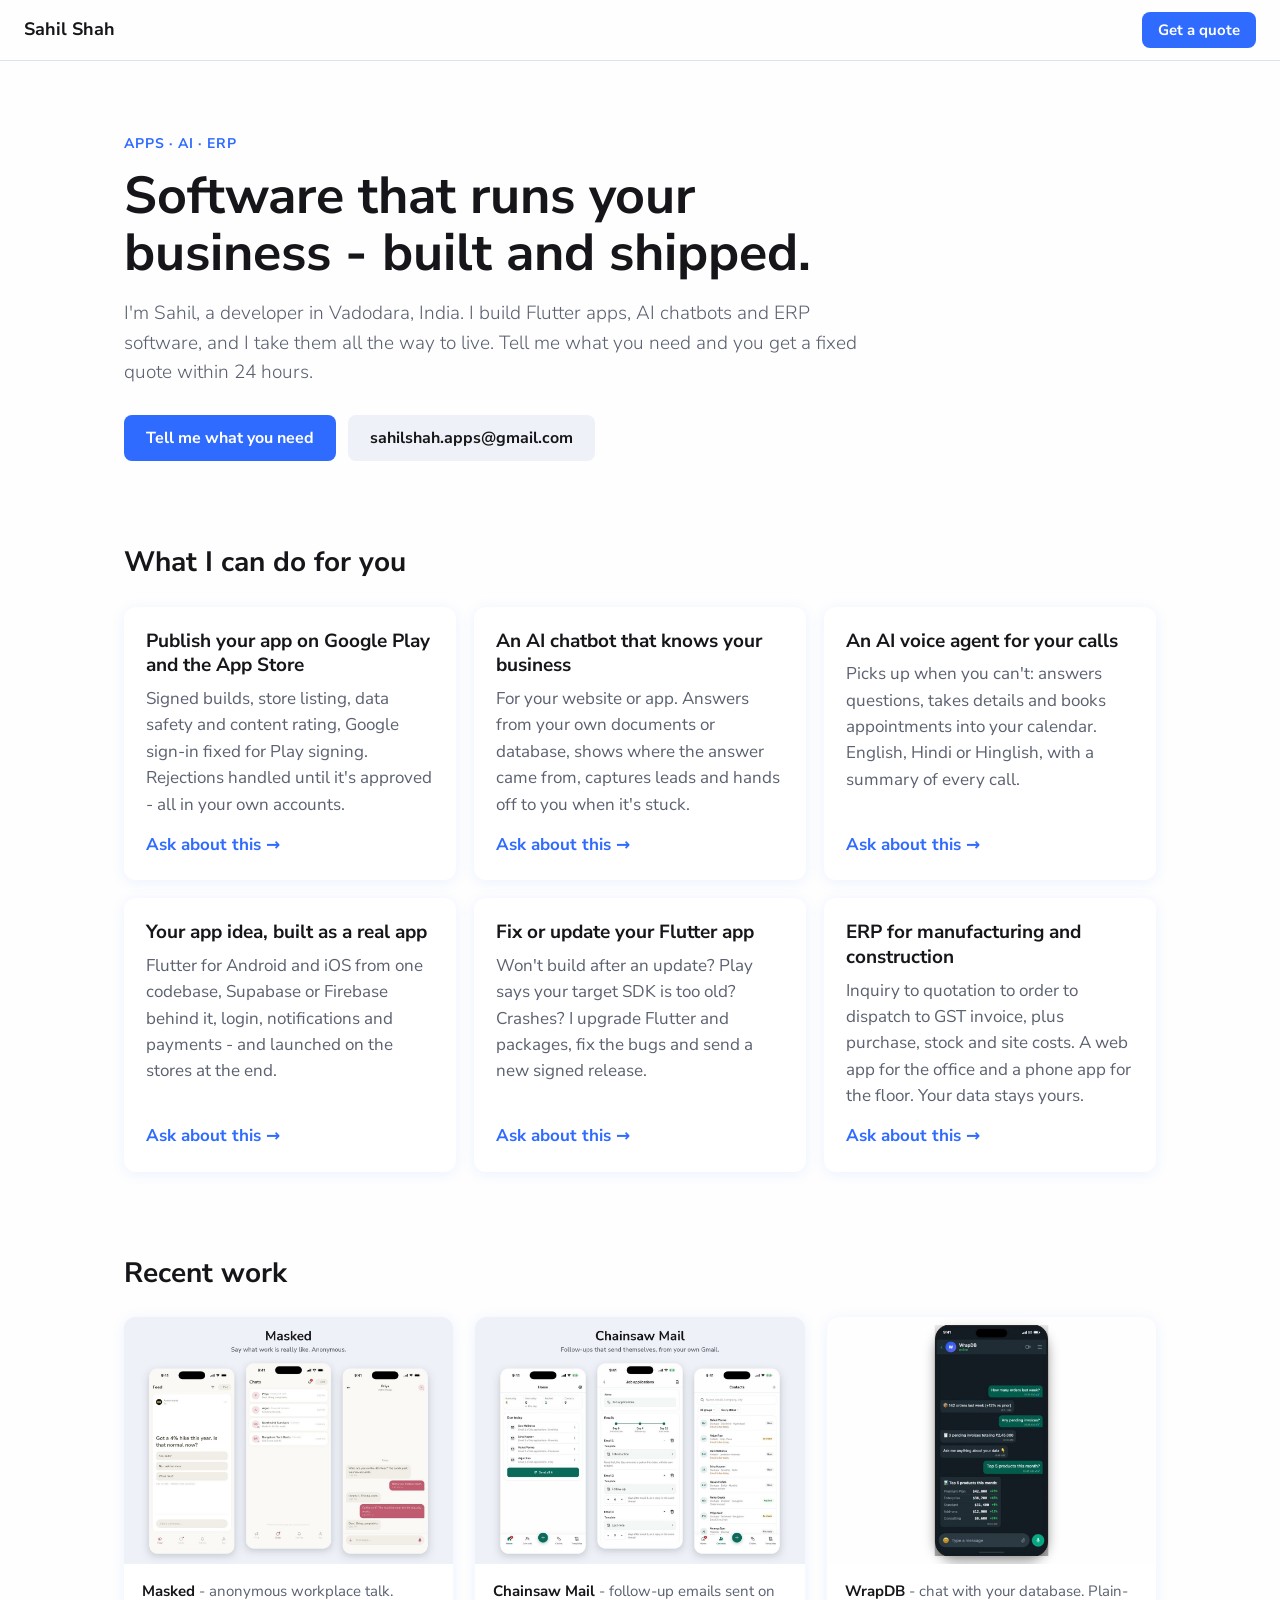
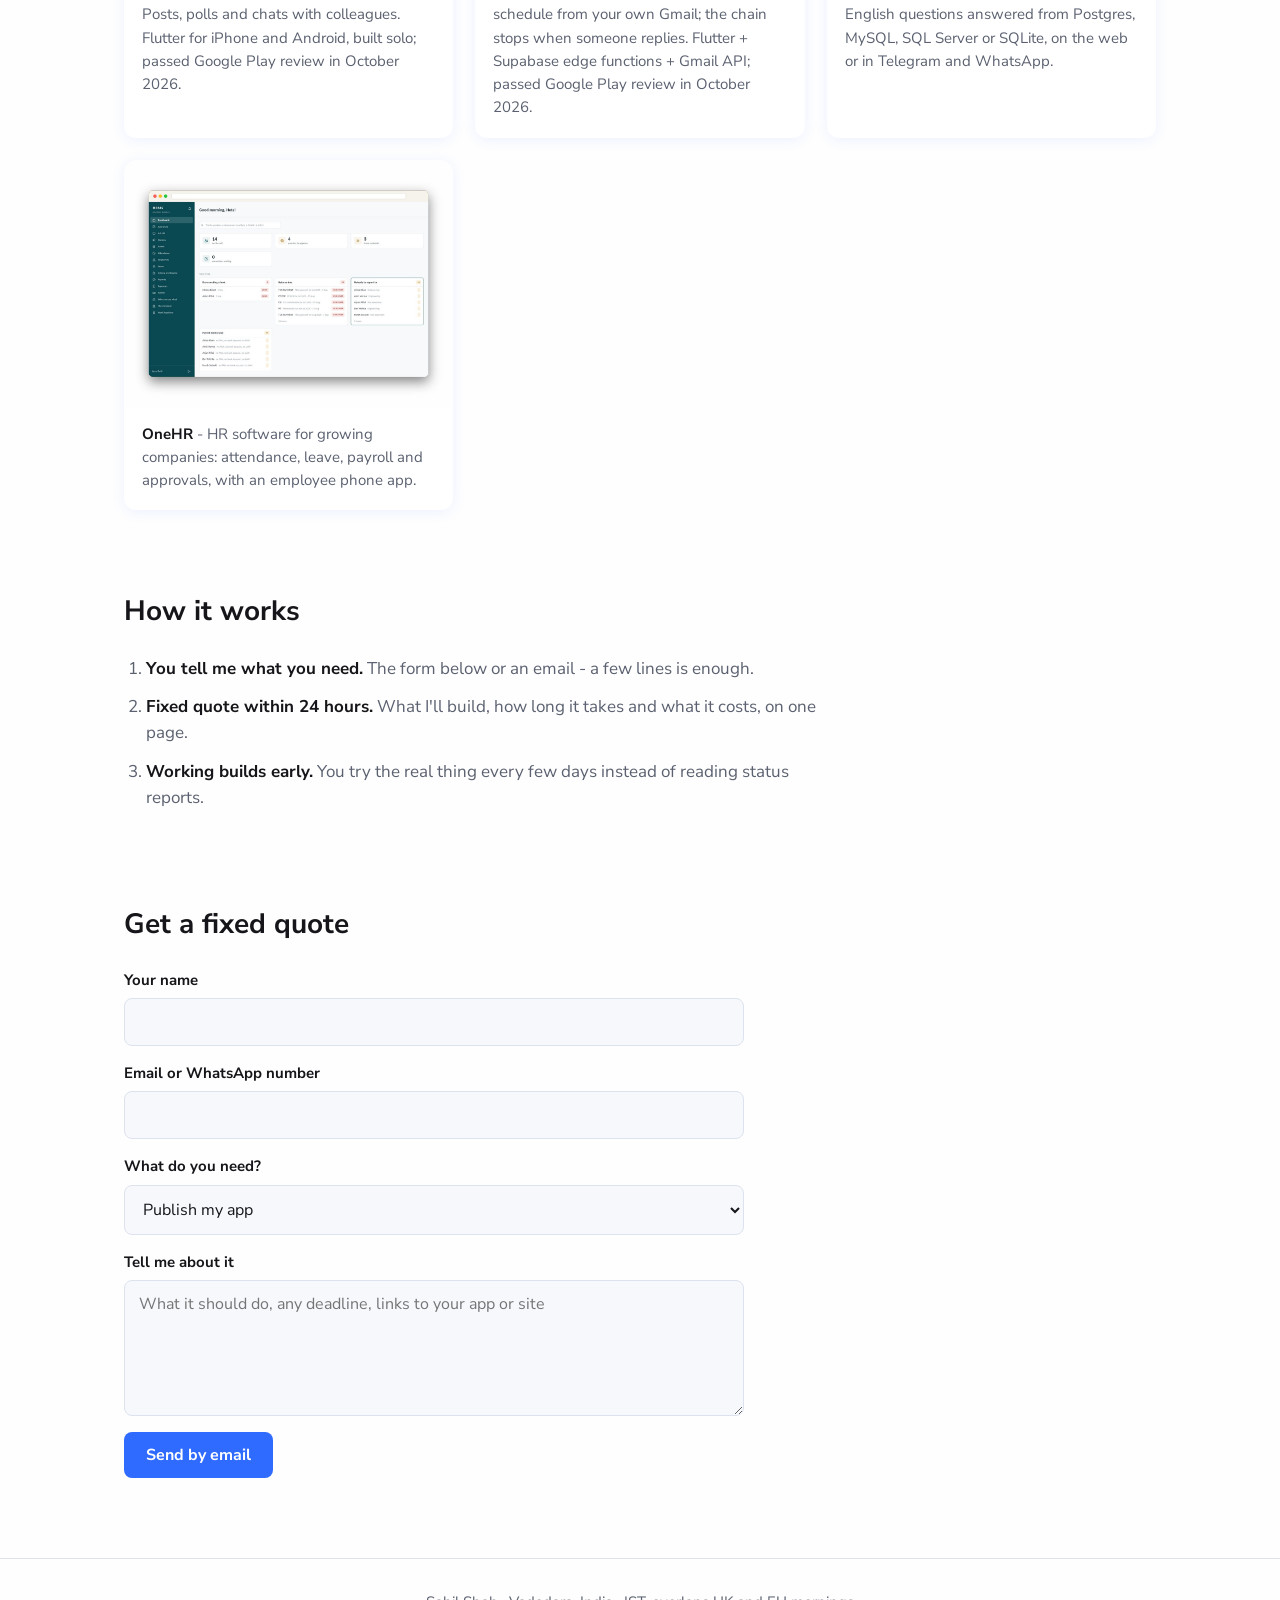
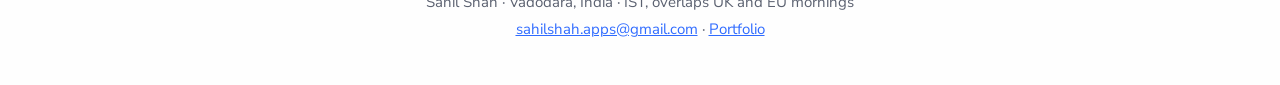
<file: hire/index.html>
<!doctype html>
<html lang="en">
<head>
<meta charset="utf-8">
<meta name="viewport" content="width=device-width, initial-scale=1">
<title>Hire a Flutter, AI and ERP developer - Sahil Shah, Vadodara</title>
<meta name="description" content="Flutter apps published on Google Play and the App Store, AI chatbots and voice agents, and ERP software for manufacturing and construction. Fixed quote within 24 hours.">
<meta property="og:title" content="Sahil Shah - apps, AI and ERP, built and shipped">
<meta property="og:description" content="Flutter apps, AI chatbots and ERP software. Fixed quote within 24 hours.">
<meta property="og:type" content="website">
<meta property="og:url" content="https://sahilshahcse.github.io/hire/">
<link rel="canonical" href="https://sahilshahcse.github.io/hire/">
<link rel="preconnect" href="https://fonts.googleapis.com">
<link rel="preconnect" href="https://fonts.gstatic.com" crossorigin>
<link rel="stylesheet" href="https://fonts.googleapis.com/css2?family=Nunito+Sans:wght@300;400;700&display=swap">
<link rel="icon" href="data:image/svg+xml,%3Csvg xmlns='http://www.w3.org/2000/svg' viewBox='0 0 64 64'%3E%3Crect width='64' height='64' rx='12' fill='%232F6BFF'/%3E%3Ctext x='32' y='43' text-anchor='middle' font-family='Arial' font-weight='700' font-size='28' fill='white'%3ESS%3C/text%3E%3C/svg%3E">
<link rel="stylesheet" href="hire.css">
<script type="application/ld+json">
{"@context":"https://schema.org","@type":"ProfessionalService","name":"Sahil Shah - App, AI and ERP development","url":"https://sahilshahcse.github.io/hire/","email":"sahilshah.apps@gmail.com","areaServed":"Worldwide","address":{"@type":"PostalAddress","addressLocality":"Vadodara","addressRegion":"Gujarat","addressCountry":"IN"},"description":"Flutter apps published on Google Play and the App Store, AI chatbots and voice agents, and ERP software for manufacturing and construction."}
</script>
</head>
<body>
<header class="bar">
  <a class="bar__name" href="https://sahilshahcse.github.io/">Sahil Shah</a>
  <a class="btn btn--small" href="#quote">Get a quote</a>
</header>

<main>
  <section class="hero">
    <p class="eyebrow">Apps · AI · ERP</p>
    <h1>Software that runs your business - built and shipped.</h1>
    <p class="lede">I'm Sahil, a developer in Vadodara, India. I build Flutter apps, AI chatbots and ERP software, and I take them all the way to live. Tell me what you need and you get a fixed quote within 24 hours.</p>
    <div class="hero__actions">
      <a class="btn" href="#quote">Tell me what you need</a>
      <a class="btn btn--ghost" href="mailto:sahilshah.apps@gmail.com">sahilshah.apps@gmail.com</a>
    </div>
  </section>

  <section class="block" id="services">
    <h2>What I can do for you</h2>
    <div class="grid">
      <article class="card">
        <h3>Publish your app on Google Play and the App Store</h3>
        <p>Signed builds, store listing, data safety and content rating, Google sign-in fixed for Play signing. Rejections handled until it's approved - all in your own accounts.</p>
        <a class="card__ask" href="#quote" data-need="Publish my app">Ask about this →</a>
      </article>
      <article class="card">
        <h3>An AI chatbot that knows your business</h3>
        <p>For your website or app. Answers from your own documents or database, shows where the answer came from, captures leads and hands off to you when it's stuck.</p>
        <a class="card__ask" href="#quote" data-need="AI chatbot">Ask about this →</a>
      </article>
      <article class="card">
        <h3>An AI voice agent for your calls</h3>
        <p>Picks up when you can't: answers questions, takes details and books appointments into your calendar. English, Hindi or Hinglish, with a summary of every call.</p>
        <a class="card__ask" href="#quote" data-need="AI voice agent">Ask about this →</a>
      </article>
      <article class="card">
        <h3>Your app idea, built as a real app</h3>
        <p>Flutter for Android and iOS from one codebase, Supabase or Firebase behind it, login, notifications and payments - and launched on the stores at the end.</p>
        <a class="card__ask" href="#quote" data-need="New app (MVP)">Ask about this →</a>
      </article>
      <article class="card">
        <h3>Fix or update your Flutter app</h3>
        <p>Won't build after an update? Play says your target SDK is too old? Crashes? I upgrade Flutter and packages, fix the bugs and send a new signed release.</p>
        <a class="card__ask" href="#quote" data-need="Fix or update my app">Ask about this →</a>
      </article>
      <article class="card">
        <h3>ERP for manufacturing and construction</h3>
        <p>Inquiry to quotation to order to dispatch to GST invoice, plus purchase, stock and site costs. A web app for the office and a phone app for the floor. Your data stays yours.</p>
        <a class="card__ask" href="#quote" data-need="ERP software">Ask about this →</a>
      </article>
    </div>
  </section>

  <section class="block" id="work">
    <h2>Recent work</h2>
    <div class="work">
      <figure class="shot">
        <img src="../img/hire/masked.jpg" alt="Masked app screens on iPhone: feed, comments and chats" loading="lazy" width="1200" height="900">
        <figcaption><b>Masked</b> - anonymous workplace talk. Posts, polls and chats with colleagues. Flutter for iPhone and Android, built solo; passed Google Play review in October 2026.</figcaption>
      </figure>
      <figure class="shot">
        <img src="../img/hire/chainsaw.jpg" alt="Chainsaw Mail app screens on iPhone: home, contacts and an email chain" loading="lazy" width="1200" height="900">
        <figcaption><b>Chainsaw Mail</b> - follow-up emails sent on schedule from your own Gmail; the chain stops when someone replies. Flutter + Supabase edge functions + Gmail API; passed Google Play review in October 2026.</figcaption>
      </figure>
      <figure class="shot">
        <img src="../img/hire/wrapdb.jpg" alt="WrapDB chat answering a question from a database" loading="lazy" width="1200" height="900">
        <figcaption><b>WrapDB</b> - chat with your database. Plain-English questions answered from Postgres, MySQL, SQL Server or SQLite, on the web or in Telegram and WhatsApp.</figcaption>
      </figure>
      <figure class="shot">
        <img src="../img/hire/onehr.jpg" alt="OneHR web dashboard" loading="lazy" width="1200" height="900">
        <figcaption><b>OneHR</b> - HR software for growing companies: attendance, leave, payroll and approvals, with an employee phone app.</figcaption>
      </figure>
    </div>
  </section>

  <section class="block" id="how">
    <h2>How it works</h2>
    <ol class="steps">
      <li><b>You tell me what you need.</b> The form below or an email - a few lines is enough.</li>
      <li><b>Fixed quote within 24 hours.</b> What I'll build, how long it takes and what it costs, on one page.</li>
      <li><b>Working builds early.</b> You try the real thing every few days instead of reading status reports.</li>
    </ol>
  </section>

  <section class="block" id="quote">
    <h2>Get a fixed quote</h2>
    <form class="form" id="quote-form">
      <label>Your name<input name="name" required autocomplete="name"></label>
      <label>Email or WhatsApp number<input name="contact" required autocomplete="email"></label>
      <label>What do you need?
        <select name="need">
          <option>Publish my app</option>
          <option>AI chatbot</option>
          <option>AI voice agent</option>
          <option>New app (MVP)</option>
          <option>Fix or update my app</option>
          <option>ERP software</option>
          <option>Something else</option>
        </select>
      </label>
      <label>Tell me about it<textarea name="body" rows="5" required placeholder="What it should do, any deadline, links to your app or site"></textarea></label>
      <button class="btn" type="submit">Send by email</button>
      <p class="form__done" hidden>Your email app is open with the note filled in - press Send there. I reply within 24 hours.</p>
    </form>
  </section>
</main>

<footer class="foot">
  <p>Sahil Shah · Vadodara, India · IST, overlaps UK and EU mornings</p>
  <p><a href="mailto:sahilshah.apps@gmail.com">sahilshah.apps@gmail.com</a> · <a href="https://sahilshahcse.github.io/">Portfolio</a></p>
</footer>
<script src="hire.js"></script>
</body>
</html>
</file>
<file: css/styles.css>
/* Sahil Shah portfolio. Fashion mook world: a printed page beside a lace table, drawn ribbon titles, a folded pattern sheet, shingled photo cards. One page, one scroll. */
:root { --cream: #F4EDE2; --paper: #FBF8F1; --ink: #141414; --blood: #8A0F12; --grey: #5A544B; --lace: rgba(20,20,20,.10); --display: "Bodoni Moda", "Didot", Georgia, serif; --mono: "JetBrains Mono", Consolas, monospace; --gutter: 48px; }
* { box-sizing: border-box; }
html { scroll-behavior: smooth; }
body { margin: 0; overflow-x: hidden; background-color: var(--cream); background-image: url("data:image/svg+xml,%3Csvg xmlns='http://www.w3.org/2000/svg' width='160' height='160'%3E%3Cfilter id='n'%3E%3CfeTurbulence type='fractalNoise' baseFrequency='.9' numOctaves='2' stitchTiles='stitch'/%3E%3CfeColorMatrix values='0 0 0 0 0.2 0 0 0 0 0.16 0 0 0 0 0.1 0 0 0 .18 0'/%3E%3C/filter%3E%3Crect width='160' height='160' filter='url(%23n)'/%3E%3C/svg%3E"), url("data:image/svg+xml,%3Csvg xmlns='http://www.w3.org/2000/svg' viewBox='0 0 240 240'%3E%3Cg fill='none' stroke='%23c4b9a3' stroke-width='1' opacity='.42'%3E%3Cpath d='M120 12c18 22 18 48 0 70c-18-22-18-48 0-70z'/%3E%3Cpath d='M120 158c18 22 18 48 0 70c-18-22-18-48 0-70z'/%3E%3Cpath d='M12 120c22-18 48-18 70 0c-22 18-48 18-70 0z'/%3E%3Cpath d='M158 120c22-18 48-18 70 0c-22 18-48 18-70 0z'/%3E%3Cpath d='M120 82c10 14 26 22 38 38c-16 12-24 28-38 38c-14-10-22-26-38-38c12-16 28-24 38-38z'/%3E%3Ccircle cx='120' cy='120' r='9'/%3E%3Ccircle cx='120' cy='120' r='3'/%3E%3Cpath d='M60 60c14 4 24 14 28 28c-14-4-24-14-28-28z M180 60c-14 4-24 14-28 28c14-4 24-14 28-28z M60 180c14-4 24-14 28-28c-14 4-24 14-28 28z M180 180c-14-4-24-14-28-28c14 4 24 14 28 28z'/%3E%3Cpath d='M0 0c10 6 16 14 20 24M240 0c-10 6-16 14-20 24M0 240c10-6 16-14 20-24M240 240c-10-6-16-14-20-24' opacity='.7'/%3E%3C/g%3E%3C/svg%3E"); background-size: 160px 160px, 240px 240px; color: var(--ink); font-family: var(--mono); font-size: 14px; line-height: 1.6; }
::selection { background: var(--blood); color: #fff; }
:focus-visible { outline: 3px solid var(--blood); outline-offset: 3px; }
a { color: inherit; text-decoration: none; }
h1, h2, h3, p, ul, ol, dl, dd, figure { margin: 0; } ul, ol { padding: 0; list-style: none; }
img { display: block; max-width: 100%; height: auto; }
.ph { color: var(--blood); }
.bowline { display: block; flex: 1; height: 0; border-top: 1px dashed var(--blood); position: relative; transform-origin: left; transition: transform 1s cubic-bezier(.16,1,.3,1); }
.sec h2 .bowline { transform: scaleX(0); } .sec h2.is-in .bowline { transform: scaleX(1); }
.sec h2 .bowline::after { transition: opacity .4s .6s; opacity: 0; } .sec h2.is-in .bowline::after { opacity: 1; }
.bowline::after, .dashrule::after { content: ""; position: absolute; left: 50%; top: -5px; width: 9px; height: 9px; margin-left: -5px; background: var(--blood); clip-path: polygon(50% 0, 100% 50%, 50% 100%, 0 50%); }

/* ---- drawn ribbons ---- */
.ribbon { position: relative; display: inline-block; max-width: 100%; line-height: 0; filter: drop-shadow(0 3px 4px rgba(20,20,20,.22)); }
.ribbon svg { display: block; height: 48px; width: auto; max-width: 100%; overflow: visible; }
.ribbon .band { fill: var(--paper); stroke: var(--ink); stroke-width: 1.6; stroke-linejoin: round; }
.ribbon .tail { fill: #E4DCCD; stroke: var(--ink); stroke-width: 1.6; stroke-linejoin: round; }
.ribbon .fold { fill: #CDC3B1; stroke: var(--ink); stroke-width: 1.6; stroke-linejoin: round; }
.ribbon text { font-family: var(--display); font-weight: 600; font-size: 15px; letter-spacing: 2.2px; text-transform: uppercase; fill: var(--ink); }
.ribbon--red .band { fill: var(--blood); } .ribbon--red .tail { fill: #6A0C0E; } .ribbon--red .fold { fill: #4A0708; } .ribbon--red text { fill: #fff; }
.ribbon--btn svg { height: 72px; }
.ribbon--btn text { font-size: 17px; letter-spacing: 3px; }
.ribbon--btn { transition: transform .4s cubic-bezier(.16,1,.3,1); translate: var(--mx, 0) var(--my, 0); }
.ribbon--btn:hover { filter: drop-shadow(0 6px 8px rgba(20,20,20,.24)) brightness(.97); transform: translateY(-2px) rotate(-1deg); }


/* ---- a11y ---- */
.skip { position: absolute; left: 16px; top: -60px; z-index: 30; background: var(--blood); color: #fff; padding: 10px 16px; font-weight: 700; letter-spacing: .1em; text-transform: uppercase; font-size: .75rem; transition: top .2s; }
.skip:focus { top: 12px; }

/* ---- nav ---- */
.nav { display: flex; align-items: center; gap: 24px; padding: 14px var(--gutter); transition: box-shadow .4s; border-bottom: 1px solid var(--ink); box-shadow: 0 1px 0 var(--paper), 0 2px 0 0 transparent, 0 4px 14px rgba(20,20,20,.06); background: var(--paper); position: sticky; top: 0; z-index: 20; }
.nav__logo { font-family: var(--display); font-weight: 600; font-size: 1.3rem; transition: font-size .4s cubic-bezier(.16,1,.3,1); }
.nav.is-tight { padding-top: 8px; padding-bottom: 8px; box-shadow: 0 1px 0 var(--paper), 0 8px 24px rgba(20,20,20,.10); }
.nav.is-tight .nav__logo { font-size: 1.1rem; }
.nav__logo em { font-style: normal; color: var(--blood); }
.nav__status { display: inline-flex; align-items: center; gap: 8px; font-size: .72rem; font-weight: 700; letter-spacing: .12em; text-transform: uppercase; color: var(--blood); border: 1px dashed var(--blood); padding: 6px 12px; }
.nav__status i { width: 8px; height: 8px; border-radius: 50%; background: var(--blood); animation: pulse 1.8s ease-in-out infinite; }
@keyframes pulse { 50% { opacity: .25; } }
.nav__links { margin-left: auto; display: flex; gap: 22px; font-weight: 700; font-size: .8rem; letter-spacing: .12em; text-transform: uppercase; }
.nav__links a { position: relative; padding: 4px 0; }
.nav__links a::after { content: ""; position: absolute; left: 0; right: 100%; bottom: -2px; border-top: 2px solid var(--blood); transition: right .35s cubic-bezier(.16,1,.3,1); }
.nav__links a:hover::after, .nav__links a.is-on::after { right: 0; }
.nav__links a:hover { color: var(--blood); }

/* ---- the spread ---- */
.spread { display: grid; grid-template-columns: 34% 1fr; min-height: 760px; position: relative; }
.reg { position: absolute; width: 18px; height: 18px; z-index: 8; pointer-events: none; background: radial-gradient(circle, transparent 0 5px, var(--ink) 5px 6px, transparent 6.5px), linear-gradient(var(--ink), var(--ink)) center / 1px 100% no-repeat, linear-gradient(var(--ink), var(--ink)) center / 100% 1px no-repeat; opacity: .55; }
.reg--tl { left: 10px; top: 10px; } .reg--tr { right: 10px; top: 10px; } .reg--bl { left: 10px; bottom: 10px; } .reg--br { right: 10px; bottom: 10px; }
.page { animation: pagein .9s cubic-bezier(.16,1,.3,1) both; background: var(--paper); border-right: 1px solid #b9b1a3; padding: 32px 40px 70px; display: grid; gap: 18px; align-content: start; position: relative; box-shadow: 8px 0 24px rgba(20,20,20,.10); z-index: 2; }
.masthead { display: grid; grid-template-columns: auto 1fr; gap: 16px; align-items: start; }
.logo { display: grid; line-height: .88; font-family: var(--display); font-weight: 700; padding-right: 16px; border-right: 1px solid var(--ink); }
.logo__top { font-size: 2.5rem; letter-spacing: .02em; } .logo__top em { font-style: normal; color: var(--blood); }
.logo__sub { font-size: 1.2rem; letter-spacing: .3em; color: var(--blood); }
.masthead__tag { display: grid; gap: 10px; font-size: .75rem; font-weight: 700; letter-spacing: .12em; line-height: 1.7; padding-top: 4px; }
.masthead__tag .bowline { max-width: 190px; }
.headline { font-family: var(--display); font-weight: 400; display: grid; line-height: .95; }
.headline span { animation: rise .8s cubic-bezier(.16,1,.3,1) both; }
.headline .hl2 { animation-delay: .1s; } .headline .hl3 { animation-delay: .2s; }
.lede, .ctas, .arrivals { animation: rise .8s cubic-bezier(.16,1,.3,1) both; } .lede { animation-delay: .28s; } .ctas { animation-delay: .4s; } .arrivals { animation-delay: .48s; }
.arrivals { display: grid; gap: 14px; }
.arrivals__head { display: flex; align-items: center; gap: 12px; font-family: var(--display); font-weight: 600; font-size: .95rem; letter-spacing: .14em; color: var(--blood); }
.arrivals__head a { font-family: var(--mono); font-size: .75rem; color: var(--ink); font-weight: 700; }
.arrivals ul { display: grid; grid-template-columns: repeat(5, minmax(0, 1fr)); gap: 8px; }
.arrivals a { display: grid; gap: 6px; text-align: center; transition: transform .4s cubic-bezier(.16,1,.3,1); }
.arrivals a:hover { transform: translateY(-4px); }
.arrivals a:hover .thumb { box-shadow: 0 10px 20px rgba(20,20,20,.16); }
.thumb { display: block; aspect-ratio: 1 / 1.05; background: #fff; padding: 6px; border: 1px solid #ddd6c8; }
.thumb img { width: 100%; height: 100%; object-fit: contain; }
.arrivals b { font-family: var(--display); font-weight: 600; font-size: .74rem; line-height: 1.2; white-space: nowrap; }
.arrivals small { font-size: .6rem; color: var(--blood); font-weight: 700; white-space: nowrap; overflow: hidden; text-overflow: ellipsis; margin-top: -4px; }
@keyframes pagein { from { opacity: 0; translate: -24px 0; } to { opacity: 1; translate: 0 0; } }
@keyframes rise { from { opacity: 0; translate: 0 14px; } to { opacity: 1; translate: 0 0; } }
.hl1 { font-size: 4.2rem; letter-spacing: .05em; }
.hl2, .hl3 { font-size: 2.45rem; letter-spacing: .04em; }
.hl3 em { font-style: normal; color: var(--blood); }
.dashrule { display: block; height: 0; border-top: 1px dashed var(--blood); position: relative; }
.lede { font-size: .88rem; max-width: 40ch; }
.now { display: block; font-size: .78rem; max-width: 44ch; line-height: 1.6; margin-top: -8px; padding: 10px 14px; border: 1px dashed var(--blood); background: rgba(255,255,255,.4); animation: rise .8s .32s cubic-bezier(.16,1,.3,1) both; }
.now i { display: inline-block; width: 8px; height: 8px; border-radius: 50%; background: var(--blood); margin-right: 8px; vertical-align: middle; animation: pulse 1.8s ease-in-out infinite; }
.now span { font-weight: 700; letter-spacing: .12em; color: var(--blood); white-space: nowrap; margin-right: 4px; }
.ctas { display: flex; gap: 10px; align-items: center; flex-wrap: nowrap; padding: 0 2px; }
.ctas .ribbon { transform: rotate(-1.5deg); }
.ctas .ribbon:last-child { transform: rotate(1.5deg); }
.ctas .ribbon svg { height: 56px; }
.ctas .ribbon text { font-size: 15px; letter-spacing: 2px; }

/* the lace table */
.table { position: relative; overflow: hidden; background: url("../img/canvas-texture.jpg") repeat center / 512px #26301f; }
.table::after { content: ""; position: absolute; inset: 0; pointer-events: none; z-index: 8; background: radial-gradient(130% 100% at 50% 26%, transparent 52%, rgba(10,12,6,.3) 100%), linear-gradient(90deg, rgba(0,0,0,.25), transparent 6%); }
.table .pattern { will-change: transform; }
/* the evidence board: five products pinned straight onto the page, red string between the pins */
.table { --red: #c81e1e; --type: "Special Elite", "Courier New", monospace; --hand: "Caveat", cursive; }
.ev__string { position: absolute; inset: 0; width: 100%; height: 100%; pointer-events: none; z-index: 2; }
.ev__string path { fill: none; stroke: var(--red); stroke-width: 2.2; stroke-linecap: round; filter: drop-shadow(0 2px 1px rgba(0,0,0,.35)); stroke-dasharray: 2000; stroke-dashoffset: 2000; transition: stroke-dashoffset 1.6s cubic-bezier(.16,1,.3,1); }
.table.is-in .ev__string path { stroke-dashoffset: 0; }
.ev__pin { position: absolute; width: 30px; height: 40px; z-index: 4; top: -20px; left: 50%; margin-left: -15px; background: url("data:image/svg+xml,%3Csvg xmlns='http://www.w3.org/2000/svg' viewBox='0 0 30 40'%3E%3Cdefs%3E%3CradialGradient id='h' cx='.35' cy='.3' r='.75'%3E%3Cstop offset='0' stop-color='%23ff8a8a'/%3E%3Cstop offset='.45' stop-color='%23d8262a'/%3E%3Cstop offset='1' stop-color='%236e0a0d'/%3E%3C/radialGradient%3E%3ClinearGradient id='c' x1='0' x2='1'%3E%3Cstop offset='0' stop-color='%23a51418'/%3E%3Cstop offset='.5' stop-color='%23e04a4d'/%3E%3Cstop offset='1' stop-color='%23800d10'/%3E%3C/linearGradient%3E%3ClinearGradient id='n' x1='0' x2='1'%3E%3Cstop offset='0' stop-color='%23777'/%3E%3Cstop offset='.5' stop-color='%23f2f2f2'/%3E%3Cstop offset='1' stop-color='%23666'/%3E%3C/linearGradient%3E%3C/defs%3E%3Cellipse cx='17' cy='36' rx='7' ry='2.2' fill='rgba(0,0,0,.35)'/%3E%3Cpath d='M14.2 22 L15.8 22 L15.4 38 L14.6 38 Z' fill='url(%23n)'/%3E%3Cpath d='M9 16 L21 16 L19 24 L11 24 Z' fill='url(%23c)'/%3E%3Cellipse cx='15' cy='24' rx='4.6' ry='1.6' fill='%237a0e11'/%3E%3Ccircle cx='15' cy='10.5' r='9.5' fill='url(%23h)'/%3E%3Cellipse cx='11.5' cy='6.5' rx='3' ry='1.8' fill='rgba(255,255,255,.55)' transform='rotate(-30 11.5 6.5)'/%3E%3C/svg%3E") no-repeat center / contain; filter: drop-shadow(2px 4px 3px rgba(0,0,0,.35)); }
.ev__ph { position: absolute; width: 23%; background: #fff; padding: 8px 8px 34px; box-shadow: 0 12px 26px rgba(0,0,0,.35); transform: rotate(var(--r)); z-index: 1; animation: settle .9s var(--d) cubic-bezier(.16,1,.3,1) both; transition: transform .5s cubic-bezier(.16,1,.3,1), box-shadow .5s; }
.ev__ph:hover { transform: rotate(0) scale(1.06); z-index: 5; box-shadow: 0 22px 44px rgba(0,0,0,.4); }
.ev__ph img { display: block; width: 100%; aspect-ratio: 4/3; object-fit: contain; background: #F1EBDF; }
.ev__ph b { position: absolute; left: 10px; bottom: 6px; font-family: var(--hand); font-size: 1.3rem; font-weight: 700; color: #1a1a1a; }
.ev__ph small { position: absolute; right: 10px; bottom: 11px; font-family: var(--type); font-size: .66rem; color: #6a3d18; }
.ph--1 { left: 5%; top: 6%; --r: -4deg; --d: .05s; } .ph--2 { left: 27%; top: 20%; --r: 3deg; --d: .15s; } .ph--3 { left: 50%; top: 5%; --r: -2deg; --d: .25s; } .ph--4 { left: 73%; top: 22%; --r: 4deg; --d: .35s; } .ph--5 { left: 40%; top: 50%; --r: -3deg; --d: .45s; } .ph--6 { left: 8%; top: 46%; --r: 4deg; --d: .55s; width: 20%; }
.ev__note { position: absolute; width: 16%; padding: 12px 12px 14px; background: #fff27a; box-shadow: 0 8px 18px rgba(0,0,0,.3); transform: rotate(var(--r)); font-family: var(--hand); font-size: 1.1rem; line-height: 1.25; color: #1a1a1a; z-index: 1; animation: settle .9s .5s cubic-bezier(.16,1,.3,1) both; }
.ev__note::before { content: ""; position: absolute; left: 50%; top: -10px; width: 56px; height: 18px; margin-left: -28px; background: rgba(255,255,255,.55); border-left: 1px dashed rgba(0,0,0,.2); border-right: 1px dashed rgba(0,0,0,.2); transform: rotate(-3deg); }
.note--a { left: 30%; top: 82%; --r: 5deg; background: #ffd4a8; } .note--b { left: 80%; top: 4%; --r: 8deg; width: 13%; background: #c9f2ff; } .note--c { left: 68%; top: 56%; --r: -6deg; }
.ev__note .ph { color: var(--blood); }
.ev__file { position: absolute; left: 2%; top: 80%; width: 27%; background: #e8cfa0; padding: 10px 14px; font-family: var(--type); font-size: .7rem; line-height: 1.5; transform: rotate(2deg); box-shadow: 0 10px 22px rgba(0,0,0,.35); z-index: 1; animation: settle .9s .55s cubic-bezier(.16,1,.3,1) both; }
.ev__file::before { content: "CASE FILE"; display: block; font-size: .64rem; letter-spacing: .3em; color: var(--red); border-bottom: 1px solid #7a5a3a; padding-bottom: 3px; margin-bottom: 5px; }
.ev__stamp { position: absolute; left: 76%; top: 68%; font-family: var(--type); font-size: 1.2rem; letter-spacing: .2em; color: var(--red); border: 3px solid var(--red); padding: 4px 12px; transform: rotate(-12deg); opacity: .9; z-index: 3; color: #ff5a5a; border-color: #ff5a5a; }

/* ---- the torn olive band: every project on one shelf ---- */
.torn { clip-path: polygon(0 1.2%, 2% 0, 5% 1.4%, 9% .3%, 13% 1.6%, 18% .4%, 23% 1.5%, 29% .2%, 34% 1.4%, 40% .5%, 46% 1.6%, 52% .3%, 58% 1.5%, 64% .4%, 70% 1.6%, 76% .2%, 82% 1.4%, 88% .5%, 94% 1.5%, 100% .3%, 100% 98.8%, 97% 100%, 93% 98.6%, 88% 99.7%, 82% 98.5%, 76% 99.6%, 70% 98.4%, 64% 99.8%, 58% 98.5%, 52% 99.7%, 46% 98.4%, 40% 99.6%, 34% 98.6%, 28% 99.8%, 22% 98.5%, 16% 99.7%, 10% 98.4%, 5% 99.6%, 1% 98.7%, 0 100%); }
.band { --olive: #1F2A3A; --parchment: #F4EDE2; --espresso: #3E3427; margin: 0 calc(var(--gutter) * -1) 0; position: relative; z-index: 8; padding: 40px var(--gutter) 60px; background: var(--olive); color: var(--parchment); font-family: "Nunito Sans", var(--body, system-ui), sans-serif; }
.band__in { max-width: 1400px; margin: 0 auto; display: grid; gap: 36px; }
.band__head { display: flex; align-items: end; justify-content: space-between; gap: 32px; }
.band__title { font-family: var(--display); font-weight: 400; font-size: 2.1rem; letter-spacing: .3em; text-transform: uppercase; }
.band__lede { font-size: 1.05rem; margin-top: 10px; opacity: .92; max-width: 60ch; }
.band__lede .ph { color: #E3A0A2; }
.band__link { font-size: .8rem; letter-spacing: .2em; font-weight: 700; border-bottom: 2px solid currentColor; padding-bottom: 3px; white-space: nowrap; }
.shelf { display: grid; grid-template-columns: repeat(6, 1fr); gap: 16px; }
.tcard { background: var(--parchment); color: var(--espresso); padding: 22px 20px 26px; display: grid; gap: 12px; align-content: start; transition: transform .5s cubic-bezier(.16,1,.3,1), opacity .8s cubic-bezier(.16,1,.3,1); }
.tcard__k { font-size: .72rem; letter-spacing: .2em; font-weight: 700; color: var(--blood); min-height: 2.4em; }
.tcard img { width: 100%; aspect-ratio: 4/3; object-fit: contain; filter: drop-shadow(0 8px 14px rgba(20,20,20,.28)); }
.tcard b { font-family: var(--display); font-weight: 400; font-size: 1.05rem; letter-spacing: .14em; text-transform: uppercase; line-height: 1.3; }
.tcard p { font-size: .85rem; line-height: 1.55; }
.tcard:hover { transform: translateY(-6px); }
.band .tcard.rise { opacity: 0; transform: translateY(28px); }
.band .tcard.rise.is-in { opacity: 1; transform: none; }
.shelf .tcard:nth-child(2) { transition-delay: .08s; } .shelf .tcard:nth-child(3) { transition-delay: .16s; } .shelf .tcard:nth-child(4) { transition-delay: .24s; } .shelf .tcard:nth-child(5) { transition-delay: .32s; } .shelf .tcard:nth-child(6) { transition-delay: .4s; }
.band h2.is-in .split span, .band .split span, .story .split span, .kit .split span { color: #EFE6D3; }

/* ---- sections ---- */
main { padding: 0 var(--gutter); overflow-x: clip; background: transparent; color: var(--ink); margin-top: -30px; position: relative; z-index: 8; }
/* the cream ground starts halfway down the first band, so its torn top shows the board and the page behind it */
main::before { content: ""; position: absolute; left: 0; right: 0; top: var(--seam, 0px); bottom: 0; background: var(--cream); z-index: -1; }
.sec { padding-top: 80px; }
.sec h2 { display: flex; flex-wrap: wrap; align-items: center; gap: 12px 16px; font-family: var(--display); font-weight: 400; font-size: 2rem; letter-spacing: .12em; margin-bottom: 40px; }
.sec h2 small { font-family: var(--mono); font-size: .75rem; letter-spacing: .08em; font-weight: 700; }
.sec h2 .no { font-style: italic; font-size: 1.1rem; color: var(--blood); letter-spacing: .04em; border: 1px solid var(--blood); padding: 2px 10px; border-radius: 999px; }

.sec__lede { font-family: var(--display); font-style: italic; font-size: 1.1rem; margin: -26px 0 24px; color: var(--grey); }

/* ---- scenes: each piece is a stage, entered like a title card ---- */
.showcase { display: grid; grid-template-columns: 1fr 1fr; gap: 88px 64px; position: relative; padding: 24px 0 40px; }
.piece { position: relative; display: grid; grid-template-columns: 200px 1fr; gap: 28px; align-items: center; }
.piece:nth-child(even) { grid-template-columns: 1fr 200px; }
.piece:nth-child(even) .coord--piece { order: 2; }
.piece:nth-child(even) .piece__body { justify-items: end; text-align: right; }
.piece__no { position: absolute; left: -10px; top: -34px; font-family: var(--display); font-size: 5.4rem; line-height: 1; color: var(--blood); opacity: 0; pointer-events: none; transform: translateY(24px); transition: opacity 1.2s cubic-bezier(.16,1,.3,1), transform 1.2s cubic-bezier(.16,1,.3,1); }
.piece:nth-child(even) .piece__no { left: auto; right: -10px; }
.piece.is-in .piece__no { opacity: .16; transform: none; }
.coord--piece { position: relative; width: 100%; justify-self: center; transform: rotate(-3deg) translateX(-40px) scale(.94); opacity: 0; clip-path: inset(0 100% 0 0); transition: transform 1.1s cubic-bezier(.16,1,.3,1), opacity .9s, clip-path 1.1s cubic-bezier(.16,1,.3,1), box-shadow .5s; }
.piece:nth-child(even) .coord--piece { transform: rotate(3deg) translateX(40px) scale(.94); clip-path: inset(0 0 0 100%); }
.piece.is-in .coord--piece { transform: rotate(-2deg); opacity: 1; clip-path: inset(0 0 0 0); }
.piece:nth-child(even).is-in .coord--piece { transform: rotate(2deg); }
.piece.is-in:hover .coord--piece { transform: rotate(0) translateY(-6px); box-shadow: 0 26px 46px rgba(20,20,20,.24); }
.coord--piece img { aspect-ratio: 4/5; }
.coord--piece figcaption svg { height: 40px; } .coord--piece figcaption text { font-size: 13px; letter-spacing: 1.8px; }
.tape { position: absolute; left: 50%; top: -10px; width: 64px; height: 20px; margin-left: -32px; background: rgba(233,224,205,.9); border: 1px solid rgba(20,20,20,.12); transform: rotate(-3deg); box-shadow: 0 2px 4px rgba(20,20,20,.12); z-index: 2; }
.piece:nth-child(even) .tape { transform: rotate(4deg); }
.coord--piece figcaption { left: -22px; bottom: 22px; transform: rotate(-5deg); }
.piece:nth-child(even) .coord--piece figcaption { left: auto; right: -22px; transform: rotate(5deg); }
.piece__body { display: grid; gap: 8px; justify-items: start; }
.piece__body > * { opacity: 0; transform: translateY(22px); transition: opacity .8s cubic-bezier(.16,1,.3,1), transform .8s cubic-bezier(.16,1,.3,1); }
.piece.is-in .piece__body > * { opacity: 1; transform: none; }
.piece.is-in .piece__body > :nth-child(1) { transition-delay: .25s; } .piece.is-in .piece__body > :nth-child(2) { transition-delay: .35s; } .piece.is-in .piece__body > :nth-child(3) { transition-delay: .45s; } .piece.is-in .piece__body > :nth-child(4) { transition-delay: .55s; } .piece.is-in .piece__body > :nth-child(5) { transition-delay: .65s; } .piece.is-in .piece__body > :nth-child(6) { transition-delay: .7s; }
.award { font-size: .72rem; font-weight: 700; letter-spacing: .14em; color: var(--blood); text-transform: uppercase; }
.piece h3 { font-family: var(--display); font-weight: 400; font-size: 1.9rem; line-height: 1.02; letter-spacing: .01em; }
.piece p { font-size: .86rem; max-width: 40ch; }
.meta { display: flex; flex-wrap: wrap; gap: 6px 14px; font-size: .75rem; font-weight: 700; color: var(--grey); }
.meta li::before { content: "\2014\00a0"; color: var(--blood); }
.more { font-family: var(--display); font-style: italic; font-size: 1rem; padding-bottom: 2px; margin-top: 6px; background: linear-gradient(var(--blood), var(--blood)) left bottom / 100% 1px no-repeat; transition: color .2s, background-size .35s cubic-bezier(.16,1,.3,1); }
.more:hover { background-size: 100% 2px; }
.more--btn { border: 0; background-color: transparent; cursor: pointer; color: inherit; padding: 0 0 2px; }
.more--btn[aria-expanded="true"] { color: var(--blood); }
.sheet { width: 100%; margin-top: 10px; background: var(--paper); border: 1px solid var(--ink); padding: 18px 20px 20px; display: grid; gap: 8px; box-shadow: 0 8px 20px rgba(20,20,20,.10); animation: unfold .6s cubic-bezier(.16,1,.3,1) both; transform-origin: top; position: relative; }
.sheet[hidden] { display: none; }
.sheet::before { content: ""; position: absolute; left: 18px; top: -10px; width: 60px; height: 18px; background: rgba(233,224,205,.9); border: 1px solid rgba(20,20,20,.12); transform: rotate(-2deg); }
.sheet__k { font-size: .72rem; font-weight: 700; letter-spacing: .14em; color: var(--blood); }
.sheet p { font-size: .88rem; }
.sheet ul { display: grid; gap: 6px; }
.sheet li { font-size: .84rem; padding-left: 18px; position: relative; }
.sheet li::before { content: ""; position: absolute; left: 0; top: .6em; width: 10px; border-top: 1px solid var(--blood); }
.piece:nth-child(even) .sheet { text-align: left; }
@keyframes unfold { from { opacity: 0; transform: rotateX(-14deg) translateY(-8px); } to { opacity: 1; transform: none; } }

/* scroll-linked drift: cards and numerals move at different speeds as the reader scrolls (browsers with scroll-driven animations) */
@supports (animation-timeline: view()) {
  .piece.is-in .coord--piece { animation: drift-card linear both; animation-timeline: view(); animation-range: entry 0% exit 100%; }
  .piece.is-in .piece__no { animation: drift-no linear both; animation-timeline: view(); animation-range: entry 0% exit 100%; }
  @keyframes drift-card { from { translate: 0 14px; } to { translate: 0 -14px; } }
  @keyframes drift-no { from { translate: 0 -16px; } to { translate: 0 24px; } }
}

/* the flight: a stitched route the paper plane follows through the scenes */
.flight { position: absolute; inset: 0; width: 100%; height: 100%; pointer-events: none; z-index: 0; overflow: visible; }
.flight__route { fill: none; stroke: var(--blood); stroke-width: 1; stroke-dasharray: .004 .006; opacity: .28; vector-effect: non-scaling-stroke; }
.flight__trail { fill: none; stroke: var(--blood); stroke-width: 1.6; stroke-dasharray: 1; stroke-dashoffset: 1; vector-effect: non-scaling-stroke; opacity: .7; }
.plane { position: absolute; left: 0; top: 0; width: 72px; height: 48px; margin: -24px 0 0 -36px; pointer-events: none; z-index: 0; filter: drop-shadow(0 8px 10px rgba(20,20,20,.22)); will-change: transform; opacity: 0; transition: opacity .6s; }
.plane.is-flying { opacity: 1; }
.plane svg { width: 100%; height: 100%; display: block; }
.piece { z-index: 1; }
.piece__no { z-index: -1; }
.sec { position: relative; }

/* split headings rise letter by letter */
.split { display: inline-block; }
.split span { display: inline-block; opacity: 0; transform: translateY(.6em) rotate(4deg); transition: opacity .6s cubic-bezier(.16,1,.3,1), transform .6s cubic-bezier(.16,1,.3,1); }
.sec h2.is-in .split span, .band h2.is-in .split span, .story h2.is-in .split span, .kit h2.is-in .split span { opacity: 1; transform: none; }
.sec h2 .no, .sec h2 small { opacity: 0; transition: opacity .6s .5s; } .sec h2.is-in .no, .sec h2.is-in small { opacity: 1; }
.sec__lede { opacity: 0; transform: translateY(10px); transition: opacity .8s .6s, transform .8s .6s cubic-bezier(.16,1,.3,1); }
.sec__lede.is-in { opacity: 1; transform: none; }

/* ---- my story: a note on the left, a stitched vertical line of torn cards on the right ---- */

/* ---- what i use: a torn kraft strip with drawn icons ---- */
.tool__ico { width: 40px; height: 40px; fill: none; stroke: var(--espresso); stroke-width: 1.4; stroke-linecap: round; stroke-linejoin: round; margin-bottom: 6px; }
.tool__ico * { stroke-dasharray: 160; stroke-dashoffset: 160; transition: stroke-dashoffset 1.4s cubic-bezier(.16,1,.3,1) .3s; }

/* ---- the close: a second olive band, the note on the left, the signature on the right ---- */
.close { margin: 0 calc(var(--gutter) * -1) 0; padding: 120px var(--gutter) 28px; transition: padding .8s cubic-bezier(.16,1,.3,1); background: var(--cream); color: var(--ink); }
/* the envelope: closed and centred until tapped. One motion opens it: flap lifts, letter rises, envelope settles down, both drift left, the blank sheet glides in. Posting folds the sheet into the envelope, closes the flap and postmarks it */
.mail { --ease: cubic-bezier(.22,1,.36,1); position: relative; max-width: 520px; height: 300px; margin: 0 auto; transform: rotate(-1.2deg); perspective: 1200px; zoom: 1.2; transition: transform 1.3s var(--ease), margin 1.3s var(--ease); }
.close.is-open { padding-top: 470px; }
.close.is-lifted { padding-top: 220px; }
.close.is-open .mail { margin-bottom: 20px; }
.close.is-sent { padding-top: 120px; }
.close.is-sent .mail { margin-bottom: 0; }
.mail.is-lifted { transform: rotate(-1.2deg) translate(-44%, 0); }
.mail.is-sending, .mail.is-sent { transform: rotate(0) translate(0, 0); transition-delay: 0s; }
.mail:not(.is-open) .mail__front, .mail:not(.is-open) .mail__flap--closed { cursor: pointer; }
.mail__back { position: absolute; left: 0; right: 0; bottom: 0; height: 244px; z-index: 0; background: #E9DFC9; box-shadow: 0 -2px 0 rgba(20,20,20,.08); }
.mail__flap { position: absolute; left: 0; right: 0; height: 150px; background: #E3D7BD; filter: drop-shadow(0 4px 6px rgba(20,20,20,.14)); pointer-events: none; }
.mail__flap--open { bottom: 244px; z-index: 1; clip-path: polygon(0 100%, 50% 0, 100% 100%); transform-origin: 50% 100%; transform: rotateX(180deg); opacity: 0; transition: transform .9s var(--ease), opacity .25s .35s; }
.mail__flap--closed { top: calc(100% - 244px); z-index: 4; transform-origin: 50% 0; transform: rotateX(0); opacity: 1; pointer-events: auto; background: none; filter: drop-shadow(0 7px 6px rgba(20,20,20,.30)) drop-shadow(0 1px 1px rgba(20,20,20,.25)); transition: transform .9s var(--ease), opacity .25s .35s; }
.mail__flap--closed::before { content: ""; position: absolute; inset: 0; clip-path: polygon(0 0, 100% 0, 50% 100%); background: repeating-linear-gradient(45deg, var(--blood) 0 14px, #F3EBDD 14px 28px, #1f2e5c 28px 42px, #F3EBDD 42px 56px); }
.mail__flap--closed::after { content: ""; position: absolute; inset: 0; clip-path: polygon(3.8% 6.7%, 96.2% 6.7%, 50% 86%); background: linear-gradient(180deg, rgba(20,20,20,.10), transparent 10px), linear-gradient(180deg, #F6EFE2, #F3EBDD 60%, #EBE2D1); }
.mail.is-open .mail__flap--open { transform: rotateX(0); opacity: 1; }
.mail.is-open .mail__flap--closed { transform: rotateX(-180deg); opacity: 0; pointer-events: none; }
.mail.is-sent .mail__flap--open { transform: rotateX(180deg); opacity: 0; transition: transform .8s var(--ease), opacity .2s .5s; }
.mail.is-sent .mail__flap--closed { transform: rotateX(0); opacity: 1; transition: transform .8s var(--ease), opacity .2s .5s; }
.mail__hint { position: absolute; left: 50%; top: calc(100% - 244px + 46px); z-index: 5; transform: translateX(-50%) rotate(-2deg); font-family: var(--mono); font-size: .58rem; font-weight: 700; letter-spacing: .3em; color: var(--blood); border: 1px dashed var(--blood); padding: 5px 10px 5px 12px; background: rgba(243,235,221,.85); pointer-events: none; animation: pulse 1.8s ease-in-out infinite; transition: opacity .3s; }
.mail.is-open .mail__hint { opacity: 0; animation: none; }
/* the slot: while the letter rises it is clipped to the space above the envelope, so it can only be seen coming out of the top edge; once fully out it comes in front */
.mail__slot { position: absolute; inset: 0; z-index: 2; overflow: hidden; pointer-events: none; }
.mail.is-open .mail__slot { overflow: visible; clip-path: inset(-900px 0 244px 0); }
.mail.is-lifted .mail__slot { z-index: 5; clip-path: none; }
.mail.is-sending .mail__slot, .mail.is-sent .mail__slot { z-index: 2; overflow: hidden; }
.mail__letter { position: absolute; left: 7%; right: 7%; top: calc(100% - 232px); pointer-events: auto; padding: 20px 26px 26px; background: var(--paper); box-shadow: 0 10px 30px rgba(20,20,20,.18); display: grid; gap: 6px; text-align: left; transform: translateY(0); transition: transform 1.3s var(--ease), box-shadow 1.3s;
  background-image: repeating-linear-gradient(180deg, transparent 0 23px, rgba(20,20,20,.09) 23px 24px); background-position: 0 14px; }
.mail.is-open .mail__letter { transform: translateY(-470px); transition: transform 1.1s var(--ease); }
.mail.is-lifted .mail__letter { transform: translateY(-170px) rotate(-2.5deg); box-shadow: 0 18px 40px rgba(20,20,20,.3); transition: transform 1.2s var(--ease), box-shadow 1.2s; }
.mail.is-sending .mail__letter, .mail.is-sent .mail__letter { transform: translateY(0); box-shadow: none; transition: transform .8s var(--ease); }
.mail__letter > * { opacity: 0; transition: opacity .5s .45s; }
.mail.is-open .mail__letter > * { opacity: 1; }
/* the blank sheet: waits off the right edge, glides in beside the letter, and folds back into the envelope when posted */
.mail__reply { position: absolute; left: 7%; right: 7%; top: calc(100% - 232px); padding: 20px 26px 22px; background: var(--paper); box-shadow: 0 16px 34px rgba(20,20,20,.28); display: grid; gap: 6px; text-align: left; z-index: 6; transform: translate(70vw, -170px) rotate(6deg); opacity: 0; pointer-events: none; transition: transform 1.3s var(--ease), opacity .6s;
  background-image: repeating-linear-gradient(180deg, transparent 0 23px, rgba(20,20,20,.09) 23px 24px); background-position: 0 14px; }
.mail.is-lifted .mail__reply { transform: translate(104%, -170px) rotate(3deg); opacity: 1; pointer-events: auto; transition-delay: .2s; }
.mail.is-sending .mail__reply { transform: translate(0, -190px) rotate(0); opacity: 1; pointer-events: none; transition: transform .9s var(--ease); }
.mail.is-folding .mail__reply { transform: translate(0, -10px) scale(.92); opacity: 0; z-index: 2; transition: transform .8s cubic-bezier(.6,0,.3,1), opacity .3s .5s, z-index 0s .4s; }
.mail.is-sent .mail__reply { opacity: 0; z-index: 2; }
/* the postmark: a ring that reads SENT, the date inside, cancel lines to the right; it thuds down once the flap is shut */
.mail__sent { position: absolute; left: 50%; bottom: 128px; z-index: 7; width: 150px; margin-left: -64px; color: var(--blood); opacity: 0; transform: rotate(-10deg) scale(2.4); pointer-events: none; mix-blend-mode: multiply; transition: transform .38s cubic-bezier(.2,1.5,.4,1), opacity .18s; }
.mail__sent svg { width: 100%; height: auto; overflow: visible; fill: none; stroke: currentColor; stroke-linecap: round; }
.mail__sent text { fill: currentColor; stroke: none; font-family: var(--mono); font-weight: 700; }
.mail__sent .pm__word { font-size: 17px; letter-spacing: 4px; }
.mail__sent .pm__date { font-size: 6.5px; letter-spacing: 1.5px; }
.mail__sent .pm__ring { font-size: 7.4px; letter-spacing: 1.6px; }
.mail.is-stamped .mail__sent { opacity: .88; transform: rotate(-10deg) scale(1); }
.mail__front { position: absolute; left: 0; right: 0; bottom: 0; z-index: 3; pointer-events: auto; height: 244px; background: #F3EBDD; padding: 18px 24px 22px; border: 10px solid; border-image: repeating-linear-gradient(45deg, var(--blood) 0 14px, #F3EBDD 14px 28px, #1f2e5c 28px 42px, #F3EBDD 42px 56px) 10; box-shadow: 0 18px 40px rgba(20,20,20,.22); display: grid; grid-template-columns: 1fr auto; grid-template-areas: "air air" "addr stamp"; align-items: start; }
.mail__air { grid-area: air; font-family: var(--mono); font-size: .5rem; letter-spacing: .3em; color: #1f2e5c; white-space: nowrap; overflow: hidden; opacity: .8; margin-bottom: 10px; }
.mail__addr { grid-area: addr; font-style: normal; display: grid; gap: 2px; align-self: center; padding: 6px 0 0 4px; }
.mail__to { font-family: var(--mono); font-size: .6rem; letter-spacing: .2em; color: var(--blood); }
.mail__line { font-family: "Caveat", cursive; font-size: 1.15rem; line-height: 1.15; color: var(--ink); border-bottom: 1px dotted rgba(20,20,20,.35); width: max-content; max-width: 100%; padding: 0 4px 1px; }
.mail__line--name { font-size: 1.6rem; }
.mail__line--mail { color: var(--blood); }
.mail__line--mail:hover { border-bottom-style: solid; }
/* the stamp on the corner: Sahil's own issue, cancelled */
.mail__stamp { grid-area: stamp; --hole: 3px; width: 84px; aspect-ratio: 4 / 4.6; padding: 6px; background: #fff; align-self: start; justify-self: end; transform: rotate(3deg); filter: drop-shadow(0 4px 8px rgba(20,20,20,.25));
  mask: radial-gradient(circle, #0000 var(--hole), #000 calc(var(--hole) + .6px)) -5px -5px / 10px 10px repeat, linear-gradient(#000 0 0) content-box; mask-composite: add; -webkit-mask-composite: source-over; }
.mail__stampIn { height: 100%; display: grid; grid-template-rows: auto 1fr auto; background: linear-gradient(180deg, var(--blood) 0 34%, #F3EBDD 34% 66%, color-mix(in srgb, var(--blood) 78%, #fff) 66%); border: 1px solid #2A2521; }
.mail__stampTop, .mail__stampBot { background: #2A2521; color: #F3EBDD; font-family: var(--mono); font-size: .4rem; letter-spacing: .06em; white-space: nowrap; padding: 2px 4px; display: flex; justify-content: space-between; align-items: center; }
.mail__stampBot b { background: #F3EBDD; color: #2A2521; font-family: "Rubik", sans-serif; font-weight: 800; font-size: .58rem; padding: 1px 3px; } .mail__stampBot sup { font-size: .5em; }
.mail__stampS { position: relative; display: grid; place-items: center; font-family: var(--display); font-weight: 700; font-size: 1.5rem; color: var(--blood); }
.mail__stampS::before { content: ""; position: absolute; width: 36px; height: 36px; border-radius: 50%; background: #F3EBDD; box-shadow: 0 0 0 2px var(--blood); }
.mail__stampS::after { content: "S"; position: absolute; }
.mail__cancel { position: absolute; right: 78px; top: 96px; width: 70px; aspect-ratio: 1; color: var(--blood); opacity: .88; z-index: 2; transform: rotate(-9deg); pointer-events: none; }
.mail__cancel svg { width: 100%; height: 100%; overflow: visible; fill: none; stroke: currentColor; stroke-linecap: round; }
.mail__cancel text { fill: currentColor; stroke: none; font-family: var(--mono); font-weight: 700; }
.letter__date { font-family: var(--mono); font-size: .56rem; letter-spacing: .12em; color: var(--grey); justify-self: end; }
.letter__dear { font-family: "Caveat", cursive; font-size: 1.4rem; line-height: 24px; color: var(--ink); }
.letter__p { font-family: "Caveat", cursive; font-size: 1.12rem; line-height: 24px; color: var(--ink); margin: 0 0 12px; max-width: 58ch; }
.letter__mail { color: var(--blood); border-bottom: 2px solid var(--blood); }
.letter__mail:hover { background: color-mix(in srgb, var(--blood) 12%, transparent); }
.letter__close { font-family: "Caveat", cursive; font-size: 1.25rem; line-height: 24px; color: var(--ink); margin-top: 8px; }
.letter__ps { display: flex; align-items: center; gap: 10px; flex-wrap: wrap; margin: 6px 0 0; font-family: var(--mono); font-size: .6rem; font-weight: 700; letter-spacing: .1em; text-transform: uppercase; }
.letter__ps span { color: var(--blood); }
.letter__ps a { border-bottom: 1px dashed var(--ink); padding-bottom: 1px; } .letter__ps a:hover { color: var(--blood); border-color: var(--blood); }
.reply__body, .reply__in { font-family: "Caveat", cursive; font-size: 1.12rem; line-height: 24px; color: var(--ink); background: transparent; border: 0; padding: 0; width: 100%; resize: none; }
.reply__body { min-height: 144px; }
.reply__body:focus, .reply__in:focus { outline: none; }
.reply__body::placeholder, .reply__in::placeholder { color: rgba(20,20,20,.35); }
.reply__line { display: grid; grid-template-columns: auto 1fr; gap: 8px; align-items: baseline; font-family: var(--mono); font-size: .56rem; letter-spacing: .12em; color: var(--grey); text-transform: uppercase; line-height: 24px; }
.reply__line .reply__in { border-bottom: 1px dotted rgba(20,20,20,.35); }
.reply__send { justify-self: end; margin-top: 6px; font-family: var(--mono); font-size: .62rem; font-weight: 700; letter-spacing: .14em; color: var(--blood); background: transparent; border: 1px dashed var(--blood); padding: 6px 12px; cursor: pointer; }
.reply__send:hover { background: var(--blood); color: var(--paper); }
.copy { font: inherit; text-transform: uppercase; font-size: .6rem; font-weight: 700; letter-spacing: .12em; text-transform: uppercase; color: var(--ink); background: none; border: 1px dashed var(--ink); padding: 8px 14px; cursor: pointer; transition: color .2s, border-color .2s; }
.copy:hover, .copy.is-done { border-style: solid; color: var(--blood); border-color: var(--blood); }
.links { display: flex; gap: 18px; font-weight: 700; font-size: .78rem; letter-spacing: .1em; }
.foot { max-width: 1400px; margin: 72px auto 0; display: flex; justify-content: space-between; gap: 24px; align-items: center; padding: 22px 0 0; border-top: 1px dashed rgba(20,20,20,.3); font-weight: 700; font-size: .76rem; letter-spacing: .12em; color: var(--parchment); }
.foot .bowline { border-top-color: rgba(20,20,20,.3); } .foot .bowline::after { background: var(--blood); }

.rise { transform: translateY(18px); opacity: .001; transition: transform .6s cubic-bezier(.16,1,.3,1), opacity .6s; }
.rise.is-in { transform: none; opacity: 1; }
@media (prefers-reduced-motion: reduce) { html { scroll-behavior: auto; } .line::before, .line__pin, .line__card, .band .tcard.rise { opacity: 1; transform: none; transition: none; } .flight, .plane { display: none; } .piece.is-in .coord--piece, .piece.is-in .piece__no { animation: none !important; }  .jobs::before, .jobs li.rise, .stitch::before, .tools li.rise, .tool__ico *, .contact .contact .contact .note--big .ribbon { opacity: 1 !important; transform: none !important; stroke-dashoffset: 0 !important; transition: none !important; } .piece__no, .coord--piece, .piece__body > *, .split span, .sec h2 .no, .sec h2 small, .sec__lede { opacity: 1 !important; transform: none !important; clip-path: none !important; transition: none !important; } .piece .piece__no { opacity: .12 !important; } .page, .headline span, .lede, .now, .ctas { animation: none; } .now i { animation: none; } .nav__status i { animation: none; } .sec h2 .bowline { transform: none; transition: none; } .sec h2 .bowline::after { opacity: 1; } .rise { transform: none; opacity: 1; transition: none; } .table .coord, .table .pattern, .table .note { animation: none; } .pattern__lead { transform: none !important; transition: none !important; } }

/* ---- responsive ---- */
@media (max-width: 1100px) {
  .mail.is-lifted { transform: rotate(-1.2deg); } .mail.is-lifted .mail__reply { transform: translate(0, 330px) rotate(0); }
  .pattern__lead { display: none; }
  .pattern__index em, .pattern__index small { text-align: left; }
  .close__in { grid-template-columns: 1fr; }
  .shelf { grid-template-columns: repeat(3, 1fr); }

  .spread { grid-template-columns: 1fr; }
  .page { border-right: 0; border-bottom: 1px solid #b9b1a3; box-shadow: 0 8px 24px rgba(20,20,20,.10); grid-template-columns: 1fr; column-gap: 40px; align-items: start; }
  .table { min-height: 780px; }
  .showcase { grid-template-columns: 1fr; gap: 56px; }
}
@media (max-width: 640px) {
  :root { --gutter: 18px; }
  .note--big { padding: 40px 20px 36px; } .foot { grid-template-columns: 1fr; gap: 10px; }   .shelf { grid-template-columns: 1fr; } .band__head { flex-direction: column; align-items: start; } .band { padding: 44px var(--gutter) 48px; } .band__title { font-size: 1.5rem; letter-spacing: .18em; }

  .reg { display: none; }
  .page { grid-template-columns: 1fr; grid-template-areas: none; }
  .masthead, .headline, .dashrule, .lede, .now, .ctas { grid-area: auto; }
  .nav { padding: 12px var(--gutter); gap: 12px; } .nav__links { gap: 12px; font-size: .72rem; } .nav__status { display: none; }
  .page { padding: 28px 20px; }
  .hl1 { font-size: 3rem; } .hl2, .hl3 { font-size: 1.8rem; }
  .table { display: none; }
  .pattern, .note { grid-column: 1 / -1; }
  .coord, .pattern, .note { position: static; width: auto; height: auto; transform: none; }
  .coord { position: relative; } .coord figcaption { position: absolute; left: 6px; bottom: 14px; transform: rotate(-4deg); }
  .note { position: relative; padding-right: 76px; } .note .ai { right: 10px; top: 10px; }
  .pattern { padding: 28px 18px 24px; }
  .note { width: auto; }
  .piece, .piece:nth-child(even) { grid-template-columns: 1fr; }
  .piece:nth-child(even) .coord--piece { order: 0; }
  .piece:nth-child(even) .piece__body { justify-items: start; text-align: left; }
  .piece:nth-child(even) .piece__no { right: auto; left: 0; }
  .sec h2 small { width: 100%; }
  .coord--piece { width: 70%; margin: 0 auto 12px; }
  .piece__no { left: 0; top: -20px; font-size: 3.6rem; }
}

/* ---- print ---- */
@media print {
  .nav, .skip, .reg, .tape { display: none !important; }
  body { background: #fff; }
  .spread { min-height: 0; grid-template-columns: 1fr; }
  .table { display: none; }
  .page { box-shadow: none; border: 0; }
  .rise { opacity: 1 !important; transform: none !important; }
  .coord { box-shadow: none; border: 1px solid #ccc; }
  a::after { content: none; }
}

/* ---- phones ---- */
@media (max-width: 700px) {
  .nav__logo { white-space: nowrap; font-size: 1.05rem; }
  .masthead__tag { font-size: .62rem; letter-spacing: .1em; line-height: 1.6; }
  .arrivals ul { gap: 6px; }
  .arrivals b { font-size: .66rem; }
  .arrivals small { font-size: .52rem; }
  .close { padding: 80px 16px 28px; }
  .mail { zoom: .72; max-width: 460px; }
  .close.is-open { padding-top: 300px; }
  .close.is-lifted { padding-top: 120px; }
  .close.is-lifted .mail { margin-bottom: 520px; } .close.is-sending .mail, .close.is-sent .mail { margin-bottom: 0; }
  .mail.is-open .mail__letter { transform: translateY(-470px); }
  .mail.is-lifted .mail__letter { transform: translateY(-150px) rotate(-1.5deg); }
  .mail.is-lifted .mail__reply { transform: translate(0, 330px) rotate(0); }
  .mail__hint { top: calc(100% - 244px + 60px); }
  .mail__sent { bottom: 120px; }
}

/* ---- phone pass: the top bar and the hero thumbnail row at 480px and under ---- */
@media (max-width: 480px) {
  /* the four nav links ran past CONTACT on a 360px phone: tighter type, tighter gaps, and the row may scroll rather than clip */
  .nav { gap: 10px; padding-left: 14px; padding-right: 14px; }
  .nav__logo { font-size: 1.05rem; white-space: nowrap; }
  .nav.is-tight .nav__logo { font-size: 1rem; }
  .nav__links { gap: 13px; font-size: .68rem; letter-spacing: .08em; min-width: 0; overflow-x: auto; scrollbar-width: none; -ms-overflow-style: none; }
  .nav__links::-webkit-scrollbar { display: none; }
  .nav__links a { white-space: nowrap; }

  /* five thumbnails across 360px left them 57px wide and unreadable: one swipeable row instead */
  .arrivals ul { grid-template-columns: none; grid-auto-flow: column; grid-auto-columns: 96px; gap: 12px; overflow-x: auto; scroll-snap-type: x mandatory; padding-bottom: 4px; margin-inline: calc(var(--gutter) * -1); padding-inline: var(--gutter); scrollbar-width: none; -ms-overflow-style: none; }
  .arrivals ul::-webkit-scrollbar { display: none; }
  .arrivals li { scroll-snap-align: start; }
  .arrivals b { font-size: .72rem; }
  .arrivals small { font-size: .58rem; }
}

/* the narrowest phones still in use (iPhone SE, 320px) need one more step down */
@media (max-width: 380px) {
  .nav__logo, .nav.is-tight .nav__logo { font-size: .95rem; }
  .nav__links { gap: 10px; font-size: .62rem; letter-spacing: .04em; }
}
</file>
<file: css/work.css>
/* Selected Work: Justin McKissick's PosterWall, copied as is. His variables and fonts are mapped onto this page's palette. */
.work { --paper: var(--cream); --card: #F3EBDD; --line: #33361c; --ink: #26301f; --ink-2: #4a4f36; --rust: #a95428; --gold: #f9b40e; --pine: #3f5a2e; --park-tint: #e4dec6; --font-display: "Rubik", "Arial Narrow", Impact, sans-serif; --font-ui: "Nunito Sans", system-ui, sans-serif; --font-hand: "Caveat", cursive; padding: 24px 0 0; }
.work .PosterWall-module__53wmDG__cCard:after { background-image: url(../img/work/card-grain.webp); }
.PosterWall-module__53wmDG__intro{text-align:center;padding:5rem 1.5rem 3rem}
.PosterWall-module__53wmDG__intro h2{font-family:var(--font-display), "Arial Narrow", Impact, sans-serif;text-transform:uppercase;letter-spacing:.02em;font-size:clamp(2.2rem,5vw,3.4rem);line-height:1}
.PosterWall-module__53wmDG__intro p{font-family:var(--font-ui), system-ui, sans-serif;letter-spacing:.16em;text-transform:uppercase;color:var(--ink-2);margin-top:.6rem;font-size:.75rem;font-weight:600}
.PosterWall-module__53wmDG__focusBar{bottom:calc(18px + env(safe-area-inset-bottom,0px));z-index:700;opacity:0;pointer-events:none;transition:opacity .3s,transform .3s;position:fixed;left:50%;transform:translate(-50%,14px)}
.PosterWall-module__53wmDG__focusBar[data-on]{opacity:1;pointer-events:auto;transform:translate(-50%)}
.PosterWall-module__53wmDG__modeSwitch{background:var(--card);border:1.5px solid var(--ink);cursor:pointer;border-radius:999px;grid-template-columns:1fr 1fr;padding:4px;display:grid;position:relative;box-shadow:0 3px #1f261a33,0 14px 30px #1f261a3d}
.PosterWall-module__53wmDG__modeSide{z-index:2;font-family:var(--font-ui), system-ui, sans-serif;letter-spacing:.12em;text-transform:uppercase;color:var(--ink-2);white-space:nowrap;justify-content:center;align-items:center;gap:7px;padding:10px 22px;font-size:.72rem;font-weight:700;transition:color .25s;display:inline-flex;position:relative}
.PosterWall-module__53wmDG__modeSide svg{fill:none;stroke:currentColor;stroke-width:1.9px;stroke-linecap:round;stroke-linejoin:round;width:17px;height:17px}
.PosterWall-module__53wmDG__modeSide[data-active]{color:var(--paper)}
.PosterWall-module__53wmDG__modeThumb{z-index:1;background:var(--ink);border-radius:999px;width:calc(50% - 4px);transition:transform .28s cubic-bezier(.22,1.2,.36,1);position:absolute;top:4px;bottom:4px;left:4px}
.PosterWall-module__53wmDG__modeSwitch[data-ui-focus] .PosterWall-module__53wmDG__modeThumb{transform:translate(100%)}
.PosterWall-module__53wmDG__carousels{flex-direction:column;gap:clamp(36px,6vh,76px);padding-bottom:10vh;display:flex}
.PosterWall-module__53wmDG__carousel{padding:clamp(18px,3vh,34px) 0 10px;scroll-margin-top:72px;position:relative}
.PosterWall-module__53wmDG__carousel+.PosterWall-module__53wmDG__carousel .PosterWall-module__53wmDG__stackPlaque{position:relative}
.PosterWall-module__53wmDG__carousel+.PosterWall-module__53wmDG__carousel .PosterWall-module__53wmDG__stackPlaque:before{content:"";background:repeating-linear-gradient(90deg, var(--line) 0 7px, transparent 7px 12px);opacity:.5;height:1px;position:absolute;top:-26px;left:0;right:0}
.PosterWall-module__53wmDG__strip{scroll-snap-type:x proximity;overscroll-behavior-x:contain;cursor:grab;scrollbar-width:none;align-items:center;margin:0;padding:38px 6vw 60px;list-style:none;display:flex;overflow-x:auto}
.PosterWall-module__53wmDG__strip::-webkit-scrollbar{display:none}
.PosterWall-module__53wmDG__cCard{scroll-snap-align:center;background:var(--card);border:1px solid var(--line);border-radius:4px;flex-direction:column;flex:none;gap:8px;width:min(560px,37vw);padding:10px;display:flex;position:relative;box-shadow:0 16px 32px #1f261a38}
.PosterWall-module__53wmDG__cCard+.PosterWall-module__53wmDG__cCard{margin-left:clamp(-48px,-3vw,-26px)}
.PosterWall-module__53wmDG__cCard:nth-child(3n+2){margin-left:clamp(-40px,-2.5vw,-18px)}
.PosterWall-module__53wmDG__cCard:nth-child(3n){margin-left:clamp(-58px,-3.6vw,-34px)}
.PosterWall-module__53wmDG__cCard:first-child{margin-left:auto}
.PosterWall-module__53wmDG__cCard:last-child{margin-right:auto}
@media (max-width:900px){.PosterWall-module__53wmDG__cCard{width:80vw}}
.PosterWall-module__53wmDG__cardHit{z-index:2;border-radius:inherit;cursor:pointer;background:0 0;border:0;position:absolute;inset:0}
.PosterWall-module__53wmDG__cardHit:focus-visible{outline:2px solid var(--rust);outline-offset:3px}
.PosterWall-module__53wmDG__cCard:after{content:"";border-radius:inherit;pointer-events:none;mix-blend-mode:multiply;opacity:.14;background-image:url(/work/card-grain.webp);background-size:cover;position:absolute;inset:0}
.PosterWall-module__53wmDG__stackPlaque{width:min(1240px,92vw);margin:0 auto;animation:.4s PosterWall-module__53wmDG__plaqueSwap}
@keyframes PosterWall-module__53wmDG__plaqueSwap{0%{opacity:0;transform:translateY(8px)}to{opacity:1;transform:none}}
.PosterWall-module__53wmDG__plaqueName{font-family:var(--font-display), "Arial Narrow", Impact, sans-serif;text-transform:uppercase;letter-spacing:.02em;font-size:clamp(1.5rem,2.4vw,2.1rem);line-height:1}
.PosterWall-module__53wmDG__plaqueRole{font-family:var(--font-ui), system-ui, sans-serif;letter-spacing:.02em;color:var(--accent,var(--rust));margin-top:6px;font-size:.9rem}
.PosterWall-module__53wmDG__plaqueOutcome{max-width:68ch;font-family:var(--font-ui), system-ui, sans-serif;color:var(--ink-2);margin-top:7px;font-size:.9rem;line-height:1.55}
.PosterWall-module__53wmDG__plaqueLinks{flex-wrap:wrap;gap:10px;margin-top:14px;display:flex}
.PosterWall-module__53wmDG__plaqueBtn{border:1.5px solid var(--ink);background:var(--card);font-family:var(--font-ui), system-ui, sans-serif;letter-spacing:.12em;text-transform:uppercase;color:var(--ink);border-radius:999px;align-items:center;gap:6px;padding:8px 16px;font-size:.68rem;font-weight:700;text-decoration:none;display:inline-flex;box-shadow:0 2px #1f261a33}
.PosterWall-module__53wmDG__plaqueBtn:hover{background:var(--ink);color:var(--paper)}
.PosterWall-module__53wmDG__plaqueBtnOff{border-style:dashed;border-color:var(--ink-2);color:var(--ink-2);box-shadow:none;cursor:default;background:0 0}
.PosterWall-module__53wmDG__cardImg{aspect-ratio:3/2;background:var(--park-tint,#e4dec6);border-radius:2px;justify-content:center;align-items:center;display:flex;position:relative;overflow:hidden}
.PosterWall-module__53wmDG__cardMain{object-fit:cover;width:100%;height:100%;transform:translate3d(calc(var(--px,0) * -4px), calc(var(--py,0) * -2.5px), 0) scale(1.02);transition:transform .12s ease-out,filter .25s;position:absolute;inset:0}
[data-focus] .PosterWall-module__53wmDG__cardMain{filter:blur(5px);transform:translate3d(calc(var(--px,0) * -4px), calc(var(--py,0) * -2.5px), 0) scale(1.05)}
[data-focus] .PosterWall-module__53wmDG__cardFg{opacity:0}
.PosterWall-module__53wmDG__cardMock{width:auto;max-width:calc(100% - 80px);height:auto;max-height:calc(100% - 80px);transform:translate3d(calc(var(--px,0) * -4px), calc(var(--py,0) * -2.5px), 0);border-radius:7px;margin:auto;transition:transform .12s ease-out;position:absolute;inset:40px;box-shadow:0 10px 24px #1f261a66}
.PosterWall-module__53wmDG__cardUi{transform:translate3d(calc(var(--px,0) * -4px), calc(var(--py,0) * -2.5px), 0);justify-content:center;align-items:flex-end;gap:3%;padding:28px 0;transition:transform .12s ease-out;display:flex;position:absolute;inset:0}
.PosterWall-module__53wmDG__cardUi img{border-radius:16px;width:auto;height:100%;box-shadow:0 10px 24px #1f261a66}
.PosterWall-module__53wmDG__lightCard .PosterWall-module__53wmDG__cardUi img{border-radius:22px}
.PosterWall-module__53wmDG__cardFg{width:106%;height:auto;transform:translate3d(calc(var(--px,0) * -4px), calc(var(--py,0) * -2.5px), 0);transition:transform .12s ease-out,opacity .25s;position:absolute;bottom:-6px;left:-3%}
.PosterWall-module__53wmDG__cardImg span{font-family:var(--font-ui), system-ui, sans-serif;letter-spacing:.12em;text-transform:uppercase;color:var(--ink-2);font-size:.7rem;font-weight:600}
.PosterWall-module__53wmDG__cardCap{font-family:var(--font-ui), system-ui, sans-serif;color:var(--ink);-webkit-line-clamp:2;-webkit-box-orient:vertical;font-size:.86rem;line-height:1.5;display:-webkit-box;overflow:hidden}
.PosterWall-module__53wmDG__lightbox{z-index:800;-webkit-backdrop-filter:blur(7px);backdrop-filter:blur(7px);background:#24242180;justify-content:center;align-items:center;display:flex;position:fixed;inset:0}
html.motion .PosterWall-module__53wmDG__lightbox{animation:.25s PosterWall-module__53wmDG__lightIn}
@keyframes PosterWall-module__53wmDG__lightIn{0%{opacity:0}}
.PosterWall-module__53wmDG__lightCard{background:var(--card);border:1px solid var(--line);will-change:transform;border-radius:6px;flex-direction:column;gap:10px;width:min(92vw,135dvh - 202.5px,980px);padding:12px;display:flex;position:relative;box-shadow:0 30px 70px #00000073}
html.motion .PosterWall-module__53wmDG__lightCard{animation:.3s cubic-bezier(.22,1.2,.36,1) PosterWall-module__53wmDG__cardIn}
.PosterWall-module__53wmDG__lightCard:after{content:"";border-radius:inherit;pointer-events:none;mix-blend-mode:multiply;opacity:.14;background-image:url(/work/card-grain.webp);background-size:cover;position:absolute;inset:0}
@keyframes PosterWall-module__53wmDG__cardIn{0%{opacity:0;transform:scale(.92)translateY(16px)}}
.PosterWall-module__53wmDG__lightClose{border:1.5px solid var(--ink);background:var(--card);width:44px;height:44px;color:var(--ink);cursor:pointer;border-radius:50%;font-size:1rem;position:fixed;top:18px;right:22px;box-shadow:0 3px #1f261a33}
.PosterWall-module__53wmDG__lightClose:hover{background:var(--ink);color:var(--paper)}
@media (max-width:700px){.PosterWall-module__53wmDG__strip{padding-left:4vw;padding-right:4vw}.PosterWall-module__53wmDG__cCard{width:90vw}.PosterWall-module__53wmDG__cardUi{align-items:flex-end;padding:0}.PosterWall-module__53wmDG__cardUi img{border-radius:9px;height:86%;margin-bottom:5%}.PosterWall-module__53wmDG__lightCard .PosterWall-module__53wmDG__cardUi img{border-radius:12px}.PosterWall-module__53wmDG__cardMock{border-radius:5px;max-width:calc(100% - 28px);max-height:calc(100% - 28px);inset:14px}}

/* the chapter each manual card comes from */
.PosterWall-module__53wmDG__cardKick { display: block; font-size: .64rem; letter-spacing: .14em; text-transform: uppercase; color: var(--rust); margin-bottom: 2px; }
.PosterWall-module__53wmDG__cardCap { -webkit-line-clamp: 3; }
.pw__cut { color: #b0342a; }

/* phone shots are bare screens with their own corners: no border, a soft drop shadow */
.PosterWall-module__53wmDG__cardUi img { border-radius: 0; box-shadow: none; filter: drop-shadow(0 10px 14px rgba(31,38,26,.45)); }
/* a web screen with its phone screen beside it: the console sits left, the phone overlaps its right edge */
.PosterWall-module__53wmDG__cardImg[data-pair] .PosterWall-module__53wmDG__cardMock { max-width: calc(76% - 40px); left: 40px; right: auto; margin: auto 0; }
.PosterWall-module__53wmDG__cardImg[data-pair] .PosterWall-module__53wmDG__cardUi { justify-content: flex-end; padding: 0 5% 0 0; align-items: center; }
.PosterWall-module__53wmDG__cardImg[data-pair] .PosterWall-module__53wmDG__cardUi img { height: 74%; }

/* the AI after the name: same type, the site red */
.pw__ai { color: var(--blood); }

/* a short "also built" list in the empty half to the right of each plaque, set straight, in a lighter ink */
.PosterWall-module__53wmDG__stackPlaque { position: relative; }
.pw__dreams { position: absolute; right: 0; left: auto; top: 4px; width: 300px; text-align: right; padding: 14px 0 12px 18px; border-right: 1px solid color-mix(in srgb, var(--ink) 18%, transparent); }
.pw__dreamsTitle { display: block; font-family: var(--font-ui), system-ui, sans-serif; font-size: .68rem; font-weight: 700; letter-spacing: .18em; text-transform: uppercase; color: var(--rust); margin-bottom: 8px; }
.pw__dreams ul { list-style: none; margin: 0; padding: 0; display: grid; gap: 4px; }
.pw__dreams li { font-family: var(--font-ui), system-ui, sans-serif; font-size: .92rem; font-weight: 600; line-height: 1.4; color: color-mix(in srgb, var(--ink) 78%, transparent); }
@media (max-width: 1100px) { .pw__dreams { display: none; } }
</file>
<file: css/journey.css>
/* Experience: a topographic journey map. Rust field, ink contours, a dashed trail, pinned cards with tails. */
.jm { --map-field: #a95428; --map-line: #33361c; --card: #fffdf3; --line: #33361c; --ink: #26301f; --ink-2: #4a4f36; --rust: #a95428; --pine: #3f5a2e; --gold: #f9b40e; --vbcq: .06944cqw; position: relative; padding: 0; margin: -30px calc(var(--gutter) * -1) 0; background: var(--map-field); }
.jm__head { clip: rect(0 0 0 0); white-space: nowrap; border: 0; width: 1px; height: 1px; margin: -1px; padding: 0; position: absolute; overflow: hidden; }
.jm__panel { position: relative; width: 100%; aspect-ratio: 1440 / 1000; container-type: inline-size; overflow: hidden; }
.jm__map { width: 100%; height: 100%; display: block; }
.jm__terrain, .jm__names { opacity: 0; transition: opacity 1.2s cubic-bezier(.16,1,.3,1); }
.jm__names { transition-delay: .35s; }
.jm.is-in .jm__terrain, .jm.is-in .jm__names { opacity: 1; }
.jm__contour { fill: none; stroke: var(--map-line); stroke-width: 1.1px; opacity: .3; }
.jm__contourIndex { fill: none; stroke: var(--map-line); stroke-width: 1.35px; opacity: .51; }
.jm__grat { fill: none; stroke: var(--map-line); stroke-width: 1.3px; stroke-dasharray: 16 7 3 7; opacity: .8; }
.jm__lakeShore { fill: none; stroke: var(--map-line); stroke-width: 1.5px; }
.jm__lakeHatch { fill: none; stroke: var(--map-line); stroke-width: .9px; opacity: .85; }
.jm__river { fill: none; stroke: var(--map-line); stroke-linecap: round; }
.jm__peakMark { fill: var(--map-line); }
.jm__peakMinor { fill: none; stroke: var(--map-line); stroke-width: 1.2px; stroke-linejoin: round; }
.jm__sheetTitle { font-family: "Rubik", "Arial Narrow", Impact, sans-serif; font-weight: 800; letter-spacing: .32em; fill: #f5edd8; paint-order: stroke; stroke: var(--map-field); stroke-width: 7px; stroke-linejoin: round; font-size: 44px; }
.jm__sheetSub { font-family: "Nunito Sans", system-ui, sans-serif; letter-spacing: .34em; fill: #f0e6cc; paint-order: stroke; stroke: var(--map-field); stroke-width: 4px; stroke-linejoin: round; font-size: 11px; font-weight: 700; }
.jm__sheetRule { stroke: #f0e6cc; stroke-width: 1.4px; opacity: .9; }
.jm__region, .jm__valley, .jm__water, .jm__lakeName, .jm__peakName, .jm__peakElev { font-family: "Nunito Sans", system-ui, sans-serif; fill: var(--map-line); paint-order: stroke; stroke: var(--map-field); stroke-width: 3.5px; stroke-linejoin: round; }
.jm__region { letter-spacing: .42em; stroke-width: 4.5px; opacity: .92; font-size: 19px; font-weight: 700; }
.jm__valley { letter-spacing: .55em; opacity: .85; font-size: 13.5px; font-weight: 700; }
.jm__water { letter-spacing: .28em; font-size: 12.5px; font-weight: 700; }
.jm__lakeName { letter-spacing: .3em; font-size: 11px; font-weight: 700; }
.jm__peakName { letter-spacing: .04em; font-size: 11.5px; font-weight: 700; }
.jm__peakElev { letter-spacing: .14em; opacity: .85; font-size: 9.5px; font-weight: 600; }
.jm__trailCasing { fill: none; stroke: var(--map-field); stroke-width: 6px; }
.jm__trail { fill: none; stroke: #f4ead0; stroke-width: 2.5px; stroke-dasharray: 9 8; }
.jm__dot { stroke: var(--map-line); stroke-width: 2px; }
.jm__dotGlyph { font-family: "Nunito Sans", system-ui, sans-serif; fill: var(--map-line); font-size: 11px; font-weight: 800; }
.jm__overlay { pointer-events: none; position: absolute; inset: 0; }
.jm__cardSeat { width: calc(var(--vbcq) * 200); transform: translateY(var(--seat-y, 0%)); pointer-events: none; position: absolute; }
.jm__pinCard { pointer-events: auto; gap: max(2px, calc(var(--vbcq) * 4)); background: var(--card); border: 1px solid var(--line); width: 100%; padding: max(7px, calc(var(--vbcq) * 11)) max(8px, calc(var(--vbcq) * 12)); text-align: left; border-radius: 4px; flex-direction: column; transition: transform .34s cubic-bezier(.34,1.45,.64,1), box-shadow .34s cubic-bezier(.34,1.45,.64,1); display: flex; position: relative; box-shadow: 0 5px #26301f1f; }
.jm__pinCard:hover { z-index: 40; transform: translateY(-3px); box-shadow: 0 8px #26301f1a; }
.jm__pinCardHere { --card: var(--gold); --line: color-mix(in srgb, var(--gold) 55%, var(--ink)); }
.jm__pinCardHere .jm__cardMeta { color: var(--ink); }
.jm__pinCardHere .jm__cardQuip { color: var(--pine); }
.jm__tailSvg { pointer-events: none; position: absolute; overflow: visible; }
.jm__tailShadow { fill: #26301f1f; }
.jm__tailFill { fill: var(--card); }
.jm__tailEdge { fill: none; stroke: var(--line); stroke-width: 1px; }
.jm__cardName { font-family: "Rubik", "Arial Narrow", Impact, sans-serif; font-weight: 800; text-transform: uppercase; font-size: max(12px, calc(var(--vbcq) * 17)); letter-spacing: .03em; color: var(--ink); line-height: 1; }
.jm__cardMeta { font-family: "Nunito Sans", system-ui, sans-serif; font-size: max(8px, calc(var(--vbcq) * 9)); letter-spacing: .1em; text-transform: uppercase; color: var(--rust); font-weight: 700; }
.jm__cardQuip { font-family: "Caveat", cursive; font-size: max(13px, calc(var(--vbcq) * 17)); color: var(--ink-2); line-height: 1.15; }
.jm__cardCta { margin-top: max(2px, calc(var(--vbcq) * 3)); font-family: "Nunito Sans", system-ui, sans-serif; font-size: max(9px, calc(var(--vbcq) * 9)); letter-spacing: .1em; text-transform: uppercase; color: #fdf8e7; background: var(--ink); padding: max(5px, calc(var(--vbcq) * 7)) max(8px, calc(var(--vbcq) * 12)); border-radius: 3px; align-self: flex-start; font-weight: 700; text-decoration: none; transition: transform .25s cubic-bezier(.34,1.45,.64,1); box-shadow: 0 2px #26301f47; }
.jm__cardCta:hover { transform: translateY(-1.5px); }
.jm__cardCta:focus-visible { outline: 2px solid var(--ink); outline-offset: 2px; }
/* torn paper edges: the cream page shows through a rough tear at the top and bottom of the map, and the map casts a shadow onto it */
.jm__tear { position: absolute; left: 0; right: 0; height: 100px; z-index: 3; pointer-events: none; }
.jm__tear svg { display: block; width: 100%; height: 100%; overflow: visible; }
.jm__tear rect { fill: var(--cream); }
.jm__tear--top { top: -1px; clip-path: inset(0 0 -120px 0); } .jm__tear--top rect { fill: var(--cream); } .jm__tear--top svg { filter: drop-shadow(0 6px 7px rgba(20,20,20,.4)); }
.jm__tear--bot { bottom: -1px; clip-path: inset(-120px 0 0 0); } .jm__tear--bot svg { filter: drop-shadow(0 -6px 7px rgba(20,20,20,.35)); }
.jm__list { display: none; }
@media (max-width: 699px) {
  .jm { padding: 56px 24px; }
  .jm__head { clip: auto; white-space: normal; width: auto; height: auto; margin: 0 0 18px; position: static; overflow: visible; }
  .jm__head h2 { font-family: "Rubik", sans-serif; font-weight: 800; text-transform: uppercase; letter-spacing: .1em; color: #f5edd8; font-size: 1.9rem; line-height: 1; margin: 0; }
  .jm__head p { font-family: "Nunito Sans", sans-serif; letter-spacing: .14em; text-transform: uppercase; color: #f0e6cc; font-size: .7rem; font-weight: 700; margin: 6px 0 0; }
  .jm__panel, .jm__tear { display: none; }
  .jm__list { display: flex; flex-direction: column; gap: 1.1rem; margin: 0; padding: 0; list-style: none; }
  .jm__list li { border-left: 3px solid #f4ead0; flex-direction: column; gap: 2px; padding-left: 14px; display: flex; color: #f5edd8; }
  .jm__listName { font-family: "Rubik", sans-serif; font-weight: 800; text-transform: uppercase; letter-spacing: .03em; font-size: 1.15rem; }
  .jm__listMeta { font-family: "Nunito Sans", sans-serif; letter-spacing: .1em; text-transform: uppercase; color: #f9b40e; font-size: .68rem; font-weight: 700; }
  .jm__listQuip { font-family: "Caveat", cursive; color: #f0e6cc; font-size: 1.3rem; }
}
@media (prefers-reduced-motion: reduce) { .jm__terrain, .jm__names { opacity: 1; transition: none; } }
</file>
<file: css/stamps.css>
/* Tools of the trade: ten vintage postage stamps. Aged perforated paper, a dark year band, a flag field carrying the tool's emblem, a postage band with the denomination, and a wavy cancellation across one corner. */
.st { padding: 88px 0 0; }
.st__in { max-width: 960px; margin: 0 auto; display: grid; gap: 36px; }
.st__head { display: grid; gap: 8px; justify-items: center; text-align: center; }
.st__title { font-family: var(--display); font-weight: 600; font-size: 1.6rem; letter-spacing: .22em; text-transform: uppercase; color: var(--ink); margin: 0; }
.st__lede { font-family: var(--mono); font-size: .78rem; letter-spacing: .06em; color: var(--grey); margin: 0; }
.st__grid { list-style: none; margin: 0; padding: 0 20px; display: grid; grid-template-columns: repeat(5, 1fr); gap: 40px 40px; }
.st__stamp { --paper: #FFFFFF; --dark: #2A2521; --hole: 3.6px; position: relative; transform: rotate(var(--tilt)); transition: transform .45s cubic-bezier(.16,1,.3,1); }
.st__paper { aspect-ratio: 4 / 3.3; padding: 7px; background: var(--paper); filter: drop-shadow(0 6px 10px rgba(20,20,20,.28));
  mask: radial-gradient(circle, #0000 var(--hole), #000 calc(var(--hole) + .6px)) -6px -6px / 12px 12px repeat, linear-gradient(#000 0 0) content-box; mask-composite: add; -webkit-mask-composite: source-over; }
.st__inner { position: relative; height: 100%; display: grid; grid-template-rows: auto 1fr auto; border: 1px solid var(--dark); overflow: hidden; }
.st__inner::after { content: ""; position: absolute; inset: 0; pointer-events: none; background: url("data:image/svg+xml,%3Csvg xmlns='http://www.w3.org/2000/svg' width='160' height='160'%3E%3Cfilter id='n'%3E%3CfeTurbulence type='fractalNoise' baseFrequency='.9' numOctaves='2' stitchTiles='stitch'/%3E%3C/filter%3E%3Crect width='160' height='160' filter='url(%23n)' opacity='.35'/%3E%3C/svg%3E"); mix-blend-mode: multiply; opacity: .35; }
.st__band { background: var(--dark); color: #F3EBDD; display: flex; align-items: center; justify-content: space-between; gap: 6px; padding: 3px 6px; font-family: var(--mono); font-size: .5rem; letter-spacing: .08em; line-height: 1; }
.st__country { letter-spacing: .32em; word-spacing: .3em; font-weight: 700; white-space: nowrap; overflow: hidden; text-overflow: clip; }
.st__band--bot { padding: 5px 6px 5px 8px; }
.st__postage { font-family: "Rubik", sans-serif; font-weight: 800; font-size: .54rem; letter-spacing: .1em; white-space: nowrap; }
.st__denom { background: #F3EBDD; color: var(--dark); font-family: "Rubik", sans-serif; font-weight: 800; font-size: .8rem; line-height: 1; padding: 2px 4px 2px; min-width: 2.2em; text-align: center; }
.st__denom sup { font-size: .5em; vertical-align: top; margin-left: 1px; }
/* the flag field: every colour on the stamp is mixed from the tool's own brand colour */
.st__stamp { --cream: #F3EBDD; --f1: color-mix(in srgb, var(--brand) 88%, #2A2521); --f2: var(--cream); --f3: color-mix(in srgb, var(--brand) 78%, #fff); }
.st__field { position: relative; display: grid; place-items: center; background: var(--f1); }
.st__stamp--tri-h .st__field { background: linear-gradient(180deg, var(--f1) 0 33.4%, var(--f2) 33.4% 66.7%, var(--f3) 66.7%); }
.st__stamp--tri-v .st__field { background: linear-gradient(90deg, var(--f1) 0 33.4%, var(--f2) 33.4% 66.7%, var(--f3) 66.7%); }
.st__stamp--halves .st__field { background: linear-gradient(180deg, var(--f3) 0 50%, var(--f2) 50%); }
.st__stamp--diag .st__field { background: linear-gradient(115deg, var(--f1) 0 48%, var(--f2) 48% 52%, var(--f3) 52%); }
.st__emblem { position: relative; width: 46%; aspect-ratio: 1; display: grid; place-items: center; background: var(--cream); border-radius: 50%; box-shadow: 0 0 0 2px var(--f1), 0 2px 6px rgba(0,0,0,.25); }
.st__emblem svg { width: 58%; aspect-ratio: 1; fill: var(--brand); }
.st__stamp--halves .st__emblem, .st__stamp--diag .st__emblem { background: var(--cream); }
/* the cancellation: a blood-red date ring with killer bars, struck across the stamp's bottom-right edge */
.st__cancel { position: absolute; right: 5%; top: 10%; width: 48%; aspect-ratio: 1; color: var(--blood); opacity: .9; pointer-events: none; z-index: 3; transform: rotate(-7deg); }
.st__cancel svg { width: 100%; height: 100%; overflow: visible; fill: none; stroke: currentColor; stroke-linecap: round; }
.st__cancel text { fill: currentColor; stroke: none; font-family: var(--mono); font-weight: 700; }
.st__cancelRing { font-size: 7.4px; letter-spacing: .06em; }
.st__cancelDay { font-size: 9px; letter-spacing: .04em; }
.st__cancelYear { font-size: 8px; letter-spacing: .1em; }
.st__stamp:hover { transform: rotate(0deg) translateY(-6px); z-index: 2; }
/* the sheet: stamps are pressed in one after another when the page is turned to them */
.st__stamp { opacity: .001; translate: 0 18px; scale: 1.06; }
.st.is-in .st__stamp { opacity: 1; translate: 0 0; scale: 1; transition: opacity .5s cubic-bezier(.16,1,.3,1), translate .6s cubic-bezier(.16,1,.3,1), scale .6s cubic-bezier(.16,1,.3,1), transform .45s cubic-bezier(.16,1,.3,1); transition-delay: var(--in, 0s); }
@media (max-width: 1100px) { .st__grid { grid-template-columns: repeat(3, 1fr); } }
@media (max-width: 640px) { .st { padding: 56px 0 48px; } .st__grid { grid-template-columns: repeat(2, 1fr); gap: 18px 12px; } }
@media (prefers-reduced-motion: reduce) { .st__stamp { opacity: 1; translate: none; scale: none; transition: none; } }
</file>
<file: hire/hire.css>
:root {
  --bg: #FEFEFE;
  --panel: #EEF2F8;
  --ink: #16161A;
  --soft: #5B6170;
  --accent: #2F6BFF;
  --line: #DDE3EE;
}

* { box-sizing: border-box; }

body {
  margin: 0;
  background: var(--bg);
  color: var(--ink);
  font: 400 17px/1.55 "Nunito Sans", system-ui, sans-serif;
}

a { color: var(--accent); }

.bar {
  position: sticky;
  top: 0;
  z-index: 2;
  display: flex;
  justify-content: space-between;
  align-items: center;
  padding: 12px 24px;
  background: rgba(254, 254, 254, 0.94);
  border-bottom: 1px solid var(--line);
}

.bar__name { font-weight: 700; color: var(--ink); text-decoration: none; font-size: 18px; }

main { max-width: 1080px; margin: 0 auto; padding: 0 24px; }

.btn {
  display: inline-block;
  padding: 12px 22px;
  border: 0;
  border-radius: 8px;
  background: var(--accent);
  color: #fff;
  font: 700 16px "Nunito Sans", sans-serif;
  text-decoration: none;
  cursor: pointer;
}

.btn--small { padding: 8px 16px; font-size: 15px; }

.btn--ghost { background: var(--panel); color: var(--ink); }

.hero { padding: 72px 0 40px; max-width: 760px; }

.eyebrow { margin: 0 0 12px; color: var(--accent); font-weight: 700; letter-spacing: 0.06em; text-transform: uppercase; font-size: 14px; }

h1 { margin: 0 0 18px; font-size: clamp(34px, 5vw, 52px); line-height: 1.1; }

.lede { margin: 0 0 28px; color: var(--soft); font-size: 19px; font-weight: 300; }

.hero__actions { display: flex; flex-wrap: wrap; gap: 12px; }

.block { padding: 40px 0; }

h2 { margin: 0 0 22px; font-size: 28px; }

.grid { display: grid; grid-template-columns: repeat(auto-fill, minmax(min(300px, 100%), 1fr)); gap: 18px; }

.card {
  display: flex;
  flex-direction: column;
  padding: 22px;
  background: #fff;
  border-radius: 12px;
  box-shadow: 0 2px 14px rgba(47, 107, 255, 0.09);
}

.card h3 { margin: 0 0 8px; font-size: 19px; line-height: 1.3; }

.card p { margin: 0 0 14px; color: var(--soft); flex: 1; }

.card__ask { font-weight: 700; text-decoration: none; }

.work { display: grid; grid-template-columns: repeat(auto-fill, minmax(min(320px, 100%), 1fr)); gap: 22px; }

.shot { margin: 0; background: #fff; border-radius: 12px; overflow: hidden; box-shadow: 0 2px 14px rgba(47, 107, 255, 0.09); }

.shot img { display: block; width: 100%; height: auto; aspect-ratio: 4 / 3; object-fit: contain; background: var(--panel); }

.shot figcaption { padding: 16px 18px 18px; color: var(--soft); font-size: 15px; }

.shot b { color: var(--ink); }

.steps { margin: 0; padding-left: 22px; max-width: 720px; }

.steps li { margin-bottom: 12px; color: var(--soft); }

.steps b { color: var(--ink); }

.form { display: grid; gap: 16px; max-width: 620px; }

.form label { display: grid; gap: 6px; font-weight: 700; font-size: 15px; }

.form input, .form select, .form textarea {
  padding: 12px 14px;
  border: 1px solid var(--line);
  border-radius: 8px;
  background: #F6F8FC;
  color: var(--ink);
  font: 400 16px "Nunito Sans", sans-serif;
}

.form input:focus, .form select:focus, .form textarea:focus { outline: 2px solid var(--accent); outline-offset: 0; }

.form .btn { justify-self: start; }

.form__done { margin: 0; color: #1E9E5A; font-weight: 700; }

.foot { margin-top: 40px; padding: 28px 24px 40px; border-top: 1px solid var(--line); text-align: center; color: var(--soft); font-size: 15px; }

.foot p { margin: 4px 0; }
</file>
